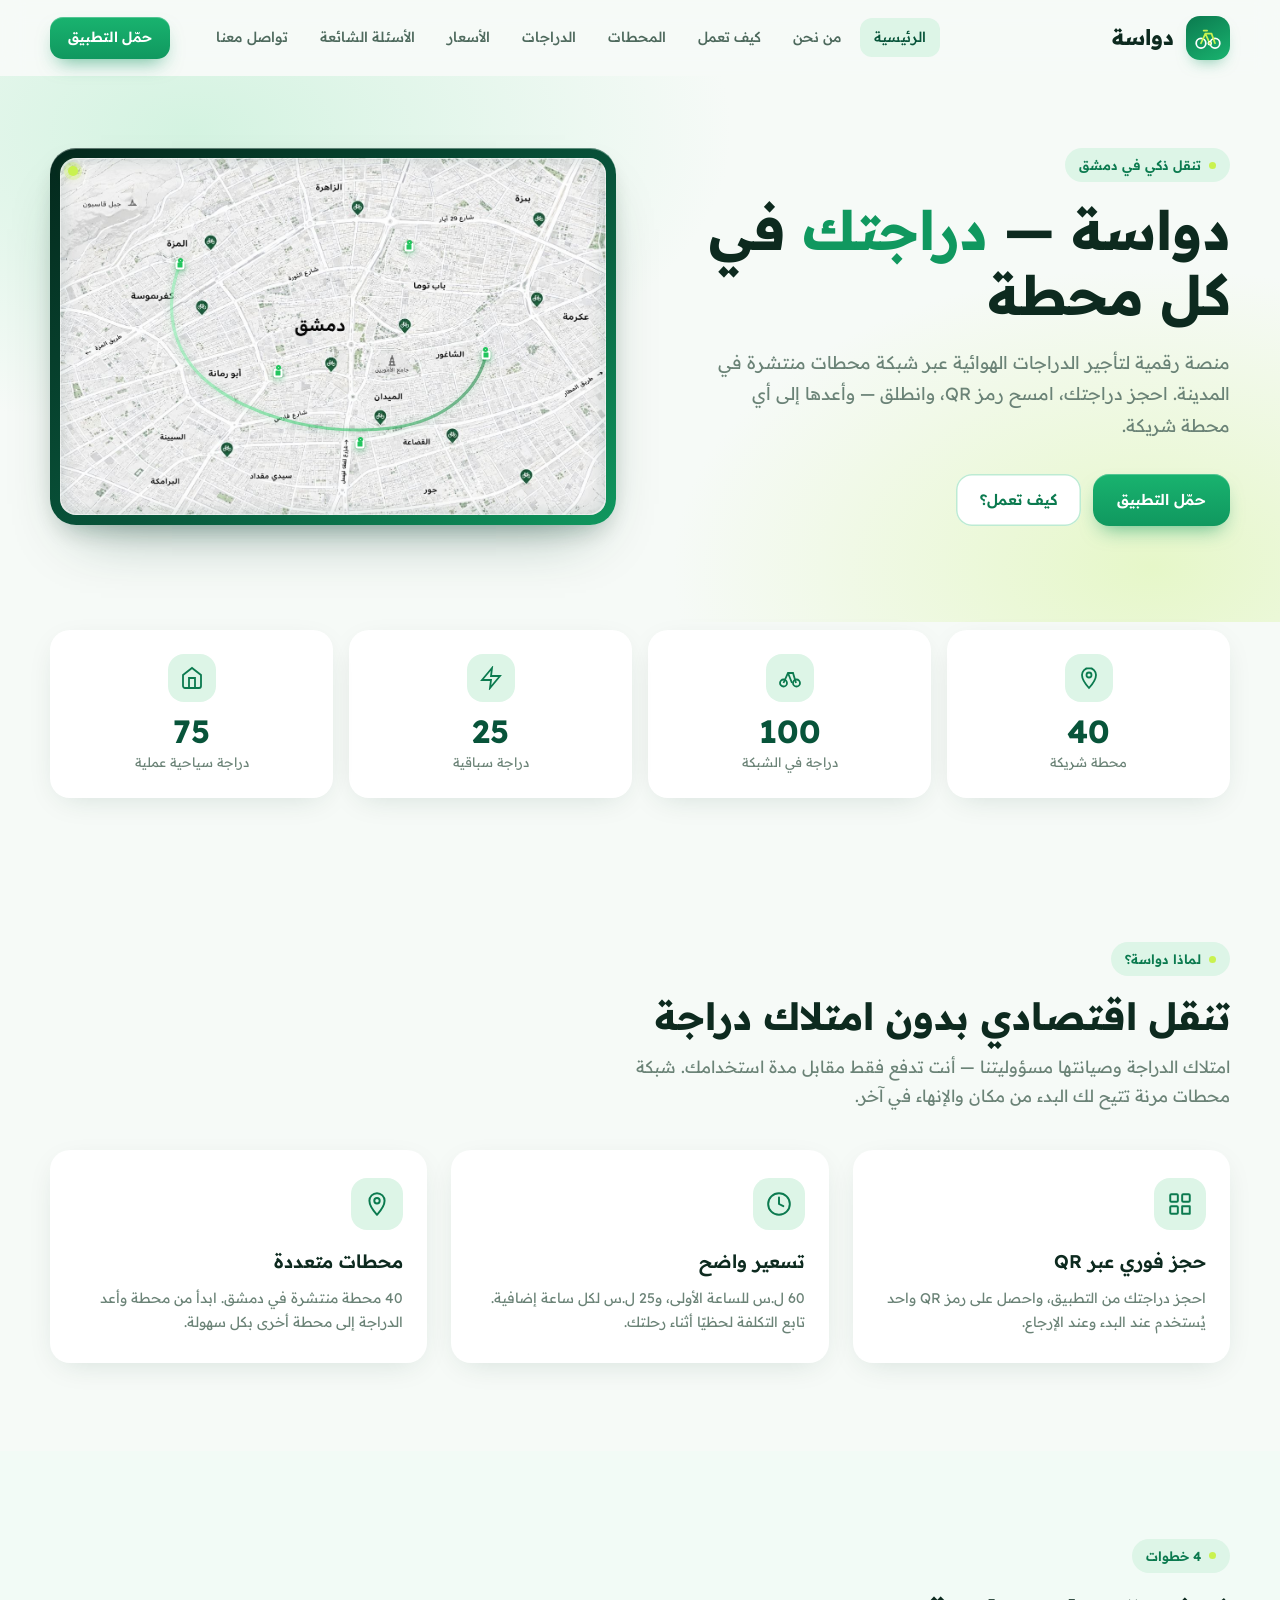
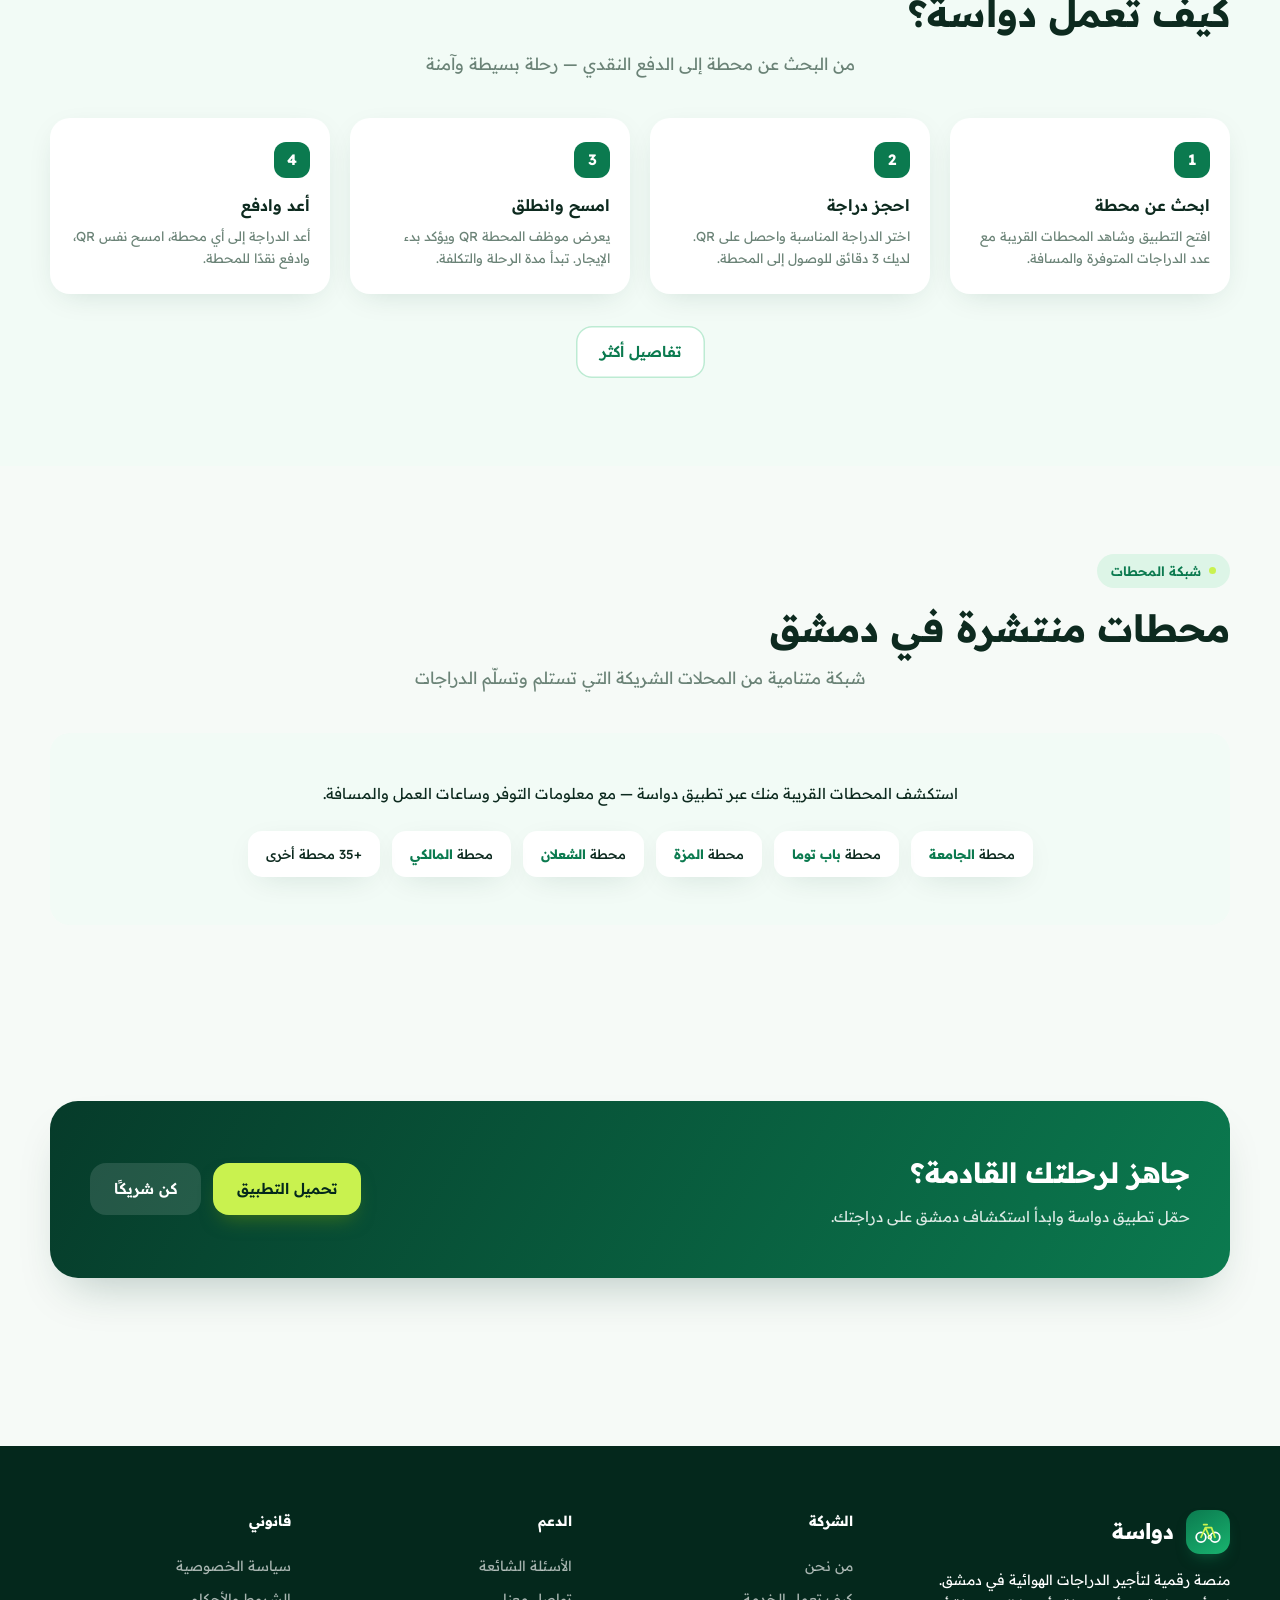
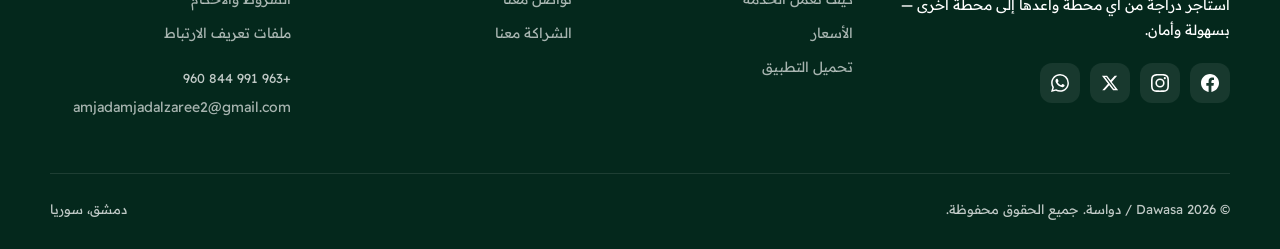
<file: index.html>
<!DOCTYPE html>
<html lang="ar" dir="rtl">
<head>
<meta charset="UTF-8">
<meta name="viewport" content="width=device-width, initial-scale=1">
<meta name="description" content="دواسة — منصة تأجير الدراجات الهوائية في دمشق. استأجر دراجة من أي محطة وأعدها إلى محطة أخرى.">
<title>دواسة | تأجير الدراجات الهوائية في دمشق</title>
<link rel="preconnect" href="https://fonts.googleapis.com">
<link rel="preconnect" href="https://fonts.gstatic.com" crossorigin>
<link href="https://fonts.googleapis.com/css2?family=Readex+Pro:wght@300;400;500;600;700&display=swap" rel="stylesheet">
<link rel="stylesheet" href="css/style.css">
</head>
<body>
<header class="site-header" id="site-header"></header>
<main>
  <section class="hero">
    <div class="container hero-grid">
      <div>
        <span class="eyebrow"><span class="dot"></span>تنقل ذكي في دمشق</span>
        <h1>دواسة — <em>دراجتك</em> في كل محطة</h1>
        <p class="hero-lead">منصة رقمية لتأجير الدراجات الهوائية عبر شبكة محطات منتشرة في المدينة. احجز دراجتك، امسح رمز QR، وانطلق — وأعدها إلى أي محطة شريكة.</p>
        <div class="btn-group">
          <a href="download.html" class="btn">حمّل التطبيق</a>
          <a href="how-it-works.html" class="btn ghost">كيف تعمل؟</a>
        </div>
      </div>
      <div class="hero-visual">
        <div class="map-frame">
          <div class="map-canvas">
            <img src="assets/images/damascus-map.jpg"
                 alt="خريطة محطات دواسة في دمشق"
                 loading="eager" decoding="async"
                 width="900" height="600">

            <svg class="map-overlay" viewBox="0 0 900 600"
                 preserveAspectRatio="xMidYMid slice"
                 aria-hidden="true" focusable="false">
              <defs>
                <linearGradient id="routeGrad" x1="0%" y1="0%" x2="100%" y2="0%">
                  <stop offset="0%" stop-color="#86efac"/>
                  <stop offset="50%" stop-color="#22c55e"/>
                  <stop offset="100%" stop-color="#15803d"/>
                </linearGradient>
              </defs>

              <!-- مسار طبيعي: S واسع في النصف السفلي، لا يمر بمنتصف الصورة -->
              <path id="heroRoute"
                    d="M 198 180
                       C 172 245, 178 325, 250 380
                       C 322 435, 440 465, 550 450
                       C 640 437, 690 385, 702 330"
                    fill="none"/>

              <!-- الخط المنقّط الثابت (خلفية) -->
              <use href="#heroRoute" stroke="rgba(255,255,255,.9)"
                   stroke-width="3" stroke-linecap="round"
                   stroke-dasharray="4 9"/>

              <!-- الخط المتدرّج الذي يُرسم -->
              <use href="#heroRoute" class="route-draw"
                   stroke="url(#routeGrad)"
                   stroke-width="5" stroke-linecap="round"
                   fill="none"/>

              <!-- أيقونة الدراجة: تذهب وتعود ببطء -->
              <g class="route-bike">
                <circle r="11" fill="#ffffff" opacity="0.96"/>
                <circle r="11" fill="none" stroke="#22c55e" stroke-width="1.8"/>
                <g transform="translate(-6.5,-5.2) scale(0.65)">
                  <circle cx="3.5" cy="9" r="4" fill="none"
                          stroke="#15803d" stroke-width="2"/>
                  <circle cx="16" cy="9" r="4" fill="none"
                          stroke="#15803d" stroke-width="2"/>
                  <path d="M3.5 9 L8 2.5 L14 2.5 L16 9 M8 2.5 L12 9"
                        fill="none" stroke="#15803d" stroke-width="2"
                        stroke-linecap="round" stroke-linejoin="round"/>
                </g>

                <!-- ذهاب وإياب (22 ثانية) -->
                <animateMotion dur="22s" repeatCount="indefinite" begin="3.6s"
                               keyPoints="0;1;1;0;0"
                               keyTimes="0;0.42;0.5;0.92;1"
                               calcMode="linear">
                  <mpath href="#heroRoute"/>
                </animateMotion>
              </g>
            </svg>

            <!-- نبضات المحطات -->
            <span class="station-dot" style="top:30%; left:22%;" data-name="الجامعة"></span>
            <span class="station-dot" style="top:25%; left:64%;" data-name="باب توما"></span>
            <span class="station-dot" style="top:60%; left:40%;" data-name="المزة"></span>
            <span class="station-dot" style="top:55%; left:78%;" data-name="الشعلان"></span>
            <span class="station-dot" style="top:80%; left:55%;" data-name="المالكي"></span>
          </div>
        </div>
      </div>
    </div>
  </section>

  <section class="section-sm">
    <div class="container stats-strip">
      <div class="stat-card">
        <div class="ic"><svg viewBox="0 0 24 24"><path d="M12 2C8.13 2 5 5.13 5 9c0 5.25 7 13 7 13s7-7.75 7-13c0-3.87-3.13-7-7-7z"/><circle cx="12" cy="9" r="2.5"/></svg></div>
        <b>40</b><span>محطة شريكة</span>
      </div>
      <div class="stat-card">
        <div class="ic"><svg viewBox="0 0 24 24"><circle cx="5.5" cy="17" r="3.5"/><circle cx="18.5" cy="17" r="3.5"/><path d="M5.5 17 10 7h5l3 10M10 7l4 10"/></svg></div>
        <b>100</b><span>دراجة في الشبكة</span>
      </div>
      <div class="stat-card">
        <div class="ic"><svg viewBox="0 0 24 24"><path d="M13 2 3 14h9l-1 8 10-12h-9l1-8z"/></svg></div>
        <b>25</b><span>دراجة سباقية</span>
      </div>
      <div class="stat-card">
        <div class="ic"><svg viewBox="0 0 24 24"><path d="M3 9l9-7 9 7v11a2 2 0 0 1-2 2H5a2 2 0 0 1-2-2z"/><polyline points="9 22 9 12 15 12 15 22"/></svg></div>
        <b>75</b><span>دراجة سياحية عملية</span>
      </div>
    </div>
  </section>

  <section class="section">
    <div class="container">
      <div class="eyebrow"><span class="dot"></span>لماذا دواسة؟</div>
      <h2 class="section-title">تنقل اقتصادي بدون امتلاك دراجة</h2>
      <p class="section-sub">امتلاك الدراجة وصيانتها مسؤوليتنا — أنت تدفع فقط مقابل مدة استخدامك. شبكة محطات مرنة تتيح لك البدء من مكان والإنهاء في آخر.</p>
      <div class="grid-3">
        <div class="card">
          <div class="ic"><svg viewBox="0 0 24 24"><rect x="3" y="3" width="7" height="7" rx="1"/><rect x="14" y="3" width="7" height="7" rx="1"/><rect x="3" y="14" width="7" height="7" rx="1"/><path d="M14 14h7v7h-7z"/></svg></div>
          <h3>حجز فوري عبر QR</h3>
          <p>احجز دراجتك من التطبيق، واحصل على رمز QR واحد يُستخدم عند البدء وعند الإرجاع.</p>
        </div>
        <div class="card">
          <div class="ic"><svg viewBox="0 0 24 24"><circle cx="12" cy="12" r="10"/><path d="M12 6v6l4 2"/></svg></div>
          <h3>تسعير واضح</h3>
          <p>60 ل.س للساعة الأولى، و25 ل.س لكل ساعة إضافية. تابع التكلفة لحظيًا أثناء رحلتك.</p>
        </div>
        <div class="card">
          <div class="ic"><svg viewBox="0 0 24 24"><path d="M12 2C8.13 2 5 5.13 5 9c0 5.25 7 13 7 13s7-7.75 7-13c0-3.87-3.13-7-7-7z"/><circle cx="12" cy="9" r="2.5"/></svg></div>
          <h3>محطات متعددة</h3>
          <p>40 محطة منتشرة في دمشق. ابدأ من محطة وأعد الدراجة إلى محطة أخرى بكل سهولة.</p>
        </div>
      </div>
    </div>
  </section>

  <section class="section" style="background:var(--g50)">
    <div class="container">
      <div class="eyebrow"><span class="dot"></span>4 خطوات</div>
      <h2 class="section-title">كيف تعمل دواسة؟</h2>
      <p class="section-sub center">من البحث عن محطة إلى الدفع النقدي — رحلة بسيطة وآمنة</p>
      <div class="steps">
        <div class="step"><h3>ابحث عن محطة</h3><p>افتح التطبيق وشاهد المحطات القريبة مع عدد الدراجات المتوفرة والمسافة.</p></div>
        <div class="step"><h3>احجز دراجة</h3><p>اختر الدراجة المناسبة واحصل على QR. لديك 3 دقائق للوصول إلى المحطة.</p></div>
        <div class="step"><h3>امسح وانطلق</h3><p>يعرض موظف المحطة QR ويؤكد بدء الإيجار. تبدأ مدة الرحلة والتكلفة.</p></div>
        <div class="step"><h3>أعد وادفع</h3><p>أعد الدراجة إلى أي محطة، امسح نفس QR، وادفع نقدًا للمحطة.</p></div>
      </div>
      <p style="text-align:center;margin-top:32px"><a href="how-it-works.html" class="btn ghost">تفاصيل أكثر</a></p>
    </div>
  </section>

  <section class="section">
    <div class="container">
      <div class="eyebrow"><span class="dot"></span>شبكة المحطات</div>
      <h2 class="section-title">محطات منتشرة في دمشق</h2>
      <p class="section-sub center">شبكة متنامية من المحلات الشريكة التي تستلم وتسلّم الدراجات</p>
      <div class="map-section">
        <p>استكشف المحطات القريبة منك عبر تطبيق دواسة — مع معلومات التوفر وساعات العمل والمسافة.</p>
        <div class="map-dots">
          <span class="map-dot">محطة <b>الجامعة</b></span>
          <span class="map-dot">محطة <b>باب توما</b></span>
          <span class="map-dot">محطة <b>المزة</b></span>
          <span class="map-dot">محطة <b>الشعلان</b></span>
          <span class="map-dot">محطة <b>المالكي</b></span>
          <span class="map-dot">+35 محطة أخرى</span>
        </div>
      </div>
    </div>
  </section>

  <section class="section">
    <div class="container">
      <div class="cta-band">
        <div>
          <h2>جاهز لرحلتك القادمة؟</h2>
          <p>حمّل تطبيق دواسة وابدأ استكشاف دمشق على دراجتك.</p>
        </div>
        <div class="btn-group">
          <a href="download.html" class="btn lime">تحميل التطبيق</a>
          <a href="partnership.html" class="btn ghost" style="background:rgba(255,255,255,0.12);color:#fff;box-shadow:none">كن شريكًا</a>
        </div>
      </div>
    </div>
  </section>
</main>
<footer class="site-footer" id="site-footer"></footer>
<script src="js/main.js"></script>
</body>
</html>
</file>
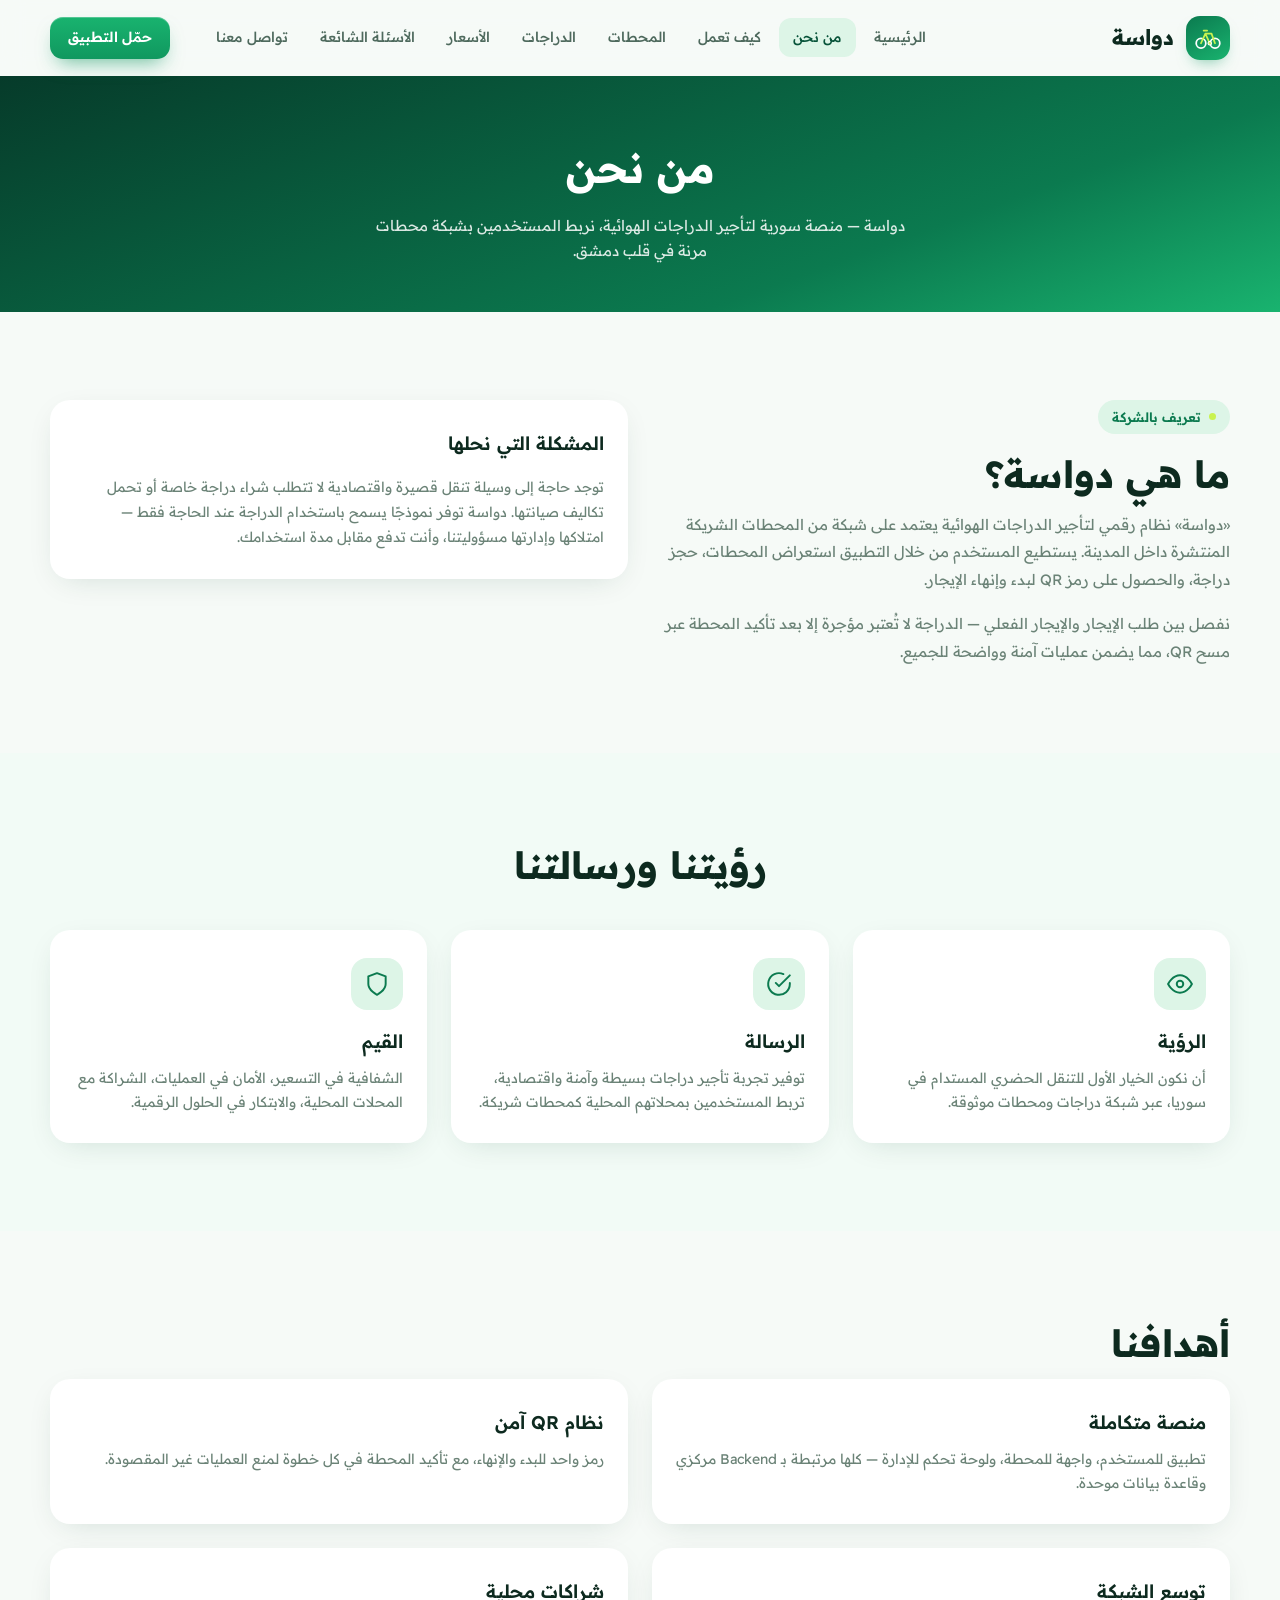
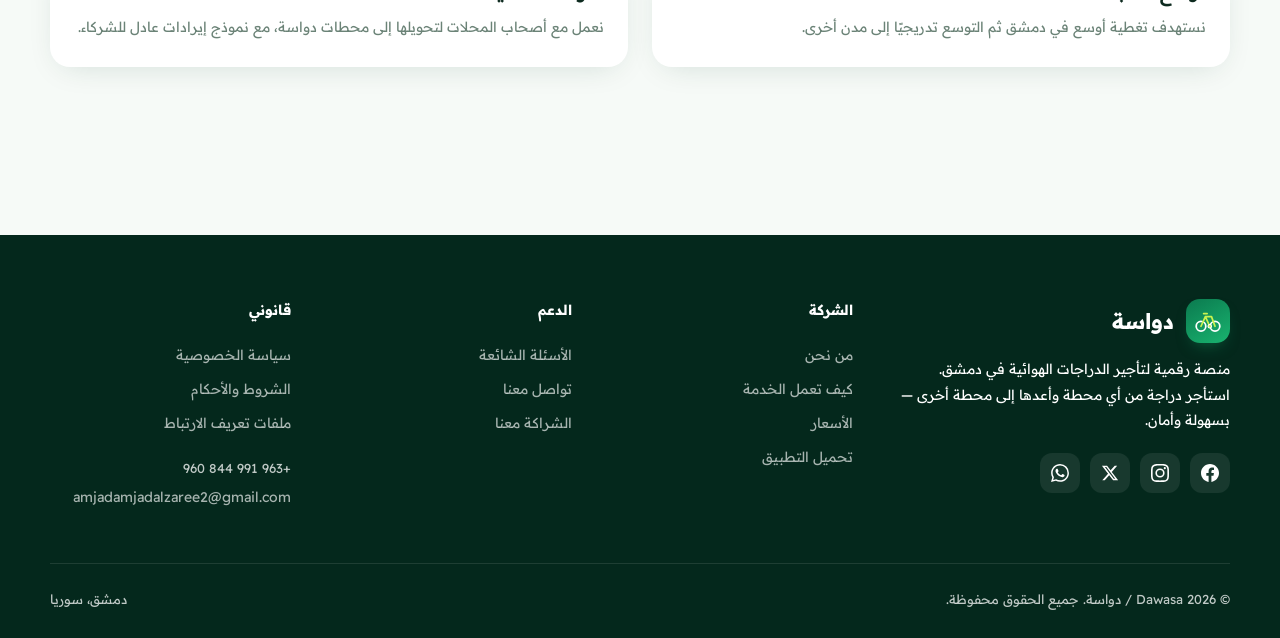
<file: about.html>
<!DOCTYPE html>
<html lang="ar" dir="rtl">
<head>
<meta charset="UTF-8">
<meta name="viewport" content="width=device-width, initial-scale=1">
<meta name="description" content="تعرف على دواسة — رؤيتنا ورسالتنا وقيمنا في تأجير الدراجات الهوائية بدمشق.">
<title>من نحن | دواسة</title>
<link rel="preconnect" href="https://fonts.googleapis.com">
<link rel="preconnect" href="https://fonts.gstatic.com" crossorigin>
<link href="https://fonts.googleapis.com/css2?family=Readex+Pro:wght@300;400;500;600;700&display=swap" rel="stylesheet">
<link rel="stylesheet" href="css/style.css">
</head>
<body>
<header class="site-header" id="site-header"></header>
<main>
  <section class="page-hero">
    <div class="container">
      <h1>من نحن</h1>
      <p>دواسة — منصة سورية لتأجير الدراجات الهوائية، نربط المستخدمين بشبكة محطات مرنة في قلب دمشق.</p>
    </div>
  </section>

  <section class="section">
    <div class="container grid-2" style="align-items:start">
      <div>
        <div class="eyebrow"><span class="dot"></span>تعريف بالشركة</div>
        <h2 class="section-title">ما هي دواسة؟</h2>
        <p style="color:var(--mut);line-height:1.85;margin-bottom:16px">«دواسة» نظام رقمي لتأجير الدراجات الهوائية يعتمد على شبكة من المحطات الشريكة المنتشرة داخل المدينة. يستطيع المستخدم من خلال التطبيق استعراض المحطات، حجز دراجة، والحصول على رمز QR لبدء وإنهاء الإيجار.</p>
        <p style="color:var(--mut);line-height:1.85">نفصل بين طلب الإيجار والإيجار الفعلي — الدراجة لا تُعتبر مؤجرة إلا بعد تأكيد المحطة عبر مسح QR، مما يضمن عمليات آمنة وواضحة للجميع.</p>
      </div>
      <div class="card">
        <h3 style="margin-bottom:16px">المشكلة التي نحلها</h3>
        <p style="color:var(--mut);font-size:14px;line-height:1.8">توجد حاجة إلى وسيلة تنقل قصيرة واقتصادية لا تتطلب شراء دراجة خاصة أو تحمل تكاليف صيانتها. دواسة توفر نموذجًا يسمح باستخدام الدراجة عند الحاجة فقط — امتلاكها وإدارتها مسؤوليتنا، وأنت تدفع مقابل مدة استخدامك.</p>
      </div>
    </div>
  </section>

  <section class="section" style="background:var(--g50)">
    <div class="container">
      <h2 class="section-title" style="text-align:center">رؤيتنا ورسالتنا</h2>
      <div class="grid-3" style="margin-top:40px">
        <div class="card">
          <div class="ic"><svg viewBox="0 0 24 24"><path d="M1 12s4-8 11-8 11 8 11 8-4 8-11 8-11-8-11-8z"/><circle cx="12" cy="12" r="3"/></svg></div>
          <h3>الرؤية</h3>
          <p>أن نكون الخيار الأول للتنقل الحضري المستدام في سوريا، عبر شبكة دراجات ومحطات موثوقة.</p>
        </div>
        <div class="card">
          <div class="ic"><svg viewBox="0 0 24 24"><path d="M22 11.08V12a10 10 0 1 1-5.93-9.14"/><polyline points="22 4 12 14.01 9 11.01"/></svg></div>
          <h3>الرسالة</h3>
          <p>توفير تجربة تأجير دراجات بسيطة وآمنة واقتصادية، تربط المستخدمين بمحلاتهم المحلية كمحطات شريكة.</p>
        </div>
        <div class="card">
          <div class="ic"><svg viewBox="0 0 24 24"><path d="M12 22s8-4 8-10V5l-8-3-8 3v7c0 6 8 10 8 10z"/></svg></div>
          <h3>القيم</h3>
          <p>الشفافية في التسعير، الأمان في العمليات، الشراكة مع المحلات المحلية، والابتكار في الحلول الرقمية.</p>
        </div>
      </div>
    </div>
  </section>

  <section class="section">
    <div class="container">
      <h2 class="section-title">أهدافنا</h2>
      <div class="grid-2">
        <div class="card"><h3>منصة متكاملة</h3><p style="color:var(--mut);margin-top:8px;font-size:14px">تطبيق للمستخدم، واجهة للمحطة، ولوحة تحكم للإدارة — كلها مرتبطة بـ Backend مركزي وقاعدة بيانات موحدة.</p></div>
        <div class="card"><h3>نظام QR آمن</h3><p style="color:var(--mut);margin-top:8px;font-size:14px">رمز واحد للبدء والإنهاء، مع تأكيد المحطة في كل خطوة لمنع العمليات غير المقصودة.</p></div>
        <div class="card"><h3>توسع الشبكة</h3><p style="color:var(--mut);margin-top:8px;font-size:14px">نستهدف تغطية أوسع في دمشق ثم التوسع تدريجيًا إلى مدن أخرى.</p></div>
        <div class="card"><h3>شراكات محلية</h3><p style="color:var(--mut);margin-top:8px;font-size:14px">نعمل مع أصحاب المحلات لتحويلها إلى محطات دواسة، مع نموذج إيرادات عادل للشركاء.</p></div>
      </div>
    </div>
  </section>
</main>
<footer class="site-footer" id="site-footer"></footer>
<script src="js/main.js"></script>
</body>
</html>
</file>
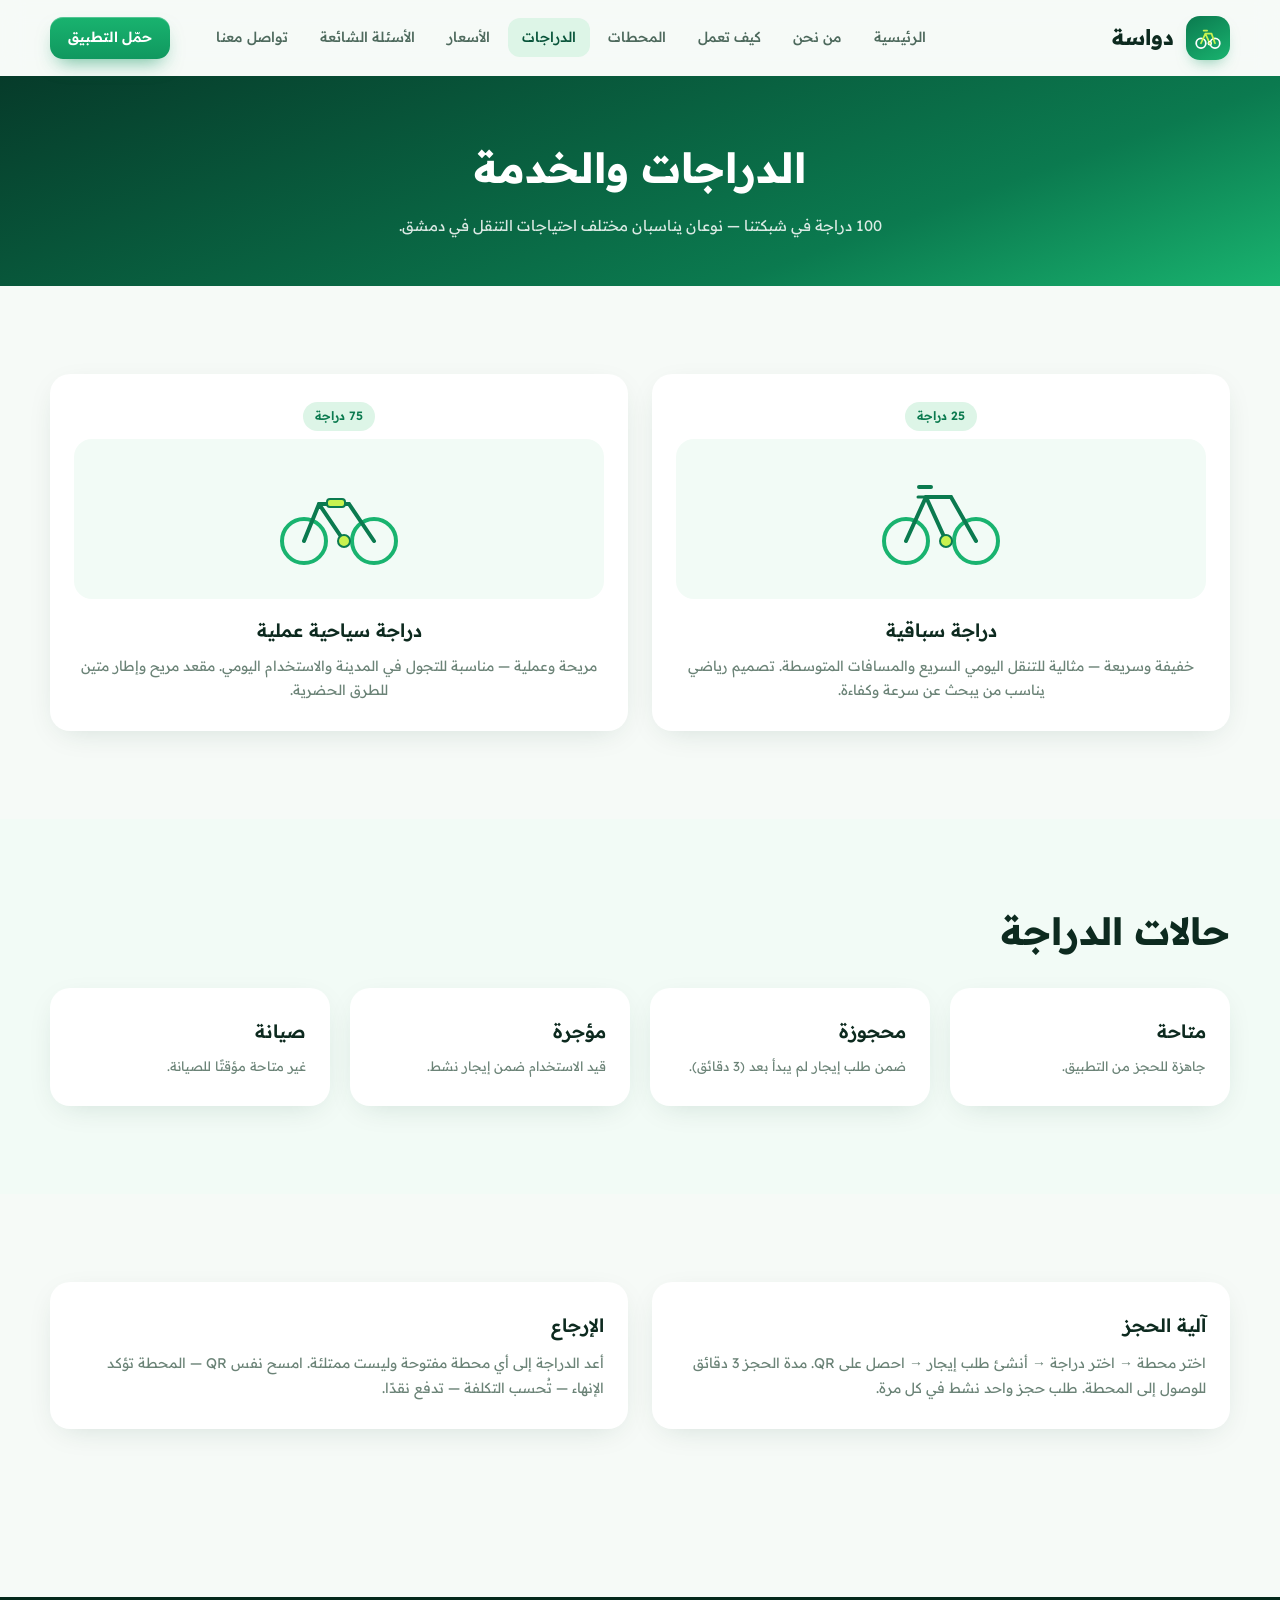
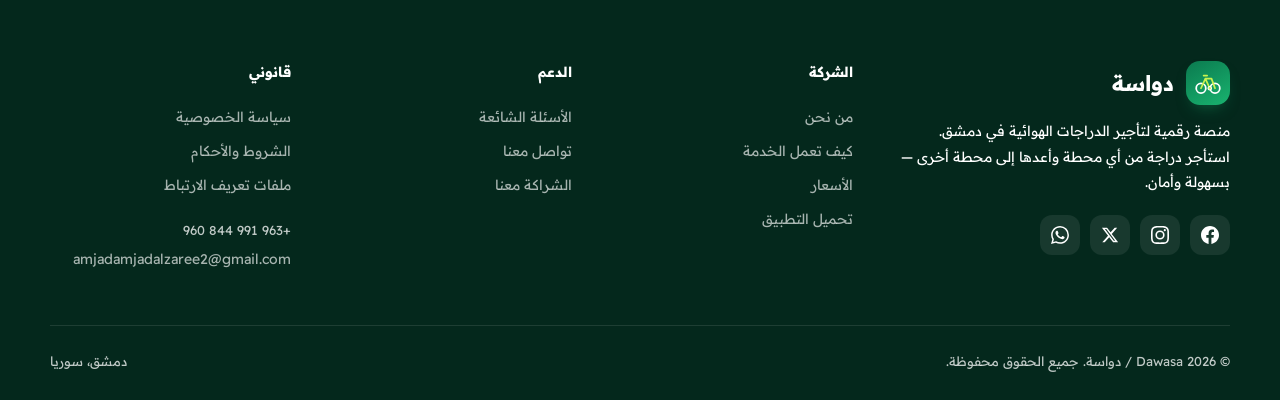
<file: bikes.html>
<!DOCTYPE html>
<html lang="ar" dir="rtl">
<head>
<meta charset="UTF-8">
<meta name="viewport" content="width=device-width, initial-scale=1">
<meta name="description" content="دراجات دواسة — سباقية وسياحية عملية ضمن شبكة 100 دراجة.">
<title>الدراجات | دواسة</title>
<link rel="preconnect" href="https://fonts.googleapis.com">
<link rel="preconnect" href="https://fonts.gstatic.com" crossorigin>
<link href="https://fonts.googleapis.com/css2?family=Readex+Pro:wght@300;400;500;600;700&display=swap" rel="stylesheet">
<link rel="stylesheet" href="css/style.css">
</head>
<body>
<header class="site-header" id="site-header"></header>
<main>
  <section class="page-hero">
    <div class="container">
      <h1>الدراجات والخدمة</h1>
      <p>100 دراجة في شبكتنا — نوعان يناسبان مختلف احتياجات التنقل في دمشق.</p>
    </div>
  </section>

  <section class="section">
    <div class="container grid-2">
      <div class="card bike-card">
        <span class="tag">25 دراجة</span>
        <div class="bike-art">
          <svg width="140" height="100" viewBox="0 0 140 100" fill="none">
            <circle cx="35" cy="72" r="22" stroke="#19B36F" stroke-width="4"/>
            <circle cx="105" cy="72" r="22" stroke="#19B36F" stroke-width="4"/>
            <path d="M35 72 55 28h25l25 44M55 28l20 44M48 18h12" stroke="#0B7A4F" stroke-width="4" stroke-linecap="round"/>
            <circle cx="75" cy="72" r="6" fill="#C9F24F" stroke="#0B7A4F" stroke-width="2"/>
            <path d="M55 28h-8" stroke="#0B7A4F" stroke-width="3" stroke-linecap="round"/>
          </svg>
        </div>
        <h3>دراجة سباقية</h3>
        <p style="color:var(--mut);font-size:14px;line-height:1.75;margin-top:8px">خفيفة وسريعة — مثالية للتنقل اليومي السريع والمسافات المتوسطة. تصميم رياضي يناسب من يبحث عن سرعة وكفاءة.</p>
      </div>
      <div class="card bike-card">
        <span class="tag">75 دراجة</span>
        <div class="bike-art">
          <svg width="140" height="100" viewBox="0 0 140 100" fill="none">
            <circle cx="35" cy="72" r="22" stroke="#19B36F" stroke-width="4"/>
            <circle cx="105" cy="72" r="22" stroke="#19B36F" stroke-width="4"/>
            <path d="M35 72 50 35h30l25 37M50 35l25 37" stroke="#0B7A4F" stroke-width="4" stroke-linecap="round"/>
            <rect x="58" y="30" width="18" height="8" rx="3" fill="#C9F24F" stroke="#0B7A4F" stroke-width="2"/>
            <circle cx="75" cy="72" r="6" fill="#C9F24F" stroke="#0B7A4F" stroke-width="2"/>
          </svg>
        </div>
        <h3>دراجة سياحية عملية</h3>
        <p style="color:var(--mut);font-size:14px;line-height:1.75;margin-top:8px">مريحة وعملية — مناسبة للتجول في المدينة والاستخدام اليومي. مقعد مريح وإطار متين للطرق الحضرية.</p>
      </div>
    </div>
  </section>

  <section class="section" style="background:var(--g50)">
    <div class="container">
      <h2 class="section-title">حالات الدراجة</h2>
      <div class="grid-4" style="margin-top:32px">
        <div class="card"><h3>متاحة</h3><p style="color:var(--mut);font-size:13px;margin-top:6px">جاهزة للحجز من التطبيق.</p></div>
        <div class="card"><h3>محجوزة</h3><p style="color:var(--mut);font-size:13px;margin-top:6px">ضمن طلب إيجار لم يبدأ بعد (3 دقائق).</p></div>
        <div class="card"><h3>مؤجرة</h3><p style="color:var(--mut);font-size:13px;margin-top:6px">قيد الاستخدام ضمن إيجار نشط.</p></div>
        <div class="card"><h3>صيانة</h3><p style="color:var(--mut);font-size:13px;margin-top:6px">غير متاحة مؤقتًا للصيانة.</p></div>
      </div>
    </div>
  </section>

  <section class="section">
    <div class="container grid-2">
      <div class="card">
        <h3>آلية الحجز</h3>
        <p style="color:var(--mut);font-size:14px;line-height:1.8;margin-top:10px">اختر محطة → اختر دراجة → أنشئ طلب إيجار → احصل على QR. مدة الحجز 3 دقائق للوصول إلى المحطة. طلب حجز واحد نشط في كل مرة.</p>
      </div>
      <div class="card">
        <h3>الإرجاع</h3>
        <p style="color:var(--mut);font-size:14px;line-height:1.8;margin-top:10px">أعد الدراجة إلى أي محطة مفتوحة وليست ممتلئة. امسح نفس QR — المحطة تؤكد الإنهاء — تُحسب التكلفة — تدفع نقدًا.</p>
      </div>
    </div>
  </section>
</main>
<footer class="site-footer" id="site-footer"></footer>
<script src="js/main.js"></script>
</body>
</html>
</file>
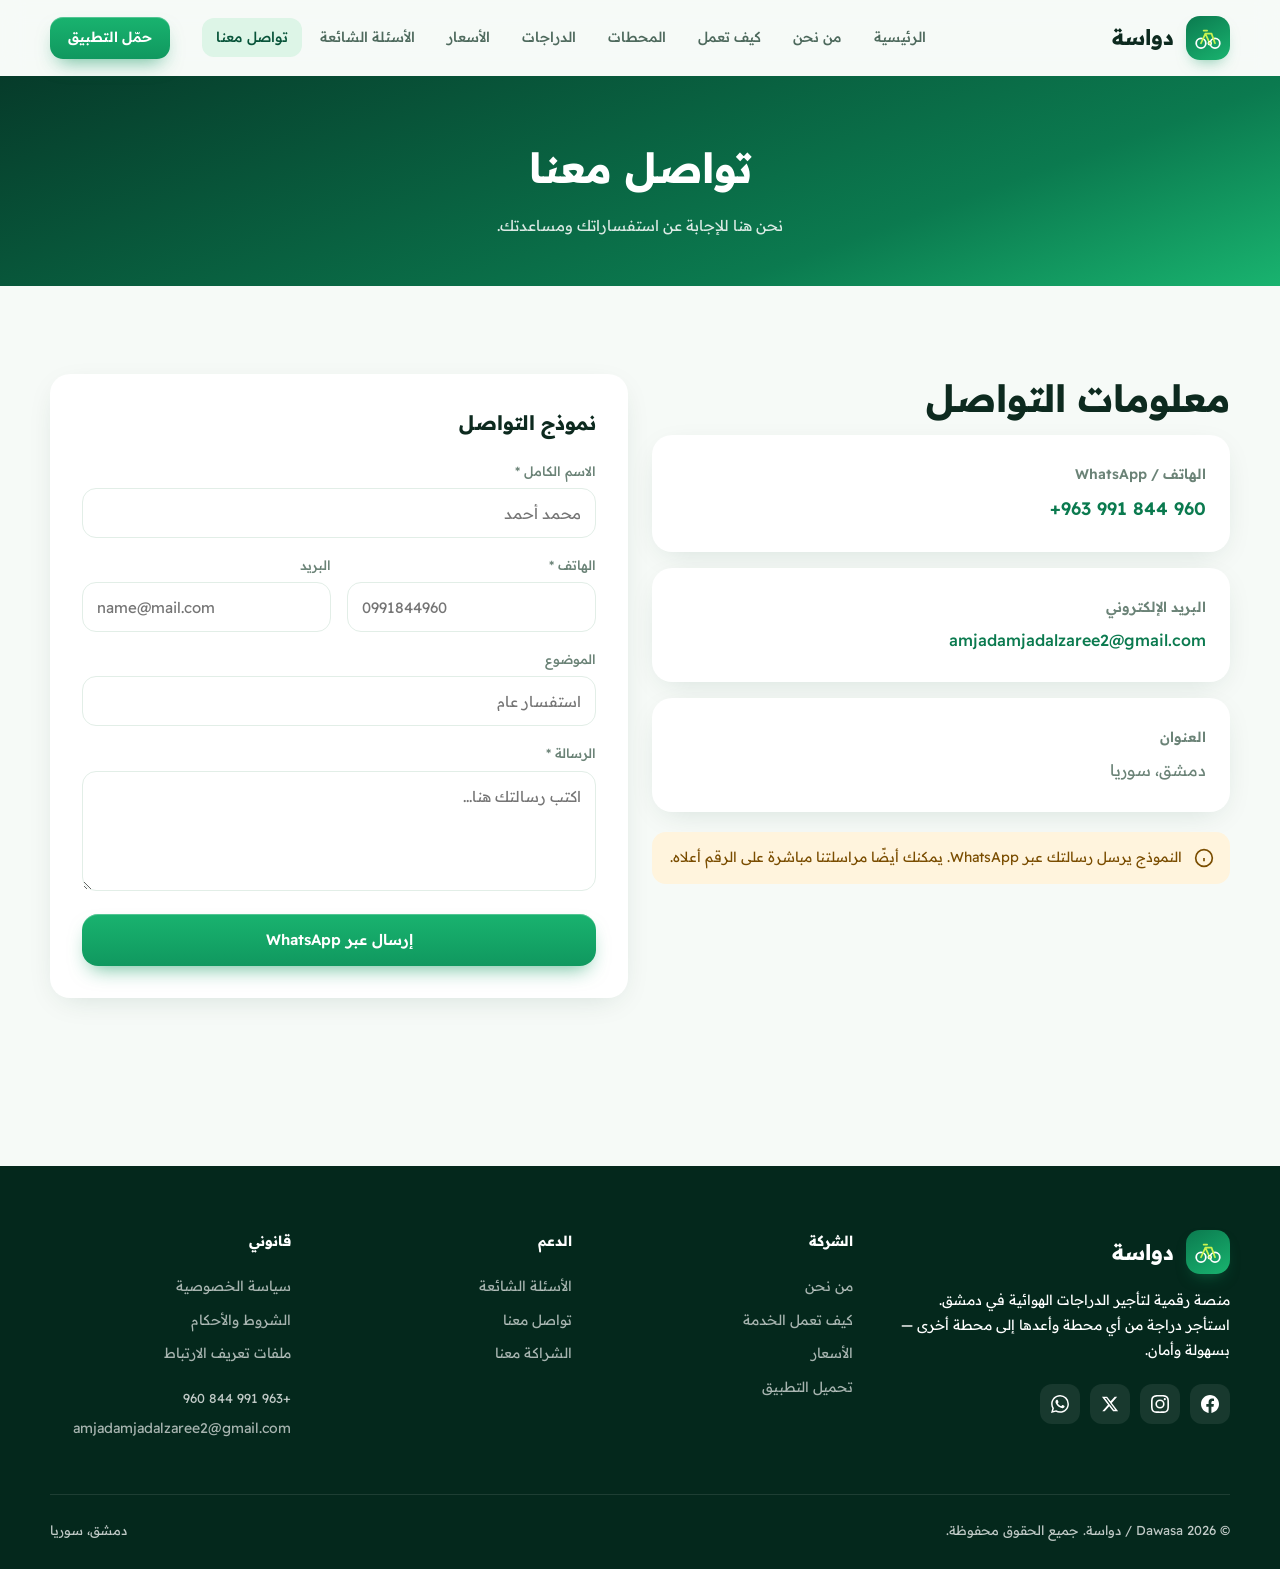
<file: contact.html>
<!DOCTYPE html>
<html lang="ar" dir="rtl">
<head>
<meta charset="UTF-8">
<meta name="viewport" content="width=device-width, initial-scale=1">
<meta name="description" content="تواصل مع دواسة — هاتف، بريد، WhatsApp، ونموذج تواصل.">
<title>تواصل معنا | دواسة</title>
<link rel="preconnect" href="https://fonts.googleapis.com">
<link rel="preconnect" href="https://fonts.gstatic.com" crossorigin>
<link href="https://fonts.googleapis.com/css2?family=Readex+Pro:wght@300;400;500;600;700&display=swap" rel="stylesheet">
<link rel="stylesheet" href="css/style.css">
</head>
<body>
<header class="site-header" id="site-header"></header>
<main>
  <section class="page-hero">
    <div class="container">
      <h1>تواصل معنا</h1>
      <p>نحن هنا للإجابة عن استفساراتك ومساعدتك.</p>
    </div>
  </section>

  <section class="section">
    <div class="container grid-2">
      <div>
        <h2 class="section-title">معلومات التواصل</h2>
        <div class="card" style="margin-bottom:16px">
          <h3 style="font-size:14px;color:var(--mut);margin-bottom:6px">الهاتف / WhatsApp</h3>
          <p style="font-size:18px;font-weight:600"><a href="tel:+963991844960" dir="ltr">+963 991 844 960</a></p>
        </div>
        <div class="card" style="margin-bottom:16px">
          <h3 style="font-size:14px;color:var(--mut);margin-bottom:6px">البريد الإلكتروني</h3>
          <p style="font-size:16px;font-weight:500"><a href="mailto:amjadamjadalzaree2@gmail.com">amjadamjadalzaree2@gmail.com</a></p>
        </div>
        <div class="card">
          <h3 style="font-size:14px;color:var(--mut);margin-bottom:6px">العنوان</h3>
          <p style="font-size:16px">دمشق، سوريا</p>
        </div>
        <div class="notice" style="margin-top:20px">
          <svg viewBox="0 0 24 24"><circle cx="12" cy="12" r="10"/><path d="M12 16v-4M12 8h.01"/></svg>
          <span>النموذج يرسل رسالتك عبر WhatsApp. يمكنك أيضًا مراسلتنا مباشرة على الرقم أعلاه.</span>
        </div>
      </div>
      <div class="form-card">
        <h2 style="font-size:1.25rem;margin-bottom:20px">نموذج التواصل</h2>
        <form id="contactForm">
          <div class="field"><label for="name">الاسم الكامل *</label><input id="name" name="name" required placeholder="محمد أحمد"></div>
          <div class="form-row">
            <div class="field"><label for="phone">الهاتف *</label><input id="phone" name="phone" type="tel" required placeholder="0991844960" dir="ltr"></div>
            <div class="field"><label for="email">البريد</label><input id="email" name="email" type="email" placeholder="name@mail.com" dir="ltr"></div>
          </div>
          <div class="field"><label for="subject">الموضوع</label><input id="subject" name="subject" placeholder="استفسار عام"></div>
          <div class="field"><label for="message">الرسالة *</label><textarea id="message" name="message" required placeholder="اكتب رسالتك هنا..."></textarea><span class="err-msg">يرجى تعبئة الحقول المطلوبة بشكل صحيح</span></div>
          <button type="submit" class="btn" style="width:100%">إرسال عبر WhatsApp</button>
        </form>
      </div>
    </div>
  </section>
</main>
<footer class="site-footer" id="site-footer"></footer>
<script src="js/main.js"></script>
</body>
</html>
</file>
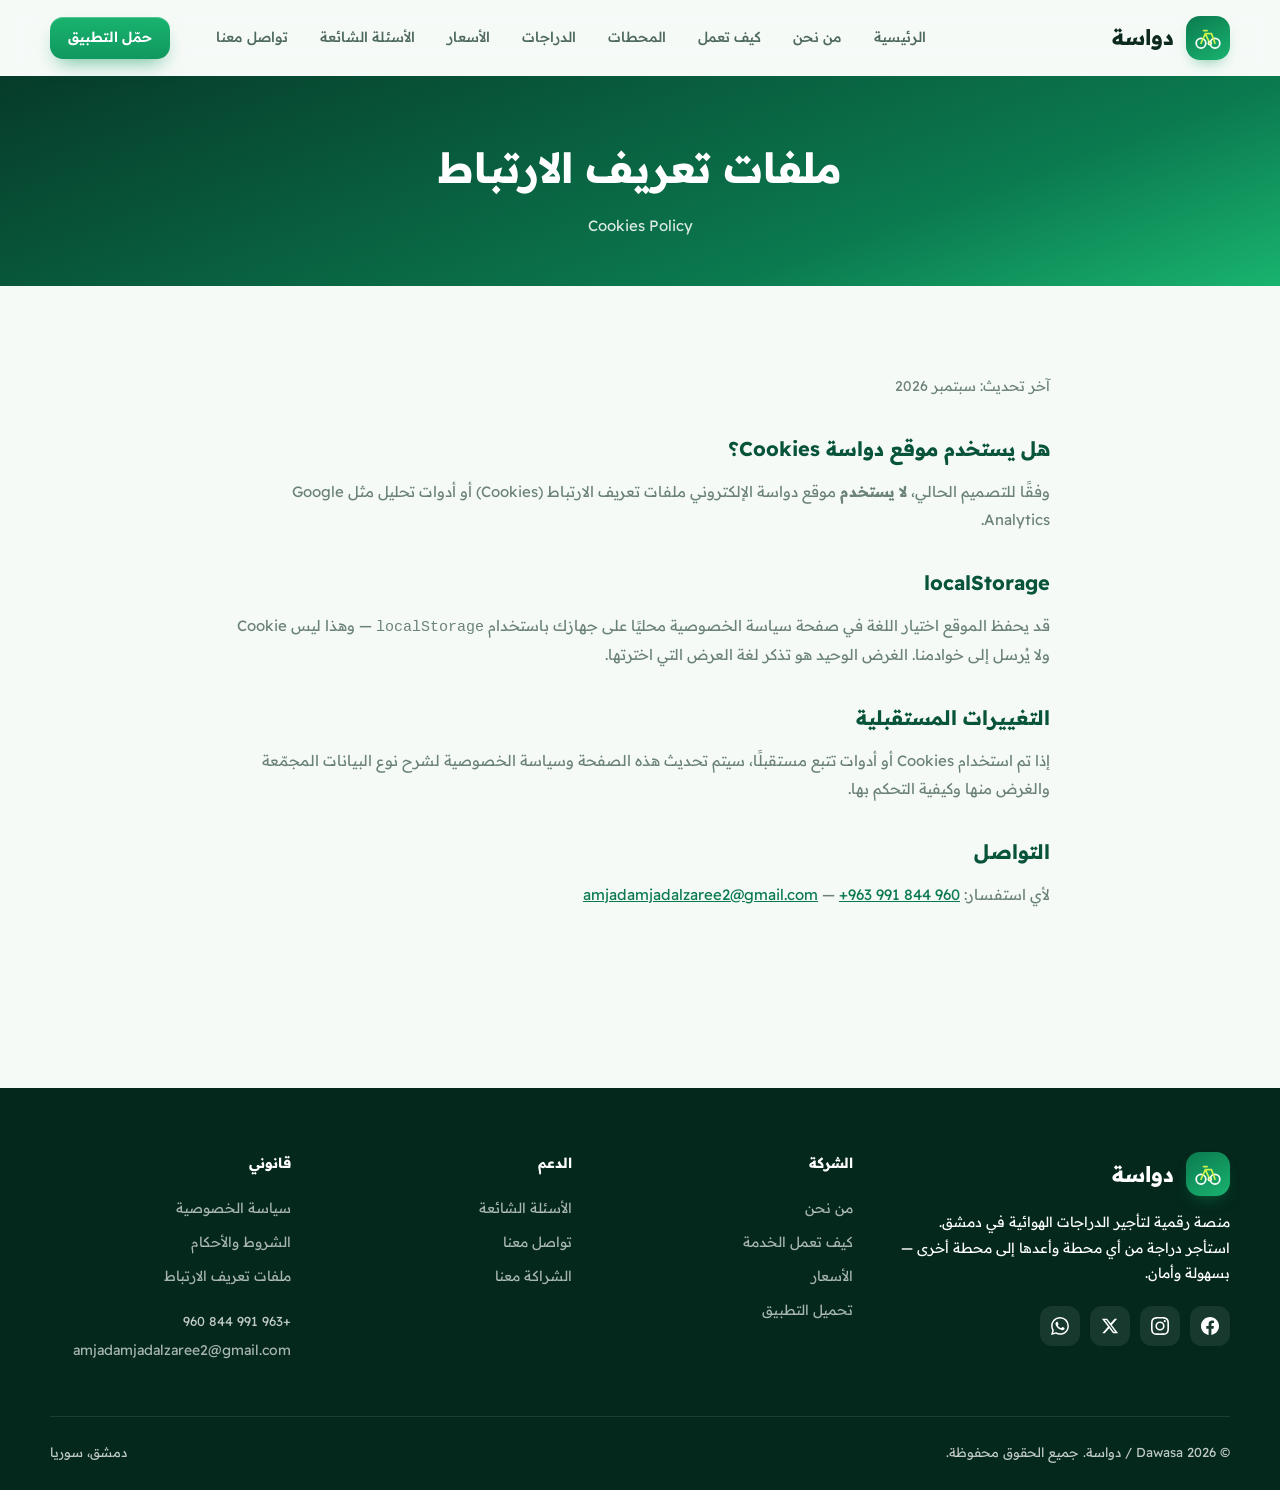
<file: cookies.html>
<!DOCTYPE html>
<html lang="ar" dir="rtl">
<head>
<meta charset="UTF-8">
<meta name="viewport" content="width=device-width, initial-scale=1">
<title>ملفات تعريف الارتباط | دواسة</title>
<link rel="preconnect" href="https://fonts.googleapis.com">
<link rel="preconnect" href="https://fonts.gstatic.com" crossorigin>
<link href="https://fonts.googleapis.com/css2?family=Readex+Pro:wght@300;400;500;600;700&display=swap" rel="stylesheet">
<link rel="stylesheet" href="css/style.css">
</head>
<body>
<header class="site-header" id="site-header"></header>
<main>
  <section class="page-hero"><div class="container"><h1>ملفات تعريف الارتباط</h1><p>Cookies Policy</p></div></section>
  <section class="section"><div class="container prose">
    <p class="meta">آخر تحديث: سبتمبر 2026</p>
    <h2>هل يستخدم موقع دواسة Cookies؟</h2>
    <p>وفقًا للتصميم الحالي، <strong>لا يستخدم</strong> موقع دواسة الإلكتروني ملفات تعريف الارتباط (Cookies) أو أدوات تحليل مثل Google Analytics.</p>
    <h2>localStorage</h2>
    <p>قد يحفظ الموقع اختيار اللغة في صفحة سياسة الخصوصية محليًا على جهازك باستخدام <code>localStorage</code> — وهذا ليس Cookie ولا يُرسل إلى خوادمنا. الغرض الوحيد هو تذكر لغة العرض التي اخترتها.</p>
    <h2>التغييرات المستقبلية</h2>
    <p>إذا تم استخدام Cookies أو أدوات تتبع مستقبلًا، سيتم تحديث هذه الصفحة وسياسة الخصوصية لشرح نوع البيانات المجمّعة والغرض منها وكيفية التحكم بها.</p>
    <h2>التواصل</h2>
    <p>لأي استفسار: <a href="mailto:amjadamjadalzaree2@gmail.com">amjadamjadalzaree2@gmail.com</a> — <a href="tel:+963991844960">+963 991 844 960</a></p>
  </div></section>
</main>
<footer class="site-footer" id="site-footer"></footer>
<script src="js/main.js"></script>
</body>
</html>
</file>
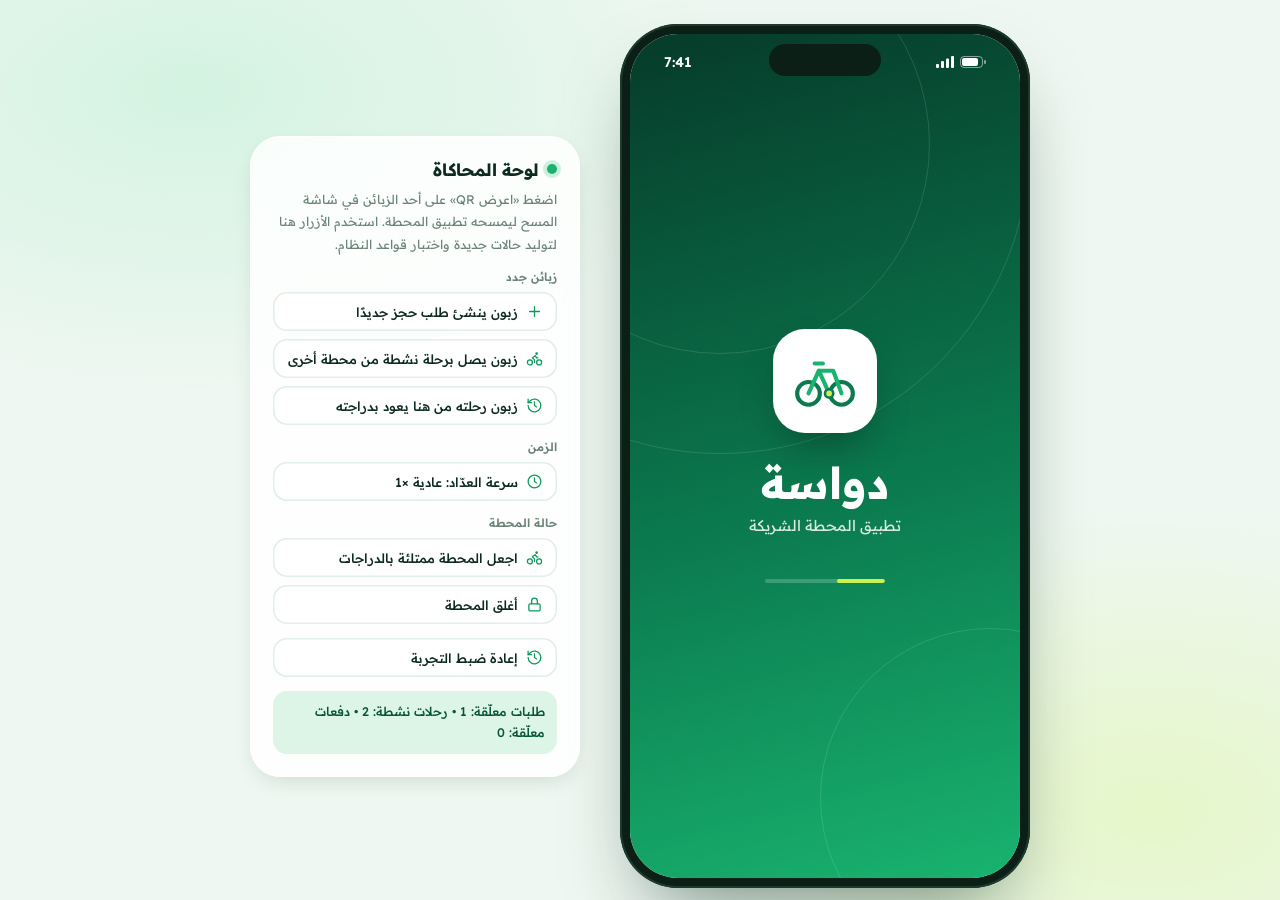
<file: dawwasa-station-app.html>
<!DOCTYPE html>
<html lang="ar" dir="rtl">
<head>
<meta charset="UTF-8">
<meta name="viewport" content="width=device-width, initial-scale=1, viewport-fit=cover">
<title>دواسة — تطبيق المحطة</title>
<link rel="preconnect" href="https://fonts.googleapis.com">
<link rel="preconnect" href="https://fonts.gstatic.com" crossorigin>
<link href="https://fonts.googleapis.com/css2?family=Readex+Pro:wght@300;400;500;600;700&display=swap" rel="stylesheet">
<style>
:root{
  --g950:#04281C; --g900:#063B2A; --g800:#08543A; --g700:#0B7A4F; --g600:#10985F; --g500:#19B36F; --g400:#4CCB92;
  --g200:#BDEBD3; --g100:#DDF5E7; --g50:#F2FBF6;
  --lime:#C9F24F; --ink:#0D2A1F; --mut:#6B8377; --line:#E2EEE7; --bg:#F6FAF7;
  --amber:#F5A524; --amber-bg:#FFF4DD; --red:#E5484D; --red-bg:#FFE9EA; --blue:#2E90FA;
  --shadow:0 8px 24px -10px rgba(6,59,42,.22);
  --ease:cubic-bezier(.2,.8,.2,1);
}
*{box-sizing:border-box;margin:0;padding:0;-webkit-tap-highlight-color:transparent}
html,body{height:100%}
body{font-family:'Readex Pro','Segoe UI',Tahoma,sans-serif;color:var(--ink);background:
  radial-gradient(900px 500px at 15% 10%,#D4F3E1 0,transparent 60%),
  radial-gradient(800px 500px at 90% 90%,#E6F7C9 0,transparent 60%),#EEF7F1;
  display:flex;align-items:center;justify-content:center;gap:40px;flex-wrap:wrap;padding:24px;overflow-x:hidden}
button{font:inherit;color:inherit;border:0;background:none;cursor:pointer}
input,select{font:inherit;color:inherit}
svg.i{width:22px;height:22px;fill:none;stroke:currentColor;stroke-width:1.8;stroke-linecap:round;stroke-linejoin:round;flex:none}
:focus-visible{outline:2px solid var(--g500);outline-offset:2px}

.device{width:410px;height:864px;padding:10px;background:#0c1f16;border-radius:58px;box-shadow:0 40px 80px -30px rgba(4,40,28,.55),inset 0 0 0 2px #1d3a2c;flex:none;position:relative}
.phone{width:390px;height:844px;border-radius:48px;background:var(--bg);overflow:hidden;position:relative;isolation:isolate}
.island{position:absolute;top:10px;left:50%;transform:translateX(-50%);width:112px;height:32px;background:#0c1f16;border-radius:20px;z-index:80}
.status{position:absolute;top:0;left:0;right:0;height:50px;z-index:70;display:flex;justify-content:space-between;align-items:center;padding:6px 34px 0;font-size:14px;font-weight:600;pointer-events:none;direction:ltr}
.status .r{display:flex;gap:6px;align-items:center}
.status.light{color:#fff}
.screen{position:absolute;inset:0;display:none;flex-direction:column;background:var(--bg)}
.screen.on{display:flex;animation:scr .35s var(--ease)}
@keyframes scr{from{opacity:0;transform:translateY(10px)}to{opacity:1;transform:none}}

.btn{height:54px;border-radius:18px;background:linear-gradient(180deg,var(--g500),var(--g600));color:#fff;font-weight:600;font-size:16px;display:flex;align-items:center;justify-content:center;gap:8px;width:100%;box-shadow:0 10px 20px -8px rgba(16,152,95,.7),inset 0 1px 0 rgba(255,255,255,.25);transition:transform .15s var(--ease)}
.btn:active{transform:scale(.97)}
.btn[disabled]{background:#CFDCD4;box-shadow:none;cursor:not-allowed}
.btn.ghost{background:#fff;color:var(--g700);box-shadow:inset 0 0 0 1.5px var(--g200)}
.btn.danger{background:#fff;color:var(--red);box-shadow:inset 0 0 0 1.5px #F5C2C4}
.btn.sm{height:42px;font-size:13.5px;border-radius:14px;width:auto;padding:0 16px}
.chip{display:inline-flex;align-items:center;gap:6px;font-size:12px;font-weight:500;padding:5px 10px;border-radius:99px;background:var(--g100);color:var(--g700);white-space:nowrap}
.chip.amber{background:var(--amber-bg);color:#A86A00}.chip.red{background:var(--red-bg);color:#B42328}.chip.gray{background:#EDF1EE;color:#5D7267}.chip.blue{background:#E4F1FF;color:#1B62B5}
.chip .i{width:14px;height:14px}
.chip .dot{width:7px;height:7px;border-radius:50%;background:currentColor}
.chip.live .dot{animation:pulse 1.4s infinite}
@keyframes pulse{50%{opacity:.25}}
.field{position:relative;margin-bottom:12px}
.field label{display:block;font-size:12px;color:var(--mut);margin:0 4px 6px;font-weight:500}
.field .in{display:flex;align-items:center;gap:10px;height:52px;background:#fff;border:1.5px solid var(--line);border-radius:16px;padding:0 14px;transition:.2s;color:var(--mut)}
.field .in:focus-within{border-color:var(--g500);box-shadow:0 0 0 4px rgba(25,179,111,.12);color:var(--g600)}
.field input{flex:1;border:0;outline:0;background:none;font-size:15px;color:var(--ink);min-width:0}
.toast{position:absolute;top:56px;left:16px;right:16px;z-index:95;background:var(--g950);color:#fff;border-radius:16px;padding:12px 14px;font-size:13px;display:flex;gap:10px;align-items:center;box-shadow:var(--shadow);transform:translateY(-90px);opacity:0;transition:.4s var(--ease);pointer-events:none}
.toast.on{transform:none;opacity:1}
.toast.err{background:#7B1F23}.toast .i{color:var(--lime)}

/* Splash / login */
#splash{background:linear-gradient(165deg,var(--g900) 0,var(--g700) 55%,var(--g500) 100%);color:#fff;align-items:center;justify-content:center;overflow:hidden}
#splash .ring{position:absolute;border:1.5px solid rgba(255,255,255,.12);border-radius:50%}
.logo-mark{width:104px;height:104px;border-radius:32px;background:#fff;display:grid;place-items:center;box-shadow:0 20px 40px -12px rgba(0,0,0,.35)}
.logo-mark svg{width:66px;height:66px}
#splash h1{font-size:44px;font-weight:700;margin-top:22px}
#splash p{opacity:.85;font-size:15px;margin-top:6px}
.load{margin-top:44px;width:120px;height:4px;border-radius:9px;background:rgba(255,255,255,.2);overflow:hidden}
.load i{display:block;height:100%;width:40%;background:var(--lime);border-radius:9px;animation:ld 1.3s infinite var(--ease)}
@keyframes ld{from{transform:translateX(120%)}to{transform:translateX(-300%)}}
.auth-top{height:270px;background:linear-gradient(160deg,var(--g900),var(--g700) 70%,var(--g500));border-radius:0 0 44px 44px;padding:70px 26px 0;color:#fff;position:relative;overflow:hidden;flex:none}
.auth-top h2{font-size:28px;font-weight:700;line-height:1.35}
.auth-top p{font-size:14px;opacity:.85;margin-top:8px;max-width:250px;line-height:1.7}
.auth-top .wheel{position:absolute;left:-40px;bottom:-50px;width:210px;height:210px;opacity:.16}
.auth-body{flex:1;overflow:auto;padding:24px;margin-top:-56px}
.auth-card{background:#fff;border-radius:28px;padding:22px 20px;box-shadow:var(--shadow)}
.notice{display:flex;gap:10px;align-items:flex-start;padding:12px;border-radius:16px;font-size:12.5px;line-height:1.7;background:var(--amber-bg);color:#7A4D00;margin-bottom:12px}
.notice.red{background:var(--red-bg);color:#8E1F24}.notice.green{background:var(--g100);color:var(--g800)}
.notice .i{width:18px;height:18px;margin-top:2px}
.link{color:var(--g700);font-weight:600;font-size:14px}

/* Main */
.panes{flex:1;position:relative;overflow:hidden}
.pane{position:absolute;inset:0;overflow-y:auto;display:none;padding:58px 20px 30px}
.pane.on{display:block;animation:scr .3s var(--ease)}
.pane::-webkit-scrollbar{display:none}
.nav{height:82px;flex:none;background:#fff;border-top:1px solid var(--line);display:grid;grid-template-columns:1fr 1fr 84px 1fr 1fr;padding:8px 6px 18px;position:relative;z-index:5}
.nav button.t{display:flex;flex-direction:column;align-items:center;justify-content:center;gap:4px;font-size:11px;color:#8FA398;font-weight:500;position:relative;transition:.2s}
.nav button.t.on{color:var(--g700)}
.nav button.t.on::before{content:'';position:absolute;top:-9px;width:26px;height:4px;border-radius:0 0 6px 6px;background:var(--g500)}
.nav .scanfab{position:relative;top:-26px;width:68px;height:68px;margin:0 auto;border-radius:24px;background:linear-gradient(150deg,var(--g600),var(--g800));color:#fff;display:grid;place-items:center;box-shadow:0 16px 26px -10px rgba(6,59,42,.75),0 0 0 6px #fff;transition:transform .2s var(--ease)}
.nav .scanfab:active{transform:scale(.94)}
.nav .scanfab .i{width:30px;height:30px;color:var(--lime)}
.nav .badge{position:absolute;top:0;inset-inline-start:calc(50% + 6px);min-width:16px;height:16px;padding:0 4px;border-radius:9px;background:var(--amber);color:#fff;font-size:10px;font-weight:700;display:none;place-items:center;border:2px solid #fff}
.nav .badge.on{display:grid}
h3.t{font-size:22px;font-weight:700;margin-bottom:4px}
.sub{font-size:13px;color:var(--mut)}
.center{text-align:center}

.topbar{display:flex;align-items:center;justify-content:space-between;gap:12px;margin-bottom:16px}
.who{display:flex;align-items:center;gap:12px}
.who .lg{width:46px;height:46px;border-radius:16px;background:#fff;display:grid;place-items:center;box-shadow:var(--shadow)}
.who .lg svg{width:30px;height:30px}
.who b{font-size:16px;display:block}
.heroS{border-radius:32px;background:linear-gradient(155deg,var(--g900),var(--g700) 62%,var(--g500));color:#fff;padding:20px;position:relative;overflow:hidden;box-shadow:0 22px 36px -18px rgba(6,59,42,.7)}
.heroS .bgw{position:absolute;left:-46px;top:-30px;width:190px;height:190px;opacity:.09}
.heroS small{font-size:12px;opacity:.8}
.heroS .big{font-size:40px;font-weight:700;line-height:1.15;position:relative;font-variant-numeric:tabular-nums}
.heroS .big span{font-size:14px;font-weight:500;opacity:.85;margin-inline-start:6px}
.mini3{display:grid;grid-template-columns:repeat(3,1fr);gap:8px;margin-top:16px;position:relative}
.mini3 div{background:rgba(255,255,255,.12);border-radius:18px;padding:10px 6px;text-align:center;backdrop-filter:blur(6px)}
.mini3 b{display:block;font-size:22px;line-height:1.2}
.mini3 small{font-size:11px;opacity:.85}
.scanCta{margin-top:14px;width:100%;display:flex;align-items:center;gap:14px;background:var(--lime);color:var(--g950);border-radius:26px;padding:16px 18px;box-shadow:0 14px 24px -12px rgba(120,160,0,.7);text-align:start;transition:transform .15s var(--ease)}
.scanCta:active{transform:scale(.98)}
.scanCta .ic{width:52px;height:52px;border-radius:18px;background:var(--g900);color:var(--lime);display:grid;place-items:center;flex:none}
.scanCta .ic .i{width:28px;height:28px}
.scanCta b{font-size:17px;display:block}.scanCta small{font-size:12.5px;opacity:.75}
.sec-h{display:flex;justify-content:space-between;align-items:center;margin:22px 0 10px}
.sec-h b{font-size:16px}.sec-h .sub{font-size:12px}
.capbar{height:8px;border-radius:9px;background:var(--g100);overflow:hidden;margin:8px 0 14px}
.capbar i{display:block;height:100%;background:var(--g500);border-radius:9px;transition:.5s}
.capbar.full i{background:var(--red)}
.bgrid{display:grid;grid-template-columns:repeat(4,1fr);gap:8px}
.bk{border-radius:16px;background:#fff;border:1.5px solid var(--line);padding:10px 4px;text-align:center;font-size:11px;color:var(--mut);position:relative}
.bk b{display:block;font-size:15px;color:var(--ink);margin-bottom:2px}
.bk::before{content:'';position:absolute;top:7px;inset-inline-start:7px;width:7px;height:7px;border-radius:50%;background:var(--g500)}
.bk.Reserved{background:var(--amber-bg);border-color:#F8DCA6}.bk.Reserved::before{background:var(--amber)}
.bk.Rented{background:#E4F1FF;border-color:#BBD9F8;border-style:dashed}.bk.Rented::before{background:var(--blue)}
.bk.Maintenance{background:#EDF1EE;opacity:.85}.bk.Maintenance::before{background:#8A9A91}
.alertc{margin-top:14px;background:var(--amber-bg);border-radius:22px;padding:14px 16px;display:flex;gap:12px;align-items:center;color:#7A4D00;width:100%;text-align:start}
.alertc .ic{width:42px;height:42px;border-radius:14px;background:#fff;color:var(--amber);display:grid;place-items:center;flex:none}
.alertc b{display:block;font-size:14px}.alertc small{font-size:12px}

.list{background:#fff;border-radius:24px;padding:6px 16px;margin-top:14px;box-shadow:var(--shadow)}
.list .r{display:flex;justify-content:space-between;align-items:center;padding:13px 0;border-bottom:1px solid var(--line);font-size:13.5px;gap:10px}
.list .r:last-child{border:0}
.list .r span{color:var(--mut);display:flex;gap:8px;align-items:center}
.list .r span .i{width:18px;height:18px}
.list .r b{font-weight:600;text-align:end}
.op{background:#fff;border-radius:22px;padding:14px 16px;margin-bottom:12px;box-shadow:var(--shadow)}
.op .a{display:flex;justify-content:space-between;align-items:center;gap:8px}
.op .a b{font-size:15px}
.op .ln{display:flex;gap:14px;color:var(--mut);font-size:12px;margin-top:8px;flex-wrap:wrap}
.op .ln span{display:flex;gap:5px;align-items:center}.op .ln .i{width:15px;height:15px}
.op .z{display:flex;justify-content:space-between;align-items:center;margin-top:12px;padding-top:12px;border-top:1px dashed var(--line);font-size:13px;color:var(--mut)}
.op .z b{font-size:18px;color:var(--g700)}
.seg{display:flex;gap:8px;overflow-x:auto;margin:14px -20px 14px;padding:0 20px}
.seg::-webkit-scrollbar{display:none}
.seg button{flex:none;padding:8px 14px;border-radius:99px;background:#fff;font-size:13px;color:var(--mut);box-shadow:inset 0 0 0 1.5px var(--line);font-weight:500}
.seg button.on{background:var(--g700);color:#fff;box-shadow:none}
.split{display:flex;height:14px;border-radius:9px;overflow:hidden;margin:12px 0 10px;gap:3px}
.split i{display:block;height:100%}
.legend{display:flex;justify-content:space-between;font-size:11.5px;color:var(--mut)}
.legend span{display:flex;align-items:center;gap:5px}.legend u{width:9px;height:9px;border-radius:50%;display:block}
.stat3{display:grid;grid-template-columns:repeat(3,1fr);gap:10px;margin-top:14px}
.stat3 div{background:#fff;border-radius:20px;padding:12px 6px;text-align:center;box-shadow:var(--shadow)}
.stat3 b{display:block;font-size:17px;color:var(--g700)}.stat3 small{font-size:11px;color:var(--mut)}
.menu{background:#fff;border-radius:24px;box-shadow:var(--shadow);margin-top:16px;overflow:hidden}
.menu button{display:flex;align-items:center;gap:12px;width:100%;padding:15px 16px;border-bottom:1px solid var(--line);font-size:14px;text-align:start}
.menu button:last-child{border:0}
.menu .ico{width:38px;height:38px;border-radius:13px;background:var(--g100);color:var(--g700);display:grid;place-items:center}
.menu .go{margin-inline-start:auto;color:#A9BAB1;transform:scaleX(-1)}
.menu button.out{color:var(--red)}.menu button.out .ico{background:var(--red-bg);color:var(--red)}
.avatar{width:84px;height:84px;border-radius:30px;background:linear-gradient(150deg,var(--g600),var(--g400));display:grid;place-items:center;color:#fff;box-shadow:0 14px 24px -10px rgba(16,152,95,.7)}
.avatar .i{width:40px;height:40px}

/* Scan screen */
#scan{background:radial-gradient(circle at 50% 30%,#0f4a35 0,#04281C 70%);color:#fff}
.scan-top{display:flex;justify-content:space-between;align-items:center;padding:58px 20px 0}
.scan-top button{width:44px;height:44px;border-radius:15px;background:rgba(255,255,255,.12);display:grid;place-items:center;backdrop-filter:blur(6px)}
.scan-top b{font-size:17px}
.vfw{flex:none;height:300px;display:grid;place-items:center;position:relative;margin-top:14px}
.vf{width:236px;height:236px;position:relative;border-radius:30px}
.vf i{position:absolute;width:44px;height:44px;border:5px solid var(--lime);transition:.4s}
.vf i:nth-child(1){top:0;right:0;border-left:0;border-bottom:0;border-radius:0 30px 0 0}
.vf i:nth-child(2){top:0;left:0;border-right:0;border-bottom:0;border-radius:30px 0 0 0}
.vf i:nth-child(3){bottom:0;right:0;border-left:0;border-top:0;border-radius:0 0 30px 0}
.vf i:nth-child(4){bottom:0;left:0;border-right:0;border-top:0;border-radius:0 0 0 30px}
.vf .ghost{position:absolute;inset:26px;opacity:.16;display:grid;grid-template-columns:repeat(7,1fr);gap:5px}
.vf .ghost u{background:#fff;border-radius:3px;display:block}
.vf .laser{position:absolute;left:10px;right:10px;height:3px;border-radius:3px;background:linear-gradient(90deg,transparent,var(--lime),transparent);box-shadow:0 0 18px 4px rgba(201,242,79,.55);animation:laser 2.2s infinite ease-in-out}
@keyframes laser{0%,100%{top:14px}50%{top:calc(100% - 17px)}}
.vf.busy .laser{animation-duration:.7s}
.vf.busy i{border-color:#fff;inset:auto}
.vhint{text-align:center;font-size:13.5px;opacity:.85;margin-top:6px;padding:0 40px;line-height:1.7;min-height:48px}
.counter{flex:1;margin-top:10px;background:var(--bg);border-radius:32px 32px 0 0;color:var(--ink);padding:14px 18px 20px;overflow:auto}
.counter::-webkit-scrollbar{display:none}
.counter .grab{width:44px;height:5px;border-radius:9px;background:#D5E2DA;margin:0 auto 12px}
.cust{display:flex;align-items:center;gap:12px;background:#fff;border-radius:20px;padding:12px;margin-bottom:10px;box-shadow:var(--shadow)}
.cust .av{width:44px;height:44px;border-radius:15px;background:var(--g100);color:var(--g700);display:grid;place-items:center;font-weight:700;font-size:18px;flex:none}
.cust .mi{flex:1;min-width:0}
.cust .mi b{display:block;font-size:14px}.cust .mi small{font-size:11.5px;color:var(--mut);display:block;margin-top:2px}
.cust .btn{height:38px;font-size:12.5px;border-radius:12px;padding:0 12px;width:auto;box-shadow:none}

/* Sheet */
.dim{position:absolute;inset:0;background:rgba(4,40,28,.5);z-index:60;opacity:0;pointer-events:none;transition:.3s;backdrop-filter:blur(2px)}
.dim.on{opacity:1;pointer-events:auto}
.sheet{position:absolute;left:0;right:0;bottom:0;z-index:61;background:#fff;border-radius:32px 32px 0 0;max-height:90%;overflow:auto;transform:translateY(105%);transition:transform .45s var(--ease);padding:12px 20px 28px;color:var(--ink)}
.sheet.on{transform:none}
.sheet::-webkit-scrollbar{display:none}
.grab{width:44px;height:5px;border-radius:9px;background:#D5E2DA;margin:0 auto 16px}
.okmark{width:78px;height:78px;border-radius:50%;background:var(--g100);display:grid;place-items:center;margin:4px auto 12px;color:var(--g600);position:relative}
.okmark::after{content:'';position:absolute;inset:-9px;border-radius:50%;border:2px solid var(--g200);animation:rip 2s infinite}
@keyframes rip{from{transform:scale(.85);opacity:1}to{transform:scale(1.25);opacity:0}}
.okmark .i{width:40px;height:40px;stroke-width:2.4}
.okmark.bad{background:var(--red-bg);color:var(--red)}.okmark.bad::after{border-color:#F5C2C4}
.okmark.warn{background:var(--amber-bg);color:var(--amber)}.okmark.warn::after{border-color:#F8DCA6}
.checks{margin:12px 0}
.checks div{display:flex;align-items:center;gap:10px;font-size:13px;padding:7px 0}
.checks .ck{width:22px;height:22px;border-radius:50%;background:var(--g500);color:#fff;display:grid;place-items:center;flex:none}
.checks .ck .i{width:13px;height:13px;stroke-width:3}
.checks .ck.no{background:var(--red)}
.tk-h{display:flex;align-items:center;gap:12px;background:var(--g50);border-radius:20px;padding:12px}
.tk-h .av{width:46px;height:46px;border-radius:16px;background:var(--g600);color:#fff;display:grid;place-items:center;font-weight:700;font-size:19px}
.tk-h b{display:block;font-size:15px}.tk-h small{color:var(--mut);font-size:12px}
.bigcost{text-align:center;padding:10px 0 4px}
.bigcost b{font-size:54px;font-weight:700;color:var(--g700);line-height:1}
.bigcost span{font-size:16px;color:var(--mut);margin-inline-start:6px}
.route{display:flex;align-items:stretch;gap:14px;margin:6px 0}
.route .rail{display:flex;flex-direction:column;align-items:center;padding:6px 0}
.route .rail i{width:12px;height:12px;border-radius:50%;border:3px solid var(--g500);background:#fff}
.route .rail i.e{background:var(--g500)}
.route .rail u{flex:1;width:0;border-inline-start:2px dashed var(--g200);margin:3px 0}
.route .tx div{padding:4px 0;font-size:14px;font-weight:600}
.route .tx small{display:block;font-weight:400;color:var(--mut);font-size:11.5px}
.route .tx div+div{margin-top:16px}
.two{display:grid;grid-template-columns:1fr 1fr;gap:10px}

/* Demo panel */
.demo{width:330px;background:rgba(255,255,255,.85);backdrop-filter:blur(14px);border:1px solid #fff;border-radius:30px;padding:22px;box-shadow:var(--shadow);align-self:center}
.demo h4{font-size:17px;font-weight:700;display:flex;align-items:center;gap:8px}
.demo h4 i{width:10px;height:10px;border-radius:50%;background:var(--g500);box-shadow:0 0 0 4px rgba(25,179,111,.2)}
.demo p{font-size:12.5px;color:var(--mut);line-height:1.8;margin:8px 0 14px}
.demo .grp{margin-top:14px}
.demo .grp>small{display:block;font-size:11.5px;color:var(--mut);font-weight:600;margin-bottom:8px}
.demo .btns{display:grid;gap:8px}
.demo button.d{width:100%;text-align:start;padding:11px 14px;border-radius:14px;background:#fff;box-shadow:inset 0 0 0 1.5px var(--line);font-size:13px;font-weight:500;display:flex;gap:8px;align-items:center;transition:.2s}
.demo button.d:hover{box-shadow:inset 0 0 0 1.5px var(--g400);background:var(--g50)}
.demo button.d.on{background:var(--g100);box-shadow:inset 0 0 0 1.5px var(--g400)}
.demo .i{width:17px;height:17px;color:var(--g600)}
.demo .state{margin-top:14px;padding:10px 12px;border-radius:14px;background:var(--g100);color:var(--g800);font-size:12.5px;font-weight:500;line-height:1.7}

@media (max-width:860px){body{gap:22px;align-items:flex-start}}
@media (max-width:480px){
  body{padding:0;display:block}
  .device{width:100%;height:100dvh;padding:0;border-radius:0;box-shadow:none;background:none}
  .phone{width:100%;height:100%;border-radius:0}
  .island,.status{display:none}
  .demo{display:none}
  .pane{padding-top:24px}.toast{top:16px}.scan-top{padding-top:24px}
  .auth-top{padding-top:44px}
}
@media (prefers-reduced-motion:reduce){*{animation:none!important;transition:none!important}}
</style>
</head>
<body>

<div class="device">
<div class="phone" id="phone">
  <div class="island"></div>
  <div class="status light" id="status"><span id="clockTime">9:41</span>
    <span class="r">
      <svg width="18" height="12" viewBox="0 0 18 12" fill="currentColor"><rect x="0" y="8" width="3" height="4" rx="1"/><rect x="5" y="5" width="3" height="7" rx="1"/><rect x="10" y="2.5" width="3" height="9.5" rx="1"/><rect x="15" y="0" width="3" height="12" rx="1"/></svg>
      <svg width="26" height="12" viewBox="0 0 26 12" fill="none"><rect x=".5" y=".5" width="22" height="11" rx="3.5" stroke="currentColor" opacity=".5"/><rect x="2" y="2" width="16" height="8" rx="2" fill="currentColor"/><rect x="24" y="4" width="2" height="4" rx="1" fill="currentColor" opacity=".5"/></svg>
    </span>
  </div>
  <div class="toast" id="toast"></div>

  <section class="screen on" id="splash">
    <span class="ring" style="width:420px;height:420px;left:-120px;top:-100px"></span>
    <span class="ring" style="width:620px;height:620px;left:-220px;top:-200px"></span>
    <span class="ring" style="width:340px;height:340px;right:-140px;bottom:-90px"></span>
    <div style="display:flex;flex-direction:column;align-items:center;position:relative">
      <div class="logo-mark" id="logoMain"></div>
      <h1>دواسة</h1>
      <p>تطبيق المحطة الشريكة</p>
      <div class="load"><i></i></div>
    </div>
  </section>

  <section class="screen" id="login">
    <div class="auth-top">
      <svg class="wheel" viewBox="0 0 100 100" fill="none" stroke="#fff" stroke-width="2"><circle cx="50" cy="50" r="46"/><circle cx="50" cy="50" r="8"/><path d="M50 4v88M4 50h88M17 17l66 66M83 17 17 83"/></svg>
      <span class="chip" style="background:rgba(255,255,255,.16);color:#fff;margin-bottom:14px" id="loginChip"></span>
      <h2>دخول المحطة</h2>
      <p>سجّل دخول حساب المحطة لمسح رموز الزبائن وتأكيد العمليات.</p>
    </div>
    <div class="auth-body">
      <div class="auth-card">
        <div class="field"><label>معرّف المحطة</label><div class="in" id="lu"></div></div>
        <div class="field"><label>كلمة المرور</label><div class="in" id="lp"></div></div>
        <button class="btn" id="loginBtn" style="margin-top:8px">تسجيل الدخول</button>
        <div class="notice green" style="margin:16px 0 0">
          <span id="lnote"></span><span>لا يمكن للمحطة إنشاء حساب بنفسها. تُنشئ الإدارة حساب كل محطة وتزوّدك ببياناته.</span></div>
      </div>
    </div>
  </section>

  <section class="screen" id="main">
    <div class="panes">
      <div class="pane on" id="p-home"></div>
      <div class="pane" id="p-ops"></div>
      <div class="pane" id="p-fin"></div>
      <div class="pane" id="p-acc"></div>
    </div>
    <nav class="nav" id="nav">
      <button class="t on" data-tab="home"></button>
      <button class="t" data-tab="ops"></button>
      <button class="scanfab" id="fab" aria-label="مسح QR"></button>
      <button class="t" data-tab="fin"></button>
      <button class="t" data-tab="acc"></button>
    </nav>
  </section>

  <section class="screen" id="scan">
    <div class="scan-top"><button id="scanClose" aria-label="إغلاق"></button><b>مسح رمز الزبون</b><span style="width:44px"></span></div>
    <div class="vfw"><div class="vf" id="vf"><i></i><i></i><i></i><i></i><div class="ghost" id="ghost"></div><div class="laser"></div></div></div>
    <div class="vhint" id="vhint">وجّه الكاميرا نحو رمز QR الذي يعرضه الزبون.</div>
    <div class="counter"><div class="grab"></div>
      <div style="display:flex;justify-content:space-between;align-items:center;margin-bottom:12px"><b style="font-size:15px">زبائن أمام الكاونتر</b><span class="chip amber">محاكاة</span></div>
      <div id="custs"></div></div>
  </section>

  <div class="dim" id="dim"></div>
  <div class="sheet" id="sheet"></div>
</div>
</div>

<aside class="demo">
  <h4><i></i>لوحة المحاكاة</h4>
  <p>اضغط «اعرض QR» على أحد الزبائن في شاشة المسح ليمسحه تطبيق المحطة. استخدم الأزرار هنا لتوليد حالات جديدة واختبار قواعد النظام.</p>
  <div class="grp"><small>زبائن جدد</small><div class="btns">
    <button class="d" id="dReq"></button>
    <button class="d" id="dArr"></button>
    <button class="d" id="dBack"></button></div></div>
  <div class="grp"><small>الزمن</small><div class="btns">
    <button class="d" id="dSpeed"></button></div></div>
  <div class="grp"><small>حالة المحطة</small><div class="btns">
    <button class="d" id="dFull"></button>
    <button class="d" id="dClose"></button></div></div>
  <div class="grp"><div class="btns"><button class="d" id="dReset"></button></div></div>
  <div class="state" id="dState"></div>
</aside>

<script>
const P={
bike:'<circle cx="5.5" cy="17.5" r="3.5"/><circle cx="18.5" cy="17.5" r="3.5"/><path d="M15 6a1 1 0 1 0 0-2 1 1 0 0 0 0 2Zm-3 11.5V14l-3-3 4-3 2 3h2"/>',
qr:'<rect x="3" y="3" width="7" height="7" rx="1.5"/><rect x="14" y="3" width="7" height="7" rx="1.5"/><rect x="3" y="14" width="7" height="7" rx="1.5"/><path d="M14 14h3v3h-3zM20 14v.01M14 20h3M20 17v4"/>',
clock:'<circle cx="12" cy="12" r="9"/><path d="M12 7v5l3 2"/>',
user:'<circle cx="12" cy="8" r="4"/><path d="M4 21c0-4 4-6 8-6s8 2 8 6"/>',
store:'<path d="M4 9 5.5 4h13L20 9M4 9h16M4 9v11h16V9M4 9c0 2 3 2 4 0 1 2 4 2 4 0 1 2 4 2 4 0 1 2 4 2 4 0"/><path d="M10 20v-5h4v5"/>',
home:'<path d="m3 11 9-8 9 8M5 10v10h5v-6h4v6h5V10"/>',
list:'<path d="M8 6h13M8 12h13M8 18h13M3 6h.01M3 12h.01M3 18h.01"/>',
wallet:'<path d="M3 7a2 2 0 0 1 2-2h13v4"/><rect x="3" y="7" width="18" height="13" rx="2"/><path d="M16 14h.01"/>',
lock:'<rect x="4" y="11" width="16" height="10" rx="2"/><path d="M8 11V7a4 4 0 0 1 8 0v4"/>',
eye:'<path d="M2 12s4-7 10-7 10 7 10 7-4 7-10 7S2 12 2 12Z"/><circle cx="12" cy="12" r="3"/>',
phone:'<path d="M5 4h4l2 5-2.5 1.5a11 11 0 0 0 5 5L15 13l5 2v4a2 2 0 0 1-2 2A16 16 0 0 1 3 6a2 2 0 0 1 2-2Z"/>',
pin:'<path d="M20 10c0 6-8 12-8 12S4 16 4 10a8 8 0 1 1 16 0Z"/><circle cx="12" cy="10" r="3"/>',
check:'<path d="m5 12 5 5 9-10"/>',
x:'<path d="M6 6l12 12M18 6 6 18"/>',
chev:'<path d="m9 6 6 6-6 6"/>',
warn:'<path d="M12 3 2 20h20L12 3Z"/><path d="M12 10v4M12 17v.01"/>',
info:'<circle cx="12" cy="12" r="9"/><path d="M12 11v5M12 8v.01"/>',
cash:'<rect x="2" y="6" width="20" height="12" rx="2"/><circle cx="12" cy="12" r="3"/><path d="M6 12h.01M18 12h.01"/>',
logout:'<path d="M9 4H5a2 2 0 0 0-2 2v12a2 2 0 0 0 2 2h4M16 8l4 4-4 4M20 12H9"/>',
key:'<circle cx="8" cy="15" r="4"/><path d="m11 12 9-9M16 7l3 3"/>',
shield:'<path d="M12 3 4 6v6c0 5 3.5 8 8 9 4.5-1 8-4 8-9V6l-8-3Z"/><path d="m9 12 2 2 4-4"/>',
history:'<path d="M3 12a9 9 0 1 0 3-6.7L3 8"/><path d="M3 3v5h5M12 7v5l3 2"/>',
plus:'<path d="M12 5v14M5 12h14"/>',
tag:'<path d="M3 12V4h8l10 10-8 8L3 12Z"/><circle cx="7.5" cy="8.5" r="1"/>',
cal:'<rect x="3" y="5" width="18" height="16" rx="2"/><path d="M3 10h18M8 3v4M16 3v4"/>',
users:'<circle cx="9" cy="8" r="3.5"/><path d="M2 20c0-3.5 3-5.5 7-5.5s7 2 7 5.5M17 4.5a3.5 3.5 0 0 1 0 7M22 20c0-2.5-1.5-4-4-5"/>'
};
const ic=(n,c='')=>`<svg class="i ${c}" viewBox="0 0 24 24">${P[n]||''}</svg>`;
const $=s=>document.querySelector(s),$$=s=>[...document.querySelectorAll(s)];
const pad=n=>String(n).padStart(2,'0');
const fmtDur=t=>`${pad(Math.floor(t/3600))}:${pad(Math.floor(t%3600/60))}:${pad(t%60)}`;
const fmtT=d=>`${pad(d.getHours())}:${pad(d.getMinutes())}`;
const fmtN=n=>Number.isInteger(n)?n.toLocaleString('en'):n.toFixed(1);
const PRICE={first:60,extra:25};
const cost=s=>s<=3600?PRICE.first:PRICE.first+PRICE.extra*Math.ceil((s-3600)/3600);
const LOGO=`<svg viewBox="0 0 64 64" fill="none"><circle cx="16" cy="44" r="11" stroke="#0B7A4F" stroke-width="4"/><circle cx="48" cy="44" r="11" stroke="#0B7A4F" stroke-width="4"/><path d="M16 44 26 22h14l8 22M26 22l10 22M22 15h8" stroke="#19B36F" stroke-width="4" stroke-linecap="round" stroke-linejoin="round"/><circle cx="36" cy="44" r="4" fill="#C9F24F" stroke="#0B7A4F" stroke-width="2.5"/></svg>`;
$('#logoMain').innerHTML=LOGO;

/* static icon fill */
$('#loginChip').innerHTML=ic('store')+' حساب محطة';
$('#lu').innerHTML=ic('store')+'<input value="univ-station" dir="ltr" style="text-align:right" id="lUser">';
$('#lp').innerHTML=ic('lock')+'<input type="password" value="12345678" dir="ltr" style="text-align:right" id="lPass">';
$('#lnote').innerHTML=ic('info');
$('#scanClose').innerHTML=ic('x');
const tabs=[['home','home','الرئيسية'],['ops','list','العمليات'],['fin','wallet','المالية'],['acc','user','حسابي']];
$$('#nav button.t').forEach((b,i)=>{const t=tabs[i];b.innerHTML=ic(t[1])+t[2]+(t[0]==='ops'?'<span class="badge" id="obadge"></span>':'')});
$('#fab').innerHTML=ic('qr');
$('#ghost').innerHTML=Array.from({length:49},(_,i)=>`<u style="opacity:${Math.random()>.45?1:0}"></u>`).join('');
$('#dReq').innerHTML=ic('plus')+'زبون ينشئ طلب حجز جديدًا';
$('#dArr').innerHTML=ic('bike')+'زبون يصل برحلة نشطة من محطة أخرى';
$('#dBack').innerHTML=ic('history')+'زبون رحلته من هنا يعود بدراجته';
$('#dSpeed').innerHTML=ic('clock')+'<span id="dSpeedT"></span>';
$('#dReset').innerHTML=ic('history')+'إعادة ضبط التجربة';

/* ============ State ============ */
const ME={name:'محطة الجامعة',phone:'011 222 3344',addr:'كلية الهندسة المعلوماتية، المزة، دمشق',hours:'07:00 – 22:00',user:'univ-station',cap:10,open:true};
const OTHER=['محطة باب توما','محطة المزة','محطة ساحة الأمويين'];
const NAMES=['سارة خليل','لينا عثمان','أحمد الشامي','رنا حمدان','عمر دباغ','ياسمين نصّار','كريم طه','هالة منصور'];
const ago=m=>new Date(Date.now()-m*60000);
let S;
function init(){
  S={tab:'home',filter:'all',speed:1,
   bikes:[['021','Available'],['022','Available'],['023','Reserved'],['024','Available'],['025','Available'],['026','Maintenance'],['027','Rented'],['028','Available']].map(([code,status])=>({code,status})),
   tokens:[
     {tk:'DW-7F3A-91KQ',kind:'request',status:'pending',user:'سارة خليل',bike:'023',remain:150,present:true,created:ago(1)},
     {tk:'DW-C21D-8M0P',kind:'rental',status:'active',user:'محمد أحمد',bike:'031',from:'محطة باب توما',sec:4800,startedAt:ago(80),present:true},
     {tk:'DW-1E90-XA4T',kind:'request',status:'expired',user:'خالد يوسف',bike:'041',remain:0,present:true,created:ago(9)},
     {tk:'DW-5B7C-22HZ',kind:'rental',status:'active',user:'رامي حداد',bike:'027',from:ME.name,sec:2400,startedAt:ago(40),present:false,op:'o4'}
   ],
   ops:[
    {id:'o1',user:'ليث كنعان',bike:'018',from:ME.name,to:ME.name,startedAt:ago(300),endedAt:ago(215),sec:5100,cost:85,status:'paid'},
    {id:'o2',user:'دانة سعيد',bike:'032',from:'محطة باب توما',to:ME.name,startedAt:ago(240),endedAt:ago(190),sec:3000,cost:60,status:'paid'},
    {id:'o3',user:'جود مراد',bike:'024',from:ME.name,to:'محطة المزة',startedAt:ago(200),endedAt:ago(70),sec:7800,cost:110,status:'paid'},
    {id:'o4',user:'رامي حداد',bike:'027',from:ME.name,to:null,startedAt:ago(40),endedAt:null,sec:2400,cost:60,status:'active',tk:'DW-5B7C-22HZ'}
   ],
   duesBase:4250,duesPaid:3000};
}
init();
const T=tk=>S.tokens.find(t=>t.tk===tk);
const bikeOf=c=>S.bikes.find(b=>b.code===c);
const phys=()=>S.bikes.filter(b=>b.status!=='Rented').length;
const count=s=>S.bikes.filter(b=>b.status===s).length;
const share=o=>(o.from===ME.name?.25:0)*o.cost+(o.to===ME.name?.25:0)*o.cost;
const isFull=()=>phys()>=ME.cap;

/* ============ Helpers ============ */
let toastT;
function toast(m,err=false,icon='check'){const t=$('#toast');t.className='toast on'+(err?' err':'');t.innerHTML=ic(icon)+`<span>${m}</span>`;clearTimeout(toastT);toastT=setTimeout(()=>t.classList.remove('on'),3200)}
function go(id){$$('.screen').forEach(s=>s.classList.toggle('on',s.id===id));$('#status').classList.toggle('light',id==='splash'||id==='scan')}
function openSheet(h){$('#sheet').innerHTML=`<div class="grab"></div>${h}`;$('#sheet').classList.add('on');$('#dim').classList.add('on')}
function closeSheet(){$('#sheet').classList.remove('on');$('#dim').classList.remove('on')}
$('#dim').onclick=closeSheet;
window.closeSheet=closeSheet;
setInterval(()=>{const d=new Date();$('#clockTime').textContent=`${d.getHours()%12||12}:${pad(d.getMinutes())}`},15000);
{const d=new Date();$('#clockTime').textContent=`${d.getHours()%12||12}:${pad(d.getMinutes())}`}

/* ============ Login ============ */
setTimeout(()=>go('login'),2100);
$('#loginBtn').onclick=()=>{
  if(!$('#lUser').value.trim()||!$('#lPass').value){toast('أدخل معرّف المحطة وكلمة المرور',true,'warn');return}
  const b=$('#loginBtn');b.textContent='جارٍ الدخول…';b.disabled=true;
  setTimeout(()=>{b.textContent='تسجيل الدخول';b.disabled=false;go('main');render()},800);
};
$$('#nav button.t').forEach(b=>b.onclick=()=>tab(b.dataset.tab));
function tab(t){S.tab=t;$$('#nav button.t').forEach(b=>b.classList.toggle('on',b.dataset.tab===t));$$('.pane').forEach(p=>p.classList.toggle('on',p.id==='p-'+t));render()}
$('#fab').onclick=()=>{go('scan');renderCust()};
$('#scanClose').onclick=()=>{go('main');render()};

/* ============ Renders ============ */
const STAT={pending:['amber','بانتظار البدء'],active:['','نشطة'],expired:['red','منتهي'],payment:['amber','الدفع معلّق'],paid:['','مكتملة']};
function todayStats(){
  const paid=S.ops.filter(o=>o.status==='paid'),done=S.ops.filter(o=>o.status!=='active');
  return{rev:paid.reduce((a,o)=>a+share(o),0),cash:paid.filter(o=>o.to===ME.name).reduce((a,o)=>a+o.cost,0),n:S.ops.length,pay:S.ops.filter(o=>o.status==='payment')};
}
function renderHome(){
  const s=todayStats(),full=isFull();
  $('#p-home').innerHTML=`
  <div class="topbar"><div class="who"><span class="lg">${LOGO}</span><div><b>${ME.name}</b><span class="sub">${ME.hours}</span></div></div>
    ${ME.open?'<span class="chip live"><span class="dot"></span>مفتوحة</span>':'<span class="chip gray">مغلقة</span>'}</div>
  <div class="heroS"><svg class="bgw" viewBox="0 0 100 100" fill="none" stroke="#fff" stroke-width="2"><circle cx="50" cy="50" r="46"/><circle cx="50" cy="50" r="8"/><path d="M50 4v88M4 50h88M17 17l66 66M83 17 17 83"/></svg>
    <small style="position:relative">حصة المحطة من إيراد اليوم</small><div class="big">${fmtN(s.rev)}<span>ل.س</span></div>
    <div class="sub" style="color:#fff;opacity:.8;position:relative;margin-top:2px">${s.n} رحلات اليوم • نقد مستلم ${fmtN(s.cash)} ل.س</div>
    <div class="mini3"><div><b>${count('Available')}</b><small>متاحة</small></div><div><b>${count('Reserved')}</b><small>محجوزة</small></div><div><b>${count('Rented')}</b><small>مؤجّرة</small></div></div></div>
  <button class="scanCta" id="cta"><span class="ic">${ic('qr')}</span><span><b>مسح QR</b><small>ابدأ أو أنهِ إيجار زبون</small></span></button>
  ${s.pay.length?`<button class="alertc" id="payAlert"><span class="ic">${ic('cash')}</span><span><b>${s.pay.length} بانتظار استلام المبلغ</b><small>أكّد استلام النقد لإكمال العملية</small></span></button>`:''}
  <div class="sec-h"><b>دراجات المحطة</b><span class="sub">${phys()} / ${ME.cap} ${full?'• ممتلئة':''}</span></div>
  <div class="capbar ${full?'full':''}"><i style="width:${Math.min(100,phys()/ME.cap*100)}%"></i></div>
  <div class="bgrid">${S.bikes.map(b=>`<div class="bk ${b.status}"><b>${b.code}</b>${({Available:'متاحة',Reserved:'محجوزة',Rented:'مؤجّرة',Maintenance:'صيانة'})[b.status]}</div>`).join('')}</div>
  <div class="notice green" style="margin-top:12px">${ic('info')}<span>حالة الدراجات تديرها الإدارة. المحطة تؤكد الاستلام والتسليم فقط.</span></div>`;
  $('#cta').onclick=$('#fab').onclick;
  if($('#payAlert'))$('#payAlert').onclick=()=>{S.filter='payment';tab('ops')};
}
function opCard(o){
  const c=STAT[o.status],late=o.status==='payment';
  const dur=o.status==='active'?`<span class="tk" data-k="dur" data-id="${o.tk}">${fmtDur(T(o.tk).sec)}</span>`:fmtDur(o.sec);
  return `<div class="op"><div class="a"><b>${o.user}</b><span class="chip ${c[0]} ${o.status==='active'?'live':''}">${o.status==='active'?'<span class="dot"></span>':''}${c[1]}</span></div>
   <div class="ln"><span>${ic('bike')}${o.bike}</span><span>${ic('clock')}<span dir="ltr">${dur}</span></span><span>${ic('cal')}${fmtT(o.startedAt)}</span></div>
   <div class="ln" style="margin-top:6px"><span>${ic('pin')}${o.from.replace('محطة ','')} ← ${o.to?o.to.replace('محطة ',''):'قيد الرحلة'}</span></div>
   <div class="z"><span>${o.status==='active'?'التكلفة الحالية':'التكلفة'}</span><b>${o.status==='active'?`<span class="tk" data-k="cost" data-id="${o.tk}">${cost(T(o.tk).sec)}</span>`:o.cost} ل.س</b></div>
   ${late?`<button class="btn sm" style="width:100%;margin-top:12px" data-pay="${o.id}">${ic('cash')}تأكيد استلام المبلغ نقدًا</button>`:''}</div>`;
}
function renderOps(){
  const f=S.filter,fl=[['all','الكل'],['active','نشطة'],['payment','بانتظار الدفع'],['paid','مكتملة']];
  const list=S.ops.filter(o=>f==='all'||o.status===f).sort((a,b)=>b.startedAt-a.startedAt);
  $('#p-ops').innerHTML=`<h3 class="t">عمليات اليوم</h3><div class="sub">${S.ops.length} عملية مرتبطة بمحطتك</div>
   <div class="seg">${fl.map(a=>`<button class="${f===a[0]?'on':''}" data-f="${a[0]}">${a[1]}</button>`).join('')}</div>
   ${list.map(opCard).join('')||`<div class="center sub" style="padding:40px 0">لا توجد عمليات في هذا التصنيف</div>`}`;
  $$('#p-ops [data-f]').forEach(b=>b.onclick=()=>{S.filter=b.dataset.f;renderOps()});
  $$('#p-ops [data-pay]').forEach(b=>b.onclick=()=>paySheet(S.ops.find(o=>o.id===b.dataset.pay)));
}
function renderFin(){
  const s=todayStats(),due=S.duesBase+s.rev,rem=due-S.duesPaid;
  const paidOps=S.ops.filter(o=>o.status==='paid'||o.status==='payment');
  $('#p-fin').innerHTML=`<h3 class="t">المالية</h3><div class="sub">مستحقاتك وعملياتك المالية</div>
  <div class="heroS" style="margin-top:14px"><small>المتبقي لك عند الإدارة</small><div class="big">${fmtN(rem)}<span>ل.س</span></div>
    <div style="height:8px;border-radius:9px;background:rgba(255,255,255,.18);margin-top:14px;overflow:hidden;position:relative"><i style="display:block;height:100%;width:${Math.min(100,S.duesPaid/due*100)}%;background:var(--lime);border-radius:9px"></i></div>
    <div style="display:flex;justify-content:space-between;font-size:12px;opacity:.85;margin-top:8px;position:relative"><span>مدفوع ${fmtN(S.duesPaid)}</span><span>الإجمالي ${fmtN(due)}</span></div></div>
  <div class="stat3"><div><b>${fmtN(s.rev)}</b><small>حصة اليوم</small></div><div><b>${fmtN(s.cash)}</b><small>نقد مستلم</small></div><div><b>${s.pay.length}</b><small>دفعات معلّقة</small></div></div>
  <div class="list" style="padding:16px"><b style="font-size:14px">كيف تُوزَّع قيمة كل إيجار؟</b>
    <div class="split"><i style="flex:25;background:var(--g500)"></i><i style="flex:25;background:var(--lime)"></i><i style="flex:50;background:var(--g900)"></i></div>
    <div class="legend"><span><u style="background:var(--g500)"></u>محطة الاستلام 25%</span><span><u style="background:var(--lime)"></u>محطة التسليم 25%</span><span><u style="background:var(--g900)"></u>المنصة 50%</span></div></div>
  <div class="sec-h"><b>الحركات المالية</b><span class="sub">اليوم</span></div>
  ${paidOps.sort((a,b)=>b.startedAt-a.startedAt).map(o=>{const role=o.from===o.to?'استلام وتسليم':o.from===ME.name?'محطة استلام':'محطة تسليم';
   return `<div class="op"><div class="a"><b>${o.user}</b><span class="chip ${o.status==='paid'?'':'amber'}">${o.status==='paid'?'مدفوعة':'معلّقة'}</span></div>
   <div class="ln"><span>${ic('tag')}${role}</span><span>${ic('bike')}${o.bike}</span><span>${ic('cash')}نقدًا</span></div>
   <div class="z"><span>الإيجار ${o.cost} ل.س • حصتك</span><b>${fmtN(share(o))} ل.س</b></div></div>`}).join('')}`;
}
function renderAcc(){
  $('#p-acc').innerHTML=`<div style="display:flex;gap:16px;align-items:center"><div class="avatar">${ic('store')}</div><div><h3 class="t" style="margin:0">${ME.name}</h3><div class="sub" dir="ltr" style="text-align:right">@${ME.user}</div><span class="chip" style="margin-top:8px">${ic('shield')}حساب المحطة</span></div></div>
  <div class="list" style="margin-top:20px"><div class="r"><span>${ic('phone')}الهاتف</span><b dir="ltr">${ME.phone}</b></div><div class="r"><span>${ic('pin')}العنوان</span><b>${ME.addr}</b></div><div class="r"><span>${ic('clock')}ساعات العمل</span><b>${ME.hours}</b></div><div class="r"><span>${ic('bike')}سعة المحطة</span><b>${ME.cap} دراجات</b></div></div>
  <div class="notice" style="margin-top:14px">${ic('info')}<span>بيانات المحطة وحسابها تُدار من الإدارة. يمكنك تغيير كلمة المرور فقط.</span></div>
  <div class="menu"><button id="mPw"><span class="ico">${ic('key')}</span>تغيير كلمة المرور<span class="go">${ic('chev')}</span></button>
   <button id="mPr"><span class="ico">${ic('tag')}</span>التعرفة الحالية<span class="go">${ic('chev')}</span></button>
   <button class="out" id="mOut"><span class="ico">${ic('logout')}</span>تسجيل الخروج</button></div>
  <div class="center sub" style="margin-top:16px">دواسة للمحطات • الإصدار 2.0</div>`;
  $('#mPw').onclick=()=>{openSheet(`<h3 class="t" style="font-size:19px;margin-bottom:14px">تغيير كلمة المرور</h3>
    <div class="field"><label>كلمة المرور الحالية</label><div class="in">${ic('lock')}<input type="password" id="pw0" dir="ltr" style="text-align:right"></div></div>
    <div class="field"><label>كلمة المرور الجديدة</label><div class="in">${ic('key')}<input type="password" id="pw1" dir="ltr" style="text-align:right" placeholder="8 أحرف على الأقل"></div></div>
    <div class="field"><label>تأكيد كلمة المرور</label><div class="in">${ic('key')}<input type="password" id="pw2" dir="ltr" style="text-align:right"></div></div>
    <button class="btn" id="pwOk" style="margin-top:6px">حفظ كلمة المرور</button>`);
    $('#pwOk').onclick=()=>{const a=$('#pw0').value,b=$('#pw1').value,c=$('#pw2').value;
      if(!a||b.length<8){toast('أدخل كلمتك الحالية وكلمة جديدة من 8 أحرف على الأقل',true,'warn');return}
      if(b!==c){toast('كلمتا المرور غير متطابقتين',true,'warn');return}
      closeSheet();toast('تم تغيير كلمة المرور')}};
  $('#mPr').onclick=()=>openSheet(`<h3 class="t" style="font-size:19px;margin-bottom:12px">التعرفة الحالية</h3><div class="list" style="box-shadow:none;background:var(--g50);margin-top:0"><div class="r"><span>أول ساعة</span><b>${PRICE.first} ل.س</b></div><div class="r"><span>كل ساعة إضافية</span><b>${PRICE.extra} ل.س</b></div></div><p class="sub" style="margin:12px 0 16px;line-height:1.8">أي جزء من الساعة الإضافية يُحتسب ساعة كاملة. الأسعار تحددها الإدارة ولا يمكن للمحطة تعديلها.</p><button class="btn ghost" onclick="closeSheet()">حسنًا</button>`);
  $('#mOut').onclick=()=>{go('login')};
}
function renderCust(){
  const list=S.tokens.filter(t=>t.present);
  $('#custs').innerHTML=list.map(t=>{
    let meta,chip='';
    if(t.status==='expired')meta=`طلب حجز • الدراجة ${t.bike}`,chip='<span class="chip red">منتهي</span>';
    else if(t.kind==='request')meta=`طلب حجز • الدراجة ${t.bike} • <span class="tk" data-k="remain" data-id="${t.tk}">${fmtDur(t.remain).slice(3)}</span>`;
    else meta=`رحلة نشطة • ${t.from.replace('محطة ','')} • <span class="tk" data-k="dur" data-id="${t.tk}">${fmtDur(t.sec)}</span>`;
    if(t.status==='done')meta=`رحلة منتهية • الدراجة ${t.bike}`,chip='<span class="chip gray">مكتملة</span>';
    return `<div class="cust"><span class="av">${t.user[0]}</span><span class="mi"><b>${t.user}</b><small>${meta}</small></span>${chip}<button class="btn" data-scan="${t.tk}">${ic('qr')}اعرض QR</button></div>`}).join('')||'<div class="center sub" style="padding:30px 0">لا يوجد زبائن. أضف زبونًا من لوحة المحاكاة.</div>';
  $$('[data-scan]').forEach(b=>b.onclick=()=>doScan(b.dataset.scan));
}
function render(){
  renderHome();renderOps();renderFin();renderAcc();
  const n=todayStats().pay.length,bg=$('#obadge');if(bg){bg.textContent=n;bg.classList.toggle('on',n>0)}
  const act=S.tokens.filter(t=>t.status==='pending').length;
  $('#dSpeedT').textContent=S.speed===1?'سرعة العدّاد: عادية ×1':'سرعة العدّاد: ×60 (دقيقة كل ثانية)';
  $('#dFull').className='d'+(isFull()?' on':'');$('#dFull').innerHTML=ic('bike')+(isFull()?'المحطة ممتلئة (اضغط للتفريغ)':'اجعل المحطة ممتلئة بالدراجات');
  $('#dClose').className='d'+(!ME.open?' on':'');$('#dClose').innerHTML=ic('lock')+(ME.open?'أغلق المحطة':'المحطة مغلقة (اضغط للفتح)');
  $('#dState').innerHTML=`طلبات معلّقة: ${act} • رحلات نشطة: ${S.tokens.filter(t=>t.status==='active').length} • دفعات معلّقة: ${n}`;
}

/* ============ Scan flow ============ */
let scanning=false;
function doScan(tk){
  if(scanning)return;scanning=true;
  $('#vf').classList.add('busy');$('#vhint').textContent='جارٍ قراءة الرمز والتحقق منه…';
  setTimeout(()=>{$('#vf').classList.remove('busy');$('#vhint').textContent='وجّه الكاميرا نحو رمز QR الذي يعرضه الزبون.';scanning=false;result(T(tk))},1300);
}
const chk=(ok,t)=>`<div><span class="ck ${ok?'':'no'}">${ic(ok?'check':'x')}</span>${t}</div>`;
const errSheet=(t,d,cls='bad',icn='x')=>openSheet(`<div class="center"><div class="okmark ${cls}">${ic(icn)}</div><b style="font-size:19px">${t}</b><p class="sub" style="margin:8px 0 20px;line-height:1.8">${d}</p></div><button class="btn ghost" onclick="closeSheet()">إغلاق</button>`);
function result(t){
  if(!ME.open)return errSheet('المحطة مغلقة','لا يمكن تنفيذ عمليات استلام أو تسليم أثناء إغلاق المحطة.','warn','lock');
  if(t.status==='expired')return errSheet('الرمز منتهي الصلاحية','انتهت مدة الحجز (3 دقائق) وأُعيدت الدراجة للمتاح. اطلب من الزبون إنشاء طلب جديد من تطبيقه.');
  if(t.status==='done')return errSheet('تم إنهاء هذا الإيجار مسبقًا','لا يمكن استخدام هذا الرمز مرة أخرى. لا تُنفَّذ أي عملية.','bad','shield');
  if(t.kind==='request')return startSheet(t);
  return endSheet(t);
}
function head(t){return `<div class="tk-h"><span class="av">${t.user[0]}</span><div style="flex:1"><b>${t.user}</b><small>الدراجة ${t.bike}</small></div><span class="chip ${t.kind==='request'?'amber':''}">${t.kind==='request'?'طلب حجز':'رحلة نشطة'}</span></div>`}
function startSheet(t){
  openSheet(`<div style="display:flex;justify-content:space-between;align-items:center;margin-bottom:12px"><b style="font-size:18px">بدء الإيجار</b><span class="sub">تحقق ثم أكّد</span></div>${head(t)}
   <div class="list" style="box-shadow:none;background:var(--g50);margin-top:12px"><div class="r"><span>وقت الطلب</span><b>${fmtT(t.created)}</b></div><div class="r"><span>حالة الطلب</span><b>معلّق</b></div><div class="r"><span>المدة المتبقية للحجز</span><b dir="ltr"><span class="tk" data-k="remain" data-id="${t.tk}">${fmtDur(t.remain).slice(3)}</span></b></div></div>
   <div class="checks">${chk(1,'الرمز صالح ولم يُستخدم')}${chk(1,'الطلب معلّق ضمن مدة الحجز')}${chk(1,'الدراجة محجوزة لهذا الطلب')}${chk(1,'حساب الزبون فعّال')}${chk(1,'المحطة مفتوحة')}</div>
   <button class="btn" id="cf">${ic('check')}تأكيد بدء الإيجار</button><div class="center sub" style="margin-top:10px">يبدأ العدّاد لحظة الضغط على التأكيد</div>`);
  $('#cf').onclick=()=>{
    if(t.status!=='pending'){closeSheet();return}
    const b=bikeOf(t.bike);if(b)b.status='Rented';
    t.kind='rental';t.status='active';t.sec=0;t.from=ME.name;t.startedAt=new Date();t.present=false;
    const id='o'+(S.ops.length+1);S.ops.push({id,user:t.user,bike:t.bike,from:ME.name,to:null,startedAt:t.startedAt,endedAt:null,sec:0,cost:60,status:'active',tk:t.tk});
    t.op=id;
    openSheet(`<div class="center"><div class="okmark">${ic('check')}</div><b style="font-size:19px">بدأ الإيجار</b><p class="sub" style="margin:8px 0 20px;line-height:1.8">الدراجة ${t.bike} مؤجّرة لـ${t.user} منذ ${fmtT(t.startedAt)}.<br>على الزبون الاحتفاظ بنفس الرمز لإنهاء الرحلة.</p></div><button class="btn" onclick="closeSheet();document.getElementById('scanClose').click()">العودة للرئيسية</button><button class="btn ghost" style="margin-top:10px" onclick="closeSheet()">متابعة المسح</button>`);
    renderCust();render();
  };
}
function endSheet(t){
  const fromMe=t.from===ME.name,full=!fromMe&&isFull();
  const c=cost(t.sec);
  openSheet(`<div style="display:flex;justify-content:space-between;align-items:center;margin-bottom:12px"><b style="font-size:18px">إنهاء الإيجار</b><span class="sub">تحقق ثم أكّد</span></div>${head(t)}
   <div class="list" style="margin-top:12px;padding:14px 16px"><div class="route"><div class="rail"><i></i><u></u><i class="e"></i></div><div class="tx"><div>${t.from}<small>بدأت ${fmtT(t.startedAt)}</small></div><div>${ME.name} (هذه المحطة)<small>الآن ${fmtT(new Date())}</small></div></div></div></div>
   <div class="two" style="margin-top:12px"><div class="list" style="margin:0;text-align:center;padding:12px"><small class="sub">المدة</small><br><b dir="ltr" style="font-size:18px"><span class="tk" data-k="dur" data-id="${t.tk}">${fmtDur(t.sec)}</span></b></div>
   <div class="list" style="margin:0;text-align:center;padding:12px;background:var(--g100)"><small class="sub">التكلفة النهائية</small><br><b style="font-size:18px;color:var(--g700)"><span class="tk" data-k="cost" data-id="${t.tk}">${c}</span> ل.س</b></div></div>
   <div class="checks">${chk(1,'الرمز صالح والإيجار نشط')}${chk(1,'المحطة مفتوحة')}${chk(!full,full?'المحطة ممتلئة ولا مكان لاستقبال الدراجة':'يوجد مكان لاستقبال الدراجة')}</div>
   ${full?`<div class="notice red">${ic('warn')}<span>لا يمكن إنهاء الإيجار هنا. اطلب من الزبون التوجه إلى محطة أخرى.</span></div>`:''}
   <button class="btn" id="cf" ${full?'disabled':''}>${ic('check')}تأكيد إنهاء الإيجار</button>`);
  $('#cf').onclick=()=>{
    if(t.status!=='active'){closeSheet();return}
    const b=bikeOf(t.bike);if(b)b.status='Available';else S.bikes.push({code:t.bike,status:'Available'});
    t.status='done';t.present=false;
    let op=S.ops.find(o=>o.id===t.op);
    if(!op){op={id:'o'+(S.ops.length+1),user:t.user,bike:t.bike,from:t.from,startedAt:t.startedAt,tk:t.tk};S.ops.push(op);t.op=op.id}
    Object.assign(op,{to:ME.name,endedAt:new Date(),sec:t.sec,cost:cost(t.sec),status:'payment'});
    renderCust();render();paySheet(op,true);
  };
}
function paySheet(o,fresh){
  openSheet(`<div class="center"><div class="okmark warn">${ic('cash')}</div><b style="font-size:19px">${fresh?'انتهى الإيجار':'الدفع معلّق'}</b><div class="sub" style="margin-top:4px">اطلب من ${o.user} دفع المبلغ نقدًا</div></div>
   <div class="bigcost"><b>${o.cost}</b><span>ل.س</span></div>
   <div class="list" style="box-shadow:none;background:var(--g50);margin-top:6px"><div class="r"><span>المدة</span><b dir="ltr">${fmtDur(o.sec)}</b></div><div class="r"><span>حصة محطتك من هذه العملية</span><b>${fmtN(share(o))} ل.س</b></div><div class="r"><span>طريقة الدفع</span><b>نقدًا</b></div></div>
   <button class="btn" id="pc" style="margin-top:16px">${ic('cash')}تأكيد استلام المبلغ</button><button class="btn ghost" style="margin-top:10px" onclick="closeSheet()">لاحقًا</button>`);
  $('#pc').onclick=()=>{o.status='paid';closeSheet();toast('سُجّل الدفع النقدي واكتملت العملية');render();};
}

/* ============ Ticking ============ */
setInterval(()=>{
  S.tokens.forEach(t=>{
    if(t.kind==='request'&&t.status==='pending'){
      t.remain--;
      if(t.remain<=0){t.status='expired';const b=bikeOf(t.bike);if(b&&b.status==='Reserved')b.status='Available';toast(`انتهى حجز ${t.user}. الدراجة ${t.bike} متاحة من جديد.`,true,'clock');renderCust();render()}
    }
    if(t.status==='active')t.sec+=S.speed;
  });
  $$('.tk').forEach(e=>{const t=T(e.dataset.id);if(!t)return;const k=e.dataset.k;
    e.textContent=k==='remain'?fmtDur(Math.max(0,t.remain)).slice(3):k==='dur'?fmtDur(t.sec):cost(t.sec)});
},1000);

/* ============ Demo controls ============ */
$('#dReq').onclick=()=>{
  const b=S.bikes.find(x=>x.status==='Available');
  if(!b){toast('لا توجد دراجة متاحة للحجز في هذه المحطة',true,'warn');return}
  b.status='Reserved';
  const name=NAMES[Math.floor(Math.random()*NAMES.length)];
  S.tokens.push({tk:'DW-'+Math.random().toString(16).slice(2,6).toUpperCase()+'-'+Math.random().toString(36).slice(2,6).toUpperCase(),kind:'request',status:'pending',user:name,bike:b.code,remain:180,present:true,created:new Date()});
  toast(`${name} حجز الدراجة ${b.code}. أمامه 3 دقائق.`);renderCust();render();
};
$('#dArr').onclick=()=>{
  const name=NAMES[Math.floor(Math.random()*NAMES.length)],from=OTHER[Math.floor(Math.random()*OTHER.length)];
  const code=String(100+Math.floor(Math.random()*90)),sec=[1500,3900,5400,7500][Math.floor(Math.random()*4)];
  S.tokens.push({tk:'DW-'+Math.random().toString(16).slice(2,6).toUpperCase()+'-'+Math.random().toString(36).slice(2,6).toUpperCase(),kind:'rental',status:'active',user:name,bike:code,from,sec,startedAt:new Date(Date.now()-sec*1000),present:true});
  toast(`${name} وصل بالدراجة ${code} قادمًا من ${from.replace('محطة ','')}.`);renderCust();render();
};
$('#dBack').onclick=()=>{
  const t=S.tokens.find(x=>x.status==='active'&&!x.present&&x.from===ME.name);
  if(!t){toast('لا توجد رحلات بدأت من هذه المحطة وما زالت نشطة',true,'info');return}
  t.present=true;toast(`${t.user} عاد بالدراجة ${t.bike}.`);renderCust();
};
$('#dSpeed').onclick=()=>{S.speed=S.speed===1?60:1;render()};
$('#dFull').onclick=()=>{
  if(isFull()){ // free space: remove filler bikes
    S.bikes=S.bikes.filter(b=>!b.filler);
  }else{let n=1;while(phys()<ME.cap){S.bikes.push({code:'9'+pad(n++),status:'Available',filler:true})}}
  render();
};
$('#dClose').onclick=()=>{ME.open=!ME.open;render()};
$('#dReset').onclick=()=>{ME.open=true;init();closeSheet();go('main');tab('home');renderCust()};
render();renderCust();
</script>
</body>
</html>
</file>
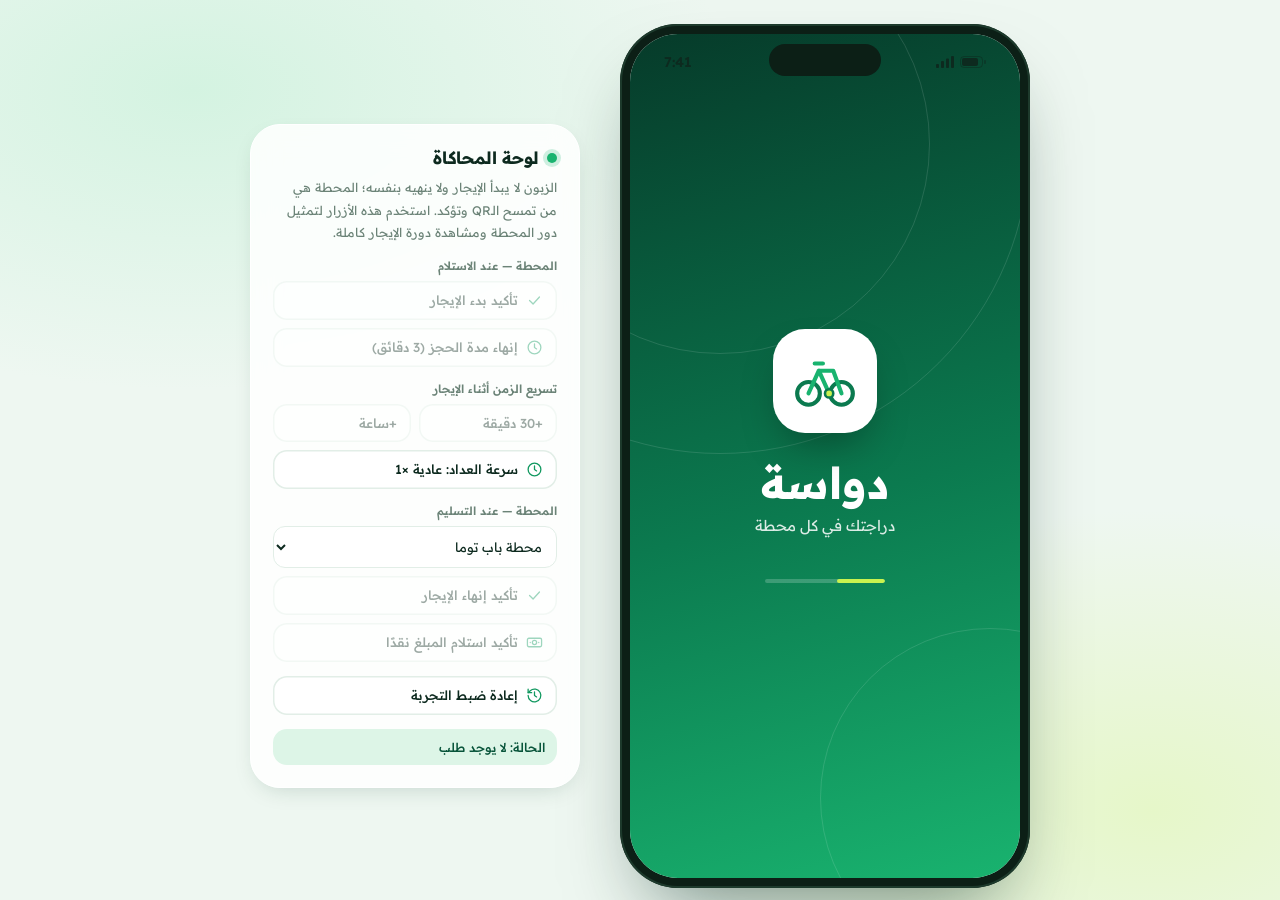
<file: dawwasa-user-app.html>
<!DOCTYPE html>
<html lang="ar" dir="rtl">
<head>
<meta charset="UTF-8">
<meta name="viewport" content="width=device-width, initial-scale=1, viewport-fit=cover">
<title>دواسة — تطبيق الزبون</title>
<link rel="preconnect" href="https://fonts.googleapis.com">
<link rel="preconnect" href="https://fonts.gstatic.com" crossorigin>
<link href="https://fonts.googleapis.com/css2?family=Readex+Pro:wght@300;400;500;600;700&display=swap" rel="stylesheet">
<style>
:root{
  --g950:#04281C; --g900:#063B2A; --g800:#08543A; --g700:#0B7A4F; --g600:#10985F; --g500:#19B36F; --g400:#4CCB92;
  --g200:#BDEBD3; --g100:#DDF5E7; --g50:#F2FBF6;
  --lime:#C9F24F; --ink:#0D2A1F; --mut:#6B8377; --line:#E2EEE7; --bg:#F6FAF7; --card:#fff;
  --amber:#F5A524; --amber-bg:#FFF4DD; --red:#E5484D; --red-bg:#FFE9EA; --blue:#2E90FA;
  --shadow:0 8px 24px -10px rgba(6,59,42,.22);
  --ease:cubic-bezier(.2,.8,.2,1);
}
*{box-sizing:border-box;margin:0;padding:0;-webkit-tap-highlight-color:transparent}
html,body{height:100%}
body{font-family:'Readex Pro','Segoe UI',Tahoma,sans-serif;color:var(--ink);background:
  radial-gradient(900px 500px at 15% 10%,#D4F3E1 0,transparent 60%),
  radial-gradient(800px 500px at 90% 90%,#E6F7C9 0,transparent 60%),#EEF7F1;
  display:flex;align-items:center;justify-content:center;gap:40px;flex-wrap:wrap;padding:24px;overflow-x:hidden}
button{font:inherit;color:inherit;border:0;background:none;cursor:pointer}
input,select{font:inherit;color:inherit}
svg.i{width:22px;height:22px;fill:none;stroke:currentColor;stroke-width:1.8;stroke-linecap:round;stroke-linejoin:round;flex:none}
:focus-visible{outline:2px solid var(--g500);outline-offset:2px}

/* ===== Device ===== */
.device{width:410px;height:864px;padding:10px;background:#0c1f16;border-radius:58px;box-shadow:0 40px 80px -30px rgba(4,40,28,.55),inset 0 0 0 2px #1d3a2c;flex:none;position:relative}
.phone{width:390px;height:844px;border-radius:48px;background:var(--bg);overflow:hidden;position:relative;isolation:isolate}
.island{position:absolute;top:10px;left:50%;transform:translateX(-50%);width:112px;height:32px;background:#0c1f16;border-radius:20px;z-index:80}
.status{position:absolute;top:0;left:0;right:0;height:50px;z-index:70;display:flex;justify-content:space-between;align-items:center;padding:6px 34px 0;font-size:14px;font-weight:600;pointer-events:none;direction:ltr}
.status .r{display:flex;gap:6px;align-items:center}
.status.light{color:#fff}
.screen{position:absolute;inset:0;display:none;flex-direction:column;background:var(--bg)}
.screen.on{display:flex;animation:scr .35s var(--ease)}
@keyframes scr{from{opacity:0;transform:translateY(10px)}to{opacity:1;transform:none}}

/* ===== Common ===== */
.btn{height:54px;border-radius:18px;background:linear-gradient(180deg,var(--g500),var(--g600));color:#fff;font-weight:600;font-size:16px;display:flex;align-items:center;justify-content:center;gap:8px;width:100%;box-shadow:0 10px 20px -8px rgba(16,152,95,.7),inset 0 1px 0 rgba(255,255,255,.25);transition:transform .15s var(--ease),filter .2s}
.btn:active{transform:scale(.97)}
.btn[disabled]{background:#CFDCD4;box-shadow:none;color:#fff;cursor:not-allowed}
.btn.ghost{background:#fff;color:var(--g700);box-shadow:inset 0 0 0 1.5px var(--g200)}
.btn.danger{background:#fff;color:var(--red);box-shadow:inset 0 0 0 1.5px #F5C2C4}
.btn.sm{height:44px;font-size:14px;border-radius:14px}
.chip{display:inline-flex;align-items:center;gap:6px;font-size:12px;font-weight:500;padding:5px 10px;border-radius:99px;background:var(--g100);color:var(--g700)}
.chip.amber{background:var(--amber-bg);color:#A86A00}.chip.red{background:var(--red-bg);color:#B42328}.chip.gray{background:#EDF1EE;color:#5D7267}.chip.blue{background:#E4F1FF;color:#1B62B5}
.chip .dot{width:7px;height:7px;border-radius:50%;background:currentColor}
.chip.live .dot{animation:pulse 1.4s infinite}
@keyframes pulse{50%{opacity:.25}}
.field{position:relative;margin-bottom:12px}
.field label{display:block;font-size:12px;color:var(--mut);margin:0 4px 6px;font-weight:500}
.field .in{display:flex;align-items:center;gap:10px;height:52px;background:#fff;border:1.5px solid var(--line);border-radius:16px;padding:0 14px;transition:border-color .2s,box-shadow .2s;color:var(--mut)}
.field .in:focus-within{border-color:var(--g500);box-shadow:0 0 0 4px rgba(25,179,111,.12);color:var(--g600)}
.field input{flex:1;border:0;outline:0;background:none;font-size:15px;color:var(--ink);min-width:0}
.field input::placeholder{color:#A9BAB1}
.pre{direction:ltr;font-size:14px;color:var(--ink);font-weight:500;padding-inline-end:10px;border-inline-end:1.5px solid var(--line)}
.up{display:flex;align-items:center;gap:10px;height:52px;background:var(--g50);border:1.5px dashed var(--g200);border-radius:16px;padding:0 14px;color:var(--g700);font-size:13px;font-weight:500;width:100%;transition:.2s}
.up.done{background:var(--g100);border-style:solid;border-color:var(--g400)}
.row2{display:grid;grid-template-columns:1fr 1fr;gap:10px}
.toast{position:absolute;top:56px;left:16px;right:16px;z-index:90;background:var(--g950);color:#fff;border-radius:16px;padding:12px 14px;font-size:13px;display:flex;gap:10px;align-items:center;box-shadow:var(--shadow);transform:translateY(-90px);opacity:0;transition:.4s var(--ease);pointer-events:none}
.toast.on{transform:none;opacity:1}
.toast.err{background:#7B1F23}
.toast .i{color:var(--lime)}

/* ===== Splash ===== */
#splash{background:linear-gradient(165deg,var(--g900) 0,var(--g700) 55%,var(--g500) 100%);color:#fff;align-items:center;justify-content:center;overflow:hidden}
#splash .ring{position:absolute;border:1.5px solid rgba(255,255,255,.12);border-radius:50%}
.logo-mark{width:104px;height:104px;border-radius:32px;background:#fff;display:grid;place-items:center;box-shadow:0 20px 40px -12px rgba(0,0,0,.35);position:relative}
.logo-mark svg{width:66px;height:66px}
#splash h1{font-size:44px;font-weight:700;margin-top:22px;letter-spacing:0}
#splash p{opacity:.85;font-size:15px;margin-top:6px}
.load{margin-top:44px;width:120px;height:4px;border-radius:9px;background:rgba(255,255,255,.2);overflow:hidden}
.load i{display:block;height:100%;width:40%;background:var(--lime);border-radius:9px;animation:ld 1.3s infinite var(--ease)}
@keyframes ld{from{transform:translateX(120%)}to{transform:translateX(-300%)}}

/* ===== Auth ===== */
.auth-top{height:250px;background:linear-gradient(160deg,var(--g800),var(--g600) 70%,var(--g400));border-radius:0 0 44px 44px;padding:70px 26px 0;color:#fff;position:relative;overflow:hidden;flex:none}
.auth-top h2{font-size:28px;font-weight:700;line-height:1.35}
.auth-top p{font-size:14px;opacity:.85;margin-top:8px;max-width:230px;line-height:1.7}
.auth-top .wheel{position:absolute;left:-40px;bottom:-50px;width:210px;height:210px;opacity:.16}
.auth-body{flex:1;overflow:auto;padding:24px 24px 24px;margin-top:-48px;position:relative}
.auth-card{background:#fff;border-radius:28px;padding:22px 20px;box-shadow:var(--shadow)}
.link{color:var(--g700);font-weight:600;font-size:14px}
.steps{display:flex;gap:6px;margin-bottom:16px}
.steps i{flex:1;height:5px;border-radius:9px;background:var(--line);transition:.4s}
.steps i.on{background:var(--g500)}
.otp{display:flex;gap:8px;justify-content:center;direction:ltr;margin:18px 0}
.otp input{width:46px;height:58px;text-align:center;font-size:24px;font-weight:600;border-radius:14px;border:1.5px solid var(--line);outline:0;background:#fff;color:var(--ink)}
.otp input:focus{border-color:var(--g500);box-shadow:0 0 0 4px rgba(25,179,111,.12)}
.wa{width:64px;height:64px;border-radius:20px;background:#DDF8E6;color:#1FA855;display:grid;place-items:center;margin:0 auto 12px}
.wa svg{width:32px;height:32px}

/* ===== Main ===== */
#main{background:var(--bg)}
.panes{flex:1;position:relative;overflow:hidden}
.pane{position:absolute;inset:0;overflow-y:auto;display:none;padding:58px 20px 24px}
.pane.on{display:block;animation:scr .3s var(--ease)}
.pane::-webkit-scrollbar{display:none}
#p-home{padding:0;overflow:hidden}
.nav{height:82px;flex:none;background:#fff;border-top:1px solid var(--line);display:grid;grid-template-columns:repeat(4,1fr);padding:8px 10px 18px;position:relative;z-index:5}
.nav button{display:flex;flex-direction:column;align-items:center;justify-content:center;gap:4px;font-size:11px;color:#8FA398;font-weight:500;position:relative;border-radius:16px;transition:.2s}
.nav button.on{color:var(--g700)}
.nav button.on::before{content:'';position:absolute;top:-9px;width:26px;height:4px;border-radius:0 0 6px 6px;background:var(--g500)}
.nav .badge{position:absolute;top:2px;inset-inline-start:calc(50% + 6px);width:10px;height:10px;border-radius:50%;background:var(--lime);border:2px solid #fff;display:none}
.nav .badge.on{display:block}
h3.t{font-size:22px;font-weight:700;margin-bottom:4px}
.sub{font-size:13px;color:var(--mut)}

/* Map */
.map{position:absolute;inset:0;background:#E7F5EC}
.map svg.bg{position:absolute;inset:0;width:100%;height:100%}
.pin{position:absolute;transform:translate(-50%,-100%);display:flex;flex-direction:column;align-items:center;transition:transform .25s var(--ease);z-index:2}
.pin:active{transform:translate(-50%,-100%) scale(.92)}
.pin .b{min-width:42px;height:38px;padding:0 10px;border-radius:14px 14px 14px 4px;background:var(--g600);color:#fff;font-weight:700;font-size:15px;display:flex;align-items:center;justify-content:center;gap:5px;box-shadow:0 8px 14px -6px rgba(6,59,42,.6);border:2px solid #fff}
.pin .b svg{width:15px;height:15px;stroke-width:2.2}
.pin .n{margin-top:3px;font-size:10.5px;font-weight:600;background:rgba(255,255,255,.92);padding:1px 7px;border-radius:8px;color:var(--ink);white-space:nowrap}
.pin.low .b{background:var(--amber)}.pin.full .b{background:var(--red)}.pin.closed .b{background:#8A9A91}
.pin.sel{z-index:4}.pin.sel .b{transform:scale(1.15);background:var(--g900)}
.me{position:absolute;width:18px;height:18px;border-radius:50%;background:var(--blue);border:3px solid #fff;box-shadow:0 2px 8px rgba(0,0,0,.3);z-index:1;transform:translate(-50%,-50%)}
.me::after{content:'';position:absolute;inset:-14px;border-radius:50%;background:rgba(46,144,250,.22);animation:rip 2.2s infinite}
@keyframes rip{from{transform:scale(.4);opacity:1}to{transform:scale(1.4);opacity:0}}
.mhead{position:absolute;top:56px;left:16px;right:16px;z-index:6;display:flex;gap:10px;align-items:center}
.search{flex:1;height:52px;background:rgba(255,255,255,.96);border-radius:18px;display:flex;align-items:center;gap:10px;padding:0 14px;box-shadow:var(--shadow);color:var(--mut);font-size:14px;backdrop-filter:blur(8px)}
.search input{flex:1;border:0;outline:0;background:none;font-size:14px;color:var(--ink);min-width:0}
.fab{width:52px;height:52px;border-radius:18px;background:#fff;color:var(--g700);display:grid;place-items:center;box-shadow:var(--shadow)}
.hello{position:absolute;top:118px;right:16px;z-index:5;background:var(--g900);color:#fff;padding:8px 14px;border-radius:14px 14px 4px 14px;font-size:12.5px;font-weight:500;box-shadow:var(--shadow)}
.tray{position:absolute;bottom:0;left:0;right:0;z-index:6;padding:0 0 14px}
.banner{margin:0 16px 12px;background:linear-gradient(120deg,var(--g900),var(--g700));color:#fff;border-radius:20px;padding:12px 14px;display:none;align-items:center;gap:12px;box-shadow:var(--shadow);width:calc(100% - 32px)}
.banner.on{display:flex}
.banner .ic{width:40px;height:40px;border-radius:14px;background:rgba(255,255,255,.14);display:grid;place-items:center;color:var(--lime)}
.banner b{display:block;font-size:14px}.banner small{font-size:12px;opacity:.8}
.cards{display:flex;gap:12px;overflow-x:auto;padding:0 16px 4px;scroll-snap-type:x mandatory}
.cards::-webkit-scrollbar{display:none}
.scard{flex:none;width:250px;scroll-snap-align:center;background:#fff;border-radius:22px;padding:14px;box-shadow:var(--shadow);text-align:start;transition:.2s}
.scard.sel{box-shadow:0 0 0 2px var(--g500),var(--shadow)}
.scard .h{display:flex;justify-content:space-between;align-items:flex-start;gap:8px}
.scard b{font-size:15px}
.scard .m{display:flex;gap:12px;color:var(--mut);font-size:12px;margin-top:10px;align-items:center}
.scard .m span{display:flex;gap:4px;align-items:center}
.scard .m .i{width:15px;height:15px}
.cap{height:6px;border-radius:9px;background:var(--g100);margin-top:12px;overflow:hidden}
.cap i{display:block;height:100%;border-radius:9px;background:var(--g500)}

/* Sheet */
.dim{position:absolute;inset:0;background:rgba(4,40,28,.45);z-index:60;opacity:0;pointer-events:none;transition:.3s;backdrop-filter:blur(2px)}
.dim.on{opacity:1;pointer-events:auto}
.sheet{position:absolute;left:0;right:0;bottom:0;z-index:61;background:#fff;border-radius:32px 32px 0 0;max-height:86%;overflow:auto;transform:translateY(105%);transition:transform .45s var(--ease);padding:12px 20px 28px}
.sheet.on{transform:none}
.sheet::-webkit-scrollbar{display:none}
.grab{width:44px;height:5px;border-radius:9px;background:#D5E2DA;margin:0 auto 16px}
.kv{display:grid;grid-template-columns:1fr 1fr;gap:10px;margin:14px 0}
.kv div{background:var(--g50);border-radius:16px;padding:10px 12px}
.kv small{display:block;font-size:11px;color:var(--mut);margin-bottom:2px}
.kv b{font-size:13.5px}
.bikes{display:grid;grid-template-columns:repeat(3,1fr);gap:10px;margin:10px 0 16px}
.bike{border:1.5px solid var(--line);border-radius:18px;padding:12px 8px;text-align:center;display:flex;flex-direction:column;align-items:center;gap:6px;transition:.2s;background:#fff;position:relative}
.bike .i{width:26px;height:26px;color:var(--g600)}
.bike b{font-size:15px}
.bike small{font-size:10.5px;color:var(--mut)}
.bike.sel{border-color:var(--g500);background:var(--g50);box-shadow:0 0 0 3px rgba(25,179,111,.14)}
.bike.sel::after{content:'';position:absolute;top:8px;inset-inline-start:8px;width:18px;height:18px;border-radius:50%;background:var(--g500) url("data:image/svg+xml,%3Csvg xmlns='http://www.w3.org/2000/svg' viewBox='0 0 24 24' fill='none' stroke='white' stroke-width='3.5' stroke-linecap='round' stroke-linejoin='round'%3E%3Cpath d='m5 12 5 5 9-10'/%3E%3C/svg%3E") center/12px no-repeat}
.bike.off{opacity:.55;background:#F3F6F4}.bike.off .i{color:#93A69B}
.notice{display:flex;gap:10px;align-items:flex-start;padding:12px;border-radius:16px;font-size:12.5px;line-height:1.7;background:var(--amber-bg);color:#7A4D00;margin-bottom:12px}
.notice.red{background:var(--red-bg);color:#8E1F24}.notice.green{background:var(--g100);color:var(--g800)}
.notice .i{width:18px;height:18px;margin-top:2px}

/* Ticket (QR) */
.ticket{background:#fff;border-radius:28px;box-shadow:var(--shadow);position:relative;overflow:hidden;margin-top:14px}
.ticket .top{background:linear-gradient(150deg,var(--g800),var(--g600));color:#fff;padding:18px 20px 16px;display:flex;justify-content:space-between;align-items:center}
.ticket .top b{font-size:17px}.ticket .top small{opacity:.8;font-size:12px;display:block;margin-top:2px}
.perf{height:22px;position:relative;background:#fff}
.perf::before,.perf::after{content:'';position:absolute;top:-11px;width:22px;height:22px;border-radius:50%;background:var(--bg)}
.perf::before{right:-11px}.perf::after{left:-11px}
.perf i{position:absolute;left:18px;right:18px;top:50%;border-top:2px dashed var(--line);margin-top:-1px}
.qrbox{padding:6px 20px 18px;display:flex;flex-direction:column;align-items:center}
.qrwrap{position:relative;padding:14px;border-radius:24px;background:#fff;box-shadow:0 0 0 1.5px var(--line)}
.qrwrap::before,.qrwrap::after{content:'';position:absolute;width:26px;height:26px;border:4px solid var(--g500);border-radius:10px}
.qrwrap::before{top:-4px;right:-4px;border-left:0;border-bottom:0}
.qrwrap::after{bottom:-4px;left:-4px;border-right:0;border-top:0}
.qrwrap svg{display:block;width:212px;height:212px}
.token{font-family:ui-monospace,Menlo,monospace;direction:ltr;letter-spacing:2px;font-size:14px;font-weight:600;margin-top:12px;color:var(--g800);background:var(--g50);padding:6px 14px;border-radius:10px}
.timer{position:relative;width:76px;height:76px}
.timer svg{width:76px;height:76px;transform:rotate(-90deg)}
.timer .tx{position:absolute;inset:0;display:grid;place-items:center;font-weight:700;font-size:15px;color:#fff;direction:ltr;font-variant-numeric:tabular-nums}
.trail{display:flex;align-items:center;margin:16px 0 4px}
.trail .s{display:flex;flex-direction:column;align-items:center;gap:6px;font-size:11px;color:var(--mut);flex:none;width:64px;text-align:center}
.trail .s .c{width:30px;height:30px;border-radius:50%;background:#E7EFEA;display:grid;place-items:center;color:#fff}
.trail .s .c .i{width:16px;height:16px;stroke-width:2.6}
.trail .s.done .c{background:var(--g500)}.trail .s.now .c{background:#fff;box-shadow:0 0 0 2px var(--g500) inset;color:var(--g600)}
.trail .s.done,.trail .s.now{color:var(--ink);font-weight:500}
.trail .ln{flex:1;height:3px;background:#E7EFEA;border-radius:4px;margin-bottom:22px}
.trail .ln.done{background:var(--g500)}

/* Active hero */
.hero{border-radius:32px;background:linear-gradient(155deg,var(--g900),var(--g700) 60%,var(--g500));color:#fff;padding:22px 22px 20px;position:relative;overflow:hidden;box-shadow:0 22px 36px -18px rgba(6,59,42,.7)}
.hero .bgw{position:absolute;left:-46px;top:-30px;width:190px;height:190px;opacity:.09}
.hero .clock{font-size:52px;font-weight:600;direction:ltr;text-align:center;letter-spacing:1px;margin:14px 0 2px;font-variant-numeric:tabular-nums;line-height:1}
.hero .clock-l{text-align:center;font-size:12px;opacity:.75}
.costbox{margin-top:18px;background:rgba(255,255,255,.12);border-radius:22px;padding:14px 16px;display:flex;justify-content:space-between;align-items:center;backdrop-filter:blur(6px)}
.costbox small{font-size:12px;opacity:.8;display:block}
.costbox b{font-size:32px;font-weight:700;line-height:1.1;font-variant-numeric:tabular-nums}
.costbox b span{font-size:13px;font-weight:500;opacity:.85;margin-inline-start:4px}
.tier{margin-top:14px}
.tier .bar{height:8px;border-radius:9px;background:rgba(255,255,255,.18);overflow:hidden}
.tier .bar i{display:block;height:100%;background:var(--lime);border-radius:9px;transition:width .9s linear}
.tier .cap2{display:flex;justify-content:space-between;font-size:11.5px;opacity:.85;margin-top:7px}
.list{background:#fff;border-radius:24px;padding:6px 16px;margin-top:14px;box-shadow:var(--shadow)}
.list .r{display:flex;justify-content:space-between;align-items:center;padding:13px 0;border-bottom:1px solid var(--line);font-size:13.5px}
.list .r:last-child{border:0}
.list .r span{color:var(--mut);display:flex;gap:8px;align-items:center}
.list .r span .i{width:18px;height:18px}
.list .r b{font-weight:600}
.route{display:flex;align-items:stretch;gap:14px;margin:6px 0}
.route .rail{display:flex;flex-direction:column;align-items:center;padding:6px 0}
.route .rail i{width:12px;height:12px;border-radius:50%;border:3px solid var(--g500);background:#fff}
.route .rail i.e{background:var(--g500)}
.route .rail u{flex:1;width:0;border-inline-start:2px dashed var(--g200);margin:3px 0}
.route .tx div{padding:4px 0;font-size:14px;font-weight:600}
.route .tx small{display:block;font-weight:400;color:var(--mut);font-size:11.5px}
.route .tx div+div{margin-top:18px}
.bigcost{text-align:center;padding:20px 0 8px}
.bigcost b{font-size:54px;font-weight:700;color:var(--g700);line-height:1}
.bigcost span{font-size:16px;color:var(--mut);margin-inline-start:6px}
.okmark{width:86px;height:86px;border-radius:50%;background:var(--g100);display:grid;place-items:center;margin:8px auto 14px;color:var(--g600);position:relative}
.okmark::after{content:'';position:absolute;inset:-10px;border-radius:50%;border:2px solid var(--g200);animation:rip 2s infinite}
.okmark .i{width:44px;height:44px;stroke-width:2.4}
.center{text-align:center}
.empty{text-align:center;padding:26px 6px 10px}
.empty .art{width:150px;height:110px;margin:0 auto 10px}
.price{display:grid;grid-template-columns:1fr 1fr;gap:10px;margin:18px 0}
.price div{border-radius:22px;padding:14px;background:#fff;box-shadow:var(--shadow)}
.price div:first-child{background:linear-gradient(150deg,var(--g700),var(--g500));color:#fff}
.price small{font-size:12px;opacity:.85;display:block}
.price b{font-size:26px;font-weight:700}
.price b span{font-size:12px;font-weight:500}
.h-item{background:#fff;border-radius:22px;padding:14px 16px;margin-bottom:12px;box-shadow:var(--shadow)}
.h-item .t1{display:flex;justify-content:space-between;align-items:center;font-size:12px;color:var(--mut);margin-bottom:10px}
.h-item .t2{display:flex;justify-content:space-between;align-items:center;margin-top:12px;padding-top:12px;border-top:1px dashed var(--line);font-size:13px;color:var(--mut)}
.h-item .t2 b{font-size:18px;color:var(--g700)}
.avatar{width:84px;height:84px;border-radius:30px;background:linear-gradient(150deg,var(--g600),var(--g400));display:grid;place-items:center;color:#fff;font-size:34px;font-weight:700;box-shadow:0 14px 24px -10px rgba(16,152,95,.7)}
.menu{background:#fff;border-radius:24px;box-shadow:var(--shadow);margin-top:16px;overflow:hidden}
.menu button{display:flex;align-items:center;gap:12px;width:100%;padding:15px 16px;border-bottom:1px solid var(--line);font-size:14px;text-align:start}
.menu button:last-child{border:0}
.menu .ico{width:38px;height:38px;border-radius:13px;background:var(--g100);color:var(--g700);display:grid;place-items:center}
.menu .go{margin-inline-start:auto;color:#A9BAB1;transform:scaleX(-1)}
.menu button.out{color:var(--red)}.menu button.out .ico{background:var(--red-bg);color:var(--red)}
.stat3{display:grid;grid-template-columns:repeat(3,1fr);gap:10px;margin-top:16px}
.stat3 div{background:#fff;border-radius:20px;padding:12px 6px;text-align:center;box-shadow:var(--shadow)}
.stat3 b{display:block;font-size:20px;color:var(--g700)}.stat3 small{font-size:11px;color:var(--mut)}

/* ===== Demo panel ===== */
.demo{width:330px;background:rgba(255,255,255,.85);backdrop-filter:blur(14px);border:1px solid #fff;border-radius:30px;padding:22px;box-shadow:var(--shadow);align-self:center}
.demo h4{font-size:17px;font-weight:700;display:flex;align-items:center;gap:8px}
.demo h4 i{width:10px;height:10px;border-radius:50%;background:var(--g500);box-shadow:0 0 0 4px rgba(25,179,111,.2)}
.demo p{font-size:12.5px;color:var(--mut);line-height:1.8;margin:8px 0 14px}
.demo .grp{margin-top:14px}
.demo .grp>small{display:block;font-size:11.5px;color:var(--mut);font-weight:600;margin-bottom:8px}
.demo .btns{display:grid;gap:8px}
.demo button.d{width:100%;text-align:start;padding:11px 14px;border-radius:14px;background:#fff;box-shadow:inset 0 0 0 1.5px var(--line);font-size:13px;font-weight:500;display:flex;gap:8px;align-items:center;transition:.2s}
.demo button.d:hover:not([disabled]){box-shadow:inset 0 0 0 1.5px var(--g400);background:var(--g50)}
.demo button.d[disabled]{opacity:.4;cursor:not-allowed}
.demo .i{width:17px;height:17px;color:var(--g600)}
.demo .two{display:grid;grid-template-columns:1fr 1fr;gap:8px}
.demo select{width:100%;height:42px;border-radius:12px;border:1.5px solid var(--line);padding:0 10px;background:#fff;font-size:13px}
.demo .state{margin-top:14px;padding:10px 12px;border-radius:14px;background:var(--g100);color:var(--g800);font-size:12.5px;font-weight:500}

@media (max-width:860px){body{gap:22px;align-items:flex-start}}
@media (max-width:480px){
  body{padding:0;display:block}
  .device{width:100%;height:100dvh;padding:0;border-radius:0;box-shadow:none;background:none}
  .phone{width:100%;height:100%;border-radius:0}
  .island,.status{display:none}
  .demo{display:none}
  .pane{padding-top:24px}.mhead{top:16px}.hello{top:80px}.toast{top:16px}
  .auth-top{padding-top:44px}
}
@media (prefers-reduced-motion:reduce){*{animation:none!important;transition:none!important}}
</style>
</head>
<body>

<div class="device">
<div class="phone" id="phone">
  <div class="island"></div>
  <div class="status" id="status"><span id="clockTime">9:41</span>
    <span class="r">
      <svg width="18" height="12" viewBox="0 0 18 12" fill="currentColor"><rect x="0" y="8" width="3" height="4" rx="1"/><rect x="5" y="5" width="3" height="7" rx="1"/><rect x="10" y="2.5" width="3" height="9.5" rx="1"/><rect x="15" y="0" width="3" height="12" rx="1"/></svg>
      <svg width="26" height="12" viewBox="0 0 26 12" fill="none"><rect x=".5" y=".5" width="22" height="11" rx="3.5" stroke="currentColor" opacity=".5"/><rect x="2" y="2" width="16" height="8" rx="2" fill="currentColor"/><rect x="24" y="4" width="2" height="4" rx="1" fill="currentColor" opacity=".5"/></svg>
    </span>
  </div>
  <div class="toast" id="toast"></div>

  <!-- Splash -->
  <section class="screen on" id="splash">
    <span class="ring" style="width:420px;height:420px;left:-120px;top:-100px"></span>
    <span class="ring" style="width:620px;height:620px;left:-220px;top:-200px"></span>
    <span class="ring" style="width:340px;height:340px;right:-140px;bottom:-90px"></span>
    <div style="display:flex;flex-direction:column;align-items:center;position:relative">
      <div class="logo-mark" id="logoMain"></div>
      <h1>دواسة</h1>
      <p>دراجتك في كل محطة</p>
      <div class="load"><i></i></div>
    </div>
  </section>

  <!-- Login -->
  <section class="screen" id="login">
    <div class="auth-top">
      <svg class="wheel" viewBox="0 0 100 100" fill="none" stroke="#fff" stroke-width="2"><circle cx="50" cy="50" r="46"/><circle cx="50" cy="50" r="8"/><path d="M50 4v88M4 50h88M17 17l66 66M83 17 17 83"/></svg>
      <h2>أهلًا بعودتك<br>إلى دواسة</h2>
      <p>سجّل دخولك واستأجر دراجة من أقرب محطة.</p>
    </div>
    <div class="auth-body">
      <div class="auth-card">
        <div class="field"><label>رقم الهاتف</label>
          <div class="in"><span class="pre">+963</span><input id="lPhone" type="tel" inputmode="tel" value="944 123 456" dir="ltr" style="text-align:right"></div></div>
        <div class="field"><label>كلمة المرور</label>
          <div class="in"><svg class="i" viewBox="0 0 24 24" data-ic="lock"></svg><input id="lPass" type="password" value="12345678" dir="ltr" style="text-align:right"><button type="button" id="eye" aria-label="إظهار كلمة المرور"><svg class="i" viewBox="0 0 24 24" data-ic="eye"></svg></button></div></div>
        <button class="btn" id="loginBtn" style="margin-top:8px">تسجيل الدخول</button>
        <div class="center sub" style="margin-top:18px">ليس لديك حساب؟ <button class="link" id="toReg">أنشئ حسابًا</button></div>
      </div>
    </div>
  </section>

  <!-- Register -->
  <section class="screen" id="register">
    <div class="auth-top" style="height:190px;padding-top:66px">
      <h2 style="font-size:24px" id="regTitle">إنشاء حساب</h2>
      <p id="regSub" style="max-width:none">أدخل بيانات حسابك الأساسية.</p>
    </div>
    <div class="auth-body" style="margin-top:-36px">
      <div class="auth-card">
        <div class="steps"><i class="on"></i><i></i><i></i></div>
        <div id="rs1">
          <div class="field"><label>الاسم الكامل</label><div class="in"><svg class="i" viewBox="0 0 24 24" data-ic="user"></svg><input id="rName" placeholder="محمد أحمد"></div></div>
          <div class="field"><label>رقم الهاتف</label><div class="in"><span class="pre">+963</span><input id="rPhone" type="tel" placeholder="944 123 456" dir="ltr" style="text-align:right"></div></div>
          <div class="field"><label>البريد الإلكتروني</label><div class="in"><svg class="i" viewBox="0 0 24 24" data-ic="mail"></svg><input id="rMail" type="email" placeholder="name@mail.com" dir="ltr" style="text-align:right"></div></div>
          <div class="field"><label>كلمة المرور</label><div class="in"><svg class="i" viewBox="0 0 24 24" data-ic="lock"></svg><input id="rPass" type="password" placeholder="٨ أحرف على الأقل" dir="ltr" style="text-align:right"></div></div>
        </div>
        <div id="rs2" hidden>
          <div class="field"><label>الرقم الوطني</label><div class="in"><svg class="i" viewBox="0 0 24 24" data-ic="id"></svg><input id="rNid" inputmode="numeric" placeholder="11 رقمًا" dir="ltr" style="text-align:right"></div></div>
          <div class="row2">
            <div class="field"><label>تاريخ الميلاد</label><div class="in"><input id="rDob" type="date" style="font-size:13px"></div></div>
            <div class="field"><label>الجامعة</label><div class="in"><input id="rUni" placeholder="جامعة دمشق" style="font-size:13px"></div></div>
          </div>
          <div class="field"><label>العنوان</label><div class="in"><svg class="i" viewBox="0 0 24 24" data-ic="pin"></svg><input id="rAddr" placeholder="المزة – دمشق"></div></div>
          <div class="row2">
            <button type="button" class="up" data-up><svg class="i" viewBox="0 0 24 24" data-ic="user"></svg><span>صورة شخصية</span></button>
            <button type="button" class="up" data-up><svg class="i" viewBox="0 0 24 24" data-ic="id"></svg><span>صورة الهوية</span></button>
          </div>
        </div>
        <div id="rs3" hidden class="center">
          <div class="wa"><svg class="i" viewBox="0 0 24 24" data-ic="msg"></svg></div>
          <b style="font-size:16px">أدخل رمز التحقق</b>
          <p class="sub" style="margin-top:6px;line-height:1.8">أرسلنا رمزًا من 6 أرقام عبر WhatsApp إلى<br><b dir="ltr" id="otpPhone" style="color:var(--ink)"></b></p>
          <div class="otp" id="otp"><input maxlength="1" inputmode="numeric"><input maxlength="1" inputmode="numeric"><input maxlength="1" inputmode="numeric"><input maxlength="1" inputmode="numeric"><input maxlength="1" inputmode="numeric"><input maxlength="1" inputmode="numeric"></div>
          <div class="sub" id="resend">إعادة الإرسال بعد 30 ثانية</div>
        </div>
        <button class="btn" id="regNext" style="margin-top:8px">متابعة</button>
        <div class="center sub" style="margin-top:16px"><button class="link" id="regBack">رجوع</button></div>
      </div>
    </div>
  </section>

  <!-- Main -->
  <section class="screen" id="main">
    <div class="panes">
      <!-- Home / Map -->
      <div class="pane on" id="p-home">
        <div class="map" id="map"></div>
        <div class="mhead">
          <label class="search"><svg class="i" viewBox="0 0 24 24" data-ic="search"></svg><input id="q" placeholder="ابحث عن محطة أو منطقة"></label>
          <button class="fab" id="locate" aria-label="موقعي"><svg class="i" viewBox="0 0 24 24" data-ic="locate"></svg></button>
        </div>
        <div class="hello" id="hello">مرحبًا محمد 👋</div>
        <div class="tray">
          <button class="banner" id="banner"><span class="ic"><svg class="i" viewBox="0 0 24 24" data-ic="bike"></svg></span><span style="flex:1;text-align:start"><b id="bnT"></b><small id="bnS"></small></span><svg class="i" viewBox="0 0 24 24" data-ic="qr"></svg></button>
          <div class="cards" id="cards"></div>
        </div>
      </div>
      <!-- Rental -->
      <div class="pane" id="p-rent"></div>
      <!-- History -->
      <div class="pane" id="p-hist"></div>
      <!-- Profile -->
      <div class="pane" id="p-prof"></div>
    </div>
    <nav class="nav" id="nav">
      <button class="on" data-tab="home"><svg class="i" viewBox="0 0 24 24" data-ic="map"></svg>المحطات</button>
      <button data-tab="rent"><svg class="i" viewBox="0 0 24 24" data-ic="qr"></svg>إيجاري<span class="badge" id="nbadge"></span></button>
      <button data-tab="hist"><svg class="i" viewBox="0 0 24 24" data-ic="history"></svg>السجل</button>
      <button data-tab="prof"><svg class="i" viewBox="0 0 24 24" data-ic="user"></svg>حسابي</button>
    </nav>
  </section>

  <div class="dim" id="dim"></div>
  <div class="sheet" id="sheet"></div>
</div>
</div>

<!-- Demo panel -->
<aside class="demo" id="demo">
  <h4><i></i>لوحة المحاكاة</h4>
  <p>الزبون لا يبدأ الإيجار ولا ينهيه بنفسه؛ المحطة هي من تمسح الـQR وتؤكد. استخدم هذه الأزرار لتمثيل دور المحطة ومشاهدة دورة الإيجار كاملة.</p>
  <div class="grp"><small>المحطة — عند الاستلام</small>
    <div class="btns">
      <button class="d" id="dStart" disabled><svg class="i" viewBox="0 0 24 24" data-ic="check"></svg>تأكيد بدء الإيجار</button>
      <button class="d" id="dExpire" disabled><svg class="i" viewBox="0 0 24 24" data-ic="clock"></svg>إنهاء مدة الحجز (3 دقائق)</button>
    </div></div>
  <div class="grp"><small>تسريع الزمن أثناء الإيجار</small>
    <div class="two"><button class="d" id="dP30" disabled>+30 دقيقة</button><button class="d" id="dP60" disabled>+ساعة</button></div>
    <div class="btns" style="margin-top:8px"><button class="d" id="dSpeed"><svg class="i" viewBox="0 0 24 24" data-ic="clock"></svg><span id="dSpeedT">سرعة العداد: عادية ×1</span></button></div></div>
  <div class="grp"><small>المحطة — عند التسليم</small>
    <select id="dEnd"></select>
    <div class="btns" style="margin-top:8px">
      <button class="d" id="dEndBtn" disabled><svg class="i" viewBox="0 0 24 24" data-ic="check"></svg>تأكيد إنهاء الإيجار</button>
      <button class="d" id="dPay" disabled><svg class="i" viewBox="0 0 24 24" data-ic="cash"></svg>تأكيد استلام المبلغ نقدًا</button>
    </div></div>
  <div class="grp"><div class="btns"><button class="d" id="dReset"><svg class="i" viewBox="0 0 24 24" data-ic="history"></svg>إعادة ضبط التجربة</button></div></div>
  <div class="state" id="dState">الحالة: لا يوجد طلب</div>
</aside>

<script>
/* ============ Icons ============ */
const P={
pin:'<path d="M20 10c0 6-8 12-8 12S4 16 4 10a8 8 0 1 1 16 0Z"/><circle cx="12" cy="10" r="3"/>',
bike:'<circle cx="5.5" cy="17.5" r="3.5"/><circle cx="18.5" cy="17.5" r="3.5"/><path d="M15 6a1 1 0 1 0 0-2 1 1 0 0 0 0 2Zm-3 11.5V14l-3-3 4-3 2 3h2"/>',
qr:'<rect x="3" y="3" width="7" height="7" rx="1.5"/><rect x="14" y="3" width="7" height="7" rx="1.5"/><rect x="3" y="14" width="7" height="7" rx="1.5"/><path d="M14 14h3v3h-3zM20 14v.01M14 20h3M20 17v4"/>',
clock:'<circle cx="12" cy="12" r="9"/><path d="M12 7v5l3 2"/>',
user:'<circle cx="12" cy="8" r="4"/><path d="M4 21c0-4 4-6 8-6s8 2 8 6"/>',
history:'<path d="M3 12a9 9 0 1 0 3-6.7L3 8"/><path d="M3 3v5h5M12 7v5l3 2"/>',
map:'<path d="M9 4 3 6v14l6-2 6 2 6-2V4l-6 2-6-2Zm0 0v14m6-12v14"/>',
lock:'<rect x="4" y="11" width="16" height="10" rx="2"/><path d="M8 11V7a4 4 0 0 1 8 0v4"/>',
eye:'<path d="M2 12s4-7 10-7 10 7 10 7-4 7-10 7S2 12 2 12Z"/><circle cx="12" cy="12" r="3"/>',
phone:'<path d="M5 4h4l2 5-2.5 1.5a11 11 0 0 0 5 5L15 13l5 2v4a2 2 0 0 1-2 2A16 16 0 0 1 3 6a2 2 0 0 1 2-2Z"/>',
mail:'<rect x="3" y="5" width="18" height="14" rx="2"/><path d="m3 7 9 6 9-6"/>',
id:'<rect x="3" y="5" width="18" height="14" rx="2"/><circle cx="9" cy="11" r="2"/><path d="M6 16c.5-2 5.5-2 6 0M15 10h3M15 14h3"/>',
cap:'<path d="m2 9 10-5 10 5-10 5L2 9Z"/><path d="M6 11v5c3 2.5 9 2.5 12 0v-5"/>',
check:'<path d="m5 12 5 5 9-10"/>',
x:'<path d="M6 6l12 12M18 6 6 18"/>',
back:'<path d="M5 12h14M13 6l6 6-6 6"/>',
chev:'<path d="m9 6 6 6-6 6"/>',
search:'<circle cx="11" cy="11" r="7"/><path d="m20 20-3.5-3.5"/>',
locate:'<circle cx="12" cy="12" r="3"/><circle cx="12" cy="12" r="8"/><path d="M12 2v3M12 19v3M2 12h3M19 12h3"/>',
msg:'<path d="M21 12a8 8 0 0 1-12 6.9L3 21l2-5.5A8 8 0 1 1 21 12Z"/><path d="M9 9.5c0 3 2.5 5.5 5.5 5.5l1-1.5-2-1-1 .7a4 4 0 0 1-1.7-1.7l.7-1-1-2Z"/>',
cash:'<rect x="2" y="6" width="20" height="12" rx="2"/><circle cx="12" cy="12" r="3"/><path d="M6 12h.01M18 12h.01"/>',
info:'<circle cx="12" cy="12" r="9"/><path d="M12 11v5M12 8v.01"/>',
warn:'<path d="M12 3 2 20h20L12 3Z"/><path d="M12 10v4M12 17v.01"/>',
logout:'<path d="M9 4H5a2 2 0 0 0-2 2v12a2 2 0 0 0 2 2h4M16 8l4 4-4 4M20 12H9"/>',
tag:'<path d="M3 12V4h8l10 10-8 8L3 12Z"/><circle cx="7.5" cy="8.5" r="1"/>',
shield:'<path d="M12 3 4 6v6c0 5 3.5 8 8 9 4.5-1 8-4 8-9V6l-8-3Z"/><path d="m9 12 2 2 4-4"/>',
cal:'<rect x="3" y="5" width="18" height="16" rx="2"/><path d="M3 10h18M8 3v4M16 3v4"/>',
key:'<circle cx="8" cy="15" r="4"/><path d="m11 12 9-9M16 7l3 3"/>'
};
const ic=(n,cls='')=>`<svg class="i ${cls}" viewBox="0 0 24 24">${P[n]||''}</svg>`;
document.querySelectorAll('svg[data-ic]').forEach(s=>s.innerHTML=P[s.dataset.ic]);
const $=s=>document.querySelector(s), $$=s=>[...document.querySelectorAll(s)];
const LOGO=`<svg viewBox="0 0 64 64" fill="none"><circle cx="16" cy="44" r="11" stroke="#0B7A4F" stroke-width="4"/><circle cx="48" cy="44" r="11" stroke="#0B7A4F" stroke-width="4"/><path d="M16 44 26 22h14l8 22M26 22l10 22M22 15h8" stroke="#19B36F" stroke-width="4" stroke-linecap="round" stroke-linejoin="round"/><circle cx="36" cy="44" r="4" fill="#C9F24F" stroke="#0B7A4F" stroke-width="2.5"/></svg>`;
$('#logoMain').innerHTML=LOGO;

/* ============ Data ============ */
const PRICE={first:60,extra:25};
const mkBikes=(arr)=>arr.map(([c,s])=>({code:c,status:s||'Available'}));
const STATIONS=[
 {id:1,name:'محطة الجامعة',addr:'كلية الهندسة المعلوماتية، المزة',hours:'07:00 – 22:00',open:true,cap:10,x:58,y:47,dist:'350 م',bikes:mkBikes([['021'],['022'],['023'],['024'],['025'],['026'],['027','Maintenance']])},
 {id:2,name:'محطة باب توما',addr:'ساحة باب توما، دمشق القديمة',hours:'08:00 – 23:00',open:true,cap:8,x:80,y:30,dist:'1.2 كم',bikes:mkBikes([['031'],['032'],['033']])},
 {id:3,name:'محطة المزة',addr:'أوتوستراد المزة، جانب الجسر',hours:'07:00 – 21:00',open:true,cap:6,x:28,y:62,dist:'2.1 كم',bikes:mkBikes([['041'],['042'],['043'],['044'],['045'],['046']])},
 {id:4,name:'محطة الشعلان',addr:'شارع الشعلان، أمام المركز الثقافي',hours:'09:00 – 20:00',open:false,cap:8,x:64,y:20,dist:'1.6 كم',bikes:mkBikes([['051'],['052']])},
 {id:5,name:'محطة ساحة الأمويين',addr:'ساحة الأمويين، دمشق',hours:'07:00 – 22:00',open:true,cap:8,x:38,y:33,dist:'1.9 كم',bikes:mkBikes([['061'],['062'],['063','Maintenance']])}
];
const HISTORY0=[
 {from:'محطة الجامعة',to:'محطة المزة',date:'أمس، 16:20',dur:'00:48',cost:60,bike:'018'},
 {from:'محطة باب توما',to:'محطة الجامعة',date:'22 أيلول، 11:05',dur:'01:35',cost:85,bike:'031'},
 {from:'محطة الجامعة',to:'محطة الجامعة',date:'19 أيلول، 09:40',dur:'02:10',cost:110,bike:'024'}
];
const USER={name:'محمد أحمد',phone:'+963 944 123 456',mail:'mohammad@mail.com',uni:'جامعة دمشق',nid:'0102030405•',dob:'2003-04-12',addr:'المزة – دمشق'};

let S={flow:'none',sel:null,selBike:null,req:null,rent:null,endInfo:null,speed:1,history:[...HISTORY0],tab:'home',q:''};
const st=id=>STATIONS.find(s=>s.id===id);
const avail=s=>s.bikes.filter(b=>b.status==='Available').length;
const pad=n=>String(n).padStart(2,'0');
const fmtDur=t=>`${pad(Math.floor(t/3600))}:${pad(Math.floor(t%3600/60))}:${pad(t%60)}`;
const fmtT=d=>`${pad(d.getHours())}:${pad(d.getMinutes())}`;
const cost=sec=>sec<=3600?PRICE.first:PRICE.first+PRICE.extra*Math.ceil((sec-3600)/3600);
const stState=s=>!s.open?'closed':s.bikes.length>=s.cap?'full':avail(s)<=2?'low':'ok';

/* ============ Helpers ============ */
let toastT;
function toast(msg,err=false,icon='info'){const t=$('#toast');t.className='toast on'+(err?' err':'');t.innerHTML=ic(icon)+`<span>${msg}</span>`;clearTimeout(toastT);toastT=setTimeout(()=>t.classList.remove('on'),3200)}
function go(id){$$('.screen').forEach(s=>s.classList.toggle('on',s.id===id));$('#status').classList.toggle('light',id==='splash')}
function openSheet(html){$('#sheet').innerHTML=`<div class="grab"></div>${html}`;$('#sheet').classList.add('on');$('#dim').classList.add('on')}
function closeSheet(){$('#sheet').classList.remove('on');$('#dim').classList.remove('on')}
$('#dim').onclick=closeSheet;
function clockTick(){const d=new Date();$('#clockTime').textContent=`${d.getHours()%12||12}:${pad(d.getMinutes())}`}
clockTick();setInterval(clockTick,20000);

/* Pseudo-QR: deterministic from token (visual demo only) */
function hash(str){let h=1779033703^str.length;for(let i=0;i<str.length;i++){h=Math.imul(h^str.charCodeAt(i),3432918353);h=h<<13|h>>>19}return()=>{h=Math.imul(h^h>>>16,2246822507);h=Math.imul(h^h>>>13,3266489909);return(h^=h>>>16)>>>0}}
function qrSVG(token){
  const N=29,r=hash(token),m=Array.from({length:N},()=>Array(N).fill(0));
  const fin=(x,y)=>x<8&&y<8||x>=N-8&&y<8||x<8&&y>=N-8;
  for(let y=0;y<N;y++)for(let x=0;x<N;x++){if(!fin(x,y)&&!(x>10&&x<18&&y>10&&y<18))m[y][x]=r()%100<48?1:0}
  let o=`<svg viewBox="0 0 ${N} ${N}" shape-rendering="geometricPrecision">`;
  for(let y=0;y<N;y++)for(let x=0;x<N;x++)if(m[y][x])o+=`<rect x="${x+.06}" y="${y+.06}" width=".88" height=".88" rx=".28" fill="#0D2A1F"/>`;
  [[0,0],[N-7,0],[0,N-7]].forEach(([x,y])=>{o+=`<rect x="${x+.5}" y="${y+.5}" width="6" height="6" rx="1.7" fill="none" stroke="#0B7A4F" stroke-width="1"/><rect x="${x+2}" y="${y+2}" width="3" height="3" rx=".9" fill="#19B36F"/>`});
  o+=`<rect x="${N/2-3.6}" y="${N/2-3.6}" width="7.2" height="7.2" rx="2" fill="#fff"/><g transform="translate(${N/2-2.9} ${N/2-2.9}) scale(.09)"><circle cx="16" cy="44" r="11" stroke="#0B7A4F" stroke-width="5" fill="none"/><circle cx="48" cy="44" r="11" stroke="#0B7A4F" stroke-width="5" fill="none"/><path d="M16 44 26 22h14l8 22M26 22l10 22" stroke="#19B36F" stroke-width="5" fill="none" stroke-linecap="round"/></g></svg>`;
  return o;
}
const qrHTML=t=>`<div class="qrwrap">${qrSVG(t)}</div><div class="token">${t}</div>`;

/* ============ Splash → Login ============ */
setTimeout(()=>go('login'),2100);
$('#eye').onclick=()=>{const i=$('#lPass');i.type=i.type==='password'?'text':'password'};
$('#loginBtn').onclick=()=>{
  if(!$('#lPhone').value.trim()||!$('#lPass').value){toast('أدخل رقم الهاتف وكلمة المرور',true,'warn');return}
  const b=$('#loginBtn');b.textContent='جارٍ الدخول…';b.disabled=true;
  setTimeout(()=>{b.textContent='تسجيل الدخول';b.disabled=false;enter()},800);
};
function enter(){go('main');renderAll()}

/* ============ Register ============ */
let rstep=1;
const RT=[['إنشاء حساب','أدخل بيانات حسابك الأساسية.'],['بيانات الهوية','نحتاجها لتوثيق حسابك كمستأجر.'],['تحقق من رقمك','خطوة أخيرة قبل أن تبدأ.']];
function regShow(){
  [1,2,3].forEach(i=>$('#rs'+i).hidden=i!==rstep);
  $$('.steps i').forEach((e,i)=>e.classList.toggle('on',i<rstep));
  $('#regTitle').textContent=RT[rstep-1][0];$('#regSub').textContent=RT[rstep-1][1];
  $('#regNext').textContent=rstep===3?'تأكيد وإنشاء الحساب':'متابعة';
  if(rstep===3){$('#otpPhone').textContent='+963 '+($('#rPhone').value||'944 123 456');$('#otp input').focus()}
}
$('#toReg').onclick=()=>{rstep=1;regShow();go('register')};
$('#regBack').onclick=()=>{if(rstep>1){rstep--;regShow()}else go('login')};
$$('[data-up]').forEach(b=>b.onclick=()=>{b.classList.add('done');b.querySelector('span').textContent='تم الرفع ✓'});
$$('#otp input').forEach((el,i,all)=>{
  el.oninput=()=>{el.value=el.value.replace(/\D/g,'');if(el.value&&all[i+1])all[i+1].focus()};
  el.onkeydown=e=>{if(e.key==='Backspace'&&!el.value&&all[i-1])all[i-1].focus()};
});
$('#regNext').onclick=()=>{
  if(rstep===1){
    if(!$('#rName').value.trim()||!$('#rPhone').value.trim()||$('#rPass').value.length<8){toast('أكمل الاسم والهاتف وكلمة مرور من 8 أحرف على الأقل',true,'warn');return}
    rstep=2;regShow();
  }else if(rstep===2){
    if($('#rNid').value.replace(/\D/g,'').length<11){toast('الرقم الوطني يجب أن يتكوّن من 11 رقمًا',true,'warn');return}
    rstep=3;regShow();
  }else{
    if($$('#otp input').map(i=>i.value).join('').length<6){toast('أدخل رمز التحقق المكوّن من 6 أرقام',true,'warn');return}
    USER.name=$('#rName').value.trim()||USER.name;
    toast('تم تفعيل حسابك. لا حاجة لموافقة الإدارة.',false,'check');
    setTimeout(enter,900);
  }
};
let cd=30;setInterval(()=>{if(rstep===3){cd=cd>0?cd-1:30;$('#resend').innerHTML=cd?`إعادة الإرسال بعد ${cd} ثانية`:'<button class="link">إعادة إرسال الرمز</button>'}},1000);

/* ============ Tabs ============ */
$$('#nav button').forEach(b=>b.onclick=()=>tab(b.dataset.tab));
function tab(t){
  S.tab=t;
  $$('#nav button').forEach(b=>b.classList.toggle('on',b.dataset.tab===t));
  $$('.pane').forEach(p=>p.classList.toggle('on',p.id==='p-'+t));
  $('#status').classList.remove('light');
  renderAll();
}

/* ============ Map ============ */
function buildMap(){
  const m=$('#map');
  m.innerHTML=`<svg class="bg" viewBox="0 0 390 700" preserveAspectRatio="xMidYMid slice">
  <rect width="390" height="700" fill="#E9F6EE"/>
  <g fill="#D3EEDC"><rect x="-10" y="470" width="150" height="110" rx="40"/><rect x="250" y="360" width="160" height="90" rx="36"/><ellipse cx="90" cy="150" rx="80" ry="44"/><ellipse cx="330" cy="560" rx="90" ry="50"/></g>
  <path d="M-20 330 C60 300 110 380 190 350 S320 280 420 320 L420 366 C320 326 250 396 190 402 S50 350 -20 386Z" fill="#BFE4F3"/>
  <g stroke="#fff" stroke-width="12" fill="none" stroke-linecap="round"><path d="M-10 210 C120 230 200 170 400 200"/><path d="M60 -10 C90 200 70 420 130 720"/><path d="M-10 520 C140 500 260 540 400 500"/><path d="M280 -10 C260 200 300 400 250 720"/></g>
  <g stroke="#fff" stroke-width="6" fill="none" stroke-linecap="round" opacity=".95"><path d="M-10 110 L400 130"/><path d="M180 -10 C190 200 170 400 200 720"/><path d="M-10 610 L400 590"/><path d="M340 -10 L350 720"/><path d="M-10 420 C100 440 200 450 400 430"/><path d="M-10 270 L400 250"/></g>
  <g fill="#DDEFE4"><rect x="80" y="230" width="60" height="40" rx="8"/><rect x="215" y="140" width="50" height="50" rx="8"/><rect x="290" y="270" width="70" height="46" rx="8"/><rect x="100" y="450" width="70" height="40" rx="8"/><rect x="210" y="550" width="60" height="30" rx="8"/></g>
  </svg><div class="me" style="left:50%;top:54%"></div><div id="pins"></div>`;
  drawPins();
}
function drawPins(){
  const q=S.q.trim();
  $('#pins').innerHTML=STATIONS.filter(s=>!q||s.name.includes(q)||s.addr.includes(q)).map(s=>{
    const k=stState(s),cls=(k==='ok'?'':k)+(S.sel===s.id?' sel':'');
    const lab=k==='closed'?ic('lock'):k==='full'?'ممتلئة':`${ic('bike')}${avail(s)}`;
    return `<button class="pin ${cls}" style="left:${s.x}%;top:${s.y+10}%" data-id="${s.id}" aria-label="${s.name}"><span class="b">${lab}</span><span class="n">${s.name.replace('محطة ','')}</span></button>`}).join('');
  $$('.pin').forEach(p=>p.onclick=()=>openStation(+p.dataset.id));
}
$('#q').oninput=e=>{S.q=e.target.value;drawPins();drawCards()};
$('#locate').onclick=()=>toast('تم تحديد موقعك. المحطات مرتبة حسب الأقرب.',false,'locate');
function chipFor(s){const k=stState(s);return k==='closed'?'<span class="chip gray">مغلقة</span>':k==='full'?'<span class="chip red">ممتلئة</span>':k==='low'?'<span class="chip amber">دراجات قليلة</span>':'<span class="chip"><span class="dot"></span>مفتوحة</span>'}
function drawCards(){
  const q=S.q.trim();
  const list=STATIONS.filter(s=>!q||s.name.includes(q)||s.addr.includes(q));
  $('#cards').innerHTML=list.map(s=>`<button class="scard ${S.sel===s.id?'sel':''}" data-id="${s.id}">
    <div class="h"><b>${s.name}</b>${chipFor(s)}</div>
    <div class="m"><span>${ic('pin')}${s.dist}</span><span>${ic('bike')}${avail(s)} متاحة</span><span>${ic('clock')}${s.hours.split(' – ')[1]}</span></div>
    <div class="cap"><i style="width:${Math.min(100,s.bikes.length/s.cap*100)}%"></i></div></button>`).join('')||'<div class="scard" style="width:100%">لا توجد محطة بهذا الاسم</div>';
  $$('.scard[data-id]').forEach(c=>c.onclick=()=>openStation(+c.dataset.id));
}
function drawBanner(){
  const b=$('#banner'),f=S.flow;
  b.classList.toggle('on',f==='pending'||f==='active'||f==='payment');
  if(f==='pending'){$('#bnT').textContent='طلب إيجار بانتظار المحطة';$('#bnS').id='bnS';$('#bnS').textContent='اعرض الـQR خلال '+fmtDur(S.req.remain).slice(3)}
  if(f==='active'){$('#bnT').textContent='رحلة نشطة';$('#bnS').textContent=`${fmtDur(S.rent.sec)} • ${cost(S.rent.sec)} ل.س`}
  if(f==='payment'){$('#bnT').textContent='بانتظار الدفع نقدًا';$('#bnS').textContent=`${S.endInfo.final} ل.س لـ${S.endInfo.to.name}`}
  $('#nbadge').classList.toggle('on',f!=='none');
}
$('#banner').onclick=()=>tab('rent');

/* ============ Station sheet ============ */
function openStation(id){
  const s=st(id);S.sel=id;S.selBike=null;drawPins();drawCards();
  const k=stState(s);
  const bikes=s.bikes.map(b=>{
    const ok=b.status==='Available'&&s.open;
    const lbl={Available:'متاحة',Reserved:'محجوزة',Maintenance:'صيانة',Rented:'مؤجرة',Lost:'مفقودة',Inactive:'غير فعالة'}[b.status];
    return `<button class="bike ${ok?'':'off'}" data-code="${b.code}" ${ok?'':'disabled'}>${ic('bike')}<b>${b.code}</b><small>${lbl}</small></button>`}).join('');
  const warn=k==='closed'?`<div class="notice red">${ic('lock')}<span>هذه المحطة مغلقة حاليًا ولا تستقبل ولا تسلّم دراجات. ساعات العمل: ${s.hours}.</span></div>`
    :k==='full'?`<div class="notice">${ic('warn')}<span>المحطة ممتلئة. يمكنك استئجار دراجة منها، لكن لا يمكنك إنهاء رحلتك هنا.</span></div>`:'';
  openSheet(`
    <div style="display:flex;justify-content:space-between;align-items:flex-start;gap:10px"><div><h3 class="t" style="font-size:20px">${s.name}</h3><div class="sub">${s.addr}</div></div>${chipFor(s)}</div>
    <div class="kv"><div><small>المسافة منك</small><b>${s.dist} • ${parseFloat(s.dist)<1||s.dist.includes('م')?'5 دقائق مشيًا':'سيرًا/بالسيارة'}</b></div><div><small>ساعات العمل</small><b>${s.hours}</b></div>
    <div><small>دراجات متاحة</small><b>${avail(s)} من ${s.bikes.length}</b></div><div><small>سعة المحطة</small><b>${s.bikes.length}/${s.cap} دراجة</b></div></div>
    ${warn}
    <div style="display:flex;justify-content:space-between;align-items:center"><b style="font-size:15px">اختر دراجة</b><span class="sub">${s.bikes.length?'اضغط على الدراجة التي تريدها':'لا توجد دراجات'}</span></div>
    <div class="bikes">${bikes||''}</div>
    <button class="btn" id="rentBtn" disabled>اختر دراجة أولًا</button>
    <div class="center sub" style="margin-top:10px">${PRICE.first} ل.س لأول ساعة، ثم ${PRICE.extra} ل.س لكل ساعة إضافية</div>`);
  $$('.bike:not([disabled])').forEach(b=>b.onclick=()=>{
    $$('.bike').forEach(x=>x.classList.remove('sel'));b.classList.add('sel');S.selBike=b.dataset.code;
    const r=$('#rentBtn');r.disabled=false;r.innerHTML=`${ic('bike')}استئجار الدراجة ${S.selBike}`});
  $('#rentBtn').onclick=()=>createRequest(id);
}
function createRequest(id){
  if(S.flow!=='none'){toast('لديك طلب أو رحلة فعّالة. أنهِها أو ألغِها قبل إنشاء طلب جديد.',true,'warn');return}
  const s=st(id),b=s.bikes.find(x=>x.code===S.selBike);
  if(!b||b.status!=='Available'){toast('هذه الدراجة لم تعد متاحة. اختر دراجة أخرى.',true,'warn');openStation(id);return}
  b.status='Reserved';
  const t='DW-'+Math.random().toString(16).slice(2,6).toUpperCase()+'-'+Math.random().toString(36).slice(2,6).toUpperCase();
  S.req={station:s,bike:b,token:t,remain:180,created:new Date()};
  S.flow='pending';closeSheet();S.sel=null;
  toast(`تم حجز الدراجة ${b.code}. أمامك 3 دقائق للوصول.`,false,'check');
  tab('rent');
}

/* ============ Rental pane ============ */
function trail(step){ // 0 request, 1 scan start, 2 riding, 3 end
  const labs=['الطلب','بدء الإيجار','الرحلة','التسليم'];
  return `<div class="trail">${labs.map((l,i)=>`<div class="s ${i<step?'done':i===step?'now':''}"><span class="c">${i<step?ic('check'):i===step?'<b style="font-size:11px">'+(i+1)+'</b>':''}</span>${l}</div>${i<3?`<div class="ln ${i<step?'done':''}"></div>`:''}`).join('')}</div>`;
}
function renderRent(){
  const p=$('#p-rent'),f=S.flow;
  if(f==='none'){
    p.innerHTML=`<h3 class="t">إيجاري</h3><div class="sub">لا يوجد لديك طلب فعّال حاليًا</div>
    <div class="empty"><svg class="art" viewBox="0 0 150 110" fill="none"><ellipse cx="75" cy="98" rx="60" ry="7" fill="#DDF5E7"/><circle cx="38" cy="70" r="24" stroke="#19B36F" stroke-width="5"/><circle cx="112" cy="70" r="24" stroke="#19B36F" stroke-width="5"/><path d="M38 70 58 34h30l24 36M58 34l24 36M52 22h16" stroke="#0B7A4F" stroke-width="5" stroke-linecap="round" stroke-linejoin="round"/><circle cx="82" cy="70" r="7" fill="#C9F24F" stroke="#0B7A4F" stroke-width="4"/></svg>
    <b style="font-size:17px">جاهز لرحلتك القادمة؟</b><p class="sub" style="margin:6px 0 18px;line-height:1.8">اختر محطة ودراجة، واحصل على رمز QR تعرضه لموظف المحطة خلال 3 دقائق.</p>
    <button class="btn" id="goMap">${ic('map')}استعرض المحطات القريبة</button></div>
    <div class="price"><div><small>أول ساعة</small><b>${PRICE.first} <span>ل.س</span></b></div><div><small>كل ساعة إضافية</small><b>${PRICE.extra} <span>ل.س</span></b></div></div>
    <div class="notice green">${ic('info')}<span>أي جزء من الساعة الإضافية يُحتسب ساعة كاملة. الدفع نقدًا للمحطة التي تُنهي الرحلة عندها.</span></div>`;
    $('#goMap').onclick=()=>tab('home');return;
  }
  if(f==='pending'){
    const r=S.req;
    p.innerHTML=`<div style="display:flex;justify-content:space-between;align-items:center"><div><h3 class="t">رمز الإيجار</h3><div class="sub">اعرضه لموظف ${r.station.name}</div></div><span class="chip amber live"><span class="dot"></span>بانتظار المحطة</span></div>
    ${trail(1)}
    <div class="ticket">
      <div class="top"><div><b>الدراجة ${r.bike.code}</b><small>${r.station.name}</small></div>
        <div class="timer"><svg viewBox="0 0 76 76"><circle cx="38" cy="38" r="32" fill="none" stroke="rgba(255,255,255,.25)" stroke-width="6"/><circle id="ring" cx="38" cy="38" r="32" fill="none" stroke="#C9F24F" stroke-width="6" stroke-linecap="round" stroke-dasharray="201" stroke-dashoffset="0"/></svg><div class="tx" id="cd">03:00</div></div></div>
      <div class="perf"><i></i></div>
      <div class="qrbox">${qrHTML(r.token)}<div class="sub center" style="margin-top:12px;line-height:1.8">احتفظ بنفس الرمز: يُستخدم عند البدء<br>وعند إنهاء الرحلة في أي محطة</div></div>
    </div>
    <button class="btn danger" id="cancelBtn" style="margin-top:16px">${ic('x')}إلغاء الطلب</button>
    <div class="center sub" style="margin-top:10px">لا توجد غرامة على الإلغاء أو انتهاء الحجز</div>`;
    $('#cancelBtn').onclick=()=>openSheet(`<div class="center" style="padding:6px 0 4px"><div class="okmark" style="background:var(--red-bg);color:var(--red)">${ic('x')}</div><b style="font-size:18px">إلغاء طلب الإيجار؟</b><p class="sub" style="margin:8px 0 18px;line-height:1.8">ستعود الدراجة ${r.bike.code} إلى قائمة المتاحة ويصبح الرمز غير صالح.</p><button class="btn danger" id="yesCancel" style="margin-bottom:10px">نعم، ألغِ الطلب</button><button class="btn ghost" id="noCancel">إبقاء الطلب</button></div>`);
    setTimeout(()=>{const y=$('#yesCancel');if(y){y.onclick=()=>{closeSheet();cancelReq('تم إلغاء الطلب وأُعيدت الدراجة إلى المحطة.')};$('#noCancel').onclick=closeSheet}},0);
    return;
  }
  if(f==='active'){
    const r=S.rent;
    p.innerHTML=`<div style="display:flex;justify-content:space-between;align-items:center;margin-bottom:14px"><div><h3 class="t">رحلتك الآن</h3><div class="sub">الدراجة ${r.bike.code}</div></div><span class="chip live"><span class="dot"></span>نشطة</span></div>
    <div class="hero">
      <svg class="bgw" viewBox="0 0 100 100" fill="none" stroke="#fff" stroke-width="2"><circle cx="50" cy="50" r="46"/><circle cx="50" cy="50" r="8"/><path d="M50 4v88M4 50h88M17 17l66 66M83 17 17 83"/></svg>
      <div class="clock-l" style="position:relative">مدة الإيجار</div>
      <div class="clock" id="dur" style="position:relative">${fmtDur(r.sec)}</div>
      <div class="costbox" style="position:relative"><div><small>التكلفة الحالية</small><b><span id="cost">${cost(r.sec)}</span><span>ل.س</span></b></div><div style="text-align:end"><small>الساعة القادمة تبدأ بعد</small><b style="font-size:20px" id="nxt"></b></div></div>
      <div class="tier" style="position:relative"><div class="bar"><i id="tbar" style="width:0"></i></div><div class="cap2"><span id="tl1"></span><span id="tl2"></span></div></div>
    </div>
    <div class="list">
      <div class="r"><span>${ic('pin')}محطة البداية</span><b>${r.start.name}</b></div>
      <div class="r"><span>${ic('bike')}الدراجة</span><b>${r.bike.code}</b></div>
      <div class="r"><span>${ic('clock')}وقت البدء</span><b>${fmtT(r.startedAt)}</b></div>
      <div class="r"><span>${ic('shield')}الحالة</span><b style="color:var(--g600)">نشطة</b></div>
    </div>
    <button class="btn" id="showQr" style="margin-top:16px">${ic('qr')}عرض الـQR لإنهاء الرحلة</button>
    <div class="notice" style="margin-top:14px">${ic('info')}<span>سلّم الدراجة في أي محطة مفتوحة وغير ممتلئة. الموظف يمسح رمزك ويؤكد الإنهاء.</span></div>`;
    $('#showQr').onclick=()=>openSheet(`<div class="center"><b style="font-size:18px">رمز إنهاء الرحلة</b><p class="sub" style="margin:4px 0 14px">هو نفس رمز البدء. اعرضه لموظف محطة التسليم.</p></div><div class="qrbox" style="padding:0">${qrHTML(r.token)}</div><button class="btn ghost" style="margin-top:18px" onclick="closeSheet()">إغلاق</button>`);
    return;
  }
  if(f==='payment'){
    const e=S.endInfo,extra=Math.max(0,Math.ceil((e.sec-3600)/3600));
    p.innerHTML=`<div style="display:flex;justify-content:space-between;align-items:center"><div><h3 class="t">انتهت رحلتك</h3><div class="sub">الدراجة ${e.bike.code}</div></div><span class="chip amber live"><span class="dot"></span>بانتظار الدفع</span></div>
    <div class="bigcost"><b>${e.final}</b><span>ل.س</span></div>
    <div class="notice green" style="margin-top:6px">${ic('cash')}<span>ادفع المبلغ نقدًا لموظف <b>${e.to.name}</b>. تكتمل العملية عندما يؤكد استلامه.</span></div>
    <div class="list" style="padding:16px">
      <div class="route"><div class="rail"><i></i><u></u><i class="e"></i></div><div class="tx"><div>${e.from.name}<small>بدأت ${fmtT(e.startedAt)}</small></div><div>${e.to.name}<small>انتهت ${fmtT(e.endedAt)}</small></div></div></div>
    </div>
    <div class="list"><div class="r"><span>المدة</span><b dir="ltr">${fmtDur(e.sec)}</b></div><div class="r"><span>أول ساعة</span><b>${PRICE.first} ل.س</b></div><div class="r"><span>${extra} × ساعة إضافية</span><b>${extra*PRICE.extra} ل.س</b></div><div class="r"><span>طريقة الدفع</span><b>نقدًا</b></div></div>
    <div class="center sub" style="margin-top:16px">الرمز لم يعد صالحًا بعد إنهاء الرحلة</div>`;
    return;
  }
  if(f==='paid'){
    const e=S.endInfo;
    p.innerHTML=`<div class="center" style="padding-top:20px"><div class="okmark">${ic('check')}</div><h3 class="t">تمت الرحلة بنجاح</h3><div class="sub">أكدت المحطة استلام المبلغ</div></div>
    <div class="bigcost"><b>${e.final}</b><span>ل.س</span></div>
    <div class="list"><div class="r"><span>من</span><b>${e.from.name}</b></div><div class="r"><span>إلى</span><b>${e.to.name}</b></div><div class="r"><span>المدة</span><b dir="ltr">${fmtDur(e.sec)}</b></div><div class="r"><span>الدفع</span><b>نقدًا • مدفوع</b></div></div>
    <button class="btn" id="doneBtn" style="margin-top:20px">العودة إلى المحطات</button>`;
    $('#doneBtn').onclick=()=>{S.flow='none';S.endInfo=null;tab('home')};
  }
}
function cancelReq(msg,err=false){
  if(S.req){S.req.bike.status='Available'}
  S.flow='none';S.req=null;toast(msg,err,err?'warn':'check');renderAll();
}

/* ============ History / Profile ============ */
function renderHist(){
  const tot=S.history.reduce((a,h)=>a+h.cost,0);
  $('#p-hist').innerHTML=`<h3 class="t">سجل الإيجارات</h3><div class="sub">رحلاتك السابقة</div>
  <div class="stat3"><div><b>${S.history.length}</b><small>رحلة</small></div><div><b>${tot}</b><small>ل.س مدفوعة</small></div><div><b>${S.history.length?Math.round(S.history.length*1.4*10)/10:0}</b><small>ساعة قيادة</small></div></div>
  <div style="margin-top:16px">${S.history.map(h=>`<div class="h-item"><div class="t1"><span>${h.date}</span><span class="chip">${ic('check')}مكتملة</span></div>
   <div class="route"><div class="rail"><i></i><u></u><i class="e"></i></div><div class="tx"><div>${h.from}</div><div>${h.to}</div></div></div>
   <div class="t2"><span>${ic('bike')} ${h.bike} • <span dir="ltr">${h.dur}</span></span><b>${h.cost} ل.س</b></div></div>`).join('')}</div>`;
}
function renderProf(){
  $('#p-prof').innerHTML=`<div style="display:flex;gap:16px;align-items:center"><div class="avatar">${USER.name[0]}</div><div><h3 class="t" style="margin:0">${USER.name}</h3><div class="sub" dir="ltr" style="text-align:right">${USER.phone}</div><span class="chip" style="margin-top:8px">${ic('shield')}حساب موثّق</span></div></div>
  <div class="list" style="margin-top:20px"><div class="r"><span>${ic('mail')}البريد</span><b dir="ltr">${USER.mail}</b></div><div class="r"><span>${ic('cap')}الجامعة</span><b>${USER.uni}</b></div><div class="r"><span>${ic('id')}الرقم الوطني</span><b dir="ltr">${USER.nid}</b></div><div class="r"><span>${ic('cal')}تاريخ الميلاد</span><b>${USER.dob}</b></div><div class="r"><span>${ic('pin')}العنوان</span><b>${USER.addr}</b></div></div>
  <div class="menu">
    <button id="mPrice"><span class="ico">${ic('tag')}</span>التعرفة وطريقة الاحتساب<span class="go">${ic('chev')}</span></button>
    <button id="mHow"><span class="ico">${ic('qr')}</span>كيف أستأجر دراجة؟<span class="go">${ic('chev')}</span></button>
    <button class="out" id="mOut"><span class="ico">${ic('logout')}</span>تسجيل الخروج</button></div>
  <div class="center sub" style="margin-top:16px">دواسة • الإصدار 2.0</div>`;
  $('#mPrice').onclick=()=>openSheet(`<h3 class="t" style="font-size:19px">التعرفة</h3><div class="price"><div><small>أول ساعة</small><b>${PRICE.first} <span>ل.س</span></b></div><div><small>كل ساعة إضافية</small><b>${PRICE.extra} <span>ل.س</span></b></div></div>
   <div class="list" style="box-shadow:none;background:var(--g50)">${[['1 – 60 دقيقة',60],['61 – 120 دقيقة',85],['121 – 180 دقيقة',110]].map(a=>`<div class="r"><span>${a[0]}</span><b>${a[1]} ل.س</b></div>`).join('')}</div><p class="sub" style="margin:12px 0 16px;line-height:1.8">أي جزء من الساعة الإضافية يُحتسب ساعة كاملة. يُثبَّت السعر المطبّق عند بدء رحلتك.</p><button class="btn ghost" onclick="closeSheet()">حسنًا</button>`);
  $('#mHow').onclick=()=>openSheet(`<h3 class="t" style="font-size:19px;margin-bottom:14px">خطوات الإيجار</h3>${['اختر محطة ودراجة واضغط «استئجار»','اعرض رمز QR لموظف المحطة خلال 3 دقائق','ابدأ رحلتك واحتفظ بنفس الرمز','سلّم الدراجة في أي محطة، وادفع نقدًا'].map((t,i)=>`<div style="display:flex;gap:12px;align-items:center;margin-bottom:12px"><span class="chip" style="width:30px;height:30px;justify-content:center;padding:0;font-weight:700">${i+1}</span><span style="font-size:14px">${t}</span></div>`).join('')}<button class="btn ghost" style="margin-top:8px" onclick="closeSheet()">فهمت</button>`);
  $('#mOut').onclick=()=>{if(S.flow==='active'){toast('لا يمكنك تسجيل الخروج أثناء رحلة نشطة.',true,'warn');return}go('login')};
}

/* ============ Render ============ */
function renderAll(){
  if(!$('#pins')||!$('#pins').children.length&&!$('#map').innerHTML)buildMap();
  if(!$('#map').innerHTML)buildMap();
  drawPins();drawCards();drawBanner();
  if(S.tab==='rent')renderRent();
  if(S.tab==='hist')renderHist();
  if(S.tab==='prof')renderProf();
  renderDemo();
}
buildMap();

/* ============ Ticking ============ */
setInterval(()=>{
  if(S.flow==='pending'){
    S.req.remain--;
    if(S.req.remain<=0){cancelReq('انتهى وقت الحجز وأُعيدت الدراجة. يمكنك إنشاء طلب جديد.',true);return}
    if(S.tab==='rent'&&$('#cd')){$('#cd').textContent=fmtDur(S.req.remain).slice(3);$('#ring').style.strokeDashoffset=201*(1-S.req.remain/180)}
  }
  if(S.flow==='active'){
    S.rent.sec+=S.speed;liveRent();
  }
  drawBanner();
},1000);
function liveRent(){
  if(S.tab!=='rent'||!$('#dur'))return;
  const sec=S.rent.sec;$('#dur').textContent=fmtDur(sec);$('#cost').textContent=cost(sec);
  let into,left,lab;
  if(sec<=3600){into=sec;left=3600-sec;lab='ضمن الساعة الأولى'}else{into=(sec-3600)%3600;left=3600-into;lab='ساعة إضافية جارية'}
  $('#tbar').style.width=(into/3600*100)+'%';
  $('#nxt').textContent=`${pad(Math.floor(left/60))}:${pad(left%60)}`;
  $('#tl1').textContent=lab;$('#tl2').textContent=`+${PRICE.extra} ل.س عند البدء بساعة جديدة`;
}

/* ============ Demo panel (station role) ============ */
const dEnd=$('#dEnd');
dEnd.innerHTML=STATIONS.map(s=>`<option value="${s.id}" ${s.id===2?'selected':''}>${s.name}</option>`).join('');
function renderDemo(){
  const f=S.flow;
  $('#dStart').disabled=f!=='pending';$('#dExpire').disabled=f!=='pending';
  $('#dP30').disabled=$('#dP60').disabled=f!=='active';
  $('#dEndBtn').disabled=f!=='active';$('#dPay').disabled=f!=='payment';
  $('#dState').textContent='الحالة: '+({none:'لا يوجد طلب',pending:'طلب معلّق • الدراجة محجوزة',active:'إيجار نشط • الدراجة مؤجّرة',payment:'الإيجار مكتمل • الدفع معلّق',paid:'مكتملة ومدفوعة'}[f]);
}
$('#dStart').onclick=()=>{
  const r=S.req;r.bike.status='Rented';r.station.bikes=r.station.bikes.filter(b=>b!==r.bike);
  S.rent={start:r.station,bike:r.bike,token:r.token,startedAt:new Date(),sec:0};S.req=null;S.flow='active';
  toast('أكدت المحطة بدء الإيجار. العداد يعمل الآن.',false,'check');renderAll();
};
$('#dExpire').onclick=()=>cancelReq('انتهى وقت الحجز وأُعيدت الدراجة. يمكنك إنشاء طلب جديد.',true);
$('#dP30').onclick=()=>{S.rent.sec+=1800;liveRent();drawBanner()};
$('#dP60').onclick=()=>{S.rent.sec+=3600;liveRent();drawBanner()};
$('#dSpeed').onclick=()=>{S.speed=S.speed===1?60:1;$('#dSpeedT').textContent=S.speed===1?'سرعة العداد: عادية ×1':'سرعة العداد: ×60 (دقيقة كل ثانية)'};
$('#dEndBtn').onclick=()=>{
  const to=st(+dEnd.value);
  if(!to.open){toast(`${to.name} مغلقة. اختر محطة أخرى لتسليم الدراجة.`,true,'lock');return}
  if(to.bikes.length>=to.cap){toast(`${to.name} ممتلئة. لا يمكن إنهاء الرحلة فيها.`,true,'warn');return}
  const r=S.rent;r.bike.status='Available';to.bikes.push(r.bike);
  S.endInfo={from:r.start,to,bike:r.bike,sec:r.sec,final:cost(r.sec),startedAt:r.startedAt,endedAt:new Date()};
  S.rent=null;S.flow='payment';closeSheet();
  toast('أكدت المحطة إنهاء الرحلة. ادفع المبلغ نقدًا.',false,'check');
  tab('rent');
};
$('#dPay').onclick=()=>{
  const e=S.endInfo;S.flow='paid';
  S.history.unshift({from:e.from.name,to:e.to.name,date:'اليوم، '+fmtT(e.endedAt),dur:fmtDur(e.sec).slice(0,5),cost:e.final,bike:e.bike.code});
  toast('تم تسجيل الدفع النقدي.',false,'check');tab('rent');
};
$('#dReset').onclick=()=>location.reload();
renderDemo();
</script>
</body>
</html>
</file>
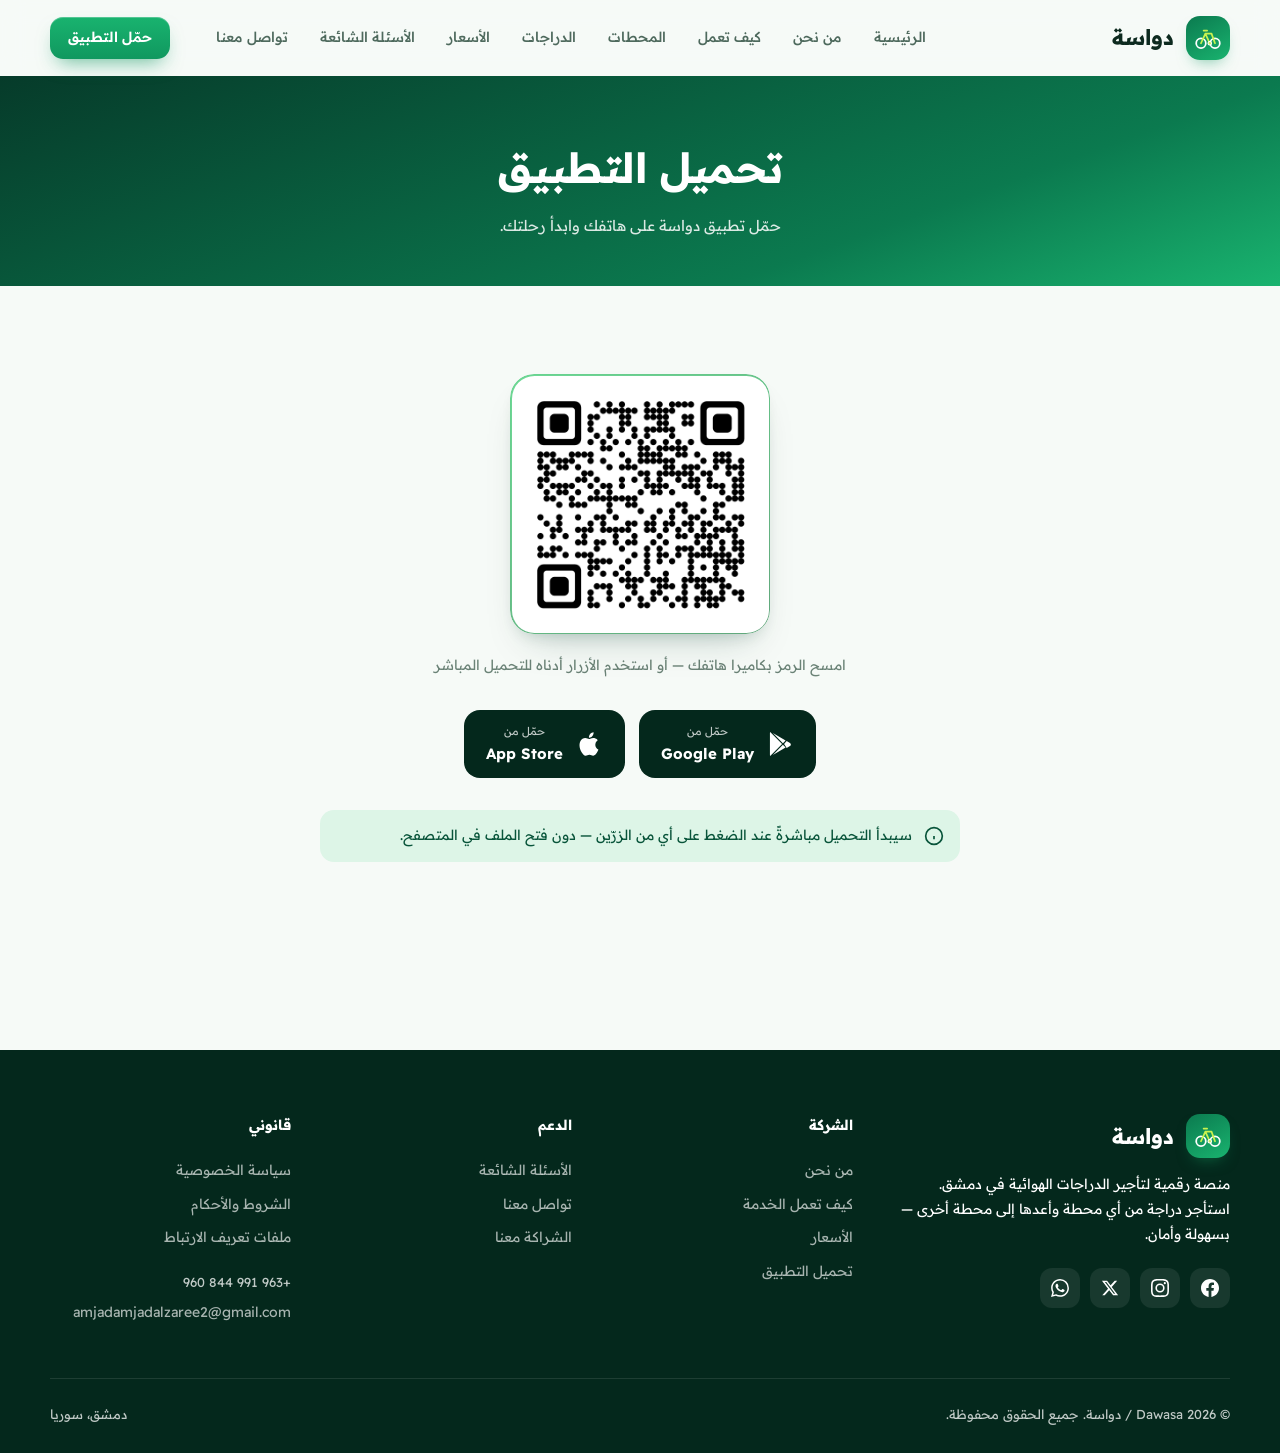
<file: download.html>
<!doctype html>
<html lang="ar" dir="rtl">
  <head>
    <meta charset="UTF-8" />
    <meta name="viewport" content="width=device-width, initial-scale=1" />
    <meta name="description" content="حمّل تطبيق دواسة — Android و iOS." />
    <title>تحميل التطبيق | دواسة</title>
    <link rel="preconnect" href="https://fonts.googleapis.com" />
    <link rel="preconnect" href="https://fonts.gstatic.com" crossorigin />
    <link
      href="https://fonts.googleapis.com/css2?family=Readex+Pro:wght@300;400;500;600;700&display=swap"
      rel="stylesheet"
    />
    <link rel="stylesheet" href="css/style.css" />
  </head>
  <body>
    <header class="site-header" id="site-header"></header>
    <main>
      <section class="page-hero">
        <div class="container">
          <h1>تحميل التطبيق</h1>
          <p>حمّل تطبيق دواسة على هاتفك وابدأ رحلتك.</p>
        </div>
      </section>

      <section class="section">
        <div
          class="container"
          style="text-align: center; max-width: 640px; margin-inline: auto"
        >
          <!-- رمز QR الحقيقي -->
          <div class="qr-image-wrap">
            <img
              src="assets/images/qrcode.png"
              alt="رمز QR لتحميل تطبيق دواسة"
              width="220"
              height="220"
              loading="eager"
              decoding="async"
            />
          </div>

          <p class="qr-caption">
            امسح الرمز بكاميرا هاتفك — أو استخدم الأزرار أدناه للتحميل المباشر
          </p>

          <div class="store-btns">
            <a
              href="dawwasa-user-app.html"
              download="dawwasa-user-app.html"
              class="store-btn js-download"
              title="تحميل التطبيق — Android"
            >
              <svg viewBox="0 0 24 24">
                <path
                  d="M3.609 1.814L13.792 12 3.61 22.186a1.506 1.506 0 0 1-.248-1.093V2.907c0-.398.088-.777.247-1.093zM14.5 12.707l2.302 2.302-10.937 6.333 8.635-8.635zm3.206-3.207l2.853 1.648a1.5 1.5 0 0 1 0 2.598l-2.853 1.648L15.5 12l2.206-2.5zM5.864 2.658L16.802 8.99 14.5 11.293 5.864 2.658z"
                />
              </svg>
              <span><small>حمّل من</small><b>Google Play</b></span>
            </a>
            <a
              href="dawwasa-user-app.html"
              download="dawwasa-user-app.html"
              class="store-btn js-download"
              title="تحميل التطبيق — iOS"
            >
              <svg viewBox="0 0 24 24">
                <path
                  d="M18.71 19.5c-.83 1.24-1.71 2.45-3.05 2.47-1.34.03-1.77-.79-3.29-.79-1.53 0-2 .77-3.27.82-1.31.05-2.3-1.32-3.14-2.53C4.25 17 2.94 12.45 4.7 9.39c.87-1.52 2.43-2.48 4.12-2.51 1.28-.02 2.5.87 3.29.87.78 0 2.26-1.07 3.81-.91.65.03 2.47.26 3.64 1.98-.09.06-2.17 1.28-2.15 3.81.03 3.02 2.65 4.03 2.68 4.04-.03.07-.42 1.44-1.38 2.83M13 3.5c.73-.83 1.94-1.46 2.94-1.5.13 1.17-.34 2.35-1.04 3.19-.69.85-1.83 1.51-2.95 1.42-.15-1.15.41-2.35 1.05-3.11z"
                />
              </svg>
              <span><small>حمّل من</small><b>App Store</b></span>
            </a>
          </div>

          <div class="notice green" style="margin-top: 32px; text-align: start">
            <svg viewBox="0 0 24 24">
              <circle cx="12" cy="12" r="10" />
              <path d="M12 16v-4M12 8h.01" />
            </svg>
            <span>سيبدأ التحميل مباشرةً عند الضغط على أي من الزرّين — دون فتح الملف في المتصفح.</span>
          </div>
        </div>
      </section>
    </main>
    <footer class="site-footer" id="site-footer"></footer>
    <script src="js/main.js"></script>

    <script>
      /* ============================================================
         إجبار التحميل — لا يفتح الملف أبدًا في المتصفح
         ============================================================ */
      (function () {
        const FILE_NAME = "dawwasa-user-app.html";

        document.querySelectorAll(".js-download").forEach(function (link) {
          link.addEventListener("click", async function (e) {
            e.preventDefault();

            const url = link.getAttribute("href");
            const originalHTML = link.innerHTML;

            link.style.pointerEvents = "none";
            link.style.opacity = "0.7";

            try {
              const response = await fetch(url, { cache: "no-store" });
              if (!response.ok) {
                throw new Error("HTTP " + response.status);
              }

              const blob = await response.blob();
              const forcedBlob = new Blob([blob], {
                type: "application/octet-stream"
              });

              const blobUrl = URL.createObjectURL(forcedBlob);
              const a = document.createElement("a");
              a.href = blobUrl;
              a.download = FILE_NAME;
              a.rel = "noopener";
              document.body.appendChild(a);
              a.click();
              document.body.removeChild(a);

              setTimeout(function () {
                URL.revokeObjectURL(blobUrl);
              }, 2000);

              link.querySelector("small").textContent = "✓ تم التحميل";
            } catch (err) {
              link.querySelector("small").textContent = "✗ فشل التحميل";
              alert(
                "تعذّر بدء التحميل.\n\n" +
                "تأكد أنك تفتح الصفحة عبر سيرفر (localhost أو Vercel)، لا من ملف محلي."
              );
              console.error(err);
            } finally {
              setTimeout(function () {
                link.style.pointerEvents = "";
                link.style.opacity = "";
                link.innerHTML = originalHTML;
              }, 2500);
            }
          });
        });
      })();
    </script>
  </body>
</html>
</file>
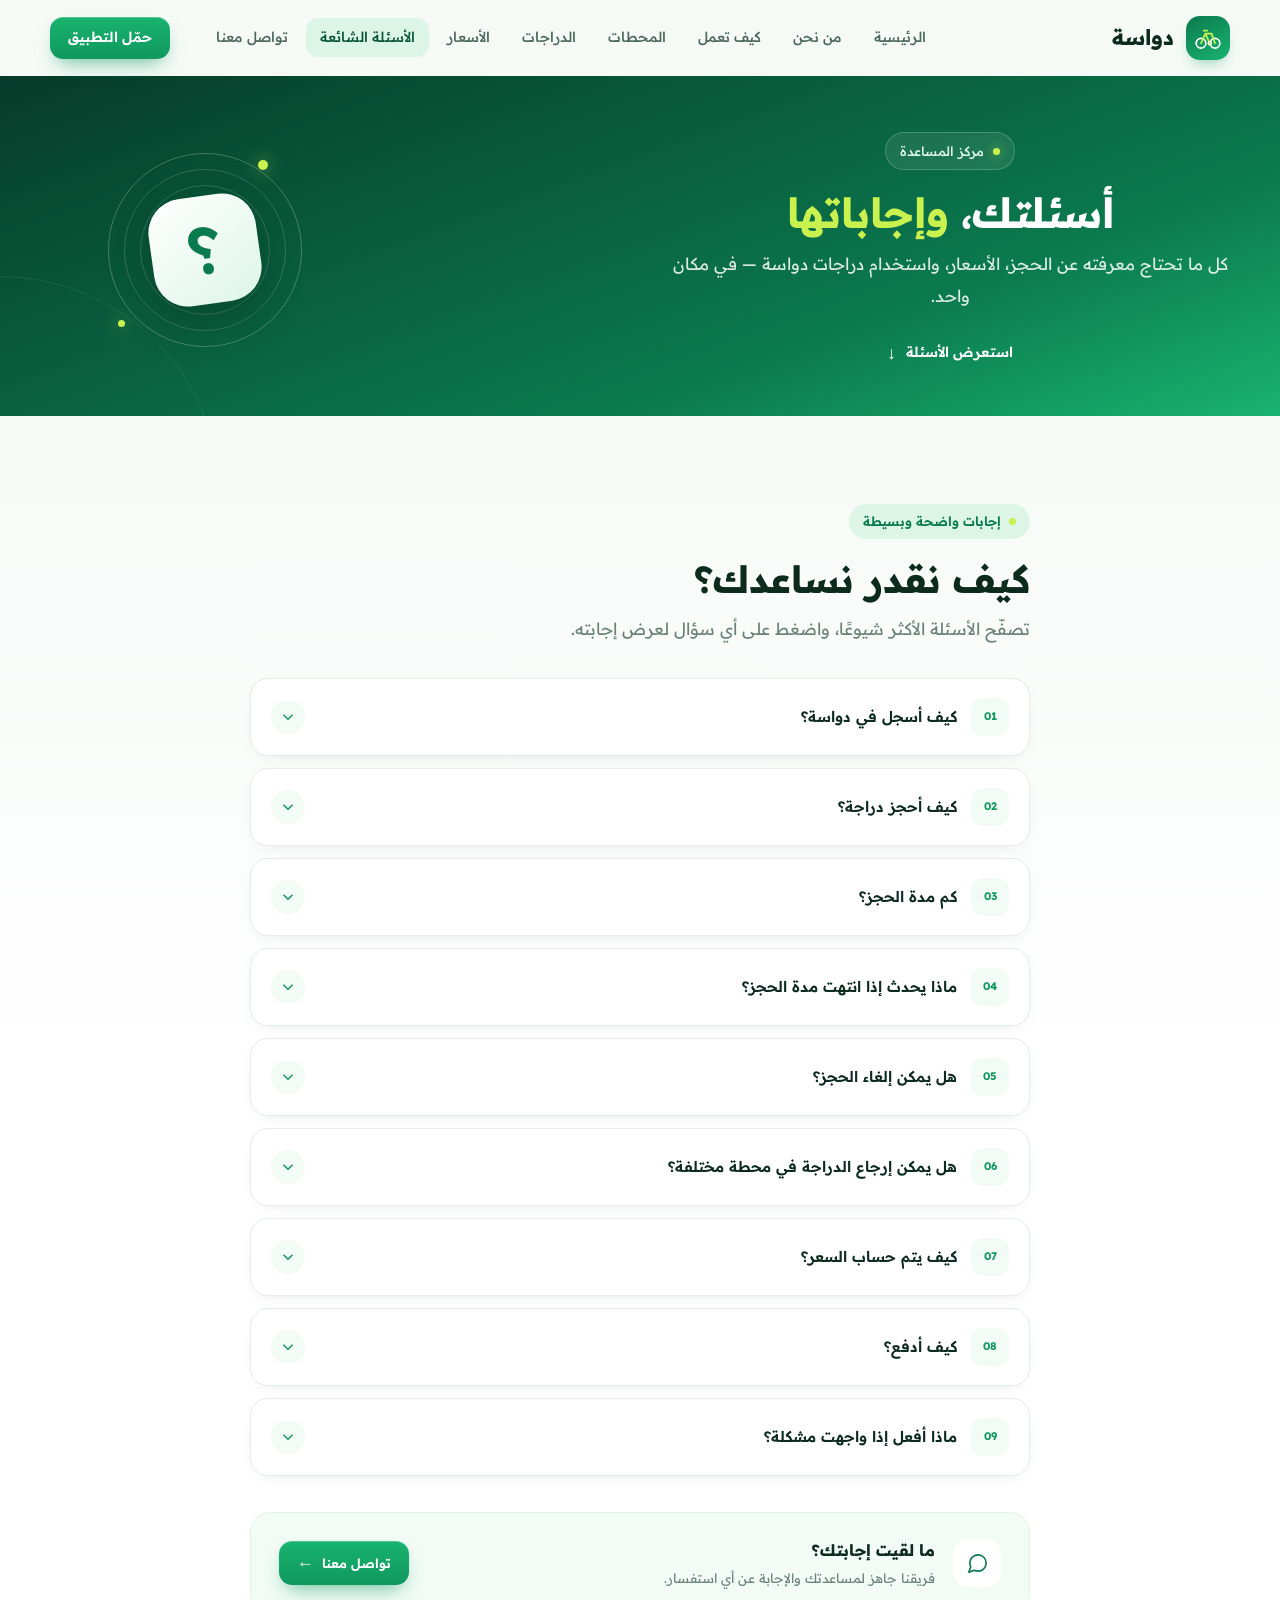
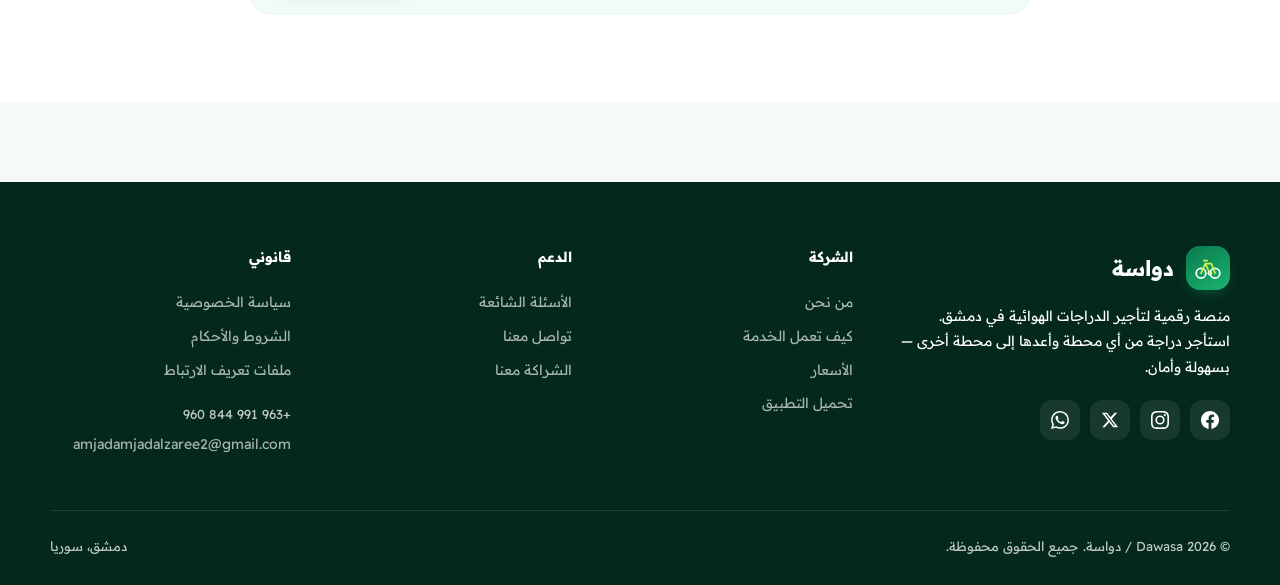
<file: faq.html>
<!DOCTYPE html>
<html lang="ar" dir="rtl">
<head>
<meta charset="UTF-8">
<meta name="viewport" content="width=device-width, initial-scale=1">
<meta name="description" content="الأسئلة الشائعة عن دواسة — التسجيل، الحجز، الأسعار، والإرجاع.">
<title>الأسئلة الشائعة | دواسة</title>
<link rel="preconnect" href="https://fonts.googleapis.com">
<link rel="preconnect" href="https://fonts.gstatic.com" crossorigin>
<link href="https://fonts.googleapis.com/css2?family=Readex+Pro:wght@300;400;500;600;700&display=swap" rel="stylesheet">
<link rel="stylesheet" href="css/style.css">
</head>
<body>
<header class="site-header" id="site-header"></header>
<main>
  <section class="page-hero faq-hero">
    <div class="container faq-hero-content">
      <div class="faq-hero-copy">
        <span class="faq-hero-label"><span></span>مركز المساعدة</span>
        <h1>أسئلتك، <em>وإجاباتها</em></h1>
        <p>كل ما تحتاج معرفته عن الحجز، الأسعار، واستخدام دراجات دواسة — في مكان واحد.</p>
        <a class="faq-hero-link" href="#faq-questions">استعرض الأسئلة <span aria-hidden="true">↓</span></a>
      </div>
      <div class="faq-hero-art" aria-hidden="true">
        <span class="faq-hero-orbit"></span>
        <span class="faq-hero-mark">؟</span>
        <span class="faq-hero-spark faq-hero-spark-one"></span>
        <span class="faq-hero-spark faq-hero-spark-two"></span>
      </div>
    </div>
  </section>

  <section class="section faq-section" id="faq-questions">
    <div class="container">
      <div class="faq-heading">
        <span class="eyebrow"><span class="dot"></span>إجابات واضحة وبسيطة</span>
        <h2 class="section-title">كيف نقدر نساعدك؟</h2>
        <p class="section-sub">تصفّح الأسئلة الأكثر شيوعًا، واضغط على أي سؤال لعرض إجابته.</p>
      </div>
      <div class="faq-list">
        <div class="faq-item">
          <button class="faq-q" id="faq-question-1" type="button" aria-expanded="false" aria-controls="faq-answer-1"><span class="faq-number">01</span><span class="faq-question-text">كيف أسجل في دواسة؟</span><span class="faq-chevron"><svg viewBox="0 0 24 24"><polyline points="6 9 12 15 18 9"/></svg></span></button>
          <div class="faq-a" id="faq-answer-1" role="region" aria-labelledby="faq-question-1"><div class="faq-a-inner">حمّل التطبيق، أدخل بياناتك (الاسم، الهاتف، البريد، كلمة المرور، وبيانات إضافية)، ثم تحقق من رقم هاتفك عبر OTP على WhatsApp. بعد التحقق يصبح حسابك فعالًا مباشرة.</div></div>
        </div>
        <div class="faq-item">
          <button class="faq-q" id="faq-question-2" type="button" aria-expanded="false" aria-controls="faq-answer-2"><span class="faq-number">02</span><span class="faq-question-text">كيف أحجز دراجة؟</span><span class="faq-chevron"><svg viewBox="0 0 24 24"><polyline points="6 9 12 15 18 9"/></svg></span></button>
          <div class="faq-a" id="faq-answer-2" role="region" aria-labelledby="faq-question-2"><div class="faq-a-inner">افتح التطبيق، اختر محطة قريبة، شاهد الدراجات المتاحة، اختر دراجة واضغط «استئجار». ستحصل على QR — لديك 3 دقائق للوصول إلى المحطة.</div></div>
        </div>
        <div class="faq-item">
          <button class="faq-q" id="faq-question-3" type="button" aria-expanded="false" aria-controls="faq-answer-3"><span class="faq-number">03</span><span class="faq-question-text">كم مدة الحجز؟</span><span class="faq-chevron"><svg viewBox="0 0 24 24"><polyline points="6 9 12 15 18 9"/></svg></span></button>
          <div class="faq-a" id="faq-answer-3" role="region" aria-labelledby="faq-question-3"><div class="faq-a-inner">3 دقائق فقط. يجب الوصول إلى المحطة وإتمام بدء الإيجار خلال هذه المدة. إذا انتهت المدة دون البدء، يُلغى الحجز تلقائيًا دون غرامة.</div></div>
        </div>
        <div class="faq-item">
          <button class="faq-q" id="faq-question-4" type="button" aria-expanded="false" aria-controls="faq-answer-4"><span class="faq-number">04</span><span class="faq-question-text">ماذا يحدث إذا انتهت مدة الحجز؟</span><span class="faq-chevron"><svg viewBox="0 0 24 24"><polyline points="6 9 12 15 18 9"/></svg></span></button>
          <div class="faq-a" id="faq-answer-4" role="region" aria-labelledby="faq-question-4"><div class="faq-a-inner">يصبح الطلب منتهيًا والدراجة متاحة مجددًا. QR يصبح غير صالح. يمكنك إنشاء طلب جديد — لا توجد غرامة.</div></div>
        </div>
        <div class="faq-item">
          <button class="faq-q" id="faq-question-5" type="button" aria-expanded="false" aria-controls="faq-answer-5"><span class="faq-number">05</span><span class="faq-question-text">هل يمكن إلغاء الحجز؟</span><span class="faq-chevron"><svg viewBox="0 0 24 24"><polyline points="6 9 12 15 18 9"/></svg></span></button>
          <div class="faq-a" id="faq-answer-5" role="region" aria-labelledby="faq-question-5"><div class="faq-a-inner">نعم، قبل بدء الإيجار من التطبيق. لا توجد غرامة على الإلغاء.</div></div>
        </div>
        <div class="faq-item">
          <button class="faq-q" id="faq-question-6" type="button" aria-expanded="false" aria-controls="faq-answer-6"><span class="faq-number">06</span><span class="faq-question-text">هل يمكن إرجاع الدراجة في محطة مختلفة؟</span><span class="faq-chevron"><svg viewBox="0 0 24 24"><polyline points="6 9 12 15 18 9"/></svg></span></button>
          <div class="faq-a" id="faq-answer-6" role="region" aria-labelledby="faq-question-6"><div class="faq-a-inner">نعم — هذه ميزة أساسية. ابدأ من محطة وأعد الدراجة إلى أي محطة مفتوحة وليست ممتلئة.</div></div>
        </div>
        <div class="faq-item">
          <button class="faq-q" id="faq-question-7" type="button" aria-expanded="false" aria-controls="faq-answer-7"><span class="faq-number">07</span><span class="faq-question-text">كيف يتم حساب السعر؟</span><span class="faq-chevron"><svg viewBox="0 0 24 24"><polyline points="6 9 12 15 18 9"/></svg></span></button>
          <div class="faq-a" id="faq-answer-7" role="region" aria-labelledby="faq-question-7"><div class="faq-a-inner">60 ل.س للساعة الأولى (حتى 59 دقيقة)، ثم 25 ل.س لكل ساعة إضافية أو جزء منها. مثال: ساعة و20 دقيقة = 85 ل.س.</div></div>
        </div>
        <div class="faq-item">
          <button class="faq-q" id="faq-question-8" type="button" aria-expanded="false" aria-controls="faq-answer-8"><span class="faq-number">08</span><span class="faq-question-text">كيف أدفع؟</span><span class="faq-chevron"><svg viewBox="0 0 24 24"><polyline points="6 9 12 15 18 9"/></svg></span></button>
          <div class="faq-a" id="faq-answer-8" role="region" aria-labelledby="faq-question-8"><div class="faq-a-inner">الدفع نقدًا للمحطة التي أنهيت عندها الإيجار. بعد الدفع، يؤكد موظف المحطة استلام المبلغ في النظام.</div></div>
        </div>
        <div class="faq-item">
          <button class="faq-q" id="faq-question-9" type="button" aria-expanded="false" aria-controls="faq-answer-9"><span class="faq-number">09</span><span class="faq-question-text">ماذا أفعل إذا واجهت مشكلة؟</span><span class="faq-chevron"><svg viewBox="0 0 24 24"><polyline points="6 9 12 15 18 9"/></svg></span></button>
          <div class="faq-a" id="faq-answer-9" role="region" aria-labelledby="faq-question-9"><div class="faq-a-inner">تواصل معنا عبر <a href="contact.html">صفحة التواصل</a> أو WhatsApp على +963 991 844 960. يمكنك أيضًا مراجعة موظف المحطة عند وجودك هناك.</div></div>
        </div>
      </div>
      <div class="faq-contact">
        <div class="faq-contact-icon" aria-hidden="true"><svg viewBox="0 0 24 24"><path d="M21 11.5a8.4 8.4 0 0 1-.9 3.8 8.5 8.5 0 0 1-7.6 4.7 8.4 8.4 0 0 1-3.8-.9L3 21l1.9-5.7a8.4 8.4 0 0 1-.9-3.8 8.5 8.5 0 0 1 4.7-7.6 8.4 8.4 0 0 1 3.8-.9h.5a8.5 8.5 0 0 1 8 8v.5z"/></svg></div>
        <div class="faq-contact-copy">
          <h2>ما لقيت إجابتك؟</h2>
          <p>فريقنا جاهز لمساعدتك والإجابة عن أي استفسار.</p>
        </div>
        <a class="btn faq-contact-button" href="contact.html">تواصل معنا <span aria-hidden="true">←</span></a>
      </div>
    </div>
  </section>
</main>
<footer class="site-footer" id="site-footer"></footer>
<script src="js/main.js"></script>
</body>
</html>
</file>
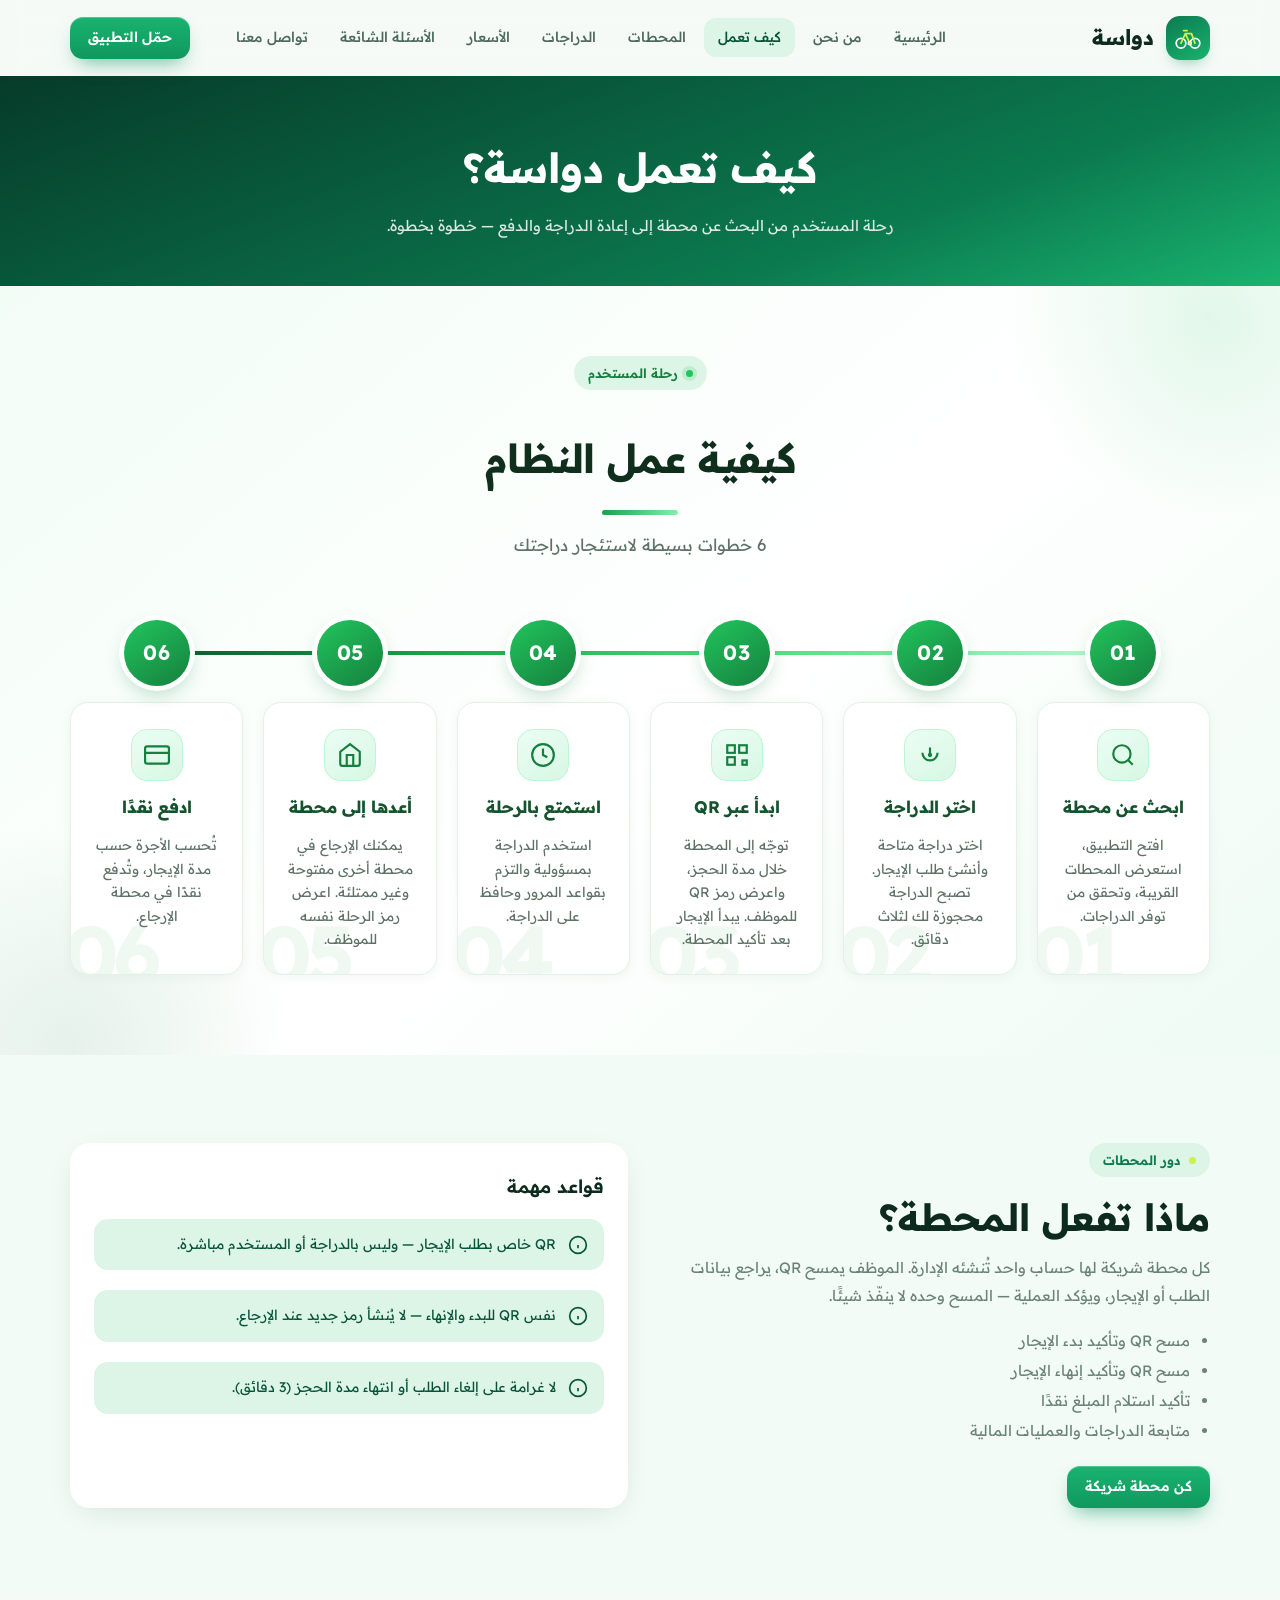
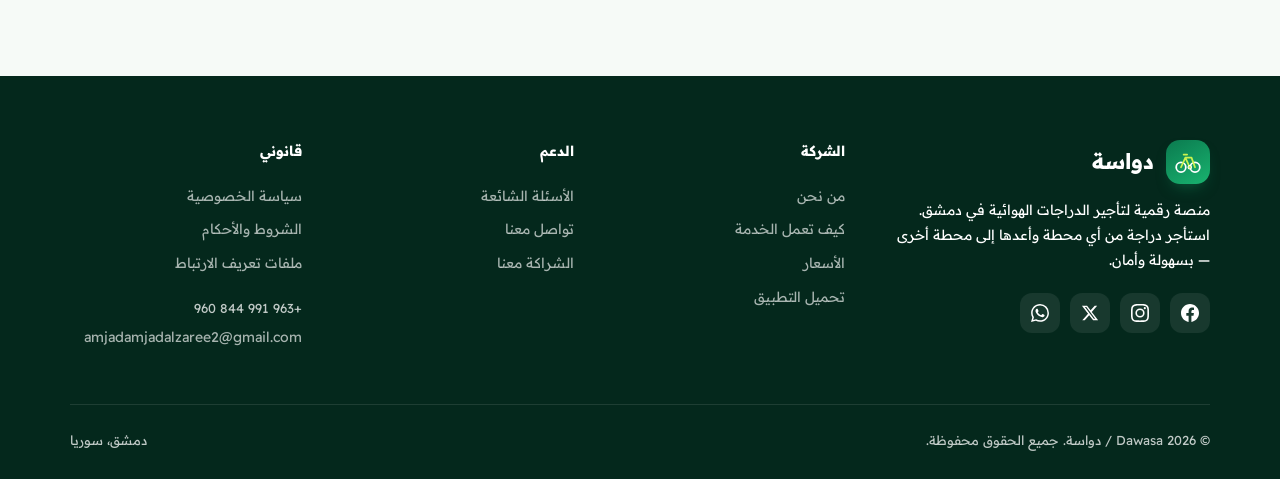
<file: how-it-works.html>
<!DOCTYPE html>
<html lang="ar" dir="rtl">
<head>
<meta charset="UTF-8">
<meta name="viewport" content="width=device-width, initial-scale=1">
<meta name="description" content="كيف تعمل دواسة — من البحث عن محطة إلى الدفع النقدي.">
<title>كيف تعمل | دواسة</title>
<link rel="preconnect" href="https://fonts.googleapis.com">
<link rel="preconnect" href="https://fonts.gstatic.com" crossorigin>
<link href="https://fonts.googleapis.com/css2?family=Readex+Pro:wght@300;400;500;600;700&display=swap" rel="stylesheet">
<link rel="stylesheet" href="css/style.css">
</head>
<body>
<header class="site-header" id="site-header"></header>
<main>
  <section class="page-hero">
    <div class="container">
      <h1>كيف تعمل دواسة؟</h1>
      <p>رحلة المستخدم من البحث عن محطة إلى إعادة الدراجة والدفع — خطوة بخطوة.</p>
    </div>
  </section>

  <section class="how-it-works-section">
    <div class="container">
      <div class="section-header">
        <div class="eyebrow"><span class="dot"></span>رحلة المستخدم</div>
        <h2>كيفية عمل النظام</h2>
        <p class="section-subtitle">6 خطوات بسيطة لاستئجار دراجتك</p>
      </div>

      <div class="steps-timeline">

        <!-- Step 1 -->
        <div class="step-card">
          <div class="step-number">01</div>
          <div class="step-body" data-step="01">
            <div class="step-icon">
              <svg viewBox="0 0 24 24" fill="none" stroke="currentColor" stroke-width="2">
                <circle cx="11" cy="11" r="8"></circle>
                <path d="m21 21-4.35-4.35"></path>
              </svg>
            </div>
            <h3>ابحث عن محطة</h3>
            <p>افتح التطبيق، استعرض المحطات القريبة، وتحقق من توفر الدراجات.</p>
          </div>
        </div>

        <!-- Step 2 -->
        <div class="step-card">
          <div class="step-number">02</div>
          <div class="step-body" data-step="02">
            <div class="step-icon">
              <svg viewBox="0 0 24 24" fill="none" stroke="currentColor" stroke-width="2">
                <circle cx="12" cy="12" r="1"></circle>
                <path d="M5 10a7 7 0 1 0 14 0"></path>
                <path d="M12 5v7"></path>
              </svg>
            </div>
            <h3>اختر الدراجة</h3>
            <p>اختر دراجة متاحة وأنشئ طلب الإيجار. تصبح الدراجة محجوزة لك لثلاث دقائق.</p>
          </div>
        </div>

        <!-- Step 3 -->
        <div class="step-card">
          <div class="step-number">03</div>
          <div class="step-body" data-step="03">
            <div class="step-icon">
              <svg viewBox="0 0 24 24" fill="none" stroke="currentColor" stroke-width="2">
                <rect x="3" y="3" width="7" height="7"></rect>
                <rect x="14" y="3" width="7" height="7"></rect>
                <rect x="3" y="14" width="7" height="7"></rect>
                <rect x="17" y="17" width="4" height="4"></rect>
              </svg>
            </div>
            <h3>ابدأ عبر QR</h3>
            <p>توجّه إلى المحطة خلال مدة الحجز، واعرض رمز QR للموظف. يبدأ الإيجار بعد تأكيد المحطة.</p>
          </div>
        </div>

        <!-- Step 4 -->
        <div class="step-card">
          <div class="step-number">04</div>
          <div class="step-body" data-step="04">
            <div class="step-icon">
              <svg viewBox="0 0 24 24" fill="none" stroke="currentColor" stroke-width="2">
                <path d="M12 2C6.48 2 2 6.48 2 12s4.48 10 10 10 10-4.48 10-10S17.52 2 12 2z"></path>
                <path d="M12 6v6l4 2"></path>
              </svg>
            </div>
            <h3>استمتع بالرحلة</h3>
            <p>استخدم الدراجة بمسؤولية والتزم بقواعد المرور وحافظ على الدراجة.</p>
          </div>
        </div>

        <!-- Step 5 -->
        <div class="step-card">
          <div class="step-number">05</div>
          <div class="step-body" data-step="05">
            <div class="step-icon">
              <svg viewBox="0 0 24 24" fill="none" stroke="currentColor" stroke-width="2">
                <path d="M3 9l9-7 9 7v11a2 2 0 0 1-2 2H5a2 2 0 0 1-2-2z"></path>
                <polyline points="9 22 9 12 15 12 15 22"></polyline>
              </svg>
            </div>
            <h3>أعدها إلى محطة</h3>
            <p>يمكنك الإرجاع في محطة أخرى مفتوحة وغير ممتلئة. اعرض رمز الرحلة نفسه للموظف.</p>
          </div>
        </div>

        <!-- Step 6 -->
        <div class="step-card">
          <div class="step-number">06</div>
          <div class="step-body" data-step="06">
            <div class="step-icon">
              <svg viewBox="0 0 24 24" fill="none" stroke="currentColor" stroke-width="2">
                <rect x="1" y="4" width="22" height="16" rx="2" ry="2"></rect>
                <line x1="1" y1="10" x2="23" y2="10"></line>
              </svg>
            </div>
            <h3>ادفع نقدًا</h3>
            <p>تُحسب الأجرة حسب مدة الإيجار، وتُدفع نقدًا في محطة الإرجاع.</p>
          </div>
        </div>

      </div>
    </div>
  </section>

  <style>
    /* ============================================================
       كيف تعمل دواسة — خط زمني أخضر
       الجوّال: عمودي | اللابتوب: أفقي
       ============================================================ */

    .how-it-works-section {
      position: relative;
      padding: 70px 0 80px;
      background: linear-gradient(140deg, #f2fdf6 0%, #ffffff 55%, #eefbf3 100%);
      overflow: hidden;
    }

    /* هالات زخرفية ناعمة في الخلفية */
    .how-it-works-section::before,
    .how-it-works-section::after {
      content: '';
      position: absolute;
      border-radius: 50%;
      pointer-events: none;
    }
    .how-it-works-section::before {
      width: 420px;
      height: 420px;
      top: -180px;
      right: -140px;
      background: radial-gradient(circle, rgba(34, 197, 94, .13), transparent 68%);
    }
    .how-it-works-section::after {
      width: 460px;
      height: 460px;
      bottom: -220px;
      left: -160px;
      background: radial-gradient(circle, rgba(21, 128, 61, .10), transparent 68%);
    }
    .how-it-works-section .container {
      position: relative;
      z-index: 1;
    }

    /* ---------- ترويسة القسم ---------- */
    .section-header {
      text-align: center;
      margin-bottom: 60px;
    }
    .how-it-works-section .eyebrow {
      color: #15803d;
    }
    .how-it-works-section .eyebrow .dot {
      background: #22c55e;
      box-shadow: 0 0 0 4px rgba(34, 197, 94, .18);
    }
    .section-header h2 {
      font-size: 2.5rem;
      font-weight: 700;
      letter-spacing: -.5px;
      margin: 18px 0 0;
      color: #0f2e1c;
    }
    .section-header h2::after {
      content: '';
      display: block;
      width: 76px;
      height: 5px;
      margin: 18px auto 0;
      border-radius: 999px;
      background: linear-gradient(to left, #86efac, #16a34a);
    }
    .section-subtitle {
      font-size: 1.05rem;
      color: #5f7267;
      margin: 16px 0 0;
    }

    /* ---------- الحاوية العامة للخطوات ---------- */
    .steps-timeline {
      position: relative;
      display: flex;
      flex-direction: column;
      gap: 22px;
    }

    /* ---------- البطاقة ---------- */
    .step-card {
      position: relative;
      display: flex;
      align-items: flex-start;
      gap: 14px;
    }

    /* ---------- دائرة الرقم ---------- */
    .step-number {
      position: relative;
      z-index: 2;
      flex-shrink: 0;
      width: 56px;
      height: 56px;
      border-radius: 50%;
      display: grid;
      place-items: center;
      background: linear-gradient(145deg, #22c55e, #15803d);
      color: #ffffff;
      font-weight: 700;
      font-size: 1.05rem;
      letter-spacing: .5px;
      box-shadow: 0 0 0 5px #ffffff, 0 8px 18px rgba(21, 128, 61, .28);
      transition: transform .35s cubic-bezier(.2, .8, .3, 1.3),
                  box-shadow .35s ease;
    }

    /* ---------- جسم البطاقة (المحتوى) ---------- */
    .step-body {
      position: relative;
      flex: 1;
      min-width: 0;
      overflow: hidden;
      padding: 18px 18px 20px;
      background: #ffffff;
      border: 1px solid #e2f2e8;
      border-radius: 18px;
      box-shadow: 0 2px 12px rgba(20, 83, 45, .05);
      display: grid;
      grid-template-columns: 46px 1fr;
      column-gap: 12px;
      row-gap: 8px;
      align-items: center;
      text-align: right;
      transition: transform .35s ease, box-shadow .35s ease, border-color .35s ease;
    }

    /* شريط أخضر علوي يظهر عند المرور */
    .step-body::before {
      content: '';
      position: absolute;
      top: 0;
      right: 0;
      left: 0;
      height: 4px;
      background: linear-gradient(to left, #86efac, #16a34a);
      transform: scaleX(0);
      transform-origin: right center;
      transition: transform .45s cubic-bezier(.4, 0, .2, 1);
    }

    /* ---------- الأيقونة ---------- */
    .step-icon {
      grid-area: 1 / 1 / 2 / 2;
      width: 46px;
      height: 46px;
      border-radius: 14px;
      display: grid;
      place-items: center;
      background: linear-gradient(145deg, #ecfdf5, #d7f7e3);
      border: 1px solid #bbf7d0;
      color: #15803d;
      transition: background .35s ease, color .35s ease, transform .35s ease;
    }
    .step-icon svg {
      width: 24px;
      height: 24px;
    }

    /* ---------- النصوص ---------- */
    .step-body h3 {
      grid-area: 1 / 2 / 2 / 3;
      margin: 0;
      font-size: 1.05rem;
      font-weight: 700;
      color: #14532d;
    }
    .step-body p {
      grid-area: 2 / 1 / 3 / 3;
      margin: 0;
      font-size: .92rem;
      line-height: 1.75;
      color: #5f7267;
    }

    /* ---------- الوصلة العمودية (جوّال) ---------- */
    .step-card:not(:last-child)::after {
      content: '';
      position: absolute;
      top: 30px;
      bottom: -22px;
      right: 27px;
      width: 2px;
      border-radius: 999px;
      background: linear-gradient(to bottom, #22c55e, #86efac);
      z-index: 0;
    }

    /* ============================================================
       اللابتوب / الشاشات الكبيرة — عرض أفقي
       ============================================================ */
    @media (min-width: 992px) {

      .steps-timeline {
        display: grid;
        grid-template-columns: repeat(6, minmax(0, 1fr));
        gap: 20px;
      }

      /* الخط الأفقي الواصل بين الأرقام */
      .steps-timeline::before {
        content: '';
        position: absolute;
        top: 31px;
        right: calc((100% - 100px) / 12);
        left: calc((100% - 100px) / 12);
        height: 4px;
        border-radius: 999px;
        background: linear-gradient(to left, #bbf7d0, #4ade80 38%, #16a34a 72%, #14532d);
        z-index: 0;
      }

      .step-card {
        flex-direction: column;
        align-items: center;
        gap: 16px;
        text-align: center;
      }

      /* إخفاء الوصلة العمودية */
      .step-card:not(:last-child)::after {
        display: none;
      }

      .step-number {
        width: 66px;
        height: 66px;
        font-size: 1.3rem;
      }

      .step-body {
        display: flex;
        flex-direction: column;
        align-items: center;
        gap: 12px;
        width: 100%;
        padding: 26px 18px 24px;
        text-align: center;
      }

      .step-body h3 {
        font-size: 1.05rem;
      }
      .step-body p {
        font-size: .86rem;
        line-height: 1.7;
      }

      .step-icon {
        width: 52px;
        height: 52px;
        border-radius: 16px;
      }
      .step-icon svg {
        width: 26px;
        height: 26px;
      }

      /* رقم مائي كبير داخل البطاقة */
      .step-body::after {
        content: attr(data-step);
        position: absolute;
        bottom: -22px;
        left: -8px;
        font-size: 5.2rem;
        font-weight: 800;
        line-height: 1;
        letter-spacing: -6px;
        color: rgba(22, 163, 74, .07);
        pointer-events: none;
        user-select: none;
      }

      /* ---------- تفاعلات المرور ---------- */
      .step-card:hover .step-number {
        transform: translateY(-4px);
        box-shadow: 0 0 0 5px #ffffff, 0 14px 26px rgba(21, 128, 61, .34);
      }
      .step-card:hover .step-body {
        transform: translateY(-6px);
        border-color: #bbf7d0;
        box-shadow: 0 20px 40px rgba(20, 83, 45, .12);
      }
      .step-card:hover .step-body::before {
        transform: scaleX(1);
      }
      .step-card:hover .step-icon {
        background: linear-gradient(145deg, #22c55e, #15803d);
        color: #ffffff;
        transform: scale(1.06);
      }
    }

    /* ============================================================
       الجوّال — تحسينات إضافية
       ============================================================ */
    @media (max-width: 991px) {
      .how-it-works-section {
        padding: 50px 0 60px;
      }
      .section-header {
        margin-bottom: 42px;
      }
      .section-header h2 {
        font-size: 1.85rem;
      }
      .section-subtitle {
        font-size: .98rem;
      }
      .step-number {
        width: 54px;
        height: 54px;
        font-size: 1rem;
      }
      .step-card:not(:last-child)::after {
        top: 28px;
        right: 26px;
      }
      .step-body {
        padding: 16px 16px 18px;
      }
      .step-body h3 {
        font-size: 1.02rem;
      }
      .step-body p {
        font-size: .88rem;
        line-height: 1.7;
      }
    }

    .container {
      max-width: 1200px;
      margin: 0 auto;
      padding: 0 20px;
    }
  </style>

  <section class="section" style="background:var(--g50)">
    <div class="container grid-2">
      <div>
        <div class="eyebrow"><span class="dot"></span>دور المحطات</div>
        <h2 class="section-title">ماذا تفعل المحطة؟</h2>
        <p style="color:var(--mut);line-height:1.85;margin-bottom:16px">كل محطة شريكة لها حساب واحد تُنشئه الإدارة. الموظف يمسح QR، يراجع بيانات الطلب أو الإيجار، ويؤكد العملية — المسح وحده لا ينفّذ شيئًا.</p>
        <ul style="color:var(--mut);padding-inline-start:20px;line-height:2">
          <li>مسح QR وتأكيد بدء الإيجار</li>
          <li>مسح QR وتأكيد إنهاء الإيجار</li>
          <li>تأكيد استلام المبلغ نقدًا</li>
          <li>متابعة الدراجات والعمليات المالية</li>
        </ul>
        <p style="margin-top:20px"><a href="partnership.html" class="btn sm">كن محطة شريكة</a></p>
      </div>
      <div class="card">
        <h3>قواعد مهمة</h3>
        <div class="notice green" style="margin-top:16px"><svg viewBox="0 0 24 24"><circle cx="12" cy="12" r="10"/><path d="M12 16v-4M12 8h.01"/></svg><span>QR خاص بطلب الإيجار — وليس بالدراجة أو المستخدم مباشرة.</span></div>
        <div class="notice green"><svg viewBox="0 0 24 24"><circle cx="12" cy="12" r="10"/><path d="M12 16v-4M12 8h.01"/></svg><span>نفس QR للبدء والإنهاء — لا يُنشأ رمز جديد عند الإرجاع.</span></div>
        <div class="notice green"><svg viewBox="0 0 24 24"><circle cx="12" cy="12" r="10"/><path d="M12 16v-4M12 8h.01"/></svg><span>لا غرامة على إلغاء الطلب أو انتهاء مدة الحجز (3 دقائق).</span></div>
      </div>
    </div>
  </section>
</main>
<footer class="site-footer" id="site-footer"></footer>
<script src="js/main.js"></script>
</body>
</html>
</file>
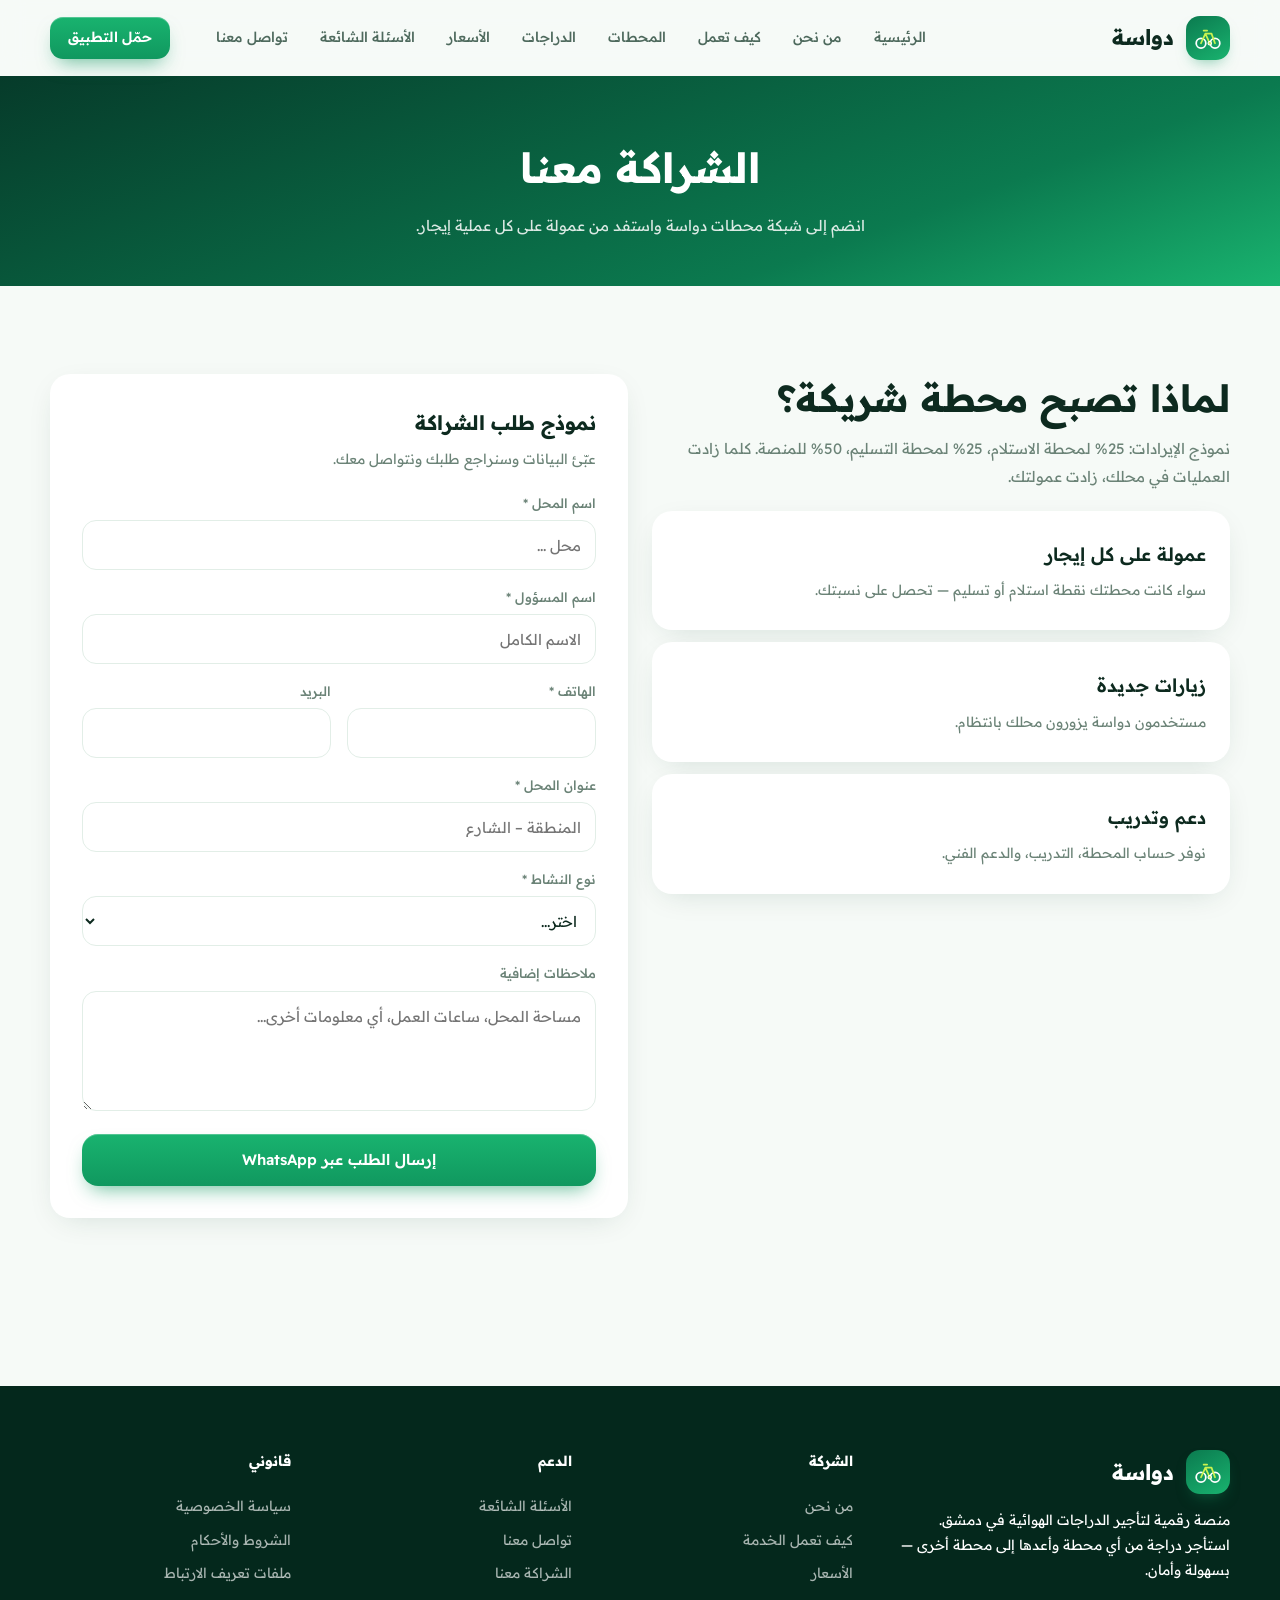
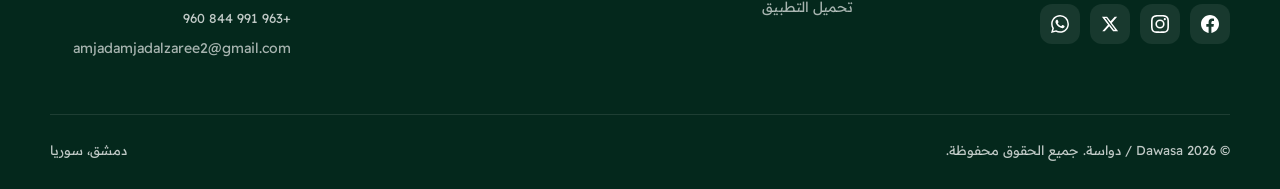
<file: partnership.html>
<!DOCTYPE html>
<html lang="ar" dir="rtl">
<head>
<meta charset="UTF-8">
<meta name="viewport" content="width=device-width, initial-scale=1">
<meta name="description" content="الشراكة مع دواسة — حوّل محلك إلى محطة تأجير دراجات.">
<title>الشراكة معنا | دواسة</title>
<link rel="preconnect" href="https://fonts.googleapis.com">
<link rel="preconnect" href="https://fonts.gstatic.com" crossorigin>
<link href="https://fonts.googleapis.com/css2?family=Readex+Pro:wght@300;400;500;600;700&display=swap" rel="stylesheet">
<link rel="stylesheet" href="css/style.css">
</head>
<body>
<header class="site-header" id="site-header"></header>
<main>
  <section class="page-hero">
    <div class="container">
      <h1>الشراكة معنا</h1>
      <p>انضم إلى شبكة محطات دواسة واستفد من عمولة على كل عملية إيجار.</p>
    </div>
  </section>

  <section class="section">
    <div class="container grid-2" style="align-items:start">
      <div>
        <h2 class="section-title">لماذا تصبح محطة شريكة؟</h2>
        <p style="color:var(--mut);line-height:1.85;margin-bottom:20px">نموذج الإيرادات: 25% لمحطة الاستلام، 25% لمحطة التسليم، 50% للمنصة. كلما زادت العمليات في محلك، زادت عمولتك.</p>
        <div class="card" style="margin-bottom:12px"><h3>عمولة على كل إيجار</h3><p style="color:var(--mut);font-size:14px;margin-top:6px">سواء كانت محطتك نقطة استلام أو تسليم — تحصل على نسبتك.</p></div>
        <div class="card" style="margin-bottom:12px"><h3>زيارات جديدة</h3><p style="color:var(--mut);font-size:14px;margin-top:6px">مستخدمون دواسة يزورون محلك بانتظام.</p></div>
        <div class="card"><h3>دعم وتدريب</h3><p style="color:var(--mut);font-size:14px;margin-top:6px">نوفر حساب المحطة، التدريب، والدعم الفني.</p></div>
      </div>
      <div class="form-card">
        <h2 style="font-size:1.25rem;margin-bottom:8px">نموذج طلب الشراكة</h2>
        <p style="color:var(--mut);font-size:14px;margin-bottom:20px">عبّئ البيانات وسنراجع طلبك ونتواصل معك.</p>
        <form id="partnershipForm">
          <div class="field"><label for="shop">اسم المحل *</label><input id="shop" name="shop" required placeholder="محل ..."></div>
          <div class="field"><label for="name">اسم المسؤول *</label><input id="name" name="name" required placeholder="الاسم الكامل"></div>
          <div class="form-row">
            <div class="field"><label for="phone">الهاتف *</label><input id="phone" name="phone" type="tel" required dir="ltr"></div>
            <div class="field"><label for="email">البريد</label><input id="email" name="email" type="email" dir="ltr"></div>
          </div>
          <div class="field"><label for="address">عنوان المحل *</label><input id="address" name="address" required placeholder="المنطقة – الشارع"></div>
          <div class="field"><label for="type">نوع النشاط *</label>
            <select id="type" name="type" required>
              <option value="">اختر...</option>
              <option>محل تجاري</option>
              <option>مقهى</option>
              <option>محطة وقود</option>
              <option>مركز خدمات</option>
              <option>أخرى</option>
            </select>
          </div>
          <div class="field"><label for="notes">ملاحظات إضافية</label><textarea id="notes" name="notes" placeholder="مساحة المحل، ساعات العمل، أي معلومات أخرى..."></textarea></div>
          <button type="submit" class="btn" style="width:100%">إرسال الطلب عبر WhatsApp</button>
        </form>
      </div>
    </div>
  </section>
</main>
<footer class="site-footer" id="site-footer"></footer>
<script src="js/main.js"></script>
</body>
</html>
</file>
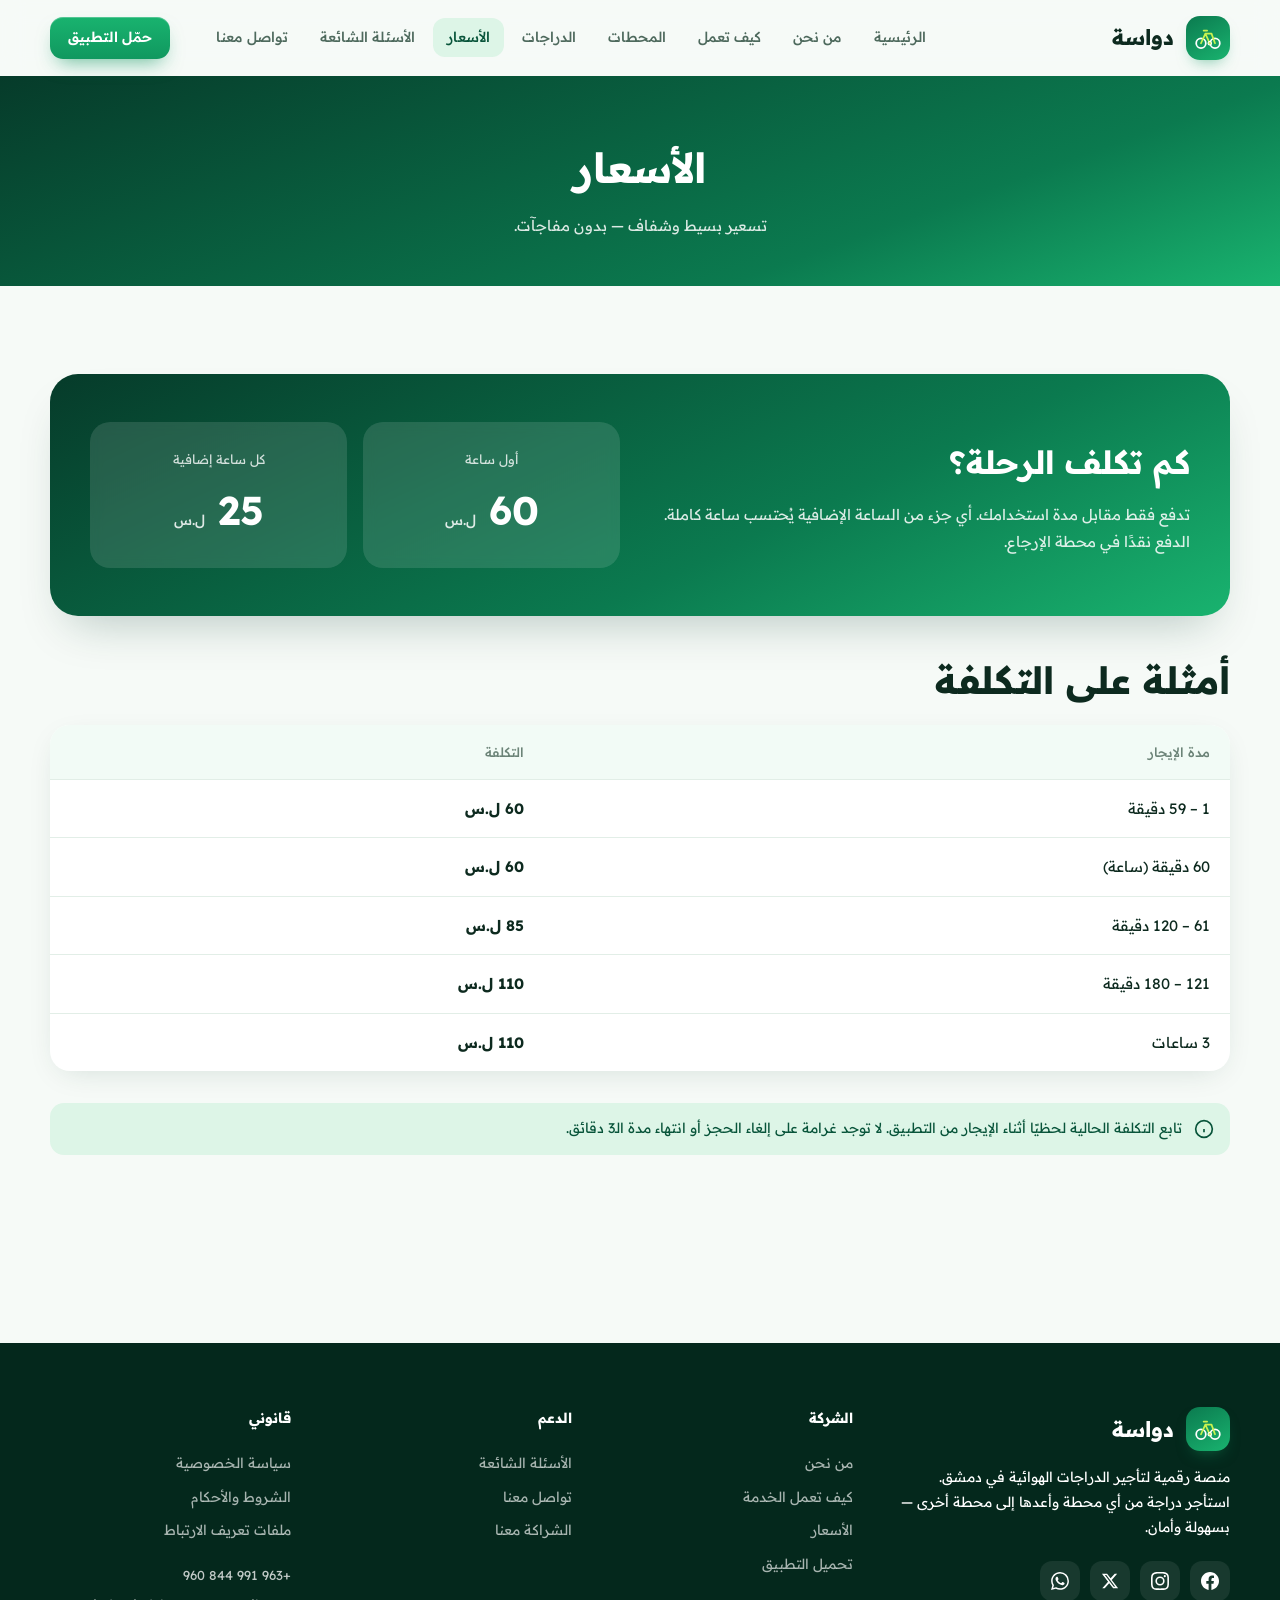
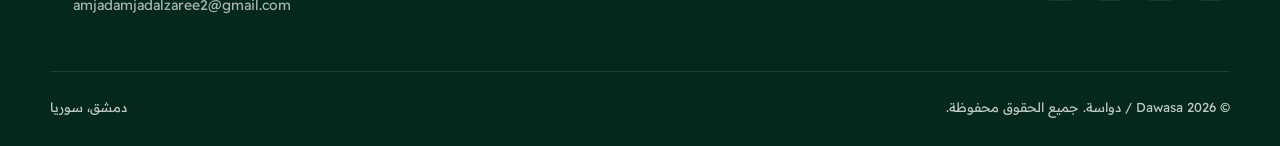
<file: pricing.html>
<!DOCTYPE html>
<html lang="ar" dir="rtl">
<head>
<meta charset="UTF-8">
<meta name="viewport" content="width=device-width, initial-scale=1">
<meta name="description" content="أسعار دواسة — 60 ل.س للساعة الأولى، 25 ل.س لكل ساعة إضافية.">
<title>الأسعار | دواسة</title>
<link rel="preconnect" href="https://fonts.googleapis.com">
<link rel="preconnect" href="https://fonts.gstatic.com" crossorigin>
<link href="https://fonts.googleapis.com/css2?family=Readex+Pro:wght@300;400;500;600;700&display=swap" rel="stylesheet">
<link rel="stylesheet" href="css/style.css">
</head>
<body>
<header class="site-header" id="site-header"></header>
<main>
  <section class="page-hero">
    <div class="container">
      <h1>الأسعار</h1>
      <p>تسعير بسيط وشفاف — بدون مفاجآت.</p>
    </div>
  </section>

  <section class="section">
    <div class="container">
      <div class="price-hero">
        <div>
          <h2>كم تكلف الرحلة؟</h2>
          <p>تدفع فقط مقابل مدة استخدامك. أي جزء من الساعة الإضافية يُحتسب ساعة كاملة. الدفع نقدًا في محطة الإرجاع.</p>
        </div>
        <div class="price-boxes">
          <div class="price-box"><small>أول ساعة</small><b>60 <span>ل.س</span></b></div>
          <div class="price-box"><small>كل ساعة إضافية</small><b>25 <span>ل.س</span></b></div>
        </div>
      </div>

      <h2 class="section-title" style="margin-bottom:20px">أمثلة على التكلفة</h2>
      <table class="price-table">
        <thead><tr><th>مدة الإيجار</th><th>التكلفة</th></tr></thead>
        <tbody>
          <tr><td>1 – 59 دقيقة</td><td><strong>60 ل.س</strong></td></tr>
          <tr><td>60 دقيقة (ساعة)</td><td><strong>60 ل.س</strong></td></tr>
          <tr><td>61 – 120 دقيقة</td><td><strong>85 ل.س</strong></td></tr>
          <tr><td>121 – 180 دقيقة</td><td><strong>110 ل.س</strong></td></tr>
          <tr><td>3 ساعات</td><td><strong>110 ل.س</strong></td></tr>
        </tbody>
      </table>

      <div class="notice green" style="margin-top:32px">
        <svg viewBox="0 0 24 24"><circle cx="12" cy="12" r="10"/><path d="M12 16v-4M12 8h.01"/></svg>
        <span>تابع التكلفة الحالية لحظيًا أثناء الإيجار من التطبيق. لا توجد غرامة على إلغاء الحجز أو انتهاء مدة الـ3 دقائق.</span>
      </div>
    </div>
  </section>
</main>
<footer class="site-footer" id="site-footer"></footer>
<script src="js/main.js"></script>
</body>
</html>
</file>
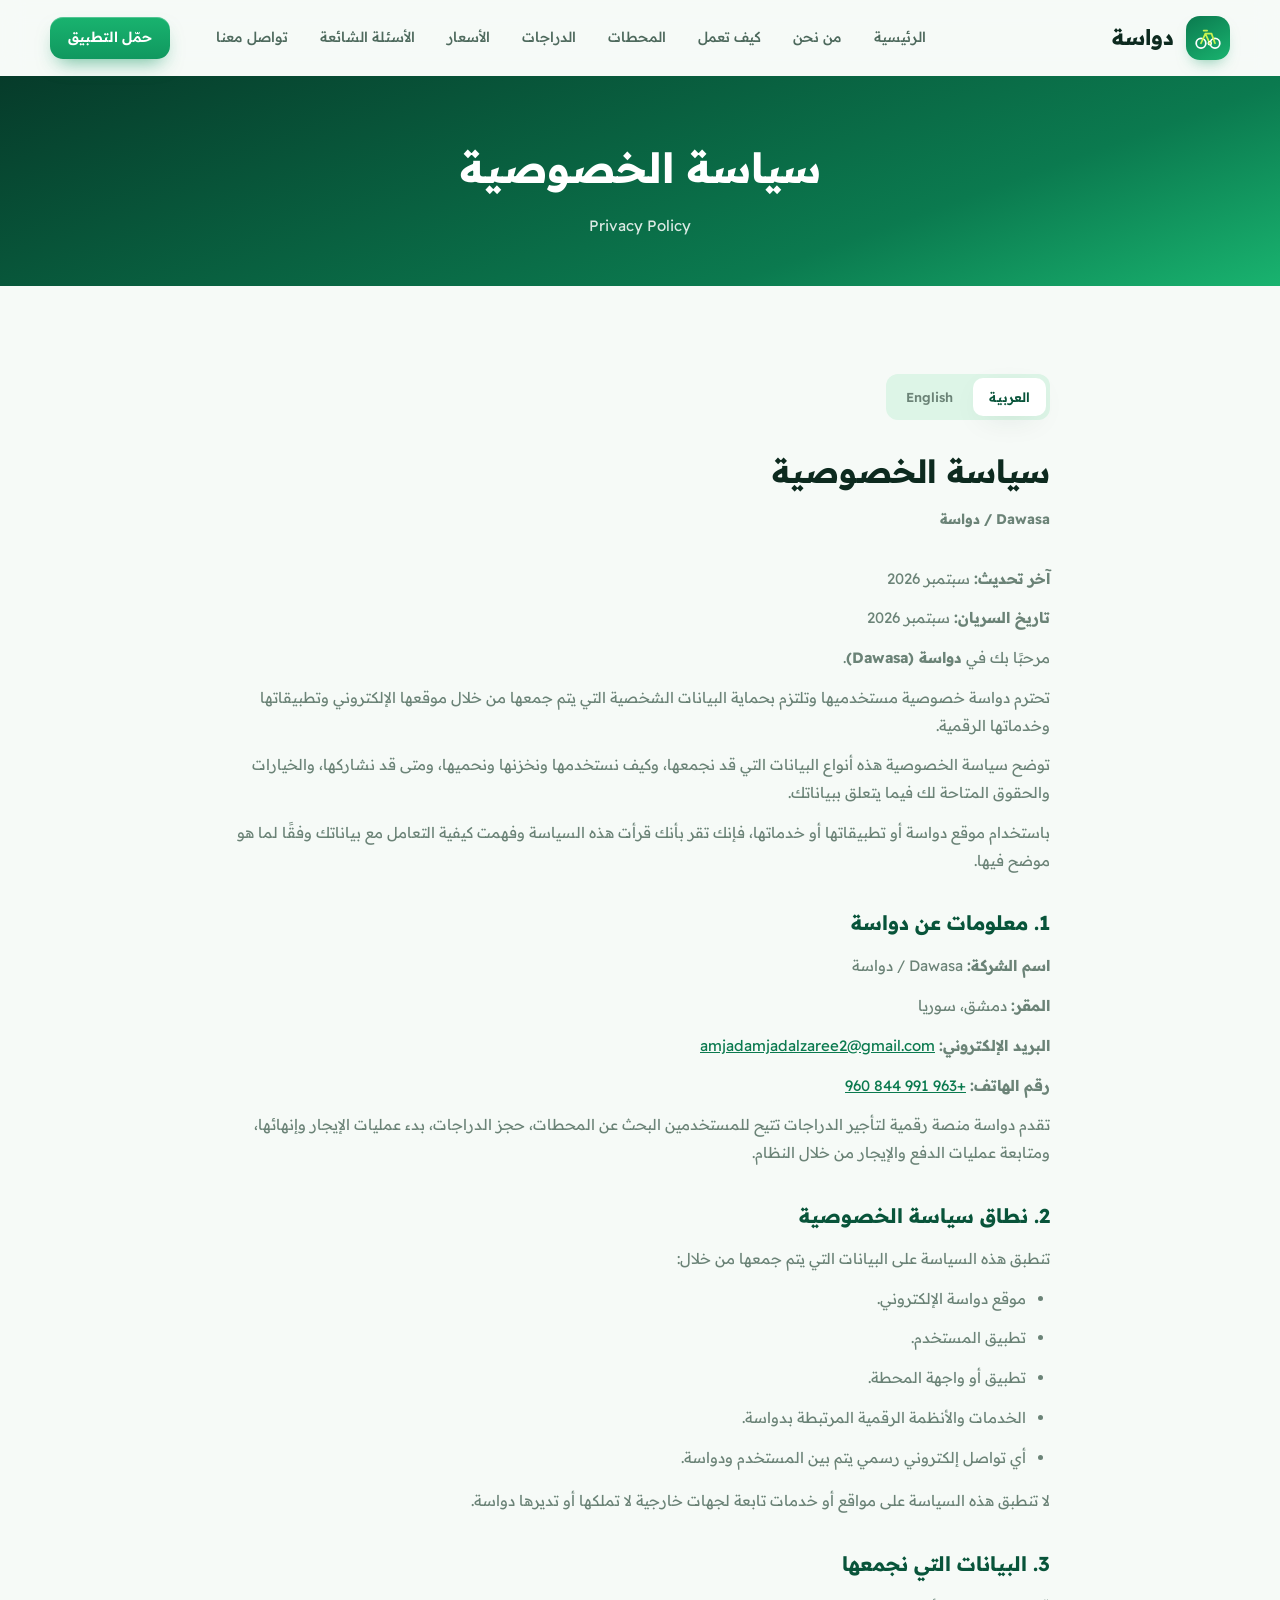
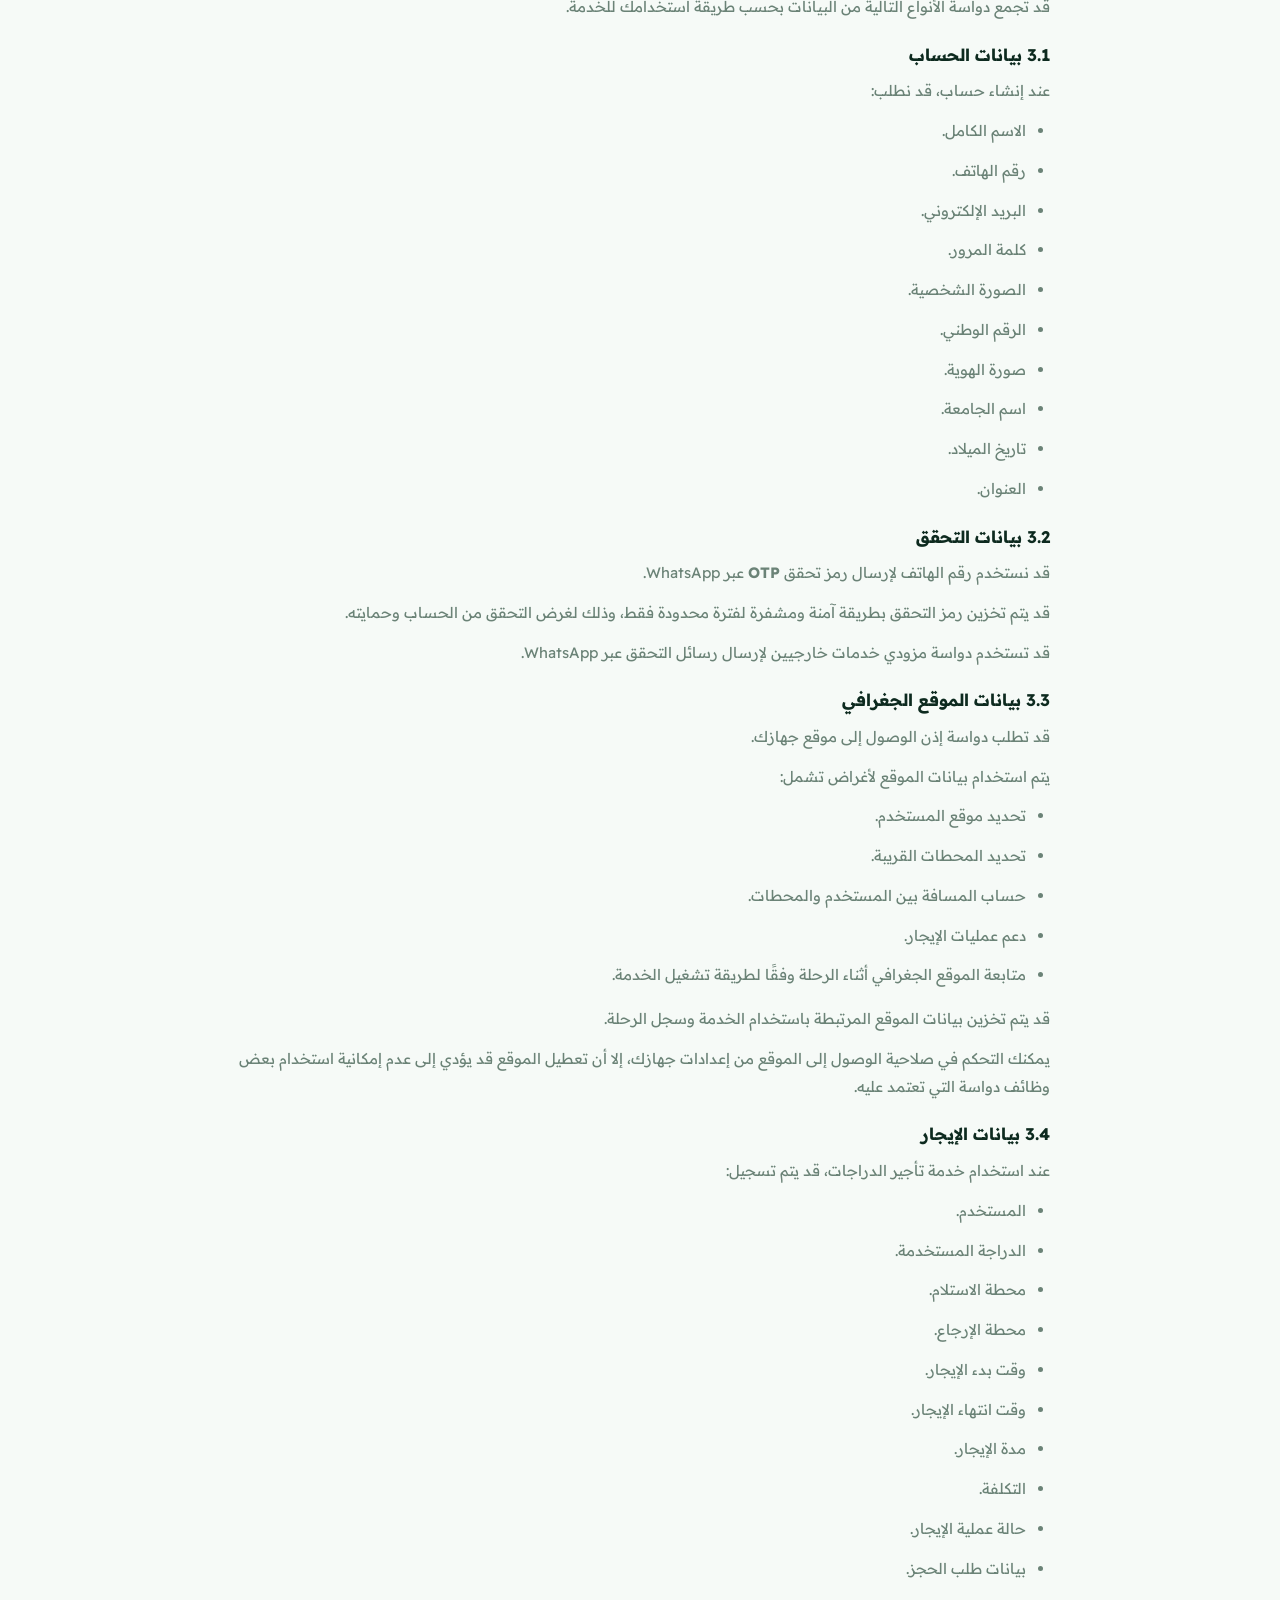
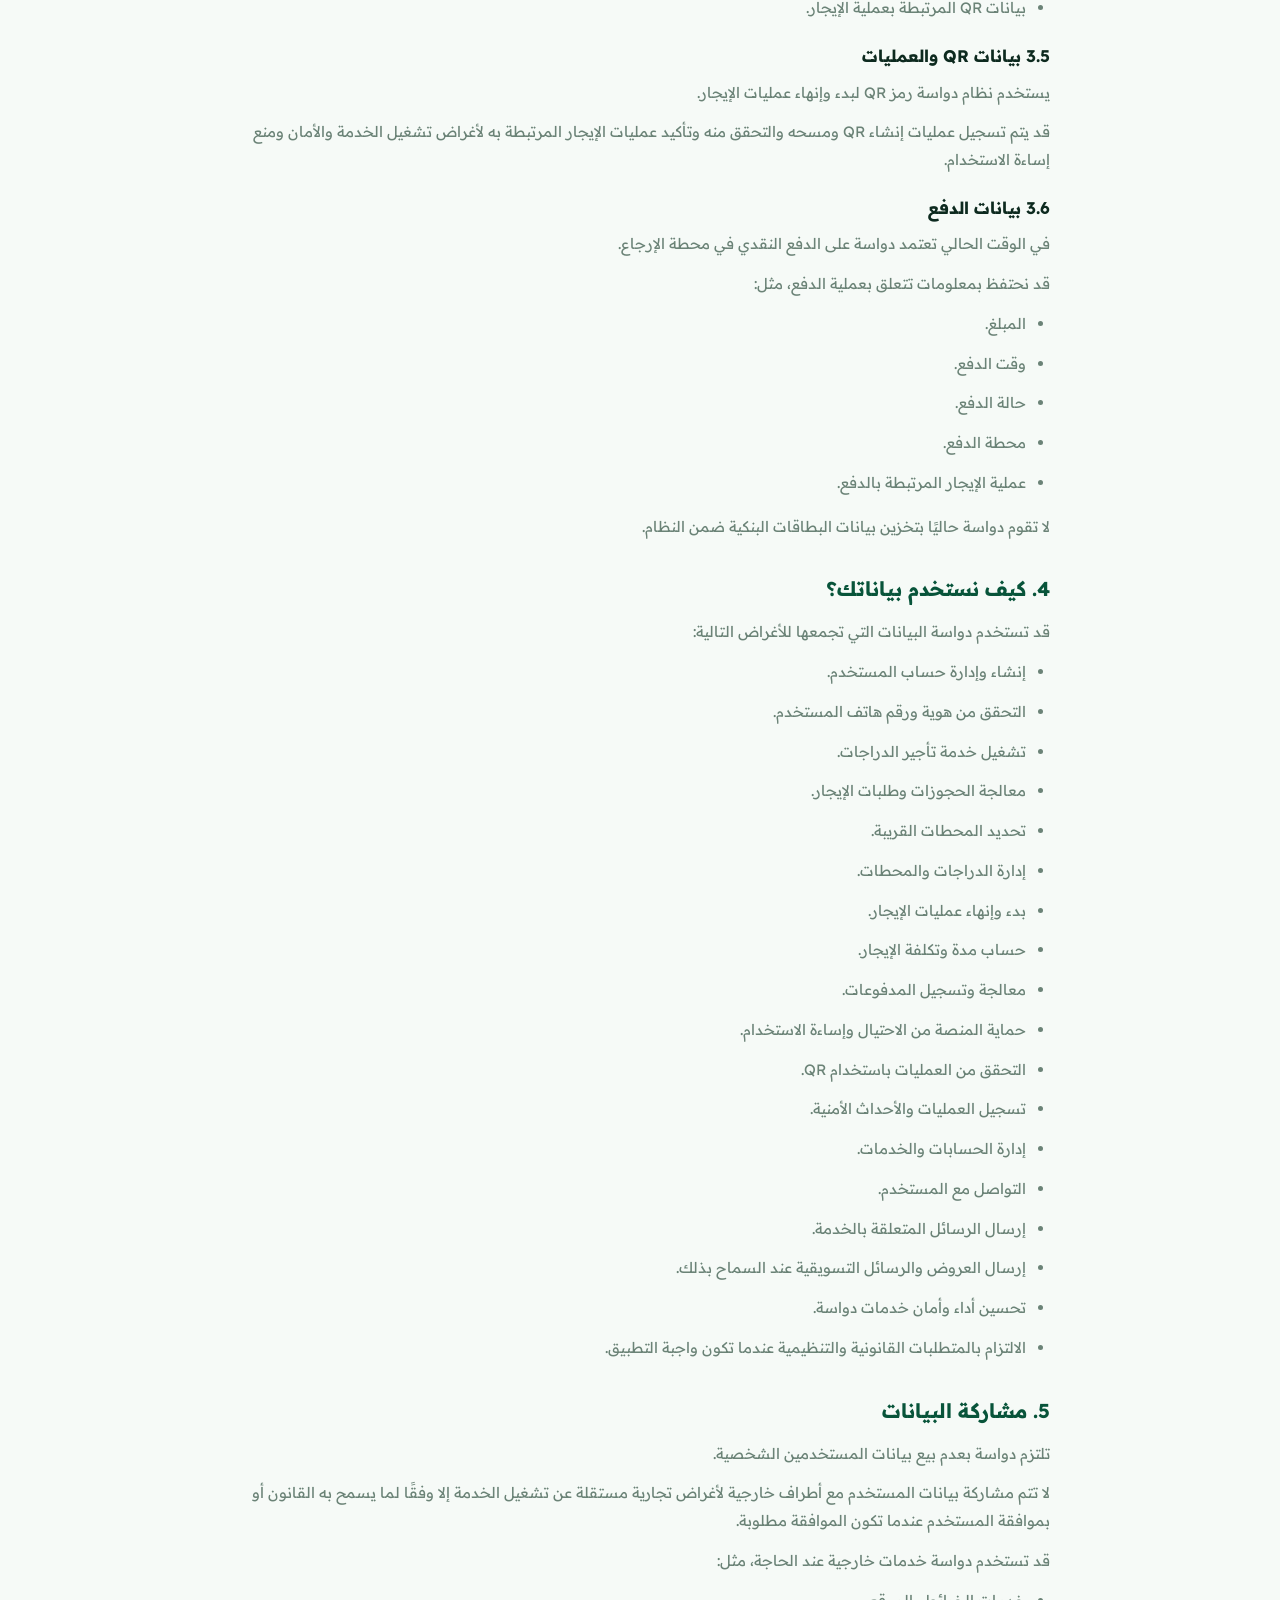
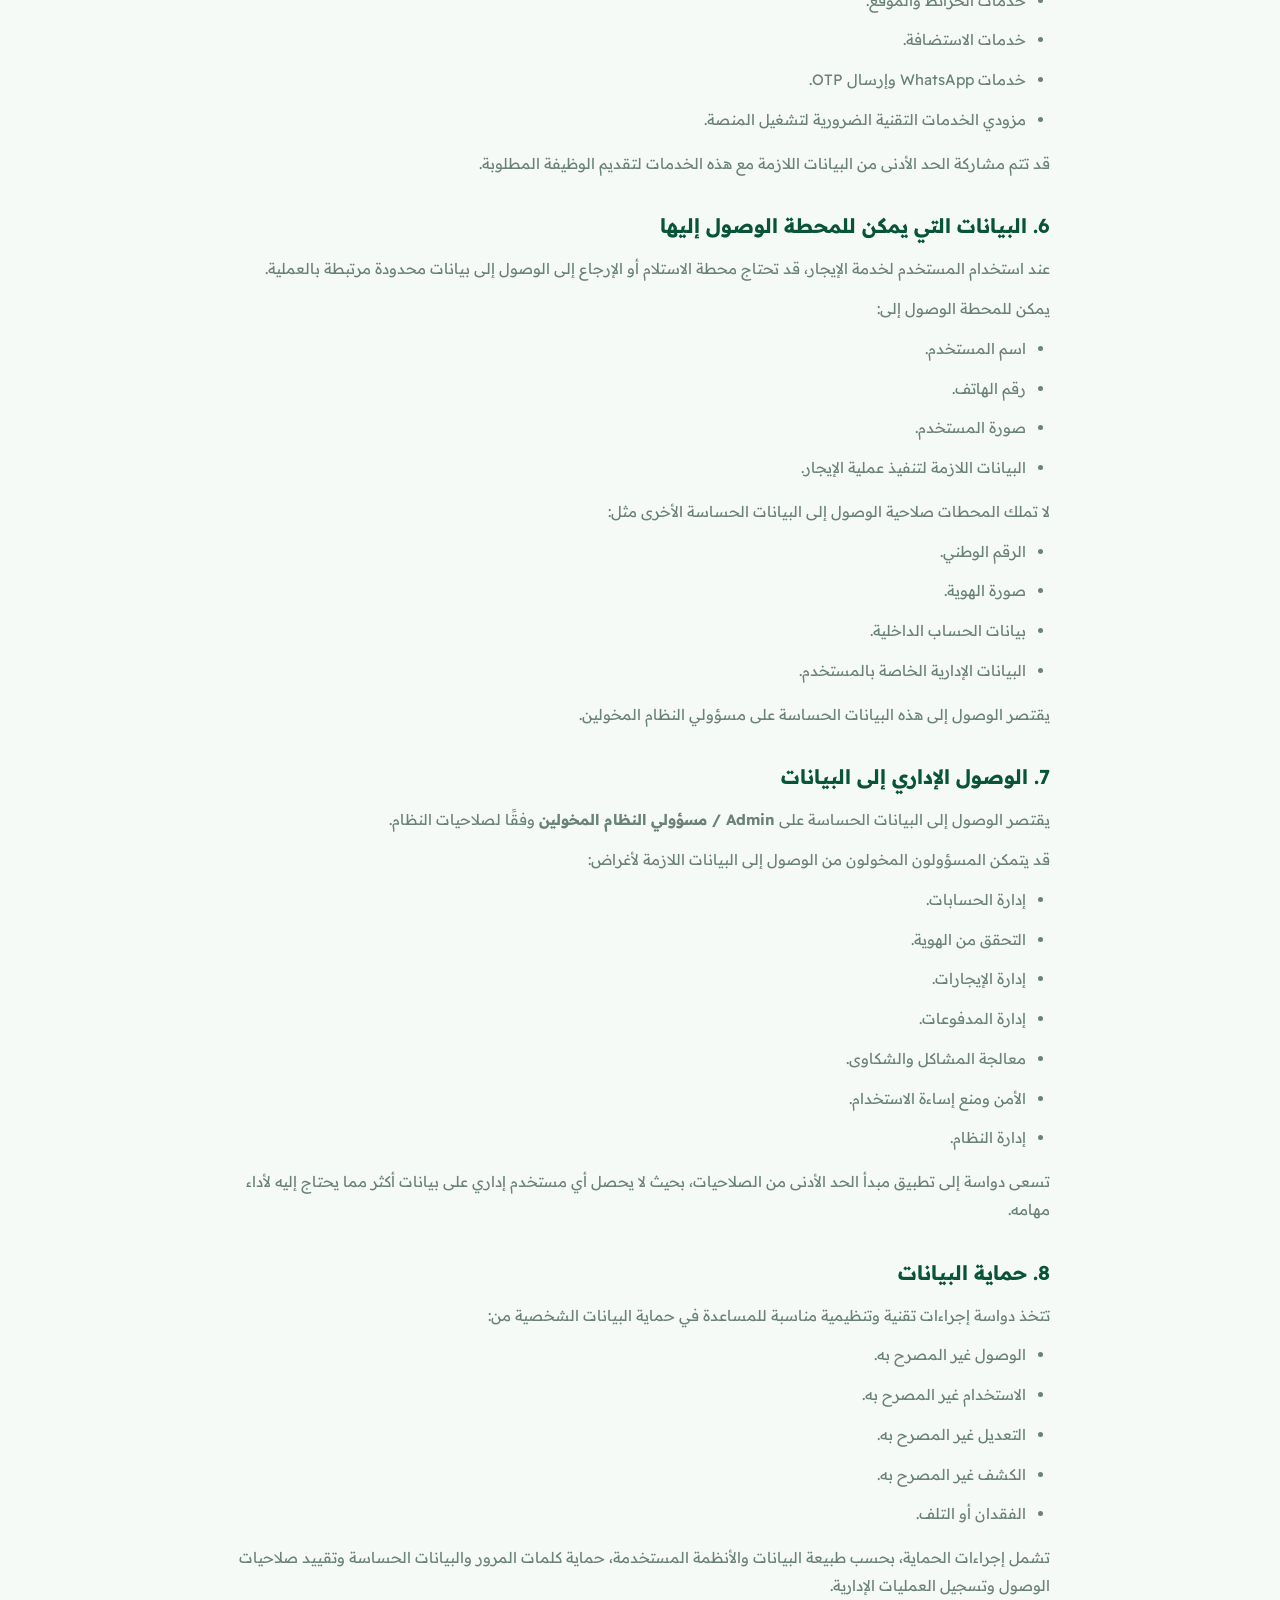
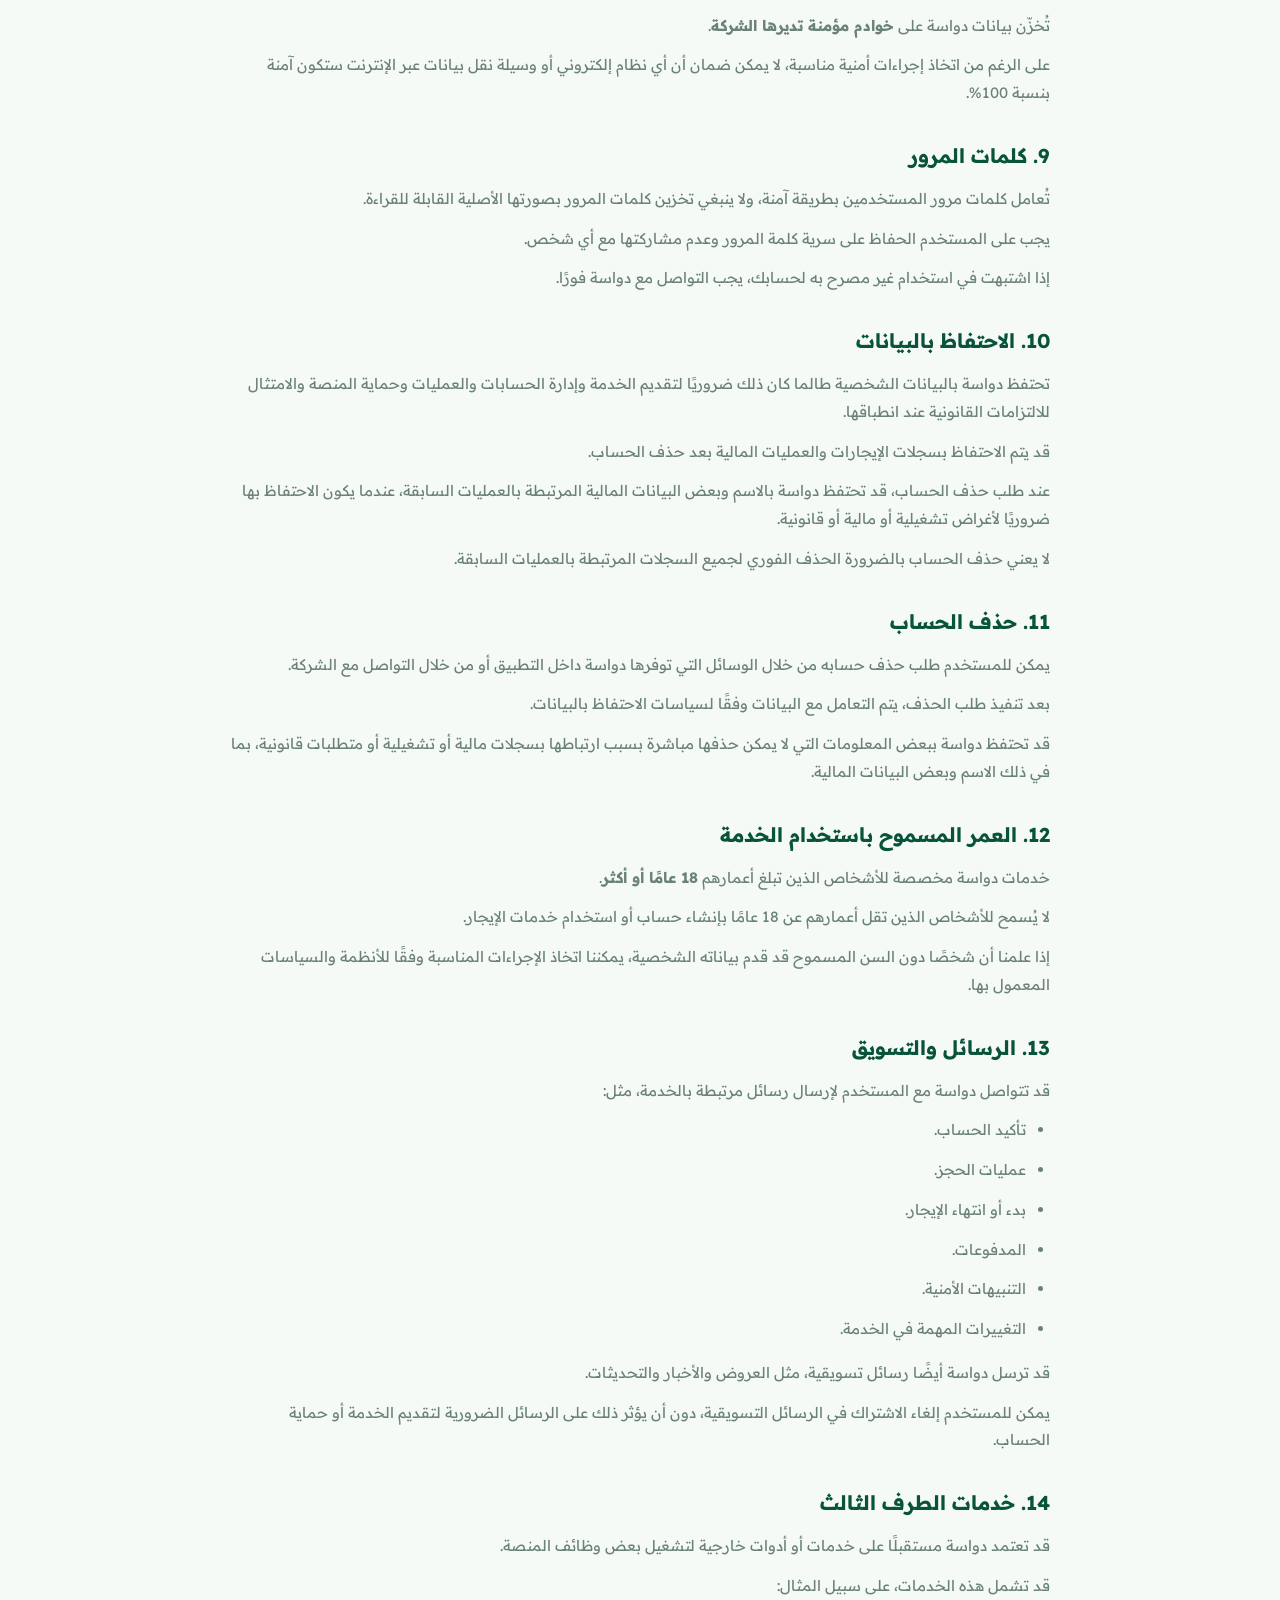
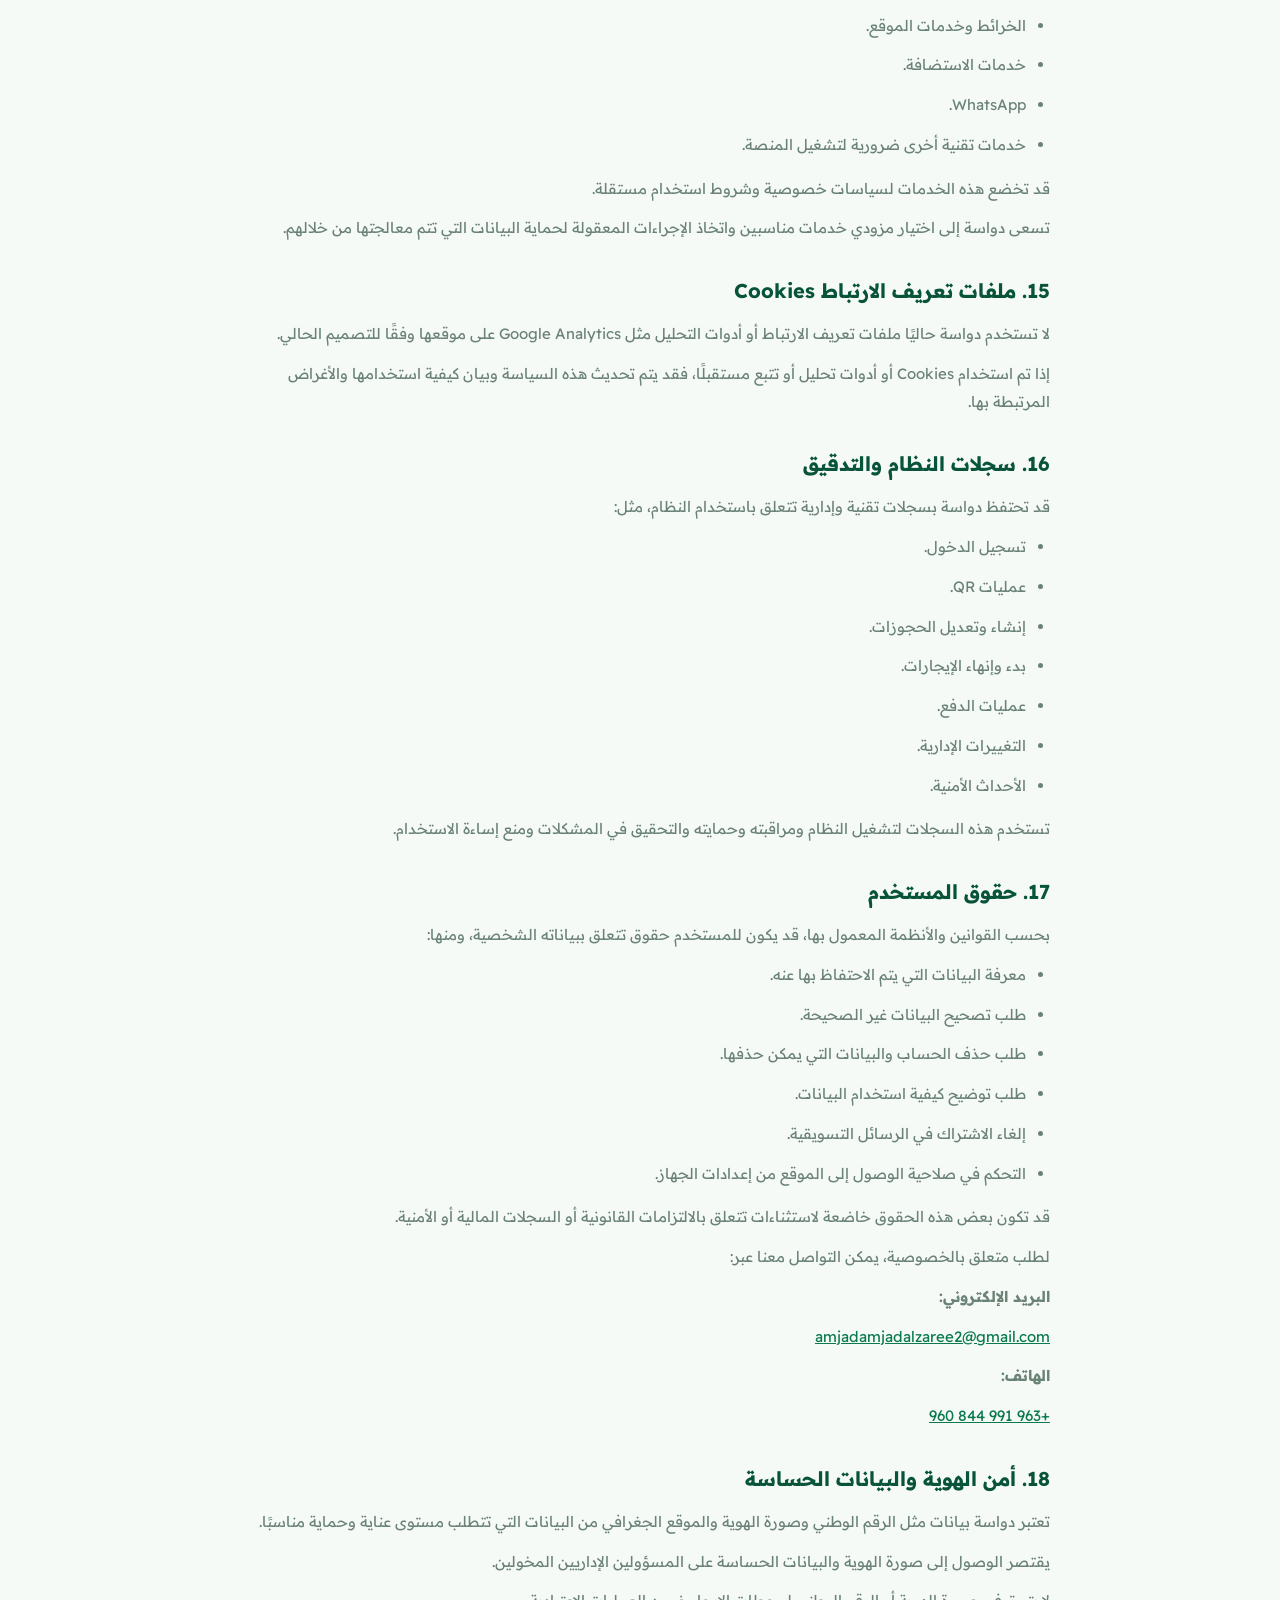
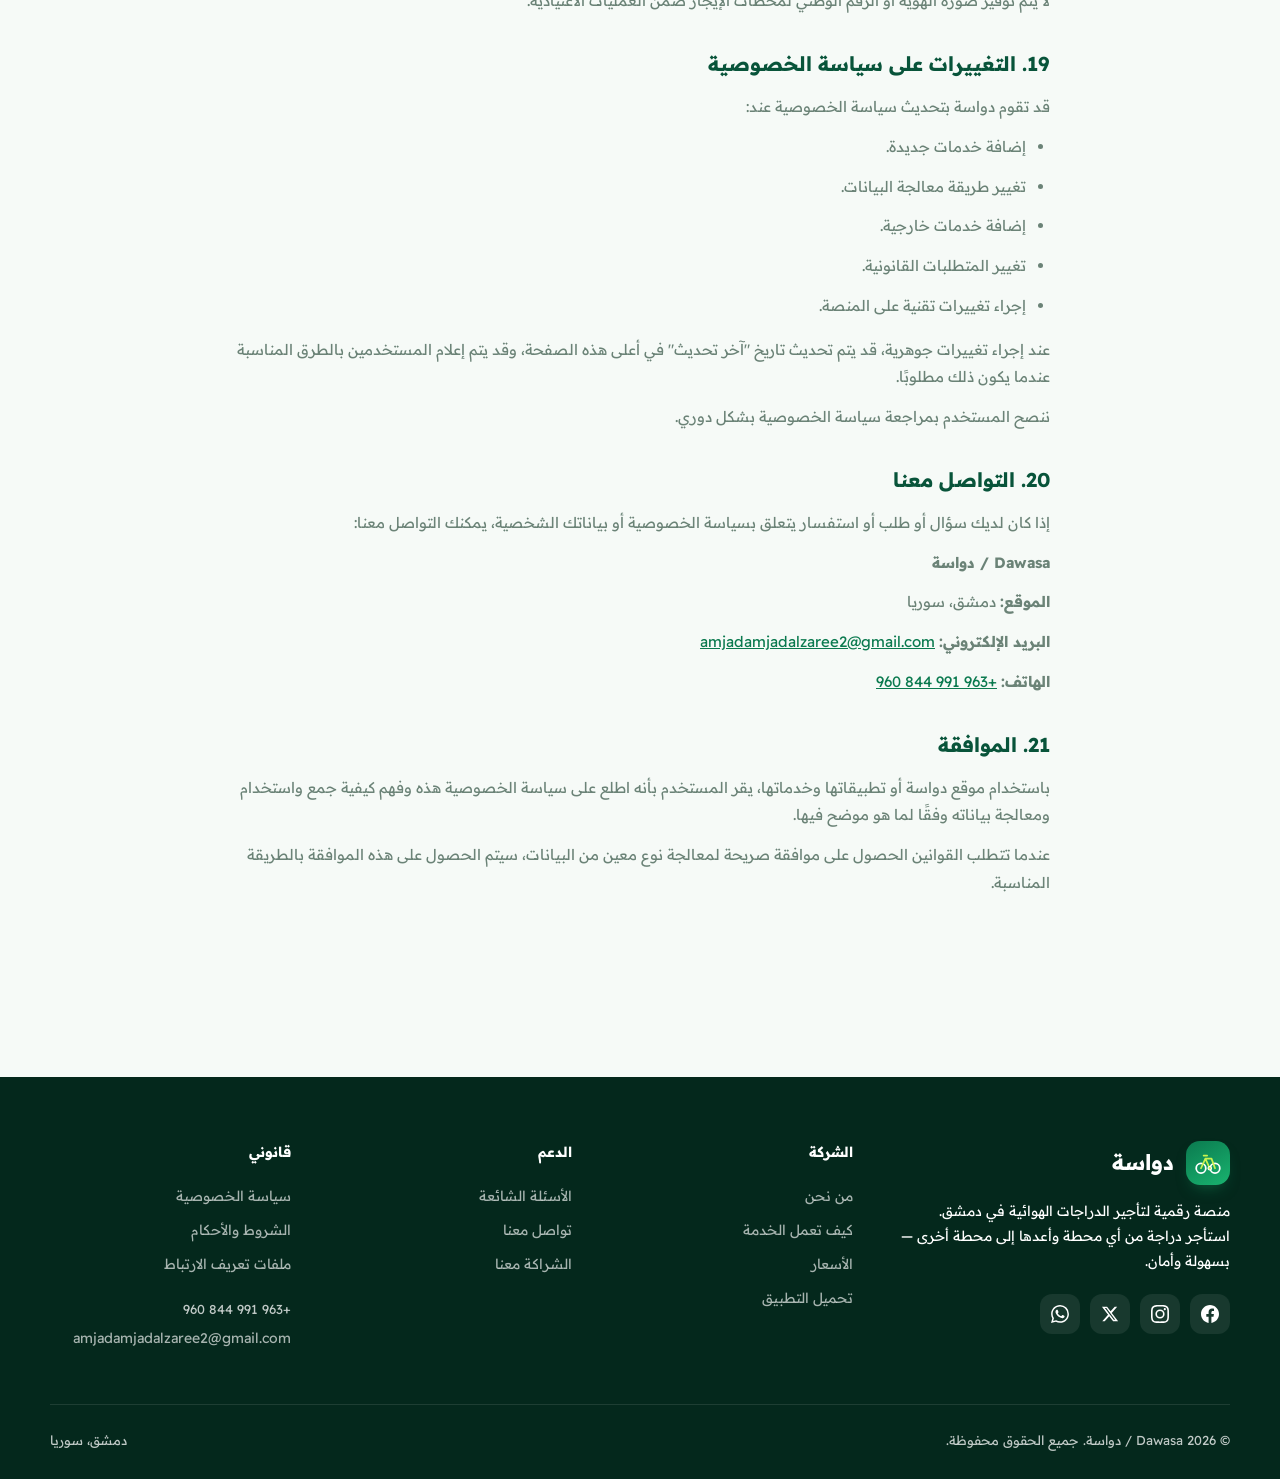
<file: privacy.html>
<!DOCTYPE html>
<html lang="ar" dir="rtl">
<head>
<meta charset="UTF-8">
<meta name="viewport" content="width=device-width, initial-scale=1">
<meta name="description" content="سياسة خصوصية دواسة — Dawasa Privacy Policy">
<title>سياسة الخصوصية | دواسة</title>
<link rel="preconnect" href="https://fonts.googleapis.com">
<link rel="preconnect" href="https://fonts.gstatic.com" crossorigin>
<link href="https://fonts.googleapis.com/css2?family=Readex+Pro:wght@300;400;500;600;700&display=swap" rel="stylesheet">
<link rel="stylesheet" href="css/style.css">
</head>
<body>
<header class="site-header" id="site-header"></header>
<main>
  <section class="page-hero"><div class="container"><h1>سياسة الخصوصية</h1><p>Privacy Policy</p></div></section>
  <section class="section"><div class="container prose">
    <div class="lang-toggle">
      <button type="button" data-lang-btn="ar" class="on">العربية</button>
      <button type="button" data-lang-btn="en">English</button>
    </div>
    <article data-lang-block="ar">
<h1>سياسة الخصوصية</h1>
<p class="meta"><strong>Dawasa / دواسة</strong></p>
<p><strong>آخر تحديث:</strong> سبتمبر 2026</p>
<p><strong>تاريخ السريان:</strong> سبتمبر 2026</p>
<p>مرحبًا بك في <strong>دواسة (Dawasa)</strong>.</p>
<p>تحترم دواسة خصوصية مستخدميها وتلتزم بحماية البيانات الشخصية التي يتم جمعها من خلال موقعها الإلكتروني وتطبيقاتها وخدماتها الرقمية.</p>
<p>توضح سياسة الخصوصية هذه أنواع البيانات التي قد نجمعها، وكيف نستخدمها ونخزنها ونحميها، ومتى قد نشاركها، والخيارات والحقوق المتاحة لك فيما يتعلق ببياناتك.</p>
<p>باستخدام موقع دواسة أو تطبيقاتها أو خدماتها، فإنك تقر بأنك قرأت هذه السياسة وفهمت كيفية التعامل مع بياناتك وفقًا لما هو موضح فيها.</p>
<h2>1. معلومات عن دواسة</h2>
<p><strong>اسم الشركة:</strong> Dawasa / دواسة</p>
<p><strong>المقر:</strong> دمشق، سوريا</p>
<p><strong>البريد الإلكتروني:</strong> <a href="mailto:amjadamjadalzaree2@gmail.com">amjadamjadalzaree2@gmail.com</a></p>
<p><strong>رقم الهاتف:</strong> <a href="tel:+963991844960">+963 991 844 960</a></p>
<p>تقدم دواسة منصة رقمية لتأجير الدراجات تتيح للمستخدمين البحث عن المحطات، حجز الدراجات، بدء عمليات الإيجار وإنهائها، ومتابعة عمليات الدفع والإيجار من خلال النظام.</p>
<h2>2. نطاق سياسة الخصوصية</h2>
<p>تنطبق هذه السياسة على البيانات التي يتم جمعها من خلال:</p>
<ul>
<li>موقع دواسة الإلكتروني.</li>
<li>تطبيق المستخدم.</li>
<li>تطبيق أو واجهة المحطة.</li>
<li>الخدمات والأنظمة الرقمية المرتبطة بدواسة.</li>
<li>أي تواصل إلكتروني رسمي يتم بين المستخدم ودواسة.</li>
</ul>
<p>لا تنطبق هذه السياسة على مواقع أو خدمات تابعة لجهات خارجية لا تملكها أو تديرها دواسة.</p>
<h2>3. البيانات التي نجمعها</h2>
<p>قد تجمع دواسة الأنواع التالية من البيانات بحسب طريقة استخدامك للخدمة.</p>
<h3>3.1 بيانات الحساب</h3>
<p>عند إنشاء حساب، قد نطلب:</p>
<ul>
<li>الاسم الكامل.</li>
<li>رقم الهاتف.</li>
<li>البريد الإلكتروني.</li>
<li>كلمة المرور.</li>
<li>الصورة الشخصية.</li>
<li>الرقم الوطني.</li>
<li>صورة الهوية.</li>
<li>اسم الجامعة.</li>
<li>تاريخ الميلاد.</li>
<li>العنوان.</li>
</ul>
<h3>3.2 بيانات التحقق</h3>
<p>قد نستخدم رقم الهاتف لإرسال رمز تحقق <strong>OTP</strong> عبر WhatsApp.</p>
<p>قد يتم تخزين رمز التحقق بطريقة آمنة ومشفرة لفترة محدودة فقط، وذلك لغرض التحقق من الحساب وحمايته.</p>
<p>قد تستخدم دواسة مزودي خدمات خارجيين لإرسال رسائل التحقق عبر WhatsApp.</p>
<h3>3.3 بيانات الموقع الجغرافي</h3>
<p>قد تطلب دواسة إذن الوصول إلى موقع جهازك.</p>
<p>يتم استخدام بيانات الموقع لأغراض تشمل:</p>
<ul>
<li>تحديد موقع المستخدم.</li>
<li>تحديد المحطات القريبة.</li>
<li>حساب المسافة بين المستخدم والمحطات.</li>
<li>دعم عمليات الإيجار.</li>
<li>متابعة الموقع الجغرافي أثناء الرحلة وفقًا لطريقة تشغيل الخدمة.</li>
</ul>
<p>قد يتم تخزين بيانات الموقع المرتبطة باستخدام الخدمة وسجل الرحلة.</p>
<p>يمكنك التحكم في صلاحية الوصول إلى الموقع من إعدادات جهازك، إلا أن تعطيل الموقع قد يؤدي إلى عدم إمكانية استخدام بعض وظائف دواسة التي تعتمد عليه.</p>
<h3>3.4 بيانات الإيجار</h3>
<p>عند استخدام خدمة تأجير الدراجات، قد يتم تسجيل:</p>
<ul>
<li>المستخدم.</li>
<li>الدراجة المستخدمة.</li>
<li>محطة الاستلام.</li>
<li>محطة الإرجاع.</li>
<li>وقت بدء الإيجار.</li>
<li>وقت انتهاء الإيجار.</li>
<li>مدة الإيجار.</li>
<li>التكلفة.</li>
<li>حالة عملية الإيجار.</li>
<li>بيانات طلب الحجز.</li>
<li>بيانات QR المرتبطة بعملية الإيجار.</li>
</ul>
<h3>3.5 بيانات QR والعمليات</h3>
<p>يستخدم نظام دواسة رمز QR لبدء وإنهاء عمليات الإيجار.</p>
<p>قد يتم تسجيل عمليات إنشاء QR ومسحه والتحقق منه وتأكيد عمليات الإيجار المرتبطة به لأغراض تشغيل الخدمة والأمان ومنع إساءة الاستخدام.</p>
<h3>3.6 بيانات الدفع</h3>
<p>في الوقت الحالي تعتمد دواسة على الدفع النقدي في محطة الإرجاع.</p>
<p>قد نحتفظ بمعلومات تتعلق بعملية الدفع، مثل:</p>
<ul>
<li>المبلغ.</li>
<li>وقت الدفع.</li>
<li>حالة الدفع.</li>
<li>محطة الدفع.</li>
<li>عملية الإيجار المرتبطة بالدفع.</li>
</ul>
<p>لا تقوم دواسة حاليًا بتخزين بيانات البطاقات البنكية ضمن النظام.</p>
<h2>4. كيف نستخدم بياناتك؟</h2>
<p>قد تستخدم دواسة البيانات التي تجمعها للأغراض التالية:</p>
<ul>
<li>إنشاء وإدارة حساب المستخدم.</li>
<li>التحقق من هوية ورقم هاتف المستخدم.</li>
<li>تشغيل خدمة تأجير الدراجات.</li>
<li>معالجة الحجوزات وطلبات الإيجار.</li>
<li>تحديد المحطات القريبة.</li>
<li>إدارة الدراجات والمحطات.</li>
<li>بدء وإنهاء عمليات الإيجار.</li>
<li>حساب مدة وتكلفة الإيجار.</li>
<li>معالجة وتسجيل المدفوعات.</li>
<li>حماية المنصة من الاحتيال وإساءة الاستخدام.</li>
<li>التحقق من العمليات باستخدام QR.</li>
<li>تسجيل العمليات والأحداث الأمنية.</li>
<li>إدارة الحسابات والخدمات.</li>
<li>التواصل مع المستخدم.</li>
<li>إرسال الرسائل المتعلقة بالخدمة.</li>
<li>إرسال العروض والرسائل التسويقية عند السماح بذلك.</li>
<li>تحسين أداء وأمان خدمات دواسة.</li>
<li>الالتزام بالمتطلبات القانونية والتنظيمية عندما تكون واجبة التطبيق.</li>
</ul>
<h2>5. مشاركة البيانات</h2>
<p>تلتزم دواسة بعدم بيع بيانات المستخدمين الشخصية.</p>
<p>لا تتم مشاركة بيانات المستخدم مع أطراف خارجية لأغراض تجارية مستقلة عن تشغيل الخدمة إلا وفقًا لما يسمح به القانون أو بموافقة المستخدم عندما تكون الموافقة مطلوبة.</p>
<p>قد تستخدم دواسة خدمات خارجية عند الحاجة، مثل:</p>
<ul>
<li>خدمات الخرائط والموقع.</li>
<li>خدمات الاستضافة.</li>
<li>خدمات WhatsApp وإرسال OTP.</li>
<li>مزودي الخدمات التقنية الضرورية لتشغيل المنصة.</li>
</ul>
<p>قد تتم مشاركة الحد الأدنى من البيانات اللازمة مع هذه الخدمات لتقديم الوظيفة المطلوبة.</p>
<h2>6. البيانات التي يمكن للمحطة الوصول إليها</h2>
<p>عند استخدام المستخدم لخدمة الإيجار، قد تحتاج محطة الاستلام أو الإرجاع إلى الوصول إلى بيانات محدودة مرتبطة بالعملية.</p>
<p>يمكن للمحطة الوصول إلى:</p>
<ul>
<li>اسم المستخدم.</li>
<li>رقم الهاتف.</li>
<li>صورة المستخدم.</li>
<li>البيانات اللازمة لتنفيذ عملية الإيجار.</li>
</ul>
<p>لا تملك المحطات صلاحية الوصول إلى البيانات الحساسة الأخرى مثل:</p>
<ul>
<li>الرقم الوطني.</li>
<li>صورة الهوية.</li>
<li>بيانات الحساب الداخلية.</li>
<li>البيانات الإدارية الخاصة بالمستخدم.</li>
</ul>
<p>يقتصر الوصول إلى هذه البيانات الحساسة على مسؤولي النظام المخولين.</p>
<h2>7. الوصول الإداري إلى البيانات</h2>
<p>يقتصر الوصول إلى البيانات الحساسة على <strong>Admin / مسؤولي النظام المخولين</strong> وفقًا لصلاحيات النظام.</p>
<p>قد يتمكن المسؤولون المخولون من الوصول إلى البيانات اللازمة لأغراض:</p>
<ul>
<li>إدارة الحسابات.</li>
<li>التحقق من الهوية.</li>
<li>إدارة الإيجارات.</li>
<li>إدارة المدفوعات.</li>
<li>معالجة المشاكل والشكاوى.</li>
<li>الأمن ومنع إساءة الاستخدام.</li>
<li>إدارة النظام.</li>
</ul>
<p>تسعى دواسة إلى تطبيق مبدأ الحد الأدنى من الصلاحيات، بحيث لا يحصل أي مستخدم إداري على بيانات أكثر مما يحتاج إليه لأداء مهامه.</p>
<h2>8. حماية البيانات</h2>
<p>تتخذ دواسة إجراءات تقنية وتنظيمية مناسبة للمساعدة في حماية البيانات الشخصية من:</p>
<ul>
<li>الوصول غير المصرح به.</li>
<li>الاستخدام غير المصرح به.</li>
<li>التعديل غير المصرح به.</li>
<li>الكشف غير المصرح به.</li>
<li>الفقدان أو التلف.</li>
</ul>
<p>تشمل إجراءات الحماية، بحسب طبيعة البيانات والأنظمة المستخدمة، حماية كلمات المرور والبيانات الحساسة وتقييد صلاحيات الوصول وتسجيل العمليات الإدارية.</p>
<p>تُخزّن بيانات دواسة على <strong>خوادم مؤمنة تديرها الشركة</strong>.</p>
<p>على الرغم من اتخاذ إجراءات أمنية مناسبة، لا يمكن ضمان أن أي نظام إلكتروني أو وسيلة نقل بيانات عبر الإنترنت ستكون آمنة بنسبة 100%.</p>
<h2>9. كلمات المرور</h2>
<p>تُعامل كلمات مرور المستخدمين بطريقة آمنة، ولا ينبغي تخزين كلمات المرور بصورتها الأصلية القابلة للقراءة.</p>
<p>يجب على المستخدم الحفاظ على سرية كلمة المرور وعدم مشاركتها مع أي شخص.</p>
<p>إذا اشتبهت في استخدام غير مصرح به لحسابك، يجب التواصل مع دواسة فورًا.</p>
<h2>10. الاحتفاظ بالبيانات</h2>
<p>تحتفظ دواسة بالبيانات الشخصية طالما كان ذلك ضروريًا لتقديم الخدمة وإدارة الحسابات والعمليات وحماية المنصة والامتثال للالتزامات القانونية عند انطباقها.</p>
<p>قد يتم الاحتفاظ بسجلات الإيجارات والعمليات المالية بعد حذف الحساب.</p>
<p>عند طلب حذف الحساب، قد تحتفظ دواسة بالاسم وبعض البيانات المالية المرتبطة بالعمليات السابقة، عندما يكون الاحتفاظ بها ضروريًا لأغراض تشغيلية أو مالية أو قانونية.</p>
<p>لا يعني حذف الحساب بالضرورة الحذف الفوري لجميع السجلات المرتبطة بالعمليات السابقة.</p>
<h2>11. حذف الحساب</h2>
<p>يمكن للمستخدم طلب حذف حسابه من خلال الوسائل التي توفرها دواسة داخل التطبيق أو من خلال التواصل مع الشركة.</p>
<p>بعد تنفيذ طلب الحذف، يتم التعامل مع البيانات وفقًا لسياسات الاحتفاظ بالبيانات.</p>
<p>قد تحتفظ دواسة ببعض المعلومات التي لا يمكن حذفها مباشرة بسبب ارتباطها بسجلات مالية أو تشغيلية أو متطلبات قانونية، بما في ذلك الاسم وبعض البيانات المالية.</p>
<h2>12. العمر المسموح باستخدام الخدمة</h2>
<p>خدمات دواسة مخصصة للأشخاص الذين تبلغ أعمارهم <strong>18 عامًا أو أكثر</strong>.</p>
<p>لا يُسمح للأشخاص الذين تقل أعمارهم عن 18 عامًا بإنشاء حساب أو استخدام خدمات الإيجار.</p>
<p>إذا علمنا أن شخصًا دون السن المسموح قد قدم بياناته الشخصية، يمكننا اتخاذ الإجراءات المناسبة وفقًا للأنظمة والسياسات المعمول بها.</p>
<h2>13. الرسائل والتسويق</h2>
<p>قد تتواصل دواسة مع المستخدم لإرسال رسائل مرتبطة بالخدمة، مثل:</p>
<ul>
<li>تأكيد الحساب.</li>
<li>عمليات الحجز.</li>
<li>بدء أو انتهاء الإيجار.</li>
<li>المدفوعات.</li>
<li>التنبيهات الأمنية.</li>
<li>التغييرات المهمة في الخدمة.</li>
</ul>
<p>قد ترسل دواسة أيضًا رسائل تسويقية، مثل العروض والأخبار والتحديثات.</p>
<p>يمكن للمستخدم إلغاء الاشتراك في الرسائل التسويقية، دون أن يؤثر ذلك على الرسائل الضرورية لتقديم الخدمة أو حماية الحساب.</p>
<h2>14. خدمات الطرف الثالث</h2>
<p>قد تعتمد دواسة مستقبلًا على خدمات أو أدوات خارجية لتشغيل بعض وظائف المنصة.</p>
<p>قد تشمل هذه الخدمات، على سبيل المثال:</p>
<ul>
<li>الخرائط وخدمات الموقع.</li>
<li>خدمات الاستضافة.</li>
<li>WhatsApp.</li>
<li>خدمات تقنية أخرى ضرورية لتشغيل المنصة.</li>
</ul>
<p>قد تخضع هذه الخدمات لسياسات خصوصية وشروط استخدام مستقلة.</p>
<p>تسعى دواسة إلى اختيار مزودي خدمات مناسبين واتخاذ الإجراءات المعقولة لحماية البيانات التي تتم معالجتها من خلالهم.</p>
<h2>15. ملفات تعريف الارتباط Cookies</h2>
<p>لا تستخدم دواسة حاليًا ملفات تعريف الارتباط أو أدوات التحليل مثل Google Analytics على موقعها وفقًا للتصميم الحالي.</p>
<p>إذا تم استخدام Cookies أو أدوات تحليل أو تتبع مستقبلًا، فقد يتم تحديث هذه السياسة وبيان كيفية استخدامها والأغراض المرتبطة بها.</p>
<h2>16. سجلات النظام والتدقيق</h2>
<p>قد تحتفظ دواسة بسجلات تقنية وإدارية تتعلق باستخدام النظام، مثل:</p>
<ul>
<li>تسجيل الدخول.</li>
<li>عمليات QR.</li>
<li>إنشاء وتعديل الحجوزات.</li>
<li>بدء وإنهاء الإيجارات.</li>
<li>عمليات الدفع.</li>
<li>التغييرات الإدارية.</li>
<li>الأحداث الأمنية.</li>
</ul>
<p>تستخدم هذه السجلات لتشغيل النظام ومراقبته وحمايته والتحقيق في المشكلات ومنع إساءة الاستخدام.</p>
<h2>17. حقوق المستخدم</h2>
<p>بحسب القوانين والأنظمة المعمول بها، قد يكون للمستخدم حقوق تتعلق ببياناته الشخصية، ومنها:</p>
<ul>
<li>معرفة البيانات التي يتم الاحتفاظ بها عنه.</li>
<li>طلب تصحيح البيانات غير الصحيحة.</li>
<li>طلب حذف الحساب والبيانات التي يمكن حذفها.</li>
<li>طلب توضيح كيفية استخدام البيانات.</li>
<li>إلغاء الاشتراك في الرسائل التسويقية.</li>
<li>التحكم في صلاحية الوصول إلى الموقع من إعدادات الجهاز.</li>
</ul>
<p>قد تكون بعض هذه الحقوق خاضعة لاستثناءات تتعلق بالالتزامات القانونية أو السجلات المالية أو الأمنية.</p>
<p>لطلب متعلق بالخصوصية، يمكن التواصل معنا عبر:</p>
<p><strong>البريد الإلكتروني:</strong></p>
<p><a href="mailto:amjadamjadalzaree2@gmail.com">amjadamjadalzaree2@gmail.com</a></p>
<p><strong>الهاتف:</strong></p>
<p><a href="tel:+963991844960">+963 991 844 960</a></p>
<h2>18. أمن الهوية والبيانات الحساسة</h2>
<p>تعتبر دواسة بيانات مثل الرقم الوطني وصورة الهوية والموقع الجغرافي من البيانات التي تتطلب مستوى عناية وحماية مناسبًا.</p>
<p>يقتصر الوصول إلى صورة الهوية والبيانات الحساسة على المسؤولين الإداريين المخولين.</p>
<p>لا يتم توفير صورة الهوية أو الرقم الوطني لمحطات الإيجار ضمن العمليات الاعتيادية.</p>
<h2>19. التغييرات على سياسة الخصوصية</h2>
<p>قد تقوم دواسة بتحديث سياسة الخصوصية عند:</p>
<ul>
<li>إضافة خدمات جديدة.</li>
<li>تغيير طريقة معالجة البيانات.</li>
<li>إضافة خدمات خارجية.</li>
<li>تغيير المتطلبات القانونية.</li>
<li>إجراء تغييرات تقنية على المنصة.</li>
</ul>
<p>عند إجراء تغييرات جوهرية، قد يتم تحديث تاريخ "آخر تحديث" في أعلى هذه الصفحة، وقد يتم إعلام المستخدمين بالطرق المناسبة عندما يكون ذلك مطلوبًا.</p>
<p>ننصح المستخدم بمراجعة سياسة الخصوصية بشكل دوري.</p>
<h2>20. التواصل معنا</h2>
<p>إذا كان لديك سؤال أو طلب أو استفسار يتعلق بسياسة الخصوصية أو بياناتك الشخصية، يمكنك التواصل معنا:</p>
<p><strong>Dawasa / دواسة</strong></p>
<p><strong>الموقع:</strong> دمشق، سوريا</p>
<p><strong>البريد الإلكتروني:</strong> <a href="mailto:amjadamjadalzaree2@gmail.com">amjadamjadalzaree2@gmail.com</a></p>
<p><strong>الهاتف:</strong> <a href="tel:+963991844960">+963 991 844 960</a></p>
<h2>21. الموافقة</h2>
<p>باستخدام موقع دواسة أو تطبيقاتها وخدماتها، يقر المستخدم بأنه اطلع على سياسة الخصوصية هذه وفهم كيفية جمع واستخدام ومعالجة بياناته وفقًا لما هو موضح فيها.</p>
<p>عندما تتطلب القوانين الحصول على موافقة صريحة لمعالجة نوع معين من البيانات، سيتم الحصول على هذه الموافقة بالطريقة المناسبة.</p>
    </article>
    <article data-lang-block="en" hidden>
<h1>Privacy Policy</h1>
<p class="meta"><strong>Dawasa</strong></p>
<p><strong>Last Updated:</strong> September 2026</p>
<p><strong>Effective Date:</strong> September 2026</p>
<p>Welcome to <strong>Dawasa</strong>.</p>
<p>Dawasa respects the privacy of its users and is committed to protecting personal information collected through its website, applications, and digital services.</p>
<p>This Privacy Policy explains what information we may collect, how we use, store, and protect it, when it may be shared, and the choices and rights available to you regarding your personal information.</p>
<p>By using the Dawasa website, applications, or services, you acknowledge that you have read and understood this Privacy Policy.</p>
<h2>1. About Dawasa</h2>
<p><strong>Company Name:</strong> Dawasa / دواسة</p>
<p><strong>Location:</strong> Damascus, Syria</p>
<p><strong>Email:</strong> <a href="mailto:amjadamjadalzaree2@gmail.com">amjadamjadalzaree2@gmail.com</a></p>
<p><strong>Phone:</strong> <a href="tel:+963991844960">+963 991 844 960</a></p>
<p>Dawasa provides a digital bicycle-rental platform that allows users to locate stations, reserve bicycles, start and end rentals, and manage rental and payment activities through the platform.</p>
<h2>2. Scope of This Privacy Policy</h2>
<p>This Privacy Policy applies to information collected through:</p>
<ul>
<li>The Dawasa website.</li>
<li>The user application.</li>
<li>The station application or interface.</li>
<li>Digital services and systems operated by Dawasa.</li>
<li>Official electronic communications between users and Dawasa.</li>
</ul>
<p>This Privacy Policy does not apply to third-party websites or services that are not owned or operated by Dawasa.</p>
<h2>3. Information We Collect</h2>
<p>Depending on how you use our services, Dawasa may collect the following categories of information.</p>
<h3>3.1 Account Information</h3>
<p>When creating an account, we may collect:</p>
<ul>
<li>Full name.</li>
<li>Phone number.</li>
<li>Email address.</li>
<li>Password.</li>
<li>Profile photo.</li>
<li>National ID number.</li>
<li>ID document image.</li>
<li>University.</li>
<li>Date of birth.</li>
<li>Address.</li>
</ul>
<h3>3.2 Verification Information</h3>
<p>We may use your phone number to send a verification code (OTP) through WhatsApp.</p>
<p>Verification codes may be stored securely and in encrypted form for a limited period solely for account verification and security purposes.</p>
<p>Dawasa may use third-party service providers to deliver WhatsApp verification messages.</p>
<h3>3.3 Location Information</h3>
<p>Dawasa may request permission to access your device location.</p>
<p>Location information may be used to:</p>
<ul>
<li>Determine your location.</li>
<li>Identify nearby stations.</li>
<li>Calculate the distance between you and stations.</li>
<li>Support rental operations.</li>
<li>Track geographic location during an active rental according to the operation of the service.</li>
</ul>
<p>Location information associated with your use of the service and rental history may be stored.</p>
<p>You may control location permissions through your device settings. However, disabling location access may prevent certain Dawasa features from functioning properly.</p>
<h3>3.4 Rental Information</h3>
<p>When you use the bicycle-rental service, we may record:</p>
<ul>
<li>User information.</li>
<li>Bicycle information.</li>
<li>Pickup station.</li>
<li>Return station.</li>
<li>Rental start time.</li>
<li>Rental end time.</li>
<li>Rental duration.</li>
<li>Rental cost.</li>
<li>Rental status.</li>
<li>Reservation information.</li>
<li>QR-related rental information.</li>
</ul>
<h3>3.5 QR and Operational Data</h3>
<p>Dawasa uses QR codes to start and end rental operations.</p>
<p>We may record QR creation, scanning, validation, and confirmation events associated with rental operations for service management, security, and abuse prevention.</p>
<h3>3.6 Payment Information</h3>
<p>Dawasa currently uses cash payments at the return station.</p>
<p>We may store information related to a payment transaction, including:</p>
<ul>
<li>Payment amount.</li>
<li>Payment time.</li>
<li>Payment status.</li>
<li>Payment station.</li>
<li>Related rental.</li>
</ul>
<p>Dawasa does not currently store bank-card information within its system.</p>
<h2>4. How We Use Your Information</h2>
<p>Dawasa may use collected information to:</p>
<ul>
<li>Create and manage user accounts.</li>
<li>Verify user identity and phone numbers.</li>
<li>Operate bicycle-rental services.</li>
<li>Process reservations and rental requests.</li>
<li>Identify nearby stations.</li>
<li>Manage bicycles and stations.</li>
<li>Start and end rental operations.</li>
<li>Calculate rental duration and cost.</li>
<li>Process and record payments.</li>
<li>Protect the platform against fraud and misuse.</li>
<li>Validate rental operations using QR codes.</li>
<li>Maintain operational and security logs.</li>
<li>Manage accounts and services.</li>
<li>Communicate with users.</li>
<li>Send service-related communications.</li>
<li>Send promotional communications where permitted.</li>
<li>Improve the performance and security of Dawasa services.</li>
<li>Comply with applicable legal and regulatory requirements.</li>
</ul>
<h2>5. Data Sharing</h2>
<p>Dawasa does not sell users' personal information.</p>
<p>We do not share personal information with third parties for independent commercial purposes unrelated to operating the service unless permitted by law or with user consent where such consent is required.</p>
<p>Dawasa may use third-party services when necessary, including:</p>
<ul>
<li>Mapping and location services.</li>
<li>Hosting services.</li>
<li>WhatsApp and OTP delivery services.</li>
<li>Technical service providers required to operate the platform.</li>
</ul>
<p>Only the minimum information reasonably necessary to provide the relevant service may be shared.</p>
<h2>6. Information Available to Stations</h2>
<p>During a rental operation, the pickup or return station may need access to limited information associated with the rental.</p>
<p>Stations may access:</p>
<ul>
<li>User name.</li>
<li>Phone number.</li>
<li>User profile photo.</li>
<li>Information necessary to complete the rental operation.</li>
</ul>
<p>Stations do not have access to sensitive information such as:</p>
<ul>
<li>National ID number.</li>
<li>ID document image.</li>
<li>Internal account information.</li>
<li>Administrative user data.</li>
</ul>
<p>Access to sensitive information is restricted to authorized system administrators.</p>
<h2>7. Administrative Access</h2>
<p>Access to sensitive user information is restricted to <strong>authorized Admin users</strong> according to the permissions configured within the system.</p>
<p>Authorized administrators may access information necessary for:</p>
<ul>
<li>Account management.</li>
<li>Identity verification.</li>
<li>Rental management.</li>
<li>Payment management.</li>
<li>Problem resolution.</li>
<li>Security and abuse prevention.</li>
<li>System administration.</li>
</ul>
<p>Dawasa aims to apply the principle of least privilege so that administrators only have access to information required for their responsibilities.</p>
<h2>8. Data Security</h2>
<p>Dawasa implements reasonable technical and organizational measures designed to protect personal information against:</p>
<ul>
<li>Unauthorized access.</li>
<li>Unauthorized use.</li>
<li>Unauthorized modification.</li>
<li>Unauthorized disclosure.</li>
<li>Loss or damage.</li>
</ul>
<p>Security measures may include password protection, protection of sensitive information, access restrictions, and administrative activity logging.</p>
<p>Dawasa data is stored on <strong>secured servers managed by the company</strong>.</p>
<p>Although we take reasonable security measures, no electronic system or method of transmitting information over the Internet can be guaranteed to be completely secure.</p>
<h2>9. Passwords</h2>
<p>User passwords are handled securely and should not be stored in their original readable form.</p>
<p>Users are responsible for keeping their passwords confidential and should not share them with others.</p>
<p>If you suspect unauthorized access to your account, please contact Dawasa immediately.</p>
<h2>10. Data Retention</h2>
<p>Dawasa retains personal information for as long as reasonably necessary to provide services, manage accounts and transactions, protect the platform, and comply with applicable legal obligations where required.</p>
<p>Rental and financial records may be retained after an account is deleted.</p>
<p>When an account deletion request is completed, Dawasa may retain the user's name and certain financial information associated with previous transactions where retention is necessary for operational, financial, or legal purposes.</p>
<p>Deleting an account does not necessarily result in the immediate deletion of every record associated with previous transactions.</p>
<h2>11. Account Deletion</h2>
<p>Users may request deletion of their account through the methods provided within the application or by contacting Dawasa.</p>
<p>Following an account deletion request, information will be handled according to our data-retention practices.</p>
<p>Dawasa may retain certain information that cannot be immediately deleted because it is associated with financial, operational, security, or legal records, including the user's name and certain financial information.</p>
<h2>12. Age Requirement</h2>
<p>Dawasa services are intended for individuals who are <strong>18 years of age or older</strong>.</p>
<p>Individuals under the age of 18 may not create an account or use Dawasa bicycle-rental services.</p>
<p>If we become aware that an individual under the permitted age has provided personal information, we may take appropriate action in accordance with applicable requirements and our policies.</p>
<h2>13. Communications and Marketing</h2>
<p>Dawasa may contact users regarding service-related matters, including:</p>
<ul>
<li>Account verification.</li>
<li>Reservations.</li>
<li>Rental start and completion.</li>
<li>Payments.</li>
<li>Security notifications.</li>
<li>Important service updates.</li>
</ul>
<p>Dawasa may also send promotional communications, including offers, news, and updates.</p>
<p>Users may opt out of marketing communications. Opting out does not affect essential communications required to provide the service or protect the account.</p>
<h2>14. Third-Party Services</h2>
<p>Dawasa may use third-party services or tools to operate certain platform functions.</p>
<p>These may include:</p>
<ul>
<li>Mapping and location services.</li>
<li>Hosting services.</li>
<li>WhatsApp.</li>
<li>Other technical services required to operate the platform.</li>
</ul>
<p>Such services may have their own privacy policies and terms of use.</p>
<p>Dawasa seeks to select appropriate service providers and take reasonable measures to protect information processed through such services.</p>
<h2>15. Cookies</h2>
<p>Dawasa does not currently use cookies or analytics tools such as Google Analytics on its website according to the current design.</p>
<p>If cookies, analytics, or tracking technologies are introduced in the future, this Privacy Policy may be updated to explain their use and related purposes.</p>
<h2>16. System and Audit Logs</h2>
<p>Dawasa may maintain technical and administrative logs relating to system use, including:</p>
<ul>
<li>Login activity.</li>
<li>QR operations.</li>
<li>Reservation creation and modification.</li>
<li>Rental start and completion.</li>
<li>Payment operations.</li>
<li>Administrative changes.</li>
<li>Security events.</li>
</ul>
<p>These logs are used to operate, monitor, secure, and troubleshoot the platform and to investigate potential misuse.</p>
<h2>17. User Rights</h2>
<p>Subject to applicable laws and regulations, users may have rights concerning their personal information, including:</p>
<ul>
<li>Requesting information about personal data held about them.</li>
<li>Requesting correction of inaccurate information.</li>
<li>Requesting account and eligible data deletion.</li>
<li>Requesting information about how their data is used.</li>
<li>Opting out of marketing communications.</li>
<li>Controlling location permissions through their device settings.</li>
</ul>
<p>Some rights may be subject to exceptions relating to legal, financial, operational, or security requirements.</p>
<p>For privacy-related requests, contact:</p>
<p><strong>Email:</strong></p>
<p><a href="mailto:amjadamjadalzaree2@gmail.com">amjadamjadalzaree2@gmail.com</a></p>
<p><strong>Phone:</strong></p>
<p><a href="tel:+963991844960">+963 991 844 960</a></p>
<h2>18. Identity and Sensitive Information Security</h2>
<p>Dawasa treats information such as national ID numbers, ID document images, and location information as information requiring appropriate protection and security.</p>
<p>Access to ID documents and sensitive information is restricted to authorized administrators.</p>
<p>ID documents and national ID numbers are not provided to rental stations as part of normal rental operations.</p>
<h2>19. Changes to This Privacy Policy</h2>
<p>Dawasa may update this Privacy Policy when:</p>
<ul>
<li>New services are introduced.</li>
<li>Data-processing practices change.</li>
<li>New third-party services are added.</li>
<li>Legal or regulatory requirements change.</li>
<li>Technical changes are made to the platform.</li>
</ul>
<p>When material changes are made, we may update the "Last Updated" date shown at the top of this page and may notify users through appropriate means where required.</p>
<p>We encourage users to review this Privacy Policy periodically.</p>
<h2>20. Contact Us</h2>
<p>If you have any questions, requests, or concerns regarding this Privacy Policy or your personal information, please contact us:</p>
<p><strong>Dawasa / دواسة</strong></p>
<p><strong>Location:</strong> Damascus, Syria</p>
<p><strong>Email:</strong> <a href="mailto:amjadamjadalzaree2@gmail.com">amjadamjadalzaree2@gmail.com</a></p>
<p><strong>Phone:</strong> <a href="tel:+963991844960">+963 991 844 960</a></p>
<h2>21. Acknowledgment</h2>
<p>By using the Dawasa website, applications, or services, the user acknowledges that they have reviewed this Privacy Policy and understand how their information may be collected, used, and processed as described herein.</p>
<p>Where applicable law requires explicit consent for the processing of certain types of information, Dawasa will obtain such consent through appropriate means.</p>
    </article>
  </div></section>
</main>
<footer class="site-footer" id="site-footer"></footer>
<script src="js/main.js"></script>
<script src="js/privacy-i18n.js"></script>
</body>
</html>
</file>
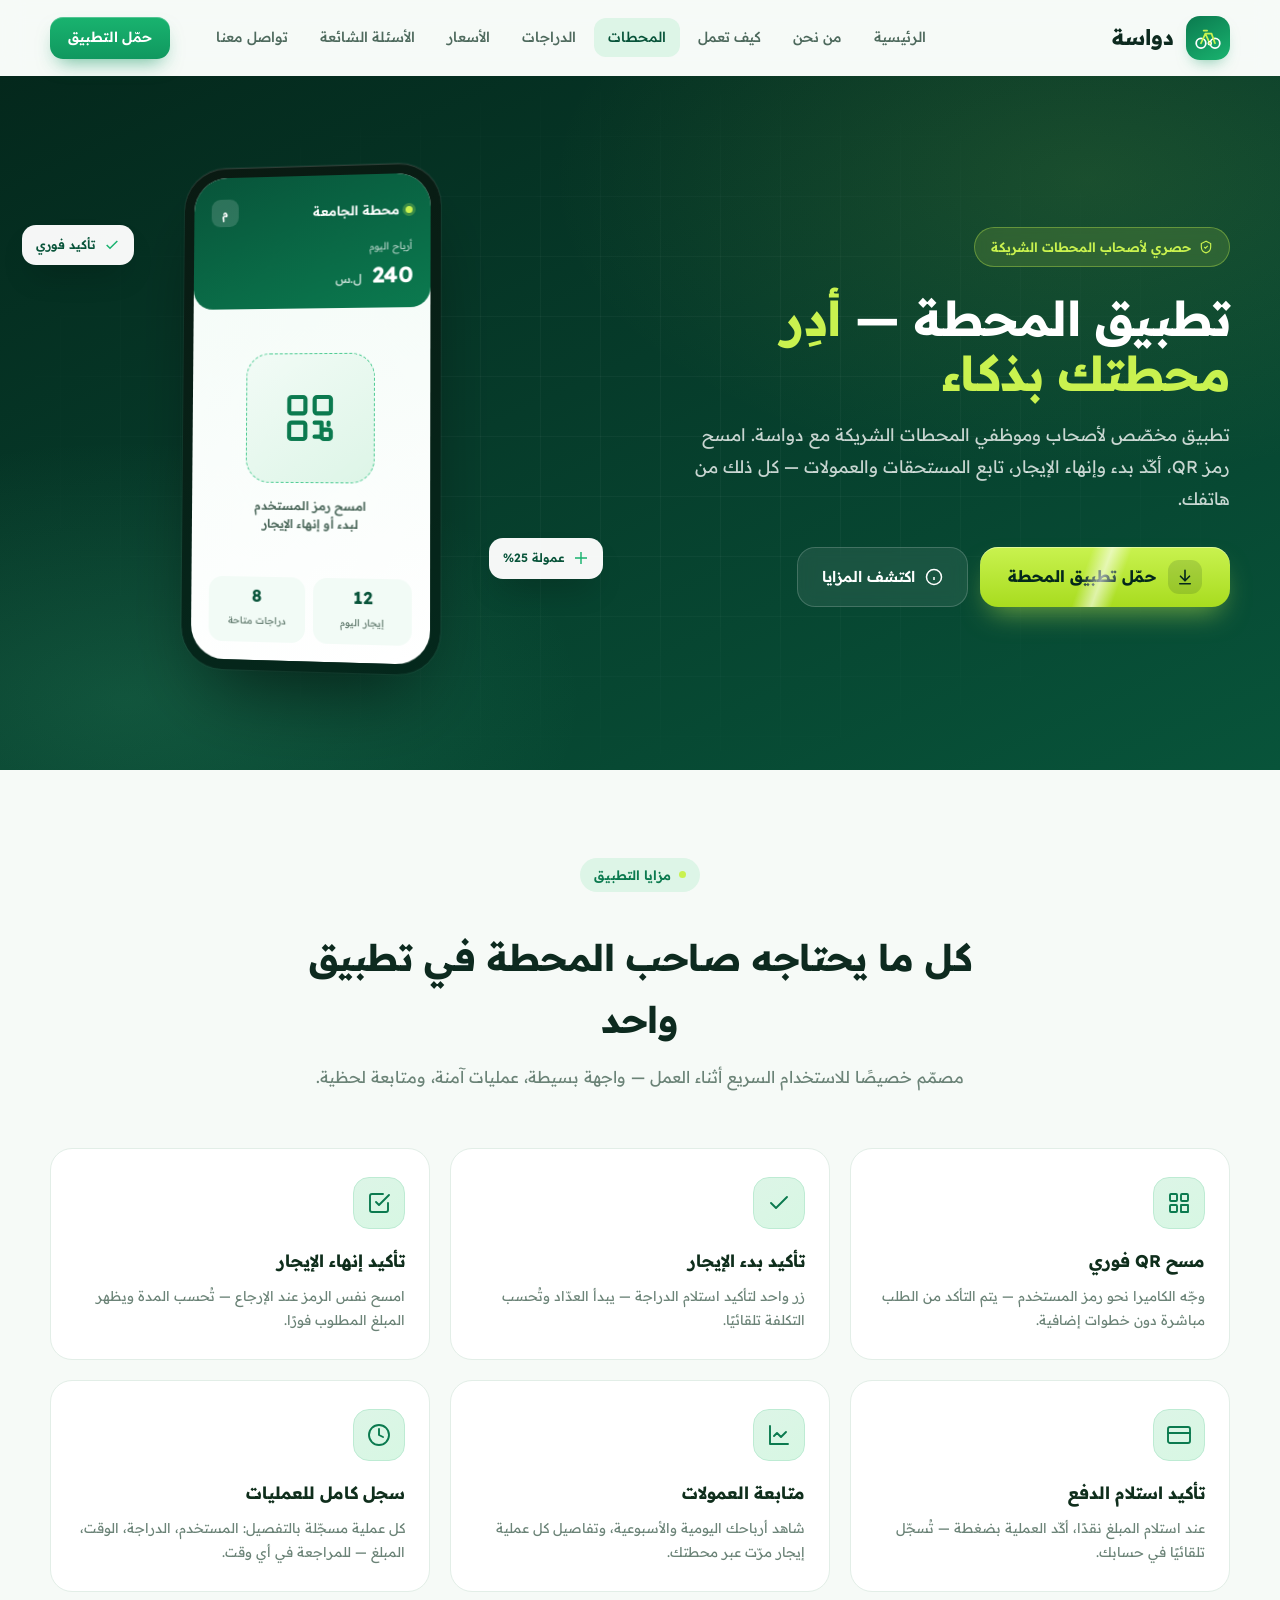
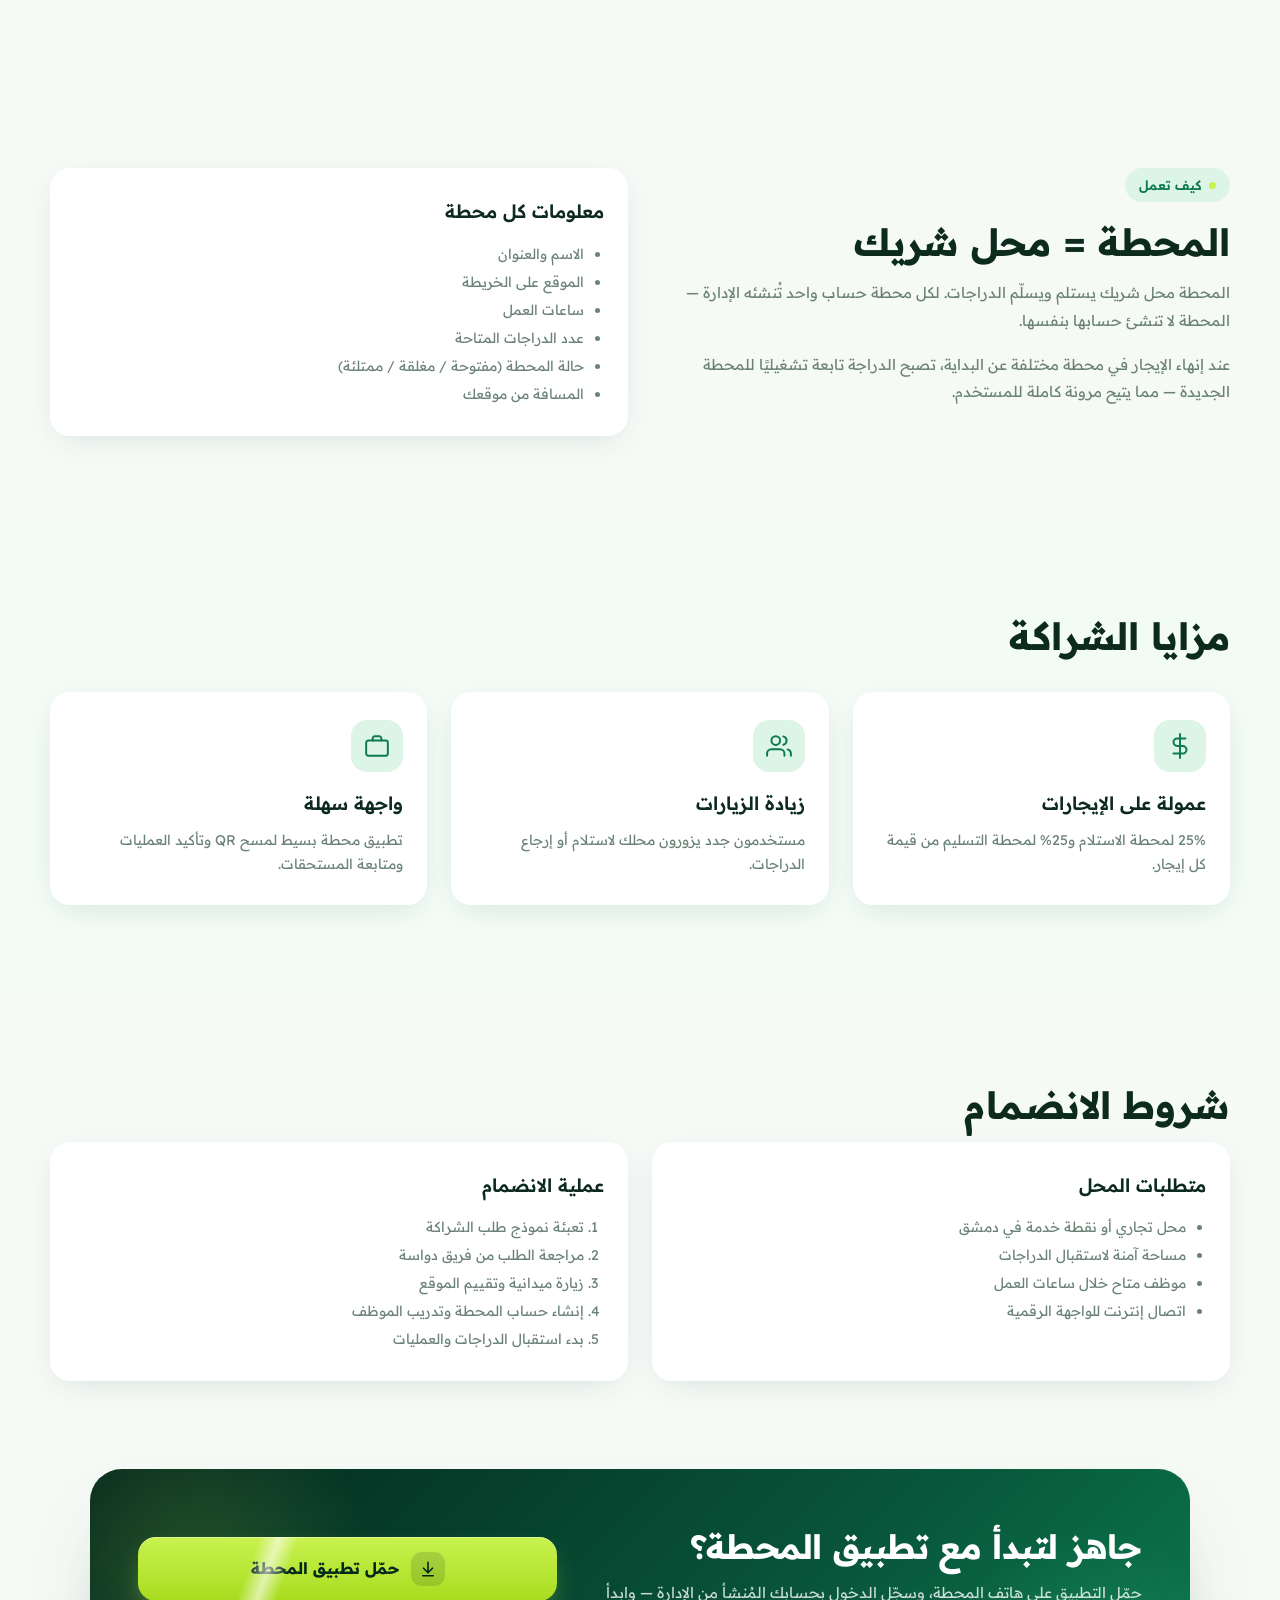
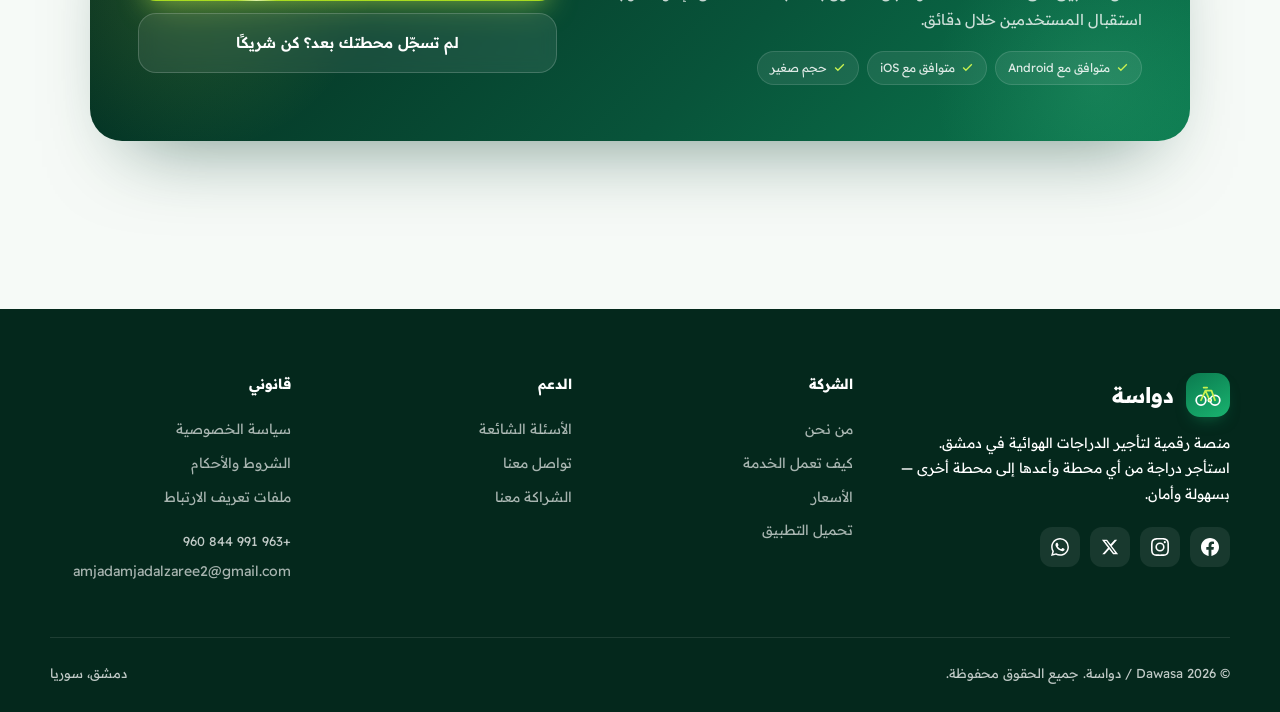
<file: stations.html>
<!DOCTYPE html>
<html lang="ar" dir="rtl">
<head>
<meta charset="UTF-8">
<meta name="viewport" content="width=device-width, initial-scale=1">
<meta name="description" content="محطات دواسة في دمشق — تطبيق مخصص لأصحاب المحطات لإدارة الإيجارات وتأكيد العمليات.">
<title>المحطات | دواسة</title>
<link rel="preconnect" href="https://fonts.googleapis.com">
<link rel="preconnect" href="https://fonts.gstatic.com" crossorigin>
<link href="https://fonts.googleapis.com/css2?family=Readex+Pro:wght@300;400;500;600;700&display=swap" rel="stylesheet">
<link rel="stylesheet" href="css/style.css">

<style>
/* ============================================================
   صفحة المحطات — تصميم مخصص لتطبيق أصحاب المحطات
   ============================================================ */

/* ====== Hero المحطات ====== */
.stations-hero {
  position: relative;
  overflow: hidden;
  padding: 88px 0 100px;
  background:
    radial-gradient(900px 500px at 85% 15%, rgba(201,242,79,.10), transparent 60%),
    radial-gradient(700px 400px at 10% 90%, rgba(76,203,146,.16), transparent 65%),
    linear-gradient(155deg, #04281C 0%, #063B2A 45%, #08543A 100%);
  color: #fff;
}

.stations-hero::before {
  content: '';
  position: absolute;
  inset: 0;
  background-image:
    linear-gradient(rgba(255,255,255,.035) 1px, transparent 1px),
    linear-gradient(90deg, rgba(255,255,255,.035) 1px, transparent 1px);
  background-size: 60px 60px;
  mask-image: radial-gradient(ellipse at center, #000 30%, transparent 75%);
  -webkit-mask-image: radial-gradient(ellipse at center, #000 30%, transparent 75%);
  pointer-events: none;
}

.stations-hero-grid {
  position: relative;
  z-index: 1;
  display: grid;
  grid-template-columns: 1.15fr 1fr;
  gap: 60px;
  align-items: center;
}

.stations-hero .hero-badge {
  display: inline-flex;
  align-items: center;
  gap: 8px;
  padding: 8px 16px;
  border-radius: 99px;
  background: rgba(201,242,79,.14);
  border: 1px solid rgba(201,242,79,.35);
  color: #C9F24F;
  font-size: 13px;
  font-weight: 600;
  margin-bottom: 24px;
  backdrop-filter: blur(6px);
}

.stations-hero .hero-badge svg {
  width: 14px;
  height: 14px;
  stroke: currentColor;
  fill: none;
  stroke-width: 2;
}

.stations-hero h1 {
  font-size: clamp(2rem, 4.5vw, 3rem);
  font-weight: 700;
  line-height: 1.15;
  letter-spacing: -.5px;
  margin-bottom: 18px;
  color: #fff;
}

.stations-hero h1 em {
  font-style: normal;
  color: #C9F24F;
  position: relative;
}

.stations-hero h1 em::after {
  content: '';
  position: absolute;
  bottom: 4px;
  right: 0;
  left: 0;
  height: 6px;
  background: rgba(201,242,79,.22);
  border-radius: 99px;
  z-index: -1;
}

.stations-hero .lead {
  font-size: 1.08rem;
  line-height: 1.85;
  color: rgba(255,255,255,.78);
  margin-bottom: 32px;
  max-width: 540px;
}

.stations-hero .btn-group { display: flex; flex-wrap: wrap; gap: 12px; }

/* زر التحميل المميز */
.btn-download-station {
  display: inline-flex;
  align-items: center;
  gap: 12px;
  height: 60px;
  padding: 0 28px;
  border-radius: 18px;
  background: linear-gradient(180deg, #C9F24F, #A8DC1F);
  color: #04281C;
  font-weight: 700;
  font-size: 16px;
  box-shadow:
    0 14px 28px -10px rgba(201,242,79,.55),
    inset 0 1px 0 rgba(255,255,255,.4);
  transition: transform .2s cubic-bezier(.2,.8,.2,1), filter .2s, box-shadow .2s;
  position: relative;
  overflow: hidden;
  cursor: pointer;
  border: 0;
  text-decoration: none;
}

.btn-download-station::before {
  content: '';
  position: absolute;
  top: 0;
  bottom: 0;
  width: 40px;
  background: linear-gradient(90deg, transparent, rgba(255,255,255,.6), transparent);
  transform: translateX(-200%) skewX(-20deg);
  animation: btnShine 4s ease-in-out infinite;
}

@keyframes btnShine {
  0%, 70%, 100% { transform: translateX(-200%) skewX(-20deg); }
  85%           { transform: translateX(600%)  skewX(-20deg); }
}

.btn-download-station:hover {
  transform: translateY(-2px);
  filter: brightness(1.05);
  color: #04281C;
  box-shadow:
    0 20px 36px -12px rgba(201,242,79,.7),
    inset 0 1px 0 rgba(255,255,255,.5);
}

.btn-download-station:active { transform: translateY(0) scale(.98); }

.btn-download-station .dl-icon {
  display: grid;
  place-items: center;
  width: 34px;
  height: 34px;
  border-radius: 11px;
  background: rgba(4,40,28,.14);
}

.btn-download-station svg {
  width: 18px;
  height: 18px;
  stroke: currentColor;
  fill: none;
  stroke-width: 2.2;
  stroke-linecap: round;
  stroke-linejoin: round;
}

.btn-ghost-station {
  display: inline-flex;
  align-items: center;
  gap: 10px;
  height: 60px;
  padding: 0 24px;
  border-radius: 18px;
  background: rgba(255,255,255,.08);
  color: #fff;
  font-weight: 600;
  font-size: 15px;
  border: 1px solid rgba(255,255,255,.18);
  backdrop-filter: blur(8px);
  transition: background .2s, border-color .2s, transform .2s;
  text-decoration: none;
}

.btn-ghost-station:hover {
  background: rgba(255,255,255,.14);
  border-color: rgba(255,255,255,.3);
  color: #fff;
  transform: translateY(-2px);
}

/* ====== معاينة تطبيق المحطة (Mockup) ====== */
.station-app-preview {
  position: relative;
  display: flex;
  justify-content: center;
  perspective: 1200px;
}

.station-phone {
  width: 260px;
  aspect-ratio: 9 / 17.5;
  background: linear-gradient(160deg, #0a1a12, #04281C);
  border-radius: 42px;
  padding: 10px;
  box-shadow:
    0 40px 80px -30px rgba(0,0,0,.6),
    0 0 0 1px rgba(255,255,255,.05),
    inset 0 1px 0 rgba(255,255,255,.15);
  transform: rotateY(-8deg) rotateX(2deg);
  transform-style: preserve-3d;
  animation: phoneFloat 6s ease-in-out infinite;
}

@keyframes phoneFloat {
  0%, 100% { transform: rotateY(-8deg) rotateX(2deg) translateY(0); }
  50%      { transform: rotateY(-8deg) rotateX(2deg) translateY(-10px); }
}

.station-screen {
  width: 100%;
  height: 100%;
  border-radius: 34px;
  background: linear-gradient(170deg, #F2FBF6, #ffffff);
  overflow: hidden;
  position: relative;
  display: flex;
  flex-direction: column;
  font-family: 'Readex Pro', sans-serif;
}

/* شريط علوي */
.station-topbar {
  padding: 22px 18px 14px;
  background: linear-gradient(160deg, #08543A, #0B7A4F);
  color: #fff;
  border-radius: 0 0 20px 20px;
}

.station-topbar-row {
  display: flex;
  justify-content: space-between;
  align-items: center;
  margin-bottom: 14px;
}

.station-topbar .station-name {
  font-size: 13px;
  font-weight: 600;
  display: flex;
  align-items: center;
  gap: 6px;
}

.station-topbar .status-dot {
  width: 7px;
  height: 7px;
  border-radius: 50%;
  background: #C9F24F;
  box-shadow: 0 0 0 3px rgba(201,242,79,.25);
  animation: statusPulse 2s ease-in-out infinite;
}

@keyframes statusPulse {
  0%, 100% { box-shadow: 0 0 0 3px rgba(201,242,79,.25); }
  50%      { box-shadow: 0 0 0 6px rgba(201,242,79,.05); }
}

.station-topbar .avatar {
  width: 28px;
  height: 28px;
  border-radius: 9px;
  background: rgba(255,255,255,.15);
  display: grid;
  place-items: center;
  font-size: 11px;
  font-weight: 700;
}

.station-topbar .earnings-label {
  font-size: 10px;
  opacity: .7;
  margin-bottom: 2px;
}

.station-topbar .earnings-value {
  font-size: 22px;
  font-weight: 700;
  letter-spacing: -.5px;
}

.station-topbar .earnings-value span {
  font-size: 12px;
  font-weight: 500;
  opacity: .75;
  margin-inline-start: 4px;
}

/* منطقة QR */
.station-qr-area {
  flex: 1;
  padding: 22px 18px;
  display: flex;
  flex-direction: column;
  align-items: center;
  justify-content: center;
  gap: 14px;
}

.station-qr-btn {
  width: 130px;
  height: 130px;
  border-radius: 24px;
  background: linear-gradient(145deg, #F2FBF6, #DDF5E7);
  border: 1.5px dashed #4CCB92;
  display: grid;
  place-items: center;
  position: relative;
  animation: qrBreathe 3s ease-in-out infinite;
}

@keyframes qrBreathe {
  0%, 100% { transform: scale(1);   box-shadow: 0 0 0 0 rgba(25,179,111,.2); }
  50%      { transform: scale(1.03); box-shadow: 0 0 0 12px rgba(25,179,111,0); }
}

.station-qr-btn svg {
  width: 56px;
  height: 56px;
  stroke: #0B7A4F;
  fill: none;
  stroke-width: 1.8;
  stroke-linecap: round;
  stroke-linejoin: round;
}

.station-qr-caption {
  font-size: 12px;
  color: #4E6A5D;
  font-weight: 600;
  text-align: center;
  line-height: 1.5;
}

/* إحصائيات مصغّرة */
.station-mini-stats {
  display: grid;
  grid-template-columns: 1fr 1fr;
  gap: 8px;
  padding: 0 18px 18px;
}

.station-mini-stat {
  background: #F2FBF6;
  border-radius: 14px;
  padding: 10px 12px;
  text-align: center;
}

.station-mini-stat b {
  display: block;
  font-size: 17px;
  font-weight: 700;
  color: #08543A;
  line-height: 1.1;
}

.station-mini-stat span {
  font-size: 9.5px;
  color: #6B8377;
  font-weight: 500;
}

/* مؤشرات عائمة حول الهاتف */
.station-float-badge {
  position: absolute;
  background: rgba(255,255,255,.96);
  border-radius: 14px;
  padding: 10px 14px;
  box-shadow: 0 16px 32px -12px rgba(0,0,0,.3);
  font-size: 12px;
  font-weight: 600;
  color: #08543A;
  display: flex;
  align-items: center;
  gap: 8px;
  animation: floatBadge 5s ease-in-out infinite;
  z-index: 2;
}

.station-float-badge svg {
  width: 16px; height: 16px;
  stroke: #19B36F; fill: none; stroke-width: 2.2;
}

.station-float-badge.b1 { top: 12%; left: -28px;  animation-delay: 0s;   }
.station-float-badge.b2 { bottom: 18%; right: -32px; animation-delay: 2.5s; }

@keyframes floatBadge {
  0%, 100% { transform: translateY(0); }
  50%      { transform: translateY(-8px); }
}

/* ====== قسم مزايا تطبيق المحطة ====== */
.station-features {
  padding: 88px 0;
  background: var(--bg);
  position: relative;
}

.station-features-header {
  text-align: center;
  max-width: 680px;
  margin: 0 auto 56px;
}

.station-features-header .eyebrow {
  color: var(--g700);
  background: var(--g100);
}

.station-features-header h2 {
  font-size: clamp(1.7rem, 3.5vw, 2.3rem);
  font-weight: 700;
  color: var(--ink);
  margin: 18px 0 12px;
  letter-spacing: -.4px;
}

.station-features-header p {
  color: var(--mut);
  font-size: 1.02rem;
  line-height: 1.8;
}

.station-features-grid {
  display: grid;
  grid-template-columns: repeat(3, 1fr);
  gap: 20px;
}

.station-feature-card {
  position: relative;
  background: #fff;
  border-radius: 22px;
  padding: 28px 24px;
  border: 1px solid var(--line);
  transition: transform .3s cubic-bezier(.2,.8,.2,1), border-color .3s, box-shadow .3s;
  overflow: hidden;
}

.station-feature-card::before {
  content: '';
  position: absolute;
  top: 0; right: 0; left: 0;
  height: 3px;
  background: linear-gradient(to left, #86efac, #16a34a);
  transform: scaleX(0);
  transform-origin: right center;
  transition: transform .4s cubic-bezier(.4,0,.2,1);
}

.station-feature-card:hover {
  transform: translateY(-6px);
  border-color: var(--g200);
  box-shadow: 0 20px 40px -20px rgba(6,59,42,.15);
}

.station-feature-card:hover::before { transform: scaleX(1); }

.station-feature-icon {
  width: 52px;
  height: 52px;
  border-radius: 16px;
  background: linear-gradient(145deg, var(--g100), #D7F7E3);
  border: 1px solid var(--g200);
  display: grid;
  place-items: center;
  color: var(--g700);
  margin-bottom: 18px;
  transition: background .3s, color .3s, transform .3s;
}

.station-feature-card:hover .station-feature-icon {
  background: linear-gradient(145deg, var(--g500), var(--g700));
  color: #fff;
  transform: scale(1.05) rotate(-4deg);
}

.station-feature-icon svg {
  width: 24px;
  height: 24px;
  stroke: currentColor;
  fill: none;
  stroke-width: 1.9;
  stroke-linecap: round;
  stroke-linejoin: round;
}

.station-feature-card h3 {
  font-size: 1.06rem;
  font-weight: 700;
  color: #0f2e1c;
  margin-bottom: 8px;
}

.station-feature-card p {
  font-size: 13.5px;
  color: var(--mut);
  line-height: 1.75;
  margin: 0;
}

/* ====== شريط تنزيل نهائي ====== */
.station-download-band {
  position: relative;
  overflow: hidden;
  background: linear-gradient(135deg, #04281C, #08543A 60%, #0B7A4F);
  border-radius: 32px;
  padding: 56px 48px;
  margin: 0 auto;
  max-width: 1100px;
  color: #fff;
  display: grid;
  grid-template-columns: 1.3fr 1fr;
  gap: 40px;
  align-items: center;
  box-shadow: 0 40px 80px -40px rgba(6,59,42,.55);
}

.station-download-band::before {
  content: '';
  position: absolute;
  top: -100px;
  left: -100px;
  width: 400px;
  height: 400px;
  border-radius: 50%;
  background: radial-gradient(circle, rgba(201,242,79,.16), transparent 65%);
  pointer-events: none;
}

.station-download-band::after {
  content: '';
  position: absolute;
  bottom: -120px;
  right: -80px;
  width: 350px;
  height: 350px;
  border-radius: 50%;
  background: radial-gradient(circle, rgba(76,203,146,.18), transparent 65%);
  pointer-events: none;
}

.station-download-band > * { position: relative; z-index: 1; }

.station-download-band h2 {
  font-size: clamp(1.5rem, 3vw, 2.1rem);
  font-weight: 700;
  margin-bottom: 12px;
  line-height: 1.25;
  letter-spacing: -.4px;
}

.station-download-band p {
  color: rgba(255,255,255,.78);
  font-size: 15px;
  line-height: 1.8;
  margin-bottom: 0;
}

.station-download-band .badge-row {
  display: flex;
  flex-wrap: wrap;
  gap: 8px;
  margin-top: 18px;
}

.station-download-band .mini-badge {
  display: inline-flex;
  align-items: center;
  gap: 6px;
  padding: 6px 12px;
  border-radius: 99px;
  background: rgba(255,255,255,.08);
  border: 1px solid rgba(255,255,255,.12);
  font-size: 12px;
  color: rgba(255,255,255,.85);
}

.station-download-band .mini-badge svg {
  width: 13px; height: 13px;
  stroke: #C9F24F; fill: none; stroke-width: 2.4;
}

.station-download-band .dl-actions {
  display: flex;
  flex-direction: column;
  gap: 12px;
}

.station-download-band .btn-download-station {
  width: 100%;
  justify-content: center;
  height: 64px;
  font-size: 16px;
}

/* ====== تعديلات الجوال ====== */
@media (max-width: 992px) {
  .stations-hero-grid { grid-template-columns: 1fr; gap: 48px; text-align: center; }
  .stations-hero .lead { margin-inline: auto; }
  .stations-hero .btn-group { justify-content: center; }
  .station-features-grid { grid-template-columns: repeat(2, 1fr); }
  .station-download-band { grid-template-columns: 1fr; text-align: center; padding: 44px 28px; }
  .station-download-band .badge-row { justify-content: center; }
  .station-phone { width: 230px; }
}

@media (max-width: 640px) {
  .stations-hero { padding: 64px 0 72px; }
  .station-features { padding: 64px 0; }
  .station-features-grid { grid-template-columns: 1fr; }
  .station-phone { width: 210px; transform: none; }
  .station-float-badge.b1 { left: -12px; top: 8%; }
  .station-float-badge.b2 { right: -12px; bottom: 12%; }
  .btn-download-station, .btn-ghost-station {
    height: 56px;
    font-size: 15px;
    width: 100%;
    justify-content: center;
  }
  .stations-hero .btn-group { flex-direction: column; width: 100%; }
}
</style>
</head>
<body>
<header class="site-header" id="site-header"></header>
<main>

  <!-- ============================================================
       1) Hero — تطبيق المحطة (حصري لأصحاب المحطات)
       ============================================================ -->
  <section class="stations-hero">
    <div class="container stations-hero-grid">
      <div>
        <span class="hero-badge">
          <svg viewBox="0 0 24 24"><path d="M12 2 4 6v6c0 5 3.5 9 8 10 4.5-1 8-5 8-10V6z"/><path d="m9 12 2 2 4-4"/></svg>
          حصري لأصحاب المحطات الشريكة
        </span>

        <h1>تطبيق المحطة — <em>أدِر محطتك بذكاء</em></h1>

        <p class="lead">
          تطبيق مخصّص لأصحاب وموظفي المحطات الشريكة مع دواسة. امسح رمز QR، أكّد بدء وإنهاء الإيجار، تابع المستحقات والعمولات — كل ذلك من هاتفك.
        </p>

        <div class="btn-group">
          <a href="dawwasa-station-app.html"
             download="dawwasa-station-app.html"
             class="btn-download-station js-download-station">
            <span class="dl-icon">
              <svg viewBox="0 0 24 24"><path d="M12 3v12M6 11l6 6 6-6M5 21h14"/></svg>
            </span>
            حمّل تطبيق المحطة
          </a>
          <a href="#station-features" class="btn-ghost-station">
            <svg viewBox="0 0 24 24" style="width:18px;height:18px;stroke:currentColor;fill:none;stroke-width:2"><circle cx="12" cy="12" r="10"/><path d="M12 16v-4M12 8h.01"/></svg>
            اكتشف المزايا
          </a>
        </div>
      </div>

      <!-- معاينة الهاتف -->
      <div class="station-app-preview">
        <div class="station-float-badge b1">
          <svg viewBox="0 0 24 24"><path d="M20 6 9 17l-5-5"/></svg>
          تأكيد فوري
        </div>
        <div class="station-float-badge b2">
          <svg viewBox="0 0 24 24"><path d="M3 12h18M12 3v18"/></svg>
          عمولة 25%
        </div>

        <div class="station-phone">
          <div class="station-screen">
            <div class="station-topbar">
              <div class="station-topbar-row">
                <span class="station-name">
                  <span class="status-dot"></span>
                  محطة الجامعة
                </span>
                <span class="avatar">م</span>
              </div>
              <div class="earnings-label">أرباح اليوم</div>
              <div class="earnings-value">240 <span>ل.س</span></div>
            </div>

            <div class="station-qr-area">
              <div class="station-qr-btn">
                <svg viewBox="0 0 24 24">
                  <rect x="3" y="3" width="7" height="7" rx="1"/>
                  <rect x="14" y="3" width="7" height="7" rx="1"/>
                  <rect x="3" y="14" width="7" height="7" rx="1"/>
                  <rect x="17" y="17" width="4" height="4" rx="1"/>
                  <path d="M14 14h3v3M14 20h3M20 14v1"/>
                </svg>
              </div>
              <div class="station-qr-caption">
                امسح رمز المستخدم<br>لبدء أو إنهاء الإيجار
              </div>
            </div>

            <div class="station-mini-stats">
              <div class="station-mini-stat"><b>12</b><span>إيجار اليوم</span></div>
              <div class="station-mini-stat"><b>8</b><span>دراجات متاحة</span></div>
            </div>
          </div>
        </div>
      </div>
    </div>
  </section>

  <!-- ============================================================
       2) مزايا تطبيق المحطة
       ============================================================ -->
  <section class="station-features" id="station-features">
    <div class="container">
      <div class="station-features-header">
        <div class="eyebrow"><span class="dot"></span>مزايا التطبيق</div>
        <h2>كل ما يحتاجه صاحب المحطة في تطبيق واحد</h2>
        <p>مصمّم خصيصًا للاستخدام السريع أثناء العمل — واجهة بسيطة، عمليات آمنة، ومتابعة لحظية.</p>
      </div>

      <div class="station-features-grid">
        <div class="station-feature-card">
          <div class="station-feature-icon">
            <svg viewBox="0 0 24 24"><rect x="3" y="3" width="7" height="7" rx="1"/><rect x="14" y="3" width="7" height="7" rx="1"/><rect x="3" y="14" width="7" height="7" rx="1"/><path d="M14 14h7v7h-7z"/></svg>
          </div>
          <h3>مسح QR فوري</h3>
          <p>وجّه الكاميرا نحو رمز المستخدم — يتم التأكد من الطلب مباشرة دون خطوات إضافية.</p>
        </div>

        <div class="station-feature-card">
          <div class="station-feature-icon">
            <svg viewBox="0 0 24 24"><path d="M20 6 9 17l-5-5"/></svg>
          </div>
          <h3>تأكيد بدء الإيجار</h3>
          <p>زر واحد لتأكيد استلام الدراجة — يبدأ العدّاد وتُحسب التكلفة تلقائيًا.</p>
        </div>

        <div class="station-feature-card">
          <div class="station-feature-icon">
            <svg viewBox="0 0 24 24"><path d="M9 11l3 3L22 4"/><path d="M21 12v7a2 2 0 0 1-2 2H5a2 2 0 0 1-2-2V5a2 2 0 0 1 2-2h11"/></svg>
          </div>
          <h3>تأكيد إنهاء الإيجار</h3>
          <p>امسح نفس الرمز عند الإرجاع — تُحسب المدة ويظهر المبلغ المطلوب فورًا.</p>
        </div>

        <div class="station-feature-card">
          <div class="station-feature-icon">
            <svg viewBox="0 0 24 24"><rect x="1" y="4" width="22" height="16" rx="2"/><path d="M1 10h22"/></svg>
          </div>
          <h3>تأكيد استلام الدفع</h3>
          <p>عند استلام المبلغ نقدًا، أكّد العملية بضغطة — تُسجّل تلقائيًا في حسابك.</p>
        </div>

        <div class="station-feature-card">
          <div class="station-feature-icon">
            <svg viewBox="0 0 24 24"><path d="M3 3v18h18"/><path d="m19 9-5 5-4-4-3 3"/></svg>
          </div>
          <h3>متابعة العمولات</h3>
          <p>شاهد أرباحك اليومية والأسبوعية، وتفاصيل كل عملية إيجار مرّت عبر محطتك.</p>
        </div>

        <div class="station-feature-card">
          <div class="station-feature-icon">
            <svg viewBox="0 0 24 24"><circle cx="12" cy="12" r="10"/><path d="M12 6v6l4 2"/></svg>
          </div>
          <h3>سجل كامل للعمليات</h3>
          <p>كل عملية مسجّلة بالتفصيل: المستخدم، الدراجة، الوقت، المبلغ — للمراجعة في أي وقت.</p>
        </div>
      </div>
    </div>
  </section>

  <!-- ============================================================
       3) كيف تعمل — المحتوى الأصلي محفوظ
       ============================================================ -->
  <section class="section">
    <div class="container grid-2">
      <div>
        <div class="eyebrow"><span class="dot"></span>كيف تعمل</div>
        <h2 class="section-title">المحطة = محل شريك</h2>
        <p style="color:var(--mut);line-height:1.85;margin-bottom:16px">المحطة محل شريك يستلم ويسلّم الدراجات. لكل محطة حساب واحد تُنشئه الإدارة — المحطة لا تنشئ حسابها بنفسها.</p>
        <p style="color:var(--mut);line-height:1.85">عند إنهاء الإيجار في محطة مختلفة عن البداية، تصبح الدراجة تابعة تشغيليًا للمحطة الجديدة — مما يتيح مرونة كاملة للمستخدم.</p>
      </div>
      <div class="card">
        <h3>معلومات كل محطة</h3>
        <ul style="color:var(--mut);padding-inline-start:20px;margin-top:12px;line-height:2;font-size:14px">
          <li>الاسم والعنوان</li>
          <li>الموقع على الخريطة</li>
          <li>ساعات العمل</li>
          <li>عدد الدراجات المتاحة</li>
          <li>حالة المحطة (مفتوحة / مغلقة / ممتلئة)</li>
          <li>المسافة من موقعك</li>
        </ul>
      </div>
    </div>
  </section>

  <!-- ============================================================
       4) مزايا الشراكة — المحتوى الأصلي محفوظ
       ============================================================ -->
  <section class="section" style="background:var(--g50)">
    <div class="container">
      <h2 class="section-title">مزايا الشراكة</h2>
      <div class="grid-3" style="margin-top:32px">
        <div class="card"><div class="ic"><svg viewBox="0 0 24 24"><line x1="12" y1="1" x2="12" y2="23"/><path d="M17 5H9.5a3.5 3.5 0 0 0 0 7h5a3.5 3.5 0 0 1 0 7H6"/></svg></div><h3>عمولة على الإيجارات</h3><p>25% لمحطة الاستلام و25% لمحطة التسليم من قيمة كل إيجار.</p></div>
        <div class="card"><div class="ic"><svg viewBox="0 0 24 24"><path d="M17 21v-2a4 4 0 0 0-4-4H5a4 4 0 0 0-4 4v2"/><circle cx="9" cy="7" r="4"/><path d="M23 21v-2a4 4 0 0 0-3-3.87M16 3.13a4 4 0 0 1 0 7.75"/></svg></div><h3>زيادة الزيارات</h3><p>مستخدمون جدد يزورون محلك لاستلام أو إرجاع الدراجات.</p></div>
        <div class="card"><div class="ic"><svg viewBox="0 0 24 24"><rect x="2" y="7" width="20" height="14" rx="2"/><path d="M16 7V5a2 2 0 0 0-2-2h-4a2 2 0 0 0-2 2v2"/></svg></div><h3>واجهة سهلة</h3><p>تطبيق محطة بسيط لمسح QR وتأكيد العمليات ومتابعة المستحقات.</p></div>
      </div>
    </div>
  </section>

  <!-- ============================================================
       5) شروط الانضمام — المحتوى الأصلي محفوظ
       ============================================================ -->
  <section class="section">
    <div class="container">
      <h2 class="section-title">شروط الانضمام</h2>
      <div class="grid-2">
        <div class="card"><h3>متطلبات المحل</h3><ul style="color:var(--mut);padding-inline-start:20px;margin-top:12px;line-height:2;font-size:14px"><li>محل تجاري أو نقطة خدمة في دمشق</li><li>مساحة آمنة لاستقبال الدراجات</li><li>موظف متاح خلال ساعات العمل</li><li>اتصال إنترنت للواجهة الرقمية</li></ul></div>
        <div class="card"><h3>عملية الانضمام</h3><ol style="color:var(--mut);padding-inline-start:20px;margin-top:12px;line-height:2;font-size:14px"><li>تعبئة نموذج طلب الشراكة</li><li>مراجعة الطلب من فريق دواسة</li><li>زيارة ميدانية وتقييم الموقع</li><li>إنشاء حساب المحطة وتدريب الموظف</li><li>بدء استقبال الدراجات والعمليات</li></ol></div>
      </div>
    </div>
  </section>

  <!-- ============================================================
       6) شريط تنزيل نهائي
       ============================================================ -->
  <section class="section" style="padding-top:0">
    <div class="station-download-band">
      <div>
        <h2>جاهز لتبدأ مع تطبيق المحطة؟</h2>
        <p>حمّل التطبيق على هاتف المحطة، وسجّل الدخول بحسابك المُنشأ من الإدارة — وابدأ استقبال المستخدمين خلال دقائق.</p>
        <div class="badge-row">
          <span class="mini-badge"><svg viewBox="0 0 24 24"><path d="M20 6 9 17l-5-5"/></svg> متوافق مع Android</span>
          <span class="mini-badge"><svg viewBox="0 0 24 24"><path d="M20 6 9 17l-5-5"/></svg> متوافق مع iOS</span>
          <span class="mini-badge"><svg viewBox="0 0 24 24"><path d="M20 6 9 17l-5-5"/></svg> حجم صغير</span>
        </div>
      </div>
      <div class="dl-actions">
        <a href="dawwasa-station-app.html"
           download="dawwasa-station-app.html"
           class="btn-download-station js-download-station">
          <span class="dl-icon">
            <svg viewBox="0 0 24 24"><path d="M12 3v12M6 11l6 6 6-6M5 21h14"/></svg>
          </span>
          حمّل تطبيق المحطة
        </a>
        <a href="partnership.html" class="btn-ghost-station" style="justify-content:center">
          لم تسجّل محطتك بعد؟ كن شريكًا
        </a>
      </div>
    </div>
  </section>

</main>
<footer class="site-footer" id="site-footer"></footer>
<script src="js/main.js"></script>

<script>
/* ============================================================
   تحميل تطبيق المحطة — إجبار التنزيل
   ============================================================ */
(function () {
  const FILE_NAME = "dawwasa-station-app.html";

  document.querySelectorAll(".js-download-station").forEach(function (link) {
    link.addEventListener("click", async function (e) {
      e.preventDefault();

      const url = link.getAttribute("href");
      const originalHTML = link.innerHTML;

      link.style.pointerEvents = "none";
      link.style.opacity = "0.75";

      try {
        const response = await fetch(url, { cache: "no-store" });
        if (!response.ok) throw new Error("HTTP " + response.status);

        const blob = await response.blob();
        const forcedBlob = new Blob([blob], { type: "application/octet-stream" });

        const blobUrl = URL.createObjectURL(forcedBlob);
        const a = document.createElement("a");
        a.href = blobUrl;
        a.download = FILE_NAME;
        a.rel = "noopener";
        document.body.appendChild(a);
        a.click();
        document.body.removeChild(a);

        setTimeout(function () { URL.revokeObjectURL(blobUrl); }, 2000);
      } catch (err) {
        alert(
          "تعذّر بدء التحميل.\n\n" +
          "تأكد أن الملف dawwasa-station-app.html موجود في جذر المشروع، " +
          "وأنك تفتح الصفحة عبر سيرفر (localhost أو Vercel)."
        );
        console.error(err);
      } finally {
        setTimeout(function () {
          link.style.pointerEvents = "";
          link.style.opacity = "";
          link.innerHTML = originalHTML;
        }, 2000);
      }
    });
  });
})();
</script>

</body>
</html>
</file>
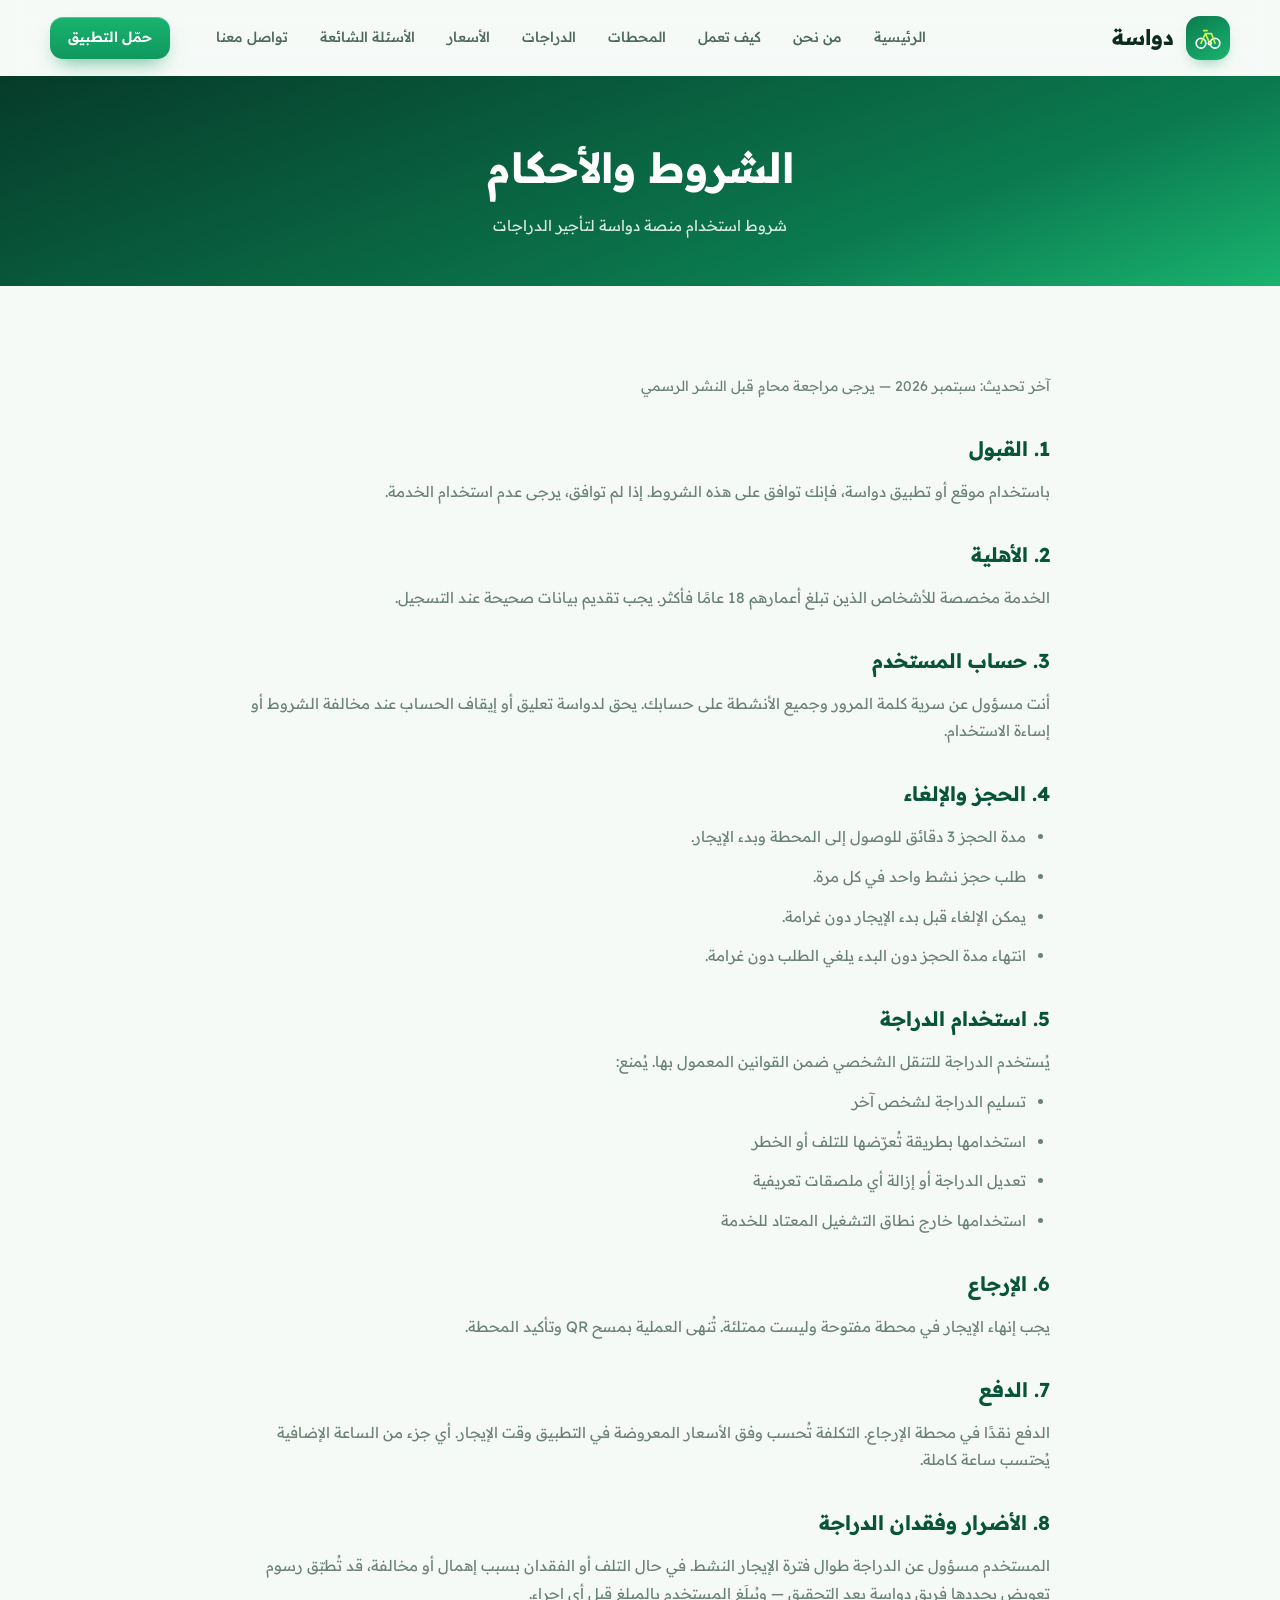
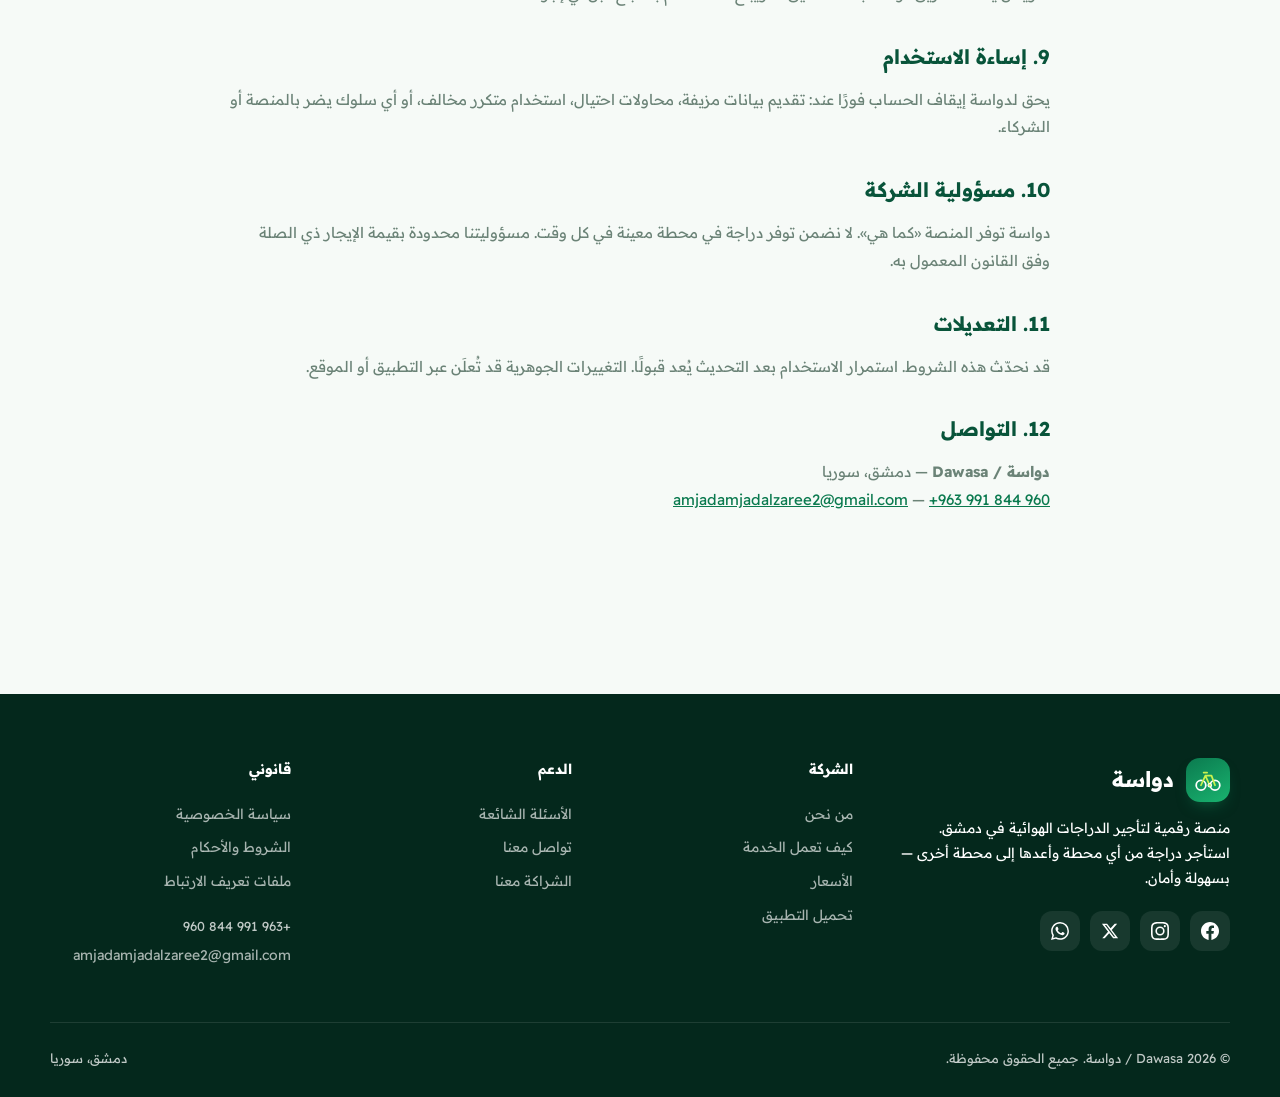
<file: terms.html>
<!DOCTYPE html>
<html lang="ar" dir="rtl">
<head>
<meta charset="UTF-8">
<meta name="viewport" content="width=device-width, initial-scale=1">
<title>الشروط والأحكام | دواسة</title>
<link rel="preconnect" href="https://fonts.googleapis.com">
<link rel="preconnect" href="https://fonts.gstatic.com" crossorigin>
<link href="https://fonts.googleapis.com/css2?family=Readex+Pro:wght@300;400;500;600;700&display=swap" rel="stylesheet">
<link rel="stylesheet" href="css/style.css">
</head>
<body>
<header class="site-header" id="site-header"></header>
<main>
  <section class="page-hero"><div class="container"><h1>الشروط والأحكام</h1><p>شروط استخدام منصة دواسة لتأجير الدراجات</p></div></section>
  <section class="section"><div class="container prose">
    <p class="meta">آخر تحديث: سبتمبر 2026 — يرجى مراجعة محامٍ قبل النشر الرسمي</p>

    <h2>1. القبول</h2>
    <p>باستخدام موقع أو تطبيق دواسة، فإنك توافق على هذه الشروط. إذا لم توافق، يرجى عدم استخدام الخدمة.</p>

    <h2>2. الأهلية</h2>
    <p>الخدمة مخصصة للأشخاص الذين تبلغ أعمارهم 18 عامًا فأكثر. يجب تقديم بيانات صحيحة عند التسجيل.</p>

    <h2>3. حساب المستخدم</h2>
    <p>أنت مسؤول عن سرية كلمة المرور وجميع الأنشطة على حسابك. يحق لدواسة تعليق أو إيقاف الحساب عند مخالفة الشروط أو إساءة الاستخدام.</p>

    <h2>4. الحجز والإلغاء</h2>
    <ul>
      <li>مدة الحجز 3 دقائق للوصول إلى المحطة وبدء الإيجار.</li>
      <li>طلب حجز نشط واحد في كل مرة.</li>
      <li>يمكن الإلغاء قبل بدء الإيجار دون غرامة.</li>
      <li>انتهاء مدة الحجز دون البدء يلغي الطلب دون غرامة.</li>
    </ul>

    <h2>5. استخدام الدراجة</h2>
    <p>يُستخدم الدراجة للتنقل الشخصي ضمن القوانين المعمول بها. يُمنع:</p>
    <ul>
      <li>تسليم الدراجة لشخص آخر</li>
      <li>استخدامها بطريقة تُعرّضها للتلف أو الخطر</li>
      <li>تعديل الدراجة أو إزالة أي ملصقات تعريفية</li>
      <li>استخدامها خارج نطاق التشغيل المعتاد للخدمة</li>
    </ul>

    <h2>6. الإرجاع</h2>
    <p>يجب إنهاء الإيجار في محطة مفتوحة وليست ممتلئة. تُنهى العملية بمسح QR وتأكيد المحطة.</p>

    <h2>7. الدفع</h2>
    <p>الدفع نقدًا في محطة الإرجاع. التكلفة تُحسب وفق الأسعار المعروضة في التطبيق وقت الإيجار. أي جزء من الساعة الإضافية يُحتسب ساعة كاملة.</p>

    <h2>8. الأضرار وفقدان الدراجة</h2>
    <p>المستخدم مسؤول عن الدراجة طوال فترة الإيجار النشط. في حال التلف أو الفقدان بسبب إهمال أو مخالفة، قد تُطبّق رسوم تعويض يحددها فريق دواسة بعد التحقيق — ويُبلَغ المستخدم بالمبلغ قبل أي إجراء.</p>

    <h2>9. إساءة الاستخدام</h2>
    <p>يحق لدواسة إيقاف الحساب فورًا عند: تقديم بيانات مزيفة، محاولات احتيال، استخدام متكرر مخالف، أو أي سلوك يضر بالمنصة أو الشركاء.</p>

    <h2>10. مسؤولية الشركة</h2>
    <p>دواسة توفر المنصة «كما هي». لا نضمن توفر دراجة في محطة معينة في كل وقت. مسؤوليتنا محدودة بقيمة الإيجار ذي الصلة وفق القانون المعمول به.</p>

    <h2>11. التعديلات</h2>
    <p>قد نحدّث هذه الشروط. استمرار الاستخدام بعد التحديث يُعد قبولًا. التغييرات الجوهرية قد تُعلَن عبر التطبيق أو الموقع.</p>

    <h2>12. التواصل</h2>
    <p><strong>دواسة / Dawasa</strong> — دمشق، سوريا<br>
    <a href="mailto:amjadamjadalzaree2@gmail.com">amjadamjadalzaree2@gmail.com</a> — <a href="tel:+963991844960">+963 991 844 960</a></p>
  </div></section>
</main>
<footer class="site-footer" id="site-footer"></footer>
<script src="js/main.js"></script>
</body>
</html>
</file>
<file: css/style.css>
/* Dawasa — Corporate Website */
:root {
  --g950: #04281C;
  --g900: #063B2A;
  --g800: #08543A;
  --g700: #0B7A4F;
  --g600: #10985F;
  --g500: #19B36F;
  --g400: #4CCB92;
  --g200: #BDEBD3;
  --g100: #DDF5E7;
  --g50: #F2FBF6;
  --lime: #C9F24F;
  --ink: #0D2A1F;
  --mut: #6B8377;
  --line: #E2EEE7;
  --bg: #F6FAF7;
  --card: #fff;
  --amber: #F5A524;
  --amber-bg: #FFF4DD;
  --red: #E5484D;
  --shadow: 0 8px 32px -12px rgba(6, 59, 42, 0.18);
  --shadow-lg: 0 24px 48px -20px rgba(6, 59, 42, 0.28);
  --ease: cubic-bezier(0.2, 0.8, 0.2, 1);
  --header-h: 76px;
  --max: 1180px;
  --radius: 20px;
}

*, *::before, *::after { box-sizing: border-box; margin: 0; padding: 0; }
html { scroll-behavior: smooth; }
body {
  font-family: 'Readex Pro', 'Segoe UI', Tahoma, sans-serif;
  color: var(--ink);
  background: var(--bg);
  line-height: 1.7;
  font-size: 15px;
  overflow-x: hidden;
}
img, svg { display: block; max-width: 100%; }
a { color: var(--g700); text-decoration: none; transition: color 0.2s; }
a:hover { color: var(--g500); }
button, input, select, textarea { font: inherit; color: inherit; }
button { border: 0; background: none; cursor: pointer; }
:focus-visible { outline: 2px solid var(--g500); outline-offset: 2px; }

.container { width: min(var(--max), calc(100% - 40px)); margin-inline: auto; }
.section { padding: 88px 0; }
.section-sm { padding: 56px 0; }
.section-title { font-size: clamp(1.75rem, 4vw, 2.35rem); font-weight: 700; margin-bottom: 12px; line-height: 1.3; }
.section-sub { color: var(--mut); font-size: 1.05rem; max-width: 620px; margin-bottom: 40px; }
.section-sub.center { margin-inline: auto; text-align: center; }
.eyebrow {
  display: inline-flex; align-items: center; gap: 8px;
  font-size: 13px; font-weight: 600; color: var(--g700);
  background: var(--g100); padding: 6px 14px; border-radius: 99px; margin-bottom: 16px;
}
.eyebrow .dot { width: 7px; height: 7px; border-radius: 50%; background: var(--lime); }

/* Buttons */
.btn {
  display: inline-flex; align-items: center; justify-content: center; gap: 8px;
  height: 52px; padding: 0 24px; border-radius: 16px;
  background: linear-gradient(180deg, var(--g500), var(--g600));
  color: #fff; font-weight: 600; font-size: 15px;
  box-shadow: 0 10px 20px -8px rgba(16, 152, 95, 0.65), inset 0 1px 0 rgba(255,255,255,0.25);
  transition: transform 0.15s var(--ease), filter 0.2s;
  white-space: nowrap;
}
.btn:hover { filter: brightness(1.05); color: #fff; }
.btn:active { transform: scale(0.97); }
.btn.ghost {
  background: #fff; color: var(--g700);
  box-shadow: inset 0 0 0 1.5px var(--g200);
}
.btn.lime { background: var(--lime); color: var(--g950); box-shadow: 0 10px 20px -8px rgba(120,160,0,0.5); }
.btn.sm { height: 42px; padding: 0 18px; font-size: 14px; border-radius: 13px; }
.btn-group { display: flex; flex-wrap: wrap; gap: 12px; }

/* Header */
.site-header {
  position: fixed; top: 0; left: 0; right: 0; z-index: 100;
  height: var(--header-h);
  background: rgba(246, 250, 247, 0.88);
  backdrop-filter: blur(12px);
  border-bottom: 1px solid transparent;
  transition: border-color 0.3s, box-shadow 0.3s;
}
.site-header.scrolled { border-color: var(--line); box-shadow: var(--shadow); }
.header-inner {
  height: 100%; display: flex; align-items: center; gap: 24px;
}
.brand { display: flex; align-items: center; gap: 12px; color: var(--ink); font-weight: 700; font-size: 1.35rem; flex-shrink: 0; }
.brand:hover { color: var(--ink); }
.brand-icon {
  width: 44px; height: 44px; border-radius: 14px;
  background: linear-gradient(150deg, var(--g700), var(--g500));
  display: grid; place-items: center;
  box-shadow: 0 8px 16px -8px rgba(16, 152, 95, 0.6);
}
.brand-icon svg { width: 28px; height: 28px; }
.nav { display: flex; align-items: center; gap: 4px; margin-inline-start: auto; }
.nav a {
  padding: 8px 14px; border-radius: 12px; font-size: 14px; font-weight: 500; color: #4E6A5D;
  transition: background 0.2s, color 0.2s;
}
.nav a:hover, .nav a.active { background: var(--g100); color: var(--g800); }
.header-cta { margin-inline-start: 8px; }
.menu-toggle {
  display: none; width: 44px; height: 44px; border-radius: 12px;
  align-items: center; justify-content: center; color: var(--g700);
  margin-inline-start: auto;
}
.menu-toggle svg { width: 24px; height: 24px; stroke: currentColor; fill: none; stroke-width: 2; stroke-linecap: round; }

.mobile-nav {
  display: none; position: fixed; inset: 0; z-index: 99;
  background: rgba(4, 40, 28, 0.45); backdrop-filter: blur(4px);
  opacity: 0; pointer-events: none; transition: opacity 0.3s;
}
.mobile-nav.open { opacity: 1; pointer-events: auto; }
.mobile-panel {
  position: absolute; top: 0; inset-inline-end: 0; width: min(320px, 88vw); height: 100%;
  background: #fff; padding: 24px; overflow-y: auto;
  transform: translateX(100%); transition: transform 0.35s var(--ease);
  box-shadow: var(--shadow-lg);
}
[dir="rtl"] .mobile-panel { transform: translateX(-100%); }
.mobile-nav.open .mobile-panel { transform: none; }
.mobile-panel a {
  display: block; padding: 14px 12px; border-radius: 12px;
  font-weight: 500; color: var(--ink); border-bottom: 1px solid var(--line);
}
.mobile-panel a:hover { background: var(--g50); }
.mobile-panel .btn { width: 100%; margin-top: 20px; }

main { padding-top: var(--header-h); min-height: calc(100vh - 320px); }

/* Hero */
.hero {
  position: relative; overflow: hidden;
  padding: 72px 0 96px;
  background:
    radial-gradient(900px 500px at 15% 10%, #D4F3E1 0, transparent 60%),
    radial-gradient(800px 500px at 90% 90%, #E6F7C9 0, transparent 60%),
    var(--bg);
}
.hero-grid { display: grid; grid-template-columns: 1fr 1fr; gap: 48px; align-items: center; }
.hero h1 {
  font-size: clamp(2.2rem, 5vw, 3.4rem); font-weight: 700; line-height: 1.2;
  margin-bottom: 18px;
}
.hero h1 em { font-style: normal; color: var(--g600); }
.hero-lead { font-size: 1.1rem; color: var(--mut); margin-bottom: 32px; max-width: 520px; line-height: 1.8; }
.hero-visual { position: relative; display: flex; justify-content: center; }





/* Stats strip */
.stats-strip {
  display: grid; grid-template-columns: repeat(4, 1fr); gap: 16px;
  margin-top: -48px; position: relative; z-index: 2;
}
.stat-card {
  background: #fff; border-radius: var(--radius); padding: 24px 20px;
  box-shadow: var(--shadow); text-align: center;
}
.stat-card .ic {
  width: 48px; height: 48px; border-radius: 16px; margin: 0 auto 12px;
  background: var(--g100); color: var(--g700);
  display: grid; place-items: center;
}
.stat-card .ic svg { width: 24px; height: 24px; stroke: currentColor; fill: none; stroke-width: 1.8; }
.stat-card b { display: block; font-size: 2rem; font-weight: 700; color: var(--g800); line-height: 1.1; }
.stat-card span { font-size: 13px; color: var(--mut); }

/* Cards & grids */
.grid-2 { display: grid; grid-template-columns: repeat(2, 1fr); gap: 24px; }
.grid-3 { display: grid; grid-template-columns: repeat(3, 1fr); gap: 24px; }
.grid-4 { display: grid; grid-template-columns: repeat(4, 1fr); gap: 20px; }
.card {
  background: var(--card); border-radius: var(--radius); padding: 28px 24px;
  box-shadow: var(--shadow); transition: transform 0.25s var(--ease), box-shadow 0.25s;
}
.card:hover { transform: translateY(-4px); box-shadow: var(--shadow-lg); }
.card .ic {
  width: 52px; height: 52px; border-radius: 16px; margin-bottom: 16px;
  background: var(--g100); color: var(--g700);
  display: grid; place-items: center;
}
.card .ic svg { width: 26px; height: 26px; stroke: currentColor; fill: none; stroke-width: 1.8; stroke-linecap: round; stroke-linejoin: round; }
.card h3 { font-size: 1.15rem; font-weight: 600; margin-bottom: 8px; }
.card p { color: var(--mut); font-size: 14px; line-height: 1.75; }

/* Steps */
.steps { display: grid; grid-template-columns: repeat(4, 1fr); gap: 20px; counter-reset: step; }
.step {
  position: relative; padding: 24px 20px; background: #fff;
  border-radius: var(--radius); box-shadow: var(--shadow);
}
.step::before {
  counter-increment: step; content: counter(step);
  width: 36px; height: 36px; border-radius: 12px;
  background: var(--g700); color: #fff; font-weight: 700;
  display: grid; place-items: center; margin-bottom: 14px; font-size: 15px;
}
.step h3 { font-size: 1rem; font-weight: 600; margin-bottom: 6px; }
.step p { font-size: 13px; color: var(--mut); line-height: 1.7; }

/* Pricing */
.price-hero {
  background: linear-gradient(155deg, var(--g900), var(--g700) 62%, var(--g500));
  color: #fff; border-radius: 28px; padding: 48px 40px;
  display: grid; grid-template-columns: 1fr 1fr; gap: 40px; align-items: center;
  box-shadow: var(--shadow-lg); margin-bottom: 40px;
}
.price-hero h2 { font-size: 2rem; margin-bottom: 12px; }
.price-hero p { opacity: 0.85; line-height: 1.8; }
.price-boxes { display: flex; gap: 16px; }
.price-box {
  flex: 1; background: rgba(255,255,255,0.12); border-radius: 20px;
  padding: 24px 20px; backdrop-filter: blur(6px); text-align: center;
}
.price-box small { opacity: 0.8; font-size: 13px; }
.price-box b { display: block; font-size: 2.5rem; font-weight: 700; margin-top: 4px; }
.price-box b span { font-size: 14px; font-weight: 500; opacity: 0.85; }
.price-table { width: 100%; border-collapse: collapse; background: #fff; border-radius: var(--radius); overflow: hidden; box-shadow: var(--shadow); }
.price-table th, .price-table td { padding: 16px 20px; text-align: start; border-bottom: 1px solid var(--line); }
.price-table th { background: var(--g50); font-size: 13px; color: var(--mut); font-weight: 500; }
.price-table tr:last-child td { border-bottom: 0; }

/* FAQ */
.faq-hero {
  position: relative; overflow: hidden; text-align: start;
  padding: 72px 0 76px;
  background:
    radial-gradient(450px 330px at 15% 20%, rgba(76, 203, 146, 0.24), transparent 72%),
    linear-gradient(120deg, var(--g950), var(--g800) 62%, var(--g700));
}
.faq-hero::after {
  content: ''; position: absolute; width: 440px; height: 440px; border: 1px solid rgba(255,255,255,0.08);
  border-radius: 50%; inset-inline-end: -220px; bottom: -300px; pointer-events: none;
}
.faq-hero-content { display: flex; justify-content: space-between; align-items: center; gap: 40px; position: relative; z-index: 1; }
.faq-hero-copy { max-width: 620px; }
.faq-hero-label {
  display: inline-flex; align-items: center; gap: 9px; margin-bottom: 18px; padding: 7px 14px;
  border: 1px solid rgba(255,255,255,0.2); border-radius: 99px;
  color: #DDF5E7; font-size: 13px; font-weight: 500; background: rgba(255,255,255,0.08);
}
.faq-hero-label span { width: 7px; height: 7px; border-radius: 50%; background: var(--lime); box-shadow: 0 0 12px rgba(201,242,79,0.7); }
.faq-hero h1 { font-size: clamp(2.2rem, 5vw, 3.4rem); line-height: 1.2; margin-bottom: 16px; }
.faq-hero h1 em { color: var(--lime); font-style: normal; }
.faq-hero p { max-width: 510px; margin: 0; opacity: 0.82; font-size: 1.05rem; line-height: 1.9; }
.faq-hero-link { display: inline-flex; align-items: center; gap: 10px; margin-top: 26px; color: #fff; font-size: 14px; font-weight: 600; }
.faq-hero-link:hover { color: var(--lime); }
.faq-hero-link span { font-size: 18px; transition: transform 0.2s; }
.faq-hero-link:hover span { transform: translateY(3px); }
.faq-hero-art { position: relative; display: grid; place-items: center; width: 210px; height: 210px; flex: 0 0 210px; margin-inline-end: 50px; }
.faq-hero-orbit { position: absolute; inset: 8px; border: 1px solid rgba(255,255,255,0.24); border-radius: 50%; }
.faq-hero-orbit::before, .faq-hero-orbit::after { content: ''; position: absolute; border: 1px solid rgba(255,255,255,0.16); border-radius: 50%; }
.faq-hero-orbit::before { inset: 15px; }
.faq-hero-orbit::after { inset: 31px; }
.faq-hero-mark { position: relative; z-index: 1; display: grid; place-items: center; width: 108px; height: 108px; border-radius: 34px; background: linear-gradient(145deg, #fff, #DDF5E7); color: var(--g700); font-size: 66px; font-weight: 600; line-height: 1; box-shadow: 0 22px 42px rgba(0,0,0,0.2); transform: rotate(-8deg); }
.faq-hero-spark { position: absolute; width: 10px; height: 10px; border-radius: 50%; background: var(--lime); box-shadow: 0 0 18px rgba(201,242,79,0.7); }
.faq-hero-spark-one { top: 15px; inset-inline-start: 42px; }
.faq-hero-spark-two { bottom: 28px; inset-inline-end: 18px; width: 7px; height: 7px; }
.faq-section { background: linear-gradient(180deg, var(--bg), #fff 55%); }
.faq-heading { max-width: 780px; margin: 0 auto 34px; }
.faq-heading .section-sub { margin-bottom: 0; }
.faq-list { max-width: 780px; margin: 0 auto; }
.faq-item {
  background: #fff; border: 1px solid var(--line); border-radius: 18px; margin-bottom: 12px;
  box-shadow: 0 5px 18px -12px rgba(6, 59, 42, 0.25); overflow: hidden;
  transition: border-color 0.25s, box-shadow 0.25s, transform 0.25s var(--ease);
}
.faq-item:hover { border-color: var(--g200); transform: translateY(-1px); }
.faq-item.open { border-color: var(--g200); box-shadow: var(--shadow); }
.faq-q {
  width: 100%; display: flex; justify-content: flex-start; align-items: center; gap: 14px;
  padding: 19px 20px; text-align: start; font-weight: 600; font-size: 15px; line-height: 1.6;
}
.faq-number { color: var(--g600); background: var(--g50); min-width: 38px; height: 38px; border-radius: 12px; display: grid; place-items: center; font-size: 11px; font-weight: 700; transition: background 0.25s, color 0.25s; }
.faq-question-text { flex: 1; }
.faq-chevron { width: 34px; height: 34px; flex: 0 0 34px; display: grid; place-items: center; color: var(--g600); background: var(--g50); border-radius: 50%; transition: background 0.25s, color 0.25s; }
.faq-q svg { width: 18px; height: 18px; stroke: currentColor; fill: none; stroke-width: 2; transition: transform 0.3s; }
.faq-q:hover .faq-question-text, .faq-item.open .faq-question-text { color: var(--g800); }
.faq-item.open .faq-number, .faq-item.open .faq-chevron { background: var(--g700); color: #fff; }
.faq-item.open .faq-q svg { transform: rotate(180deg); }
.faq-a { max-height: 0; overflow: hidden; transition: max-height 0.35s var(--ease); }
.faq-a-inner { margin: 0 20px; padding: 0 52px 20px 8px; border-top: 1px solid transparent; color: var(--mut); font-size: 14px; line-height: 1.9; }
.faq-item.open .faq-a-inner { border-top-color: var(--line); padding-top: 15px; }
.faq-item.open .faq-a { max-height: 400px; }
.faq-contact { max-width: 780px; margin: 36px auto 0; padding: 24px 28px; display: flex; align-items: center; gap: 18px; background: var(--g50); border: 1px solid var(--g100); border-radius: 20px; }
.faq-contact-icon { width: 48px; height: 48px; display: grid; place-items: center; flex: 0 0 48px; border-radius: 15px; color: var(--g700); background: #fff; }
.faq-contact-icon svg { width: 23px; height: 23px; fill: none; stroke: currentColor; stroke-width: 1.7; stroke-linecap: round; stroke-linejoin: round; }
.faq-contact-copy { flex: 1; }
.faq-contact-copy h2 { font-size: 1rem; margin-bottom: 3px; }
.faq-contact-copy p { color: var(--mut); font-size: 13px; }
.faq-contact-button { height: 44px; padding-inline: 18px; border-radius: 13px; font-size: 13px; }
.faq-contact-button span { font-size: 17px; }

@media (max-width: 768px) {
  .faq-hero { text-align: center; padding: 56px 0; }
  .faq-hero-content { justify-content: center; }
  .faq-hero-copy { margin-inline: auto; }
  .faq-hero p { margin-inline: auto; }
  .faq-hero-art { display: none; }
  .faq-heading { text-align: center; }
  .faq-heading .section-sub { margin-inline: auto; }
  .faq-contact { padding: 22px; flex-wrap: wrap; }
  .faq-contact-button { margin-inline-start: auto; }
}
@media (max-width: 480px) {
  .faq-q { gap: 10px; padding: 16px 14px; font-size: 14px; }
  .faq-number { min-width: 32px; height: 32px; border-radius: 10px; font-size: 10px; }
  .faq-chevron { width: 30px; height: 30px; flex-basis: 30px; }
  .faq-a-inner { margin-inline: 14px; padding-inline: 42px 4px; font-size: 13px; }
  .faq-contact { gap: 12px; }
  .faq-contact-copy { flex-basis: calc(100% - 64px); }
  .faq-contact-button { width: 100%; margin-inline-start: 0; }
}

/* Forms */
.form-card { background: #fff; border-radius: var(--radius); padding: 32px; box-shadow: var(--shadow); }
.field { margin-bottom: 16px; }
.field label { display: block; font-size: 13px; color: var(--mut); margin-bottom: 6px; font-weight: 500; }
.field input, .field select, .field textarea {
  width: 100%; height: 50px; border: 1.5px solid var(--line); border-radius: 14px;
  padding: 0 14px; background: #fff; outline: none; transition: border-color 0.2s, box-shadow 0.2s;
}
.field textarea { height: 120px; padding: 12px 14px; resize: vertical; }
.field input:focus, .field select:focus, .field textarea:focus {
  border-color: var(--g500); box-shadow: 0 0 0 4px rgba(25, 179, 111, 0.12);
}
.field.err input, .field.err textarea, .field.err select { border-color: var(--red); }
.field .err-msg { font-size: 12px; color: var(--red); margin-top: 4px; display: none; }
.field.err .err-msg { display: block; }
.form-row { display: grid; grid-template-columns: 1fr 1fr; gap: 16px; }

/* Legal / prose */
.prose { max-width: 820px; margin: 0 auto; }
.prose h1 { font-size: 2rem; margin-bottom: 8px; }
.prose .meta { color: var(--mut); font-size: 14px; margin-bottom: 32px; }
.prose h2 { font-size: 1.25rem; margin: 32px 0 12px; color: var(--g800); }
.prose h3 { font-size: 1.05rem; margin: 20px 0 8px; }
.prose p, .prose li { color: var(--mut); line-height: 1.85; margin-bottom: 12px; }
.prose ul, .prose ol { padding-inline-start: 24px; margin-bottom: 16px; }
.prose a { text-decoration: underline; }
.lang-toggle {
  display: inline-flex; gap: 4px; background: var(--g100); padding: 4px;
  border-radius: 12px; margin-bottom: 24px;
}
.lang-toggle button {
  padding: 8px 16px; border-radius: 10px; font-size: 13px; font-weight: 600; color: var(--mut);
}
.lang-toggle button.on { background: #fff; color: var(--g800); box-shadow: var(--shadow); }
.prose[hidden] { display: none !important; }

/* Page hero (inner pages) */
.page-hero {
  padding: 56px 0 48px;
  background: linear-gradient(160deg, var(--g900), var(--g700) 70%, var(--g500));
  color: #fff; text-align: center;
}
.page-hero h1 { font-size: clamp(1.8rem, 4vw, 2.6rem); margin-bottom: 10px; }
.page-hero p { opacity: 0.85; max-width: 560px; margin: 0 auto; }

/* CTA band */
.cta-band {
  background: linear-gradient(120deg, var(--g900), var(--g700));
  color: #fff; border-radius: 28px; padding: 48px 40px;
  display: flex; align-items: center; justify-content: space-between; gap: 32px;
  box-shadow: var(--shadow-lg);
}
.cta-band h2 { font-size: 1.75rem; margin-bottom: 8px; }
.cta-band p { opacity: 0.85; }

/* Bike types */
.bike-card { text-align: center; }
.bike-card .bike-art {
  height: 160px; display: grid; place-items: center; margin-bottom: 16px;
  background: var(--g50); border-radius: 18px;
}
.bike-card .tag {
  display: inline-block; font-size: 12px; font-weight: 600;
  padding: 4px 12px; border-radius: 99px; background: var(--g100); color: var(--g700);
  margin-bottom: 8px;
}

/* Download */
.store-btns { display: flex; flex-wrap: wrap; gap: 14px; justify-content: center; }
.store-btn {
  display: inline-flex; align-items: center; gap: 12px;
  background: var(--g950); color: #fff; padding: 12px 22px; border-radius: 16px;
  transition: transform 0.15s, filter 0.2s;
}
.store-btn:hover { color: #fff; filter: brightness(1.1); transform: translateY(-2px); }
.store-btn svg { width: 28px; height: 28px; fill: currentColor; }
.store-btn small { display: block; font-size: 11px; opacity: 0.75; }
.store-btn b { display: block; font-size: 15px; }
.qr-box {
  width: 180px; height: 180px; margin: 0 auto 16px;
  background: #fff; border-radius: 20px; padding: 16px; box-shadow: var(--shadow);
}

/* Footer */
.site-footer {
  background: var(--g950); color: rgba(255,255,255,0.75);
  padding: 64px 0 28px; margin-top: 80px;
}
.footer-grid { display: grid; grid-template-columns: 1.4fr repeat(3, 1fr); gap: 40px; margin-bottom: 48px; }
.footer-brand { color: #fff; }
.footer-brand .brand { color: #fff; margin-bottom: 14px; }
.footer-brand p { font-size: 14px; line-height: 1.8; margin-bottom: 20px; }
.social { display: flex; gap: 10px; }
.social a {
  width: 40px; height: 40px; border-radius: 12px;
  background: rgba(255,255,255,0.08); color: #fff;
  display: grid; place-items: center; transition: background 0.2s;
}
.social a:hover { background: var(--g600); color: #fff; }
.social svg { width: 18px; height: 18px; fill: currentColor; }
.footer-col h4 { color: #fff; font-size: 14px; margin-bottom: 16px; }
.footer-col a {
  display: block; font-size: 14px; color: rgba(255,255,255,0.65);
  padding: 5px 0; transition: color 0.2s;
}
.footer-col a:hover { color: var(--lime); }
.footer-bottom {
  border-top: 1px solid rgba(255,255,255,0.1); padding-top: 24px;
  display: flex; justify-content: space-between; align-items: center; gap: 16px;
  font-size: 13px; flex-wrap: wrap;
}


.hero-visual {
  position: relative;
  display: flex;
  justify-content: center;
  align-items: center;
}

.map-frame {
  position: relative;
  width: 100%;
  max-width: 600px;              /* الحد الأقصى على الشاشات الكبيرة */
  aspect-ratio: 3 / 2;           /* ← نسبة 15cm × 10cm بالضبط */
  padding: 10px;
  border-radius: 26px;
  background: linear-gradient(145deg, var(--g950) 0%, var(--g800) 55%, var(--g600) 100%);
  box-shadow:
    0 30px 60px -30px rgba(6, 59, 42, 0.45),
    0 12px 28px -12px rgba(6, 59, 42, 0.35),
    inset 0 1px 0 rgba(255, 255, 255, 0.35);
}

.map-frame::before {
  content: '';
  position: absolute;
  inset: 10px;
  border-radius: 18px;
  box-shadow:
    inset 0 0 0 1px rgba(255, 255, 255, 0.5),
    inset 0 0 20px rgba(6, 59, 42, 0.18);
  pointer-events: none;
  z-index: 2;
}

.map-frame::after {
  content: '';
  position: absolute;
  top: 18px;
  inset-inline-end: 18px;
  width: 10px;
  height: 10px;
  border-radius: 50%;
  background: var(--lime);
  box-shadow:
    0 0 0 4px rgba(201, 242, 79, 0.25),
    0 0 12px rgba(201, 242, 79, 0.6);
  z-index: 3;
  pointer-events: none;
}


/* ============================================================
   Hero — Level 1 Animations
   (نبضات المحطات + المسار المتحرك + الدخول المتدرّج)
   ============================================================ */

/* --- 1. الدخول المتدرّج لعناصر الـ Hero --- */
.hero-grid > div:first-child > * {
  opacity: 0;
  transform: translateY(18px);
  animation: heroIn 0.75s cubic-bezier(.2,.8,.2,1) forwards;
}
.hero-grid > div:first-child > *:nth-child(1) { animation-delay: 0.10s; }
.hero-grid > div:first-child > *:nth-child(2) { animation-delay: 0.22s; }
.hero-grid > div:first-child > *:nth-child(3) { animation-delay: 0.34s; }
.hero-grid > div:first-child > *:nth-child(4) { animation-delay: 0.46s; }

.hero-visual {
  opacity: 0;
  transform: translateY(28px);
  animation: heroIn 1s cubic-bezier(.2,.8,.2,1) 0.30s forwards;
}

@keyframes heroIn {
  to { opacity: 1; transform: translateY(0); }
}

/* --- 2. حاوية الخريطة (تحمل الصورة + الطبقات فوقها) --- */
.map-canvas {
  position: relative;
  width: 100%;
  height: 100%;
  border-radius: 16px;
  overflow: hidden;
  background: #E9F6EE;
  isolation: isolate;
}

.map-canvas > img {
  display: block;
  width: 100%;
  height: 100%;
  object-fit: cover;
  object-position: center;
}

/* --- 3. طبقة SVG (المسار + الدراجة) --- */
.map-overlay {
  position: absolute;
  inset: 0;
  width: 100%;
  height: 100%;
  pointer-events: none;
  z-index: 2;
}

.map-overlay path[id="heroRoute"] {
  opacity: 0.55;
  animation: routeGuide 3.5s ease-in-out infinite;
}
@keyframes routeGuide {
  0%, 100% { opacity: 0.45; }
  50%      { opacity: 0.75; }
}

.route-draw {
  stroke-dasharray: 850;
  stroke-dashoffset: 850;
  animation: routeDraw 4.5s cubic-bezier(.4,0,.2,1) 0.7s forwards;
  filter: drop-shadow(0 2px 6px rgba(22,163,74,.4));
}@keyframes routeDraw {
  to { stroke-dashoffset: 0; }
}
.route-bike {
  opacity: 0;
  animation: bikeIn 0.5s ease-out 2.4s forwards;
  filter: drop-shadow(0 4px 10px rgba(22,163,74,.45));
}
@keyframes bikeIn {
  to { opacity: 1; }
}

/* --- 4. نبضات المحطات --- */
.station-dot {
  position: absolute;
  width: 9px;
  height: 9px;
  border-radius: 2.5px;              /* مربّع صغير بحواف دائرية */
  background: #22c55e;
  border: 2px solid #ffffff;
  box-shadow:
    0 2px 6px rgba(22, 163, 74, .55),
    0 0 0 1px rgba(22, 163, 74, .15);
  transform: translate(-50%, -50%);
  z-index: 3;
  cursor: pointer;
  pointer-events: auto;
  transition: transform .25s ease, box-shadow .25s ease;
}

.station-dot:hover {
  transform: translate(-50%, -50%) scale(1.25);
  box-shadow:
    0 3px 10px rgba(22, 163, 74, .7),
    0 0 0 1px rgba(22, 163, 74, .3);
}

/* حلقة نبض دائرية حول المربع */
.station-dot::before {
  content: '';
  position: absolute;
  top: 50%;
  left: 50%;
  width: 100%;
  height: 100%;
  border-radius: 50%;
  border: 2px solid #22c55e;
  transform: translate(-50%, -50%) scale(1);
  animation: dotRing 2.8s ease-out infinite;
  pointer-events: none;
}
.station-dot::before {
  content: '';
  position: absolute;
  inset: -2.5px;
  border-radius: 50%;
  border: 2px solid #22c55e;
  animation: dotRing 2.6s ease-out infinite;
  pointer-events: none;
}

.station-dot::after {
  content: attr(data-name);
  position: absolute;
  bottom: calc(100% + 10px);
  left: 50%;
  transform: translateX(-50%) translateY(4px);
  background: #ffffff;
  color: #14532d;
  font-size: 11px;
  font-weight: 600;
  padding: 5px 9px;
  border-radius: 9px;
  white-space: nowrap;
  box-shadow: 0 8px 20px rgba(6, 59, 42, .22);
  opacity: 0;
  pointer-events: none;
  transition: opacity .25s ease, transform .25s ease;
  z-index: 5;
}

.station-dot:hover::after,
.station-dot:focus-visible::after {
  opacity: 1;
  transform: translateX(-50%) translateY(0);
}

/* تأخير مختلف لكل نبضة حتى لا تتزامن */
.station-dot:nth-of-type(1)::before { animation-delay: 0s;   }
.station-dot:nth-of-type(2)::before { animation-delay: 0.5s; }
.station-dot:nth-of-type(3)::before { animation-delay: 1.0s; }
.station-dot:nth-of-type(4)::before { animation-delay: 1.5s; }
.station-dot:nth-of-type(5)::before { animation-delay: 2.0s; }
@keyframes dotRing {
  0%   { transform: translate(-50%, -50%) scale(1);  opacity: 0.85; }
  100% { transform: translate(-50%, -50%) scale(3);  opacity: 0; }
}

/* --- 5. احترام تفضيل تقليل الحركة --- */
@media (prefers-reduced-motion: reduce) {
  .hero-grid > div:first-child > *,
  .hero-visual,
  .route-draw,
  .route-bike,
  .map-overlay path[id="heroRoute"] {
    animation: none !important;
    opacity: 1 !important;
    transform: none !important;
  }
  .route-draw { stroke-dashoffset: 0 !important; }
  .station-dot::before { animation: none !important; opacity: 0 !important; }
}

/* --- 6. تعديلات الجوال --- */
@media (max-width: 768px) {
  .station-dot {
    width: 11px;
    height: 11px;
    border-width: 2px;
  }
  .station-dot::after {
    font-size: 10px;
    padding: 4px 7px;
  }
  .route-draw { stroke-width: 4; }
}
/* Notice */
.notice {
  display: flex; gap: 12px; align-items: flex-start;
  padding: 14px 16px; border-radius: 14px; font-size: 14px; line-height: 1.7;
  background: var(--amber-bg); color: #7A4D00; margin-bottom: 20px;
}
.notice.green { background: var(--g100); color: var(--g800); }
.notice svg { width: 20px; height: 20px; flex-shrink: 0; stroke: currentColor; fill: none; stroke-width: 2; margin-top: 2px; }

/* Map placeholder */
.map-section { background: var(--g50); border-radius: var(--radius); padding: 48px 32px; text-align: center; }
.map-dots { display: flex; flex-wrap: wrap; gap: 12px; justify-content: center; margin-top: 24px; }
.map-dot {
  background: #fff; border-radius: 14px; padding: 12px 18px;
  box-shadow: var(--shadow); font-size: 13px; font-weight: 500;
}
.map-dot b { color: var(--g700); }

@media (max-width: 1024px) {
  .hero-grid, .price-hero, .grid-3, .grid-4, .steps, .stats-strip { grid-template-columns: repeat(2, 1fr); }
  .footer-grid { grid-template-columns: repeat(2, 1fr); }
}

/* ============================================================
   صورة QR — صفحة التحميل
   ============================================================ */

.qr-image-wrap {
  display: inline-flex;
  align-items: center;
  justify-content: center;
  width: 260px;
  height: 260px;
  margin: 0 auto 20px;
  padding: 20px;
  background: #ffffff;
  border-radius: 24px;
  box-shadow:
    0 20px 40px -20px rgba(6, 59, 42, 0.28),
    0 8px 16px -8px rgba(6, 59, 42, 0.18),
    inset 0 0 0 1px rgba(6, 59, 42, 0.06);
  position: relative;
}

.qr-image-wrap::before {
  content: '';
  position: absolute;
  inset: 0;
  border-radius: 24px;
  padding: 1.5px;
  background: linear-gradient(145deg, #22c55e, #15803d);
  -webkit-mask:
    linear-gradient(#000 0 0) content-box,
    linear-gradient(#000 0 0);
  -webkit-mask-composite: xor;
  mask-composite: exclude;
  pointer-events: none;
  opacity: 0.65;
}

.qr-image-wrap img {
  display: block;
  width: 100%;
  height: 100%;
  object-fit: contain;
  border-radius: 12px;
}

.qr-caption {
  color: var(--mut);
  font-size: 14px;
  line-height: 1.7;
  margin: 0 auto 32px;
  max-width: 420px;
}

/* تعديلات الجوال */
@media (max-width: 480px) {
  .qr-image-wrap {
    width: 220px;
    height: 220px;
    padding: 16px;
    border-radius: 20px;
  }
  .qr-caption { font-size: 13px; margin-bottom: 26px; }
}

@media (max-width: 768px) {
  .section { padding: 64px 0; }
  .nav, .header-cta { display: none; }
  .menu-toggle { display: flex; }
  .mobile-nav { display: block; }
  .hero-grid, .grid-2, .grid-3, .grid-4, .steps, .stats-strip, .price-hero, .footer-grid, .form-row, .cta-band { grid-template-columns: 1fr; flex-direction: column; text-align: center; }
  .hero-lead { margin-inline: auto; }
  .btn-group { justify-content: center; }
    .map-frame {
    max-width: 100%;
    padding: 8px;
    border-radius: 20px;
  }
  .map-frame::before { inset: 8px; border-radius: 14px; }
  .map-frame::after  { top: 14px; inset-inline-end: 14px; width: 8px; height: 8px; }
  .map-frame img     { border-radius: 13px; }
  .price-boxes { flex-direction: column; }
}
</file>
